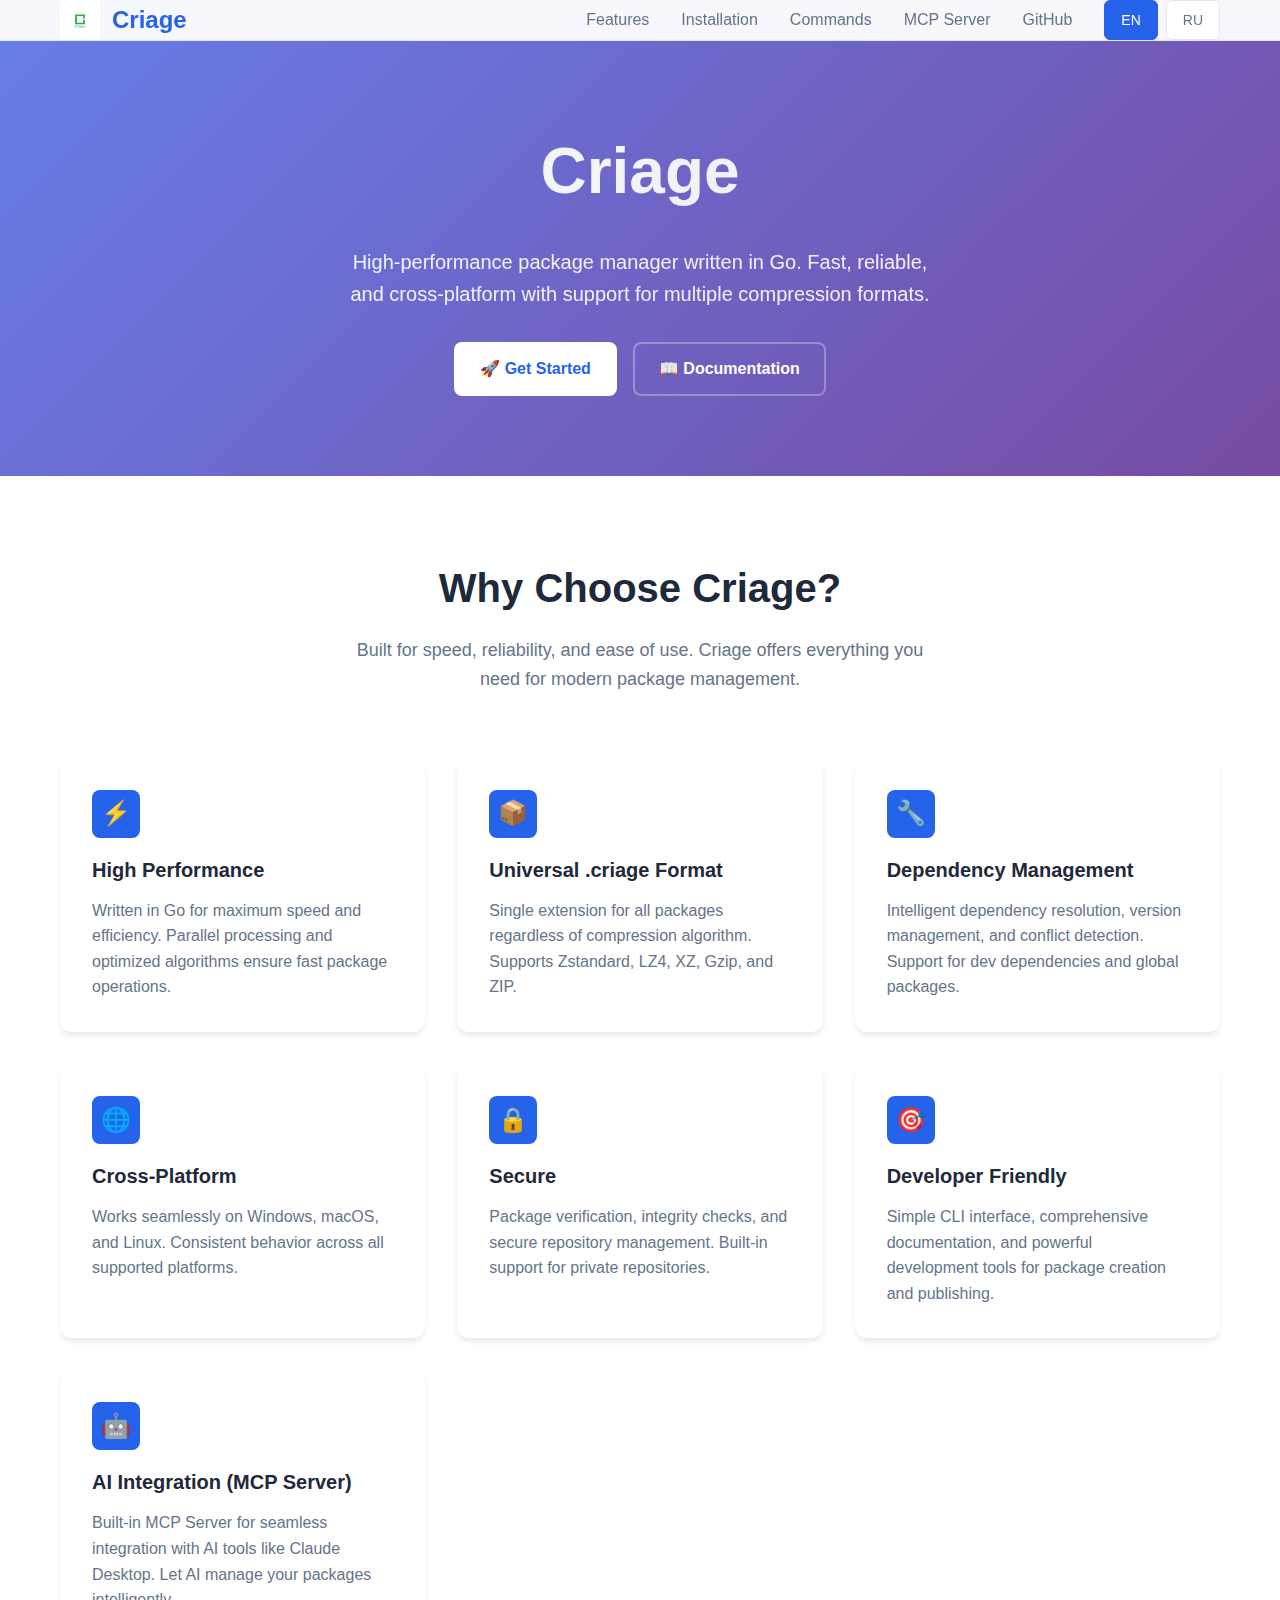
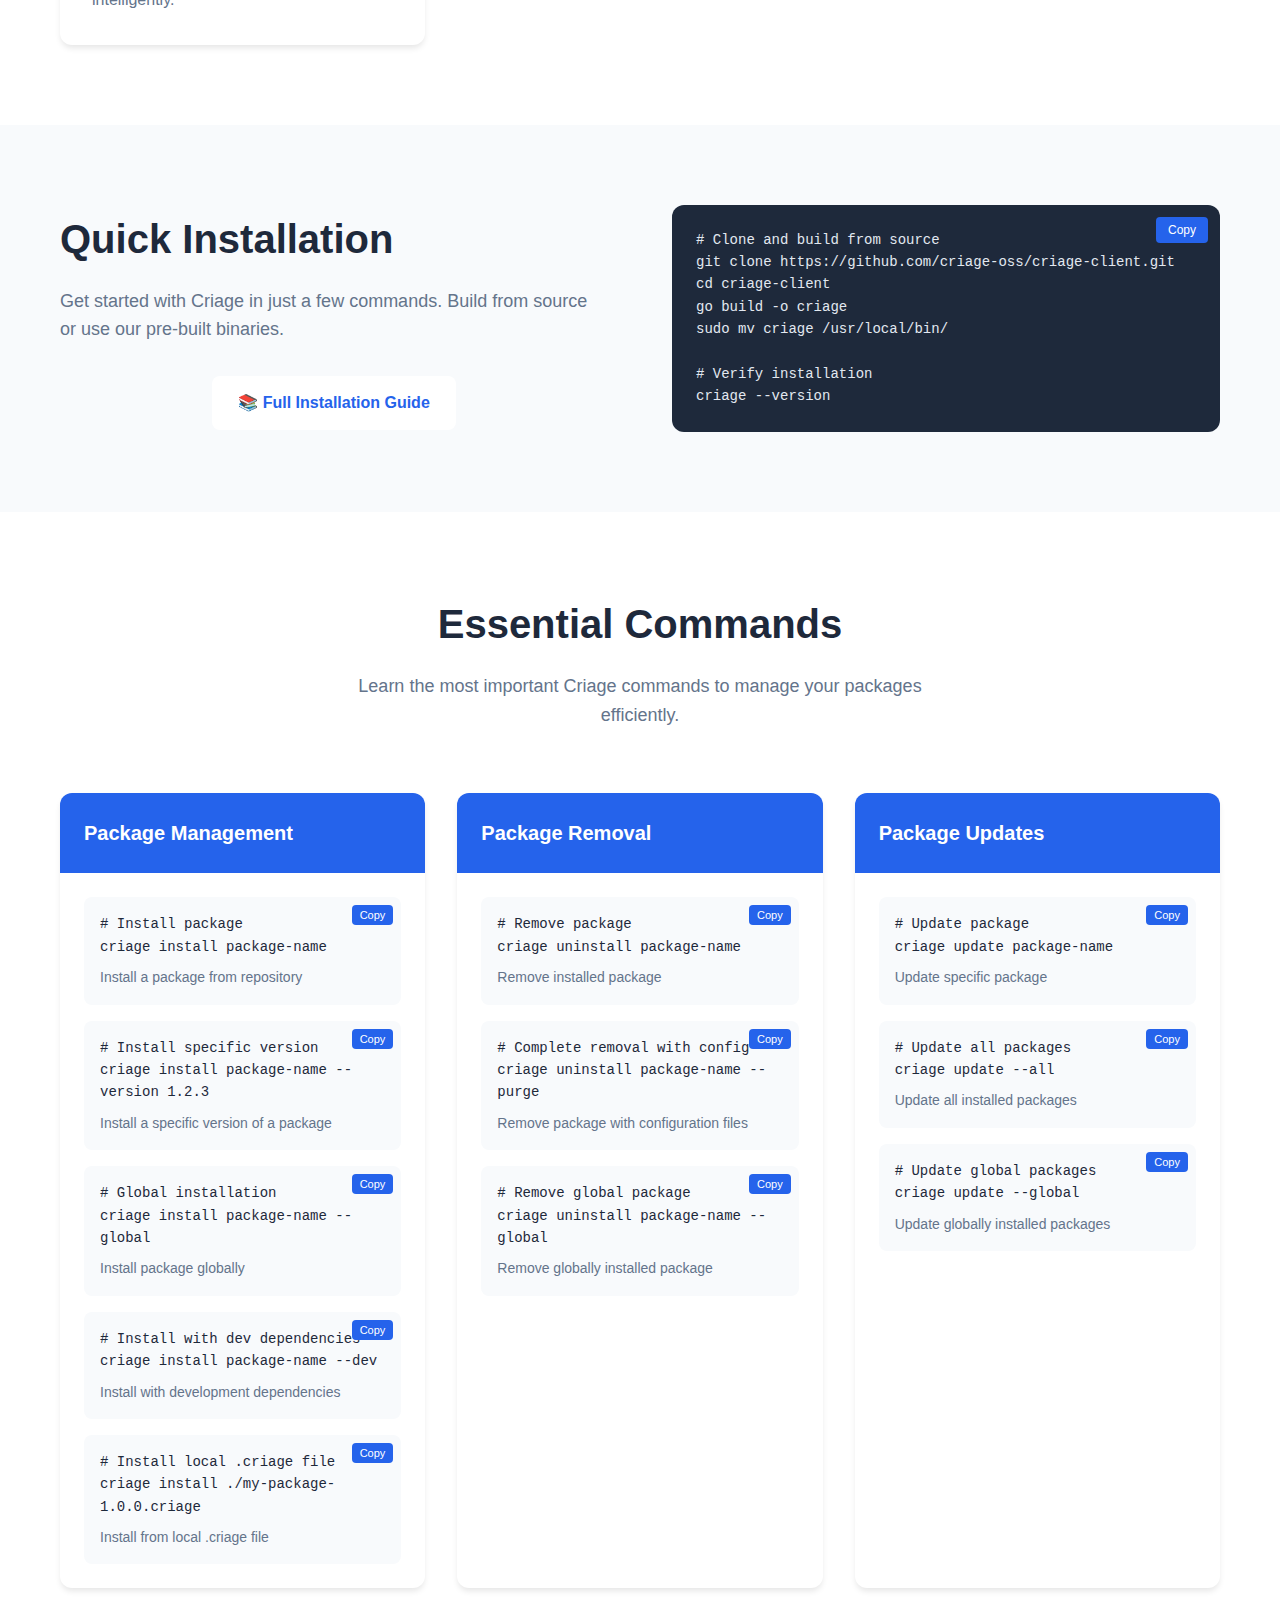
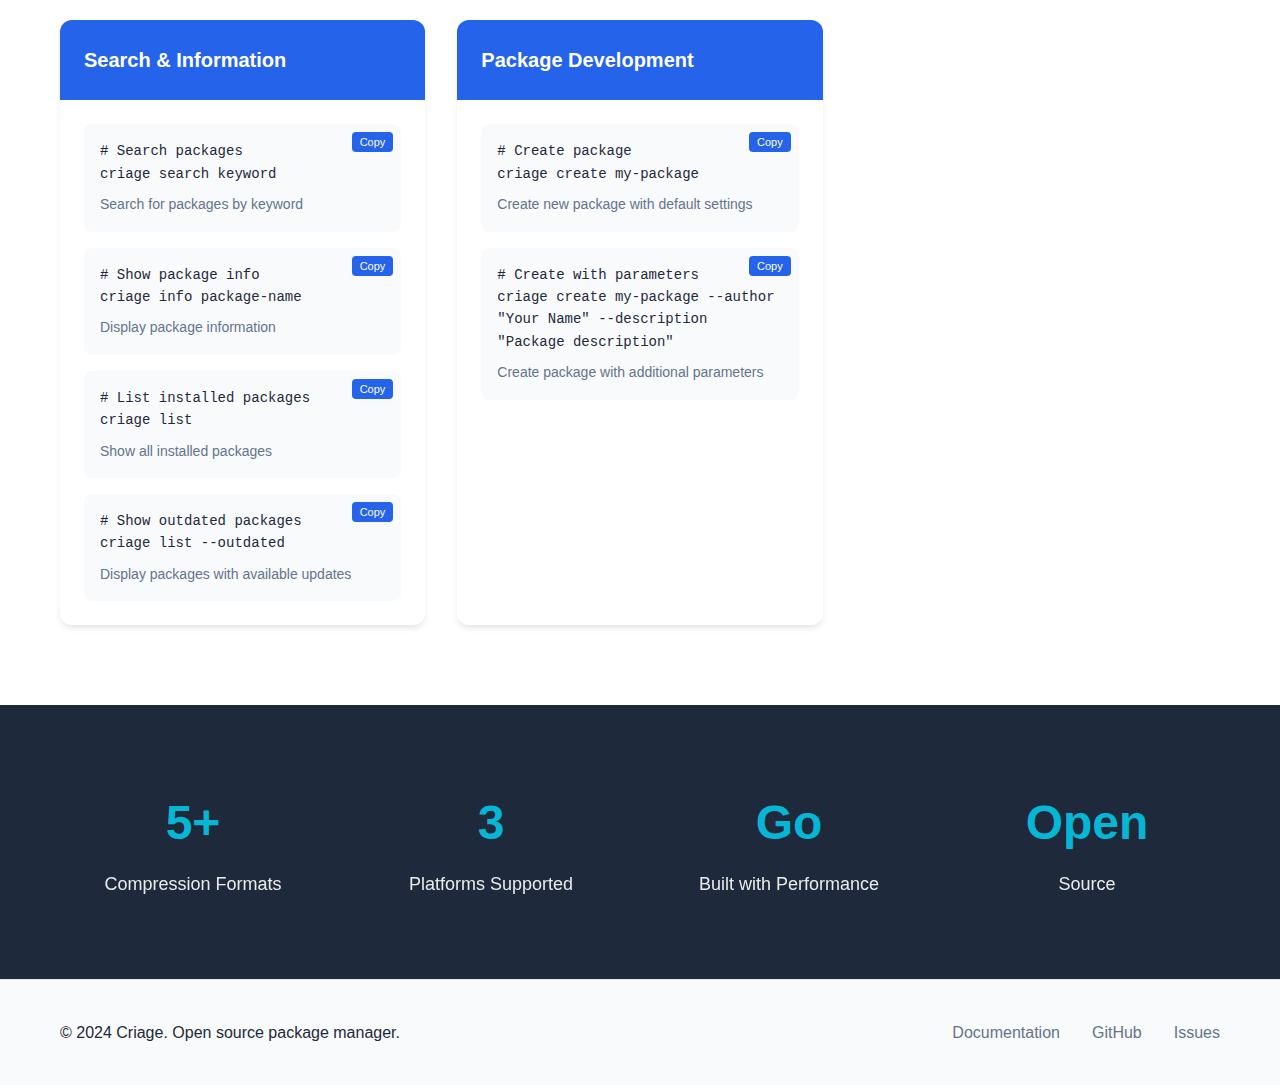
<file: docs/index.html>
<!DOCTYPE html>
<html lang="en">

<head>
    <meta charset="UTF-8">
    <meta name="viewport" content="width=device-width, initial-scale=1.0">
    <title>Criage - High-Performance Package Manager | Fast Go-Based Package Management</title>
    <meta name="description"
        content="Criage is a lightning-fast package manager written in Go with support for multiple compression formats, efficient dependency management, and seamless cross-platform compatibility. Perfect for developers who need speed and reliability.">
    <meta name="keywords"
        content="package manager, Go, Golang, dependency management, compression, cross platform, fast package manager, developer tools, software installation">
    <meta name="author" content="Criage Team">
    <meta name="robots" content="index, follow">
    <link rel="canonical" href="https://criage.ru/index.html">

    <!-- Open Graph / Facebook -->
    <meta property="og:type" content="website">
    <meta property="og:url" content="https://criage.ru/index.html">
    <meta property="og:title" content="Criage - High-Performance Package Manager">
    <meta property="og:description"
        content="Lightning-fast package manager written in Go with advanced compression support and cross-platform compatibility.">
    <meta property="og:image" content="https://criage.ru/logo.png">
    <meta property="og:site_name" content="Criage">

    <!-- Twitter -->
    <meta property="twitter:card" content="summary_large_image">
    <meta property="twitter:url" content="https://criage.ru/index.html">
    <meta property="twitter:title" content="Criage - High-Performance Package Manager">
    <meta property="twitter:description"
        content="Lightning-fast package manager written in Go with advanced compression support and cross-platform compatibility.">
    <meta property="twitter:image" content="https://criage.ru/logo.png">

    <!-- Language alternatives -->
    <link rel="alternate" hreflang="en" href="https://criage.ru/index.html">
    <link rel="alternate" hreflang="ru" href="https://criage.ru/index_ru.html">
    <link rel="alternate" hreflang="x-default" href="https://criage.ru/index.html">

    <link rel="icon" type="image/png" href="logo.png">
    <link rel="sitemap" type="application/xml" href="https://criage.ru/sitemap.xml">

    <!-- Structured Data -->
    <script type="application/ld+json">
    {
        "@context": "https://schema.org",
        "@type": "SoftwareApplication",
        "name": "Criage",
        "description": "High-performance package manager written in Go",
        "url": "https://criage.ru",
        "applicationCategory": "DeveloperApplication",
        "operatingSystem": ["Windows", "macOS", "Linux"],
        "programmingLanguage": "Go",
        "offers": {
            "@type": "Offer",
            "price": "0",
            "priceCurrency": "USD"
        }
    }
    </script>
    <style>
        :root {
            --primary-color: #2563eb;
            --primary-dark: #1d4ed8;
            --secondary-color: #64748b;
            --accent-color: #06b6d4;
            --success-color: #10b981;
            --warning-color: #f59e0b;
            --error-color: #ef4444;
            --background: #ffffff;
            --surface: #f8fafc;
            --text-primary: #1e293b;
            --text-secondary: #64748b;
            --border: #e2e8f0;
            --shadow: 0 4px 6px -1px rgba(0, 0, 0, 0.1);
            --gradient: linear-gradient(135deg, #667eea 0%, #764ba2 100%);
        }

        * {
            margin: 0;
            padding: 0;
            box-sizing: border-box;
        }

        body {
            font-family: 'Inter', -apple-system, BlinkMacSystemFont, 'Segoe UI', Roboto, sans-serif;
            line-height: 1.6;
            color: var(--text-primary);
            background: var(--background);
        }

        .container {
            max-width: 1200px;
            margin: 0 auto;
            padding: 0 20px;
        }

        /* Header */
        header {
            background: rgba(255, 255, 255, 0.95);
            backdrop-filter: blur(10px);
            border-bottom: 1px solid var(--border);
            position: fixed;
            top: 0;
            left: 0;
            right: 0;
            z-index: 1000;
        }

        nav {
            display: flex;
            align-items: center;
            justify-content: space-between;
            padding: 1rem 0;
        }

        .logo {
            display: flex;
            align-items: center;
            gap: 12px;
            font-size: 1.5rem;
            font-weight: 700;
            color: var(--primary-color);
            text-decoration: none;
        }

        .logo img {
            width: 40px;
            height: 40px;
        }

        .nav-content {
            display: flex;
            align-items: center;
            gap: 2rem;
        }

        .nav-links {
            display: flex;
            gap: 2rem;
            list-style: none;
        }

        .nav-links a {
            color: var(--text-secondary);
            text-decoration: none;
            font-weight: 500;
            transition: color 0.2s;
        }

        .nav-links a:hover {
            color: var(--primary-color);
        }

        .language-switcher {
            display: flex;
            gap: 0.5rem;
            align-items: center;
        }

        .lang-btn {
            padding: 0.5rem 1rem;
            border: 1px solid var(--border);
            background: var(--background);
            color: var(--text-secondary);
            text-decoration: none;
            border-radius: 6px;
            font-size: 0.875rem;
            font-weight: 500;
            transition: all 0.2s;
        }

        .lang-btn:hover,
        .lang-btn.active {
            background: var(--primary-color);
            color: white;
            border-color: var(--primary-color);
        }

        /* Hero Section */
        .hero {
            background: var(--gradient);
            color: white;
            padding: 120px 0 80px 0;
            text-align: center;
        }

        .hero h1 {
            font-size: 4rem;
            font-weight: 800;
            margin-bottom: 1.5rem;
            background: linear-gradient(135deg, #ffffff 0%, #e2e8f0 100%);
            -webkit-background-clip: text;
            -webkit-text-fill-color: transparent;
            background-clip: text;
        }

        .hero p {
            font-size: 1.25rem;
            margin-bottom: 2rem;
            opacity: 0.9;
            max-width: 600px;
            margin-left: auto;
            margin-right: auto;
        }

        .hero-buttons {
            display: flex;
            gap: 1rem;
            justify-content: center;
            flex-wrap: wrap;
        }

        .btn {
            display: inline-flex;
            align-items: center;
            gap: 8px;
            padding: 12px 24px;
            border-radius: 8px;
            text-decoration: none;
            font-weight: 600;
            transition: all 0.2s;
            border: 2px solid transparent;
        }

        .btn-primary {
            background: white;
            color: var(--primary-color);
        }

        .btn-primary:hover {
            background: var(--surface);
            transform: translateY(-2px);
        }

        .btn-secondary {
            background: transparent;
            color: white;
            border-color: rgba(255, 255, 255, 0.3);
        }

        .btn-secondary:hover {
            background: rgba(255, 255, 255, 0.1);
            border-color: white;
        }

        /* Features Section */
        .features {
            padding: 80px 0;
        }

        .section-title {
            text-align: center;
            margin-bottom: 4rem;
        }

        .section-title h2 {
            font-size: 2.5rem;
            font-weight: 700;
            margin-bottom: 1rem;
            color: var(--text-primary);
        }

        .section-title p {
            font-size: 1.125rem;
            color: var(--text-secondary);
            max-width: 600px;
            margin: 0 auto;
        }

        .features-grid {
            display: grid;
            grid-template-columns: repeat(auto-fit, minmax(300px, 1fr));
            gap: 2rem;
        }

        .feature-card {
            background: white;
            padding: 2rem;
            border-radius: 12px;
            box-shadow: var(--shadow);
            transition: transform 0.2s, box-shadow 0.2s;
        }

        .feature-card:hover {
            transform: translateY(-4px);
            box-shadow: 0 12px 24px -4px rgba(0, 0, 0, 0.15);
        }

        .feature-icon {
            width: 48px;
            height: 48px;
            background: var(--primary-color);
            border-radius: 8px;
            display: flex;
            align-items: center;
            justify-content: center;
            margin-bottom: 1rem;
            font-size: 1.5rem;
        }

        .feature-card h3 {
            font-size: 1.25rem;
            font-weight: 600;
            margin-bottom: 0.75rem;
            color: var(--text-primary);
        }

        .feature-card p {
            color: var(--text-secondary);
        }

        /* Installation Section */
        .installation {
            background: var(--surface);
            padding: 80px 0;
        }

        .installation-content {
            display: grid;
            grid-template-columns: 1fr 1fr;
            gap: 4rem;
            align-items: center;
        }

        .installation-text h2 {
            font-size: 2.5rem;
            font-weight: 700;
            margin-bottom: 1rem;
            color: var(--text-primary);
        }

        .installation-text p {
            font-size: 1.125rem;
            color: var(--text-secondary);
            margin-bottom: 2rem;
        }

        .code-snippet {
            background: #1e293b;
            color: #e2e8f0;
            padding: 1.5rem;
            border-radius: 12px;
            font-family: 'Monaco', 'Menlo', 'Ubuntu Mono', monospace;
            font-size: 14px;
            position: relative;
            overflow-x: auto;
        }

        .copy-code {
            position: absolute;
            top: 12px;
            right: 12px;
            background: var(--primary-color);
            color: white;
            border: none;
            padding: 6px 12px;
            border-radius: 4px;
            font-size: 12px;
            cursor: pointer;
            transition: background 0.2s;
        }

        .copy-code:hover {
            background: var(--primary-dark);
        }

        /* Commands Section */
        .commands {
            padding: 80px 0;
        }

        .commands-grid {
            display: grid;
            grid-template-columns: repeat(auto-fit, minmax(350px, 1fr));
            gap: 2rem;
        }

        .command-category {
            background: white;
            border-radius: 12px;
            overflow: hidden;
            box-shadow: var(--shadow);
        }

        .command-header {
            background: var(--primary-color);
            color: white;
            padding: 1.5rem;
        }

        .command-header h3 {
            font-size: 1.25rem;
            font-weight: 600;
        }

        .command-list {
            padding: 1.5rem;
        }

        .command-item {
            background: var(--surface);
            padding: 1rem;
            border-radius: 8px;
            margin-bottom: 1rem;
            position: relative;
        }

        .command-item:last-child {
            margin-bottom: 0;
        }

        .command-code {
            font-family: 'Monaco', 'Menlo', 'Ubuntu Mono', monospace;
            font-size: 14px;
            color: var(--text-primary);
            margin-bottom: 0.5rem;
        }

        .command-desc {
            font-size: 0.875rem;
            color: var(--text-secondary);
        }

        .copy-btn {
            position: absolute;
            top: 8px;
            right: 8px;
            background: var(--primary-color);
            color: white;
            border: none;
            padding: 4px 8px;
            border-radius: 4px;
            font-size: 11px;
            cursor: pointer;
            transition: background 0.2s;
        }

        .copy-btn:hover {
            background: var(--primary-dark);
        }

        /* Stats Section */
        .stats {
            background: var(--text-primary);
            color: white;
            padding: 80px 0;
        }

        .stats-grid {
            display: grid;
            grid-template-columns: repeat(auto-fit, minmax(200px, 1fr));
            gap: 2rem;
            text-align: center;
        }

        .stat-item h3 {
            font-size: 3rem;
            font-weight: 800;
            margin-bottom: 0.5rem;
            color: var(--accent-color);
        }

        .stat-item p {
            font-size: 1.125rem;
            opacity: 0.9;
        }

        /* Footer */
        footer {
            background: var(--surface);
            padding: 40px 0;
            text-align: center;
            border-top: 1px solid var(--border);
        }

        .footer-content {
            display: flex;
            justify-content: space-between;
            align-items: center;
            flex-wrap: wrap;
            gap: 1rem;
        }

        .footer-links {
            display: flex;
            gap: 2rem;
            list-style: none;
        }

        .footer-links a {
            color: var(--text-secondary);
            text-decoration: none;
            transition: color 0.2s;
        }

        .footer-links a:hover {
            color: var(--primary-color);
        }

        /* Responsive */
        @media (max-width: 768px) {
            .hero h1 {
                font-size: 2.5rem;
            }

            .installation-content {
                grid-template-columns: 1fr;
                gap: 2rem;
            }

            .nav-links {
                display: none;
            }

            .nav-content {
                gap: 1rem;
            }

            .hero-buttons {
                flex-direction: column;
                align-items: center;
            }

            .footer-content {
                flex-direction: column;
                text-align: center;
            }
        }

        /* Animations */
        @keyframes fadeInUp {
            from {
                opacity: 0;
                transform: translateY(30px);
            }

            to {
                opacity: 1;
                transform: translateY(0);
            }
        }

        .animate-on-scroll {
            animation: fadeInUp 0.6s ease-out;
        }
    </style>
</head>

<body>
    <!-- Header -->
    <header>
        <nav class="container">
            <a href="index.html" class="logo">
                <img src="logo.png" alt="Criage Logo">
                Criage
            </a>
            <div class="nav-content">
                <ul class="nav-links">
                    <li><a href="#features">Features</a></li>
                    <li><a href="#installation">Installation</a></li>
                    <li><a href="#commands">Commands</a></li>
                    <li><a href="mcp-server.html">MCP Server</a></li>
                    <li><a href="https://github.com/criage-oss/criage-client" target="_blank">GitHub</a></li>
                </ul>
                <div class="language-switcher">
                    <a href="index.html" class="lang-btn active">EN</a>
                    <a href="index_ru.html" class="lang-btn">RU</a>
                </div>
            </div>
        </nav>
    </header>

    <!-- Hero Section -->
    <section class="hero">
        <div class="container">
            <h1>Criage</h1>
            <p>High-performance package manager written in Go. Fast, reliable, and cross-platform with support for
                multiple compression formats.</p>
            <div class="hero-buttons">
                <a href="#installation" class="btn btn-primary">
                    🚀 Get Started
                </a>
                <a href="docs.html" class="btn btn-secondary">
                    📖 Documentation
                </a>
            </div>
        </div>
    </section>

    <!-- Features Section -->
    <section id="features" class="features">
        <div class="container">
            <div class="section-title">
                <h2>Why Choose Criage?</h2>
                <p>Built for speed, reliability, and ease of use. Criage offers everything you need for modern package
                    management.</p>
            </div>
            <div class="features-grid">
                <div class="feature-card">
                    <div class="feature-icon">⚡</div>
                    <h3>High Performance</h3>
                    <p>Written in Go for maximum speed and efficiency. Parallel processing and optimized algorithms
                        ensure fast package operations.</p>
                </div>
                <div class="feature-card">
                    <div class="feature-icon">📦</div>
                    <h3>Universal .criage Format</h3>
                    <p>Single extension for all packages regardless of compression algorithm. Supports Zstandard, LZ4,
                        XZ, Gzip, and ZIP.</p>
                </div>
                <div class="feature-card">
                    <div class="feature-icon">🔧</div>
                    <h3>Dependency Management</h3>
                    <p>Intelligent dependency resolution, version management, and conflict detection. Support for dev
                        dependencies and global packages.</p>
                </div>
                <div class="feature-card">
                    <div class="feature-icon">🌐</div>
                    <h3>Cross-Platform</h3>
                    <p>Works seamlessly on Windows, macOS, and Linux. Consistent behavior across all supported
                        platforms.</p>
                </div>
                <div class="feature-card">
                    <div class="feature-icon">🔒</div>
                    <h3>Secure</h3>
                    <p>Package verification, integrity checks, and secure repository management. Built-in support for
                        private repositories.</p>
                </div>
                <div class="feature-card">
                    <div class="feature-icon">🎯</div>
                    <h3>Developer Friendly</h3>
                    <p>Simple CLI interface, comprehensive documentation, and powerful development tools for package
                        creation and publishing.</p>
                </div>
                <div class="feature-card">
                    <div class="feature-icon">🤖</div>
                    <h3>AI Integration (MCP Server)</h3>
                    <p>Built-in MCP Server for seamless integration with AI tools like Claude Desktop. Let AI manage
                        your packages intelligently.</p>
                </div>
            </div>
        </div>
    </section>

    <!-- Installation Section -->
    <section id="installation" class="installation">
        <div class="container">
            <div class="installation-content">
                <div class="installation-text">
                    <h2>Quick Installation</h2>
                    <p>Get started with Criage in just a few commands. Build from source or use our pre-built binaries.
                    </p>
                    <div class="hero-buttons">
                        <a href="docs.html#installation" class="btn btn-primary">
                            📚 Full Installation Guide
                        </a>
                    </div>
                </div>
                <div class="code-snippet">
                    <button class="copy-code" onclick="copyToClipboard(this)">Copy</button>
                    <pre># Clone and build from source
git clone https://github.com/criage-oss/criage-client.git
cd criage-client
go build -o criage
sudo mv criage /usr/local/bin/

# Verify installation
criage --version</pre>
                </div>
            </div>
        </div>
    </section>

    <!-- Commands Section -->
    <section id="commands" class="commands">
        <div class="container">
            <div class="section-title">
                <h2>Essential Commands</h2>
                <p>Learn the most important Criage commands to manage your packages efficiently.</p>
            </div>
            <div class="commands-grid">
                <div class="command-category">
                    <div class="command-header">
                        <h3>Package Management</h3>
                    </div>
                    <div class="command-list">
                        <div class="command-item">
                            <button class="copy-btn" onclick="copyToClipboard(this)">Copy</button>
                            <div class="command-code"># Install package<br>criage install package-name</div>
                            <div class="command-desc">Install a package from repository</div>
                        </div>
                        <div class="command-item">
                            <button class="copy-btn" onclick="copyToClipboard(this)">Copy</button>
                            <div class="command-code"># Install specific version<br>criage install package-name
                                --version 1.2.3</div>
                            <div class="command-desc">Install a specific version of a package</div>
                        </div>
                        <div class="command-item">
                            <button class="copy-btn" onclick="copyToClipboard(this)">Copy</button>
                            <div class="command-code"># Global installation<br>criage install package-name --global
                            </div>
                            <div class="command-desc">Install package globally</div>
                        </div>
                        <div class="command-item">
                            <button class="copy-btn" onclick="copyToClipboard(this)">Copy</button>
                            <div class="command-code"># Install with dev dependencies<br>criage install package-name
                                --dev</div>
                            <div class="command-desc">Install with development dependencies</div>
                        </div>
                        <div class="command-item">
                            <button class="copy-btn" onclick="copyToClipboard(this)">Copy</button>
                            <div class="command-code"># Install local .criage file<br>criage install
                                ./my-package-1.0.0.criage</div>
                            <div class="command-desc">Install from local .criage file</div>
                        </div>
                    </div>
                </div>

                <div class="command-category">
                    <div class="command-header">
                        <h3>Package Removal</h3>
                    </div>
                    <div class="command-list">
                        <div class="command-item">
                            <button class="copy-btn" onclick="copyToClipboard(this)">Copy</button>
                            <div class="command-code"># Remove package<br>criage uninstall package-name</div>
                            <div class="command-desc">Remove installed package</div>
                        </div>
                        <div class="command-item">
                            <button class="copy-btn" onclick="copyToClipboard(this)">Copy</button>
                            <div class="command-code"># Complete removal with config<br>criage uninstall package-name
                                --purge</div>
                            <div class="command-desc">Remove package with configuration files</div>
                        </div>
                        <div class="command-item">
                            <button class="copy-btn" onclick="copyToClipboard(this)">Copy</button>
                            <div class="command-code"># Remove global package<br>criage uninstall package-name --global
                            </div>
                            <div class="command-desc">Remove globally installed package</div>
                        </div>
                    </div>
                </div>

                <div class="command-category">
                    <div class="command-header">
                        <h3>Package Updates</h3>
                    </div>
                    <div class="command-list">
                        <div class="command-item">
                            <button class="copy-btn" onclick="copyToClipboard(this)">Copy</button>
                            <div class="command-code"># Update package<br>criage update package-name</div>
                            <div class="command-desc">Update specific package</div>
                        </div>
                        <div class="command-item">
                            <button class="copy-btn" onclick="copyToClipboard(this)">Copy</button>
                            <div class="command-code"># Update all packages<br>criage update --all</div>
                            <div class="command-desc">Update all installed packages</div>
                        </div>
                        <div class="command-item">
                            <button class="copy-btn" onclick="copyToClipboard(this)">Copy</button>
                            <div class="command-code"># Update global packages<br>criage update --global</div>
                            <div class="command-desc">Update globally installed packages</div>
                        </div>
                    </div>
                </div>

                <div class="command-category">
                    <div class="command-header">
                        <h3>Search & Information</h3>
                    </div>
                    <div class="command-list">
                        <div class="command-item">
                            <button class="copy-btn" onclick="copyToClipboard(this)">Copy</button>
                            <div class="command-code"># Search packages<br>criage search keyword</div>
                            <div class="command-desc">Search for packages by keyword</div>
                        </div>
                        <div class="command-item">
                            <button class="copy-btn" onclick="copyToClipboard(this)">Copy</button>
                            <div class="command-code"># Show package info<br>criage info package-name</div>
                            <div class="command-desc">Display package information</div>
                        </div>
                        <div class="command-item">
                            <button class="copy-btn" onclick="copyToClipboard(this)">Copy</button>
                            <div class="command-code"># List installed packages<br>criage list</div>
                            <div class="command-desc">Show all installed packages</div>
                        </div>
                        <div class="command-item">
                            <button class="copy-btn" onclick="copyToClipboard(this)">Copy</button>
                            <div class="command-code"># Show outdated packages<br>criage list --outdated</div>
                            <div class="command-desc">Display packages with available updates</div>
                        </div>
                    </div>
                </div>

                <div class="command-category">
                    <div class="command-header">
                        <h3>Package Development</h3>
                    </div>
                    <div class="command-list">
                        <div class="command-item">
                            <button class="copy-btn" onclick="copyToClipboard(this)">Copy</button>
                            <div class="command-code"># Create package<br>criage create my-package</div>
                            <div class="command-desc">Create new package with default settings</div>
                        </div>
                        <div class="command-item">
                            <button class="copy-btn" onclick="copyToClipboard(this)">Copy</button>
                            <div class="command-code"># Create with parameters<br>criage create my-package --author
                                "Your Name" --description "Package description"</div>
                            <div class="command-desc">Create package with additional parameters</div>
                        </div>
                    </div>
                </div>
            </div>
        </div>
    </section>

    <!-- Stats Section -->
    <section class="stats">
        <div class="container">
            <div class="stats-grid">
                <div class="stat-item">
                    <h3>5+</h3>
                    <p>Compression Formats</p>
                </div>
                <div class="stat-item">
                    <h3>3</h3>
                    <p>Platforms Supported</p>
                </div>
                <div class="stat-item">
                    <h3>Go</h3>
                    <p>Built with Performance</p>
                </div>
                <div class="stat-item">
                    <h3>Open</h3>
                    <p>Source</p>
                </div>
            </div>
        </div>
    </section>

    <!-- Footer -->
    <footer>
        <div class="container">
            <div class="footer-content">
                <p>&copy; 2024 Criage. Open source package manager.</p>
                <ul class="footer-links">
                    <li><a href="docs.html">Documentation</a></li>
                    <li><a href="https://github.com/criage-oss/criage-client" target="_blank">GitHub</a></li>
                    <li><a href="https://github.com/criage-oss/criage-client/issues" target="_blank">Issues</a></li>
                </ul>
            </div>
        </div>
    </footer>

    <script>
        // Copy to clipboard functionality
        function copyToClipboard(btn) {
            const parent = btn.parentElement;
            let text = '';

            if (parent.classList.contains('code-snippet')) {
                text = parent.querySelector('pre').textContent.trim();
            } else if (parent.classList.contains('command-item')) {
                const codeDiv = parent.querySelector('.command-code');
                text = codeDiv.textContent.replace(/^#\s*/, '').replace(/\n/g, '').trim();
            }

            navigator.clipboard.writeText(text).then(() => {
                const originalText = btn.textContent;
                btn.textContent = 'Copied!';
                setTimeout(() => {
                    btn.textContent = originalText;
                }, 2000);
            });
        }

        // Smooth scrolling for anchor links
        document.querySelectorAll('a[href^="#"]').forEach(anchor => {
            anchor.addEventListener('click', function (e) {
                e.preventDefault();
                const target = document.querySelector(this.getAttribute('href'));
                if (target) {
                    target.scrollIntoView({
                        behavior: 'smooth',
                        block: 'start'
                    });
                }
            });
        });

        // Add scroll animations
        const observerOptions = {
            threshold: 0.1,
            rootMargin: '0px 0px -50px 0px'
        };

        const observer = new IntersectionObserver((entries) => {
            entries.forEach(entry => {
                if (entry.isIntersecting) {
                    entry.target.classList.add('animate-on-scroll');
                }
            });
        }, observerOptions);

        // Observe all feature cards and command categories
        document.querySelectorAll('.feature-card, .command-category').forEach(el => {
            observer.observe(el);
        });
    </script>
</body>

</html>
</file>
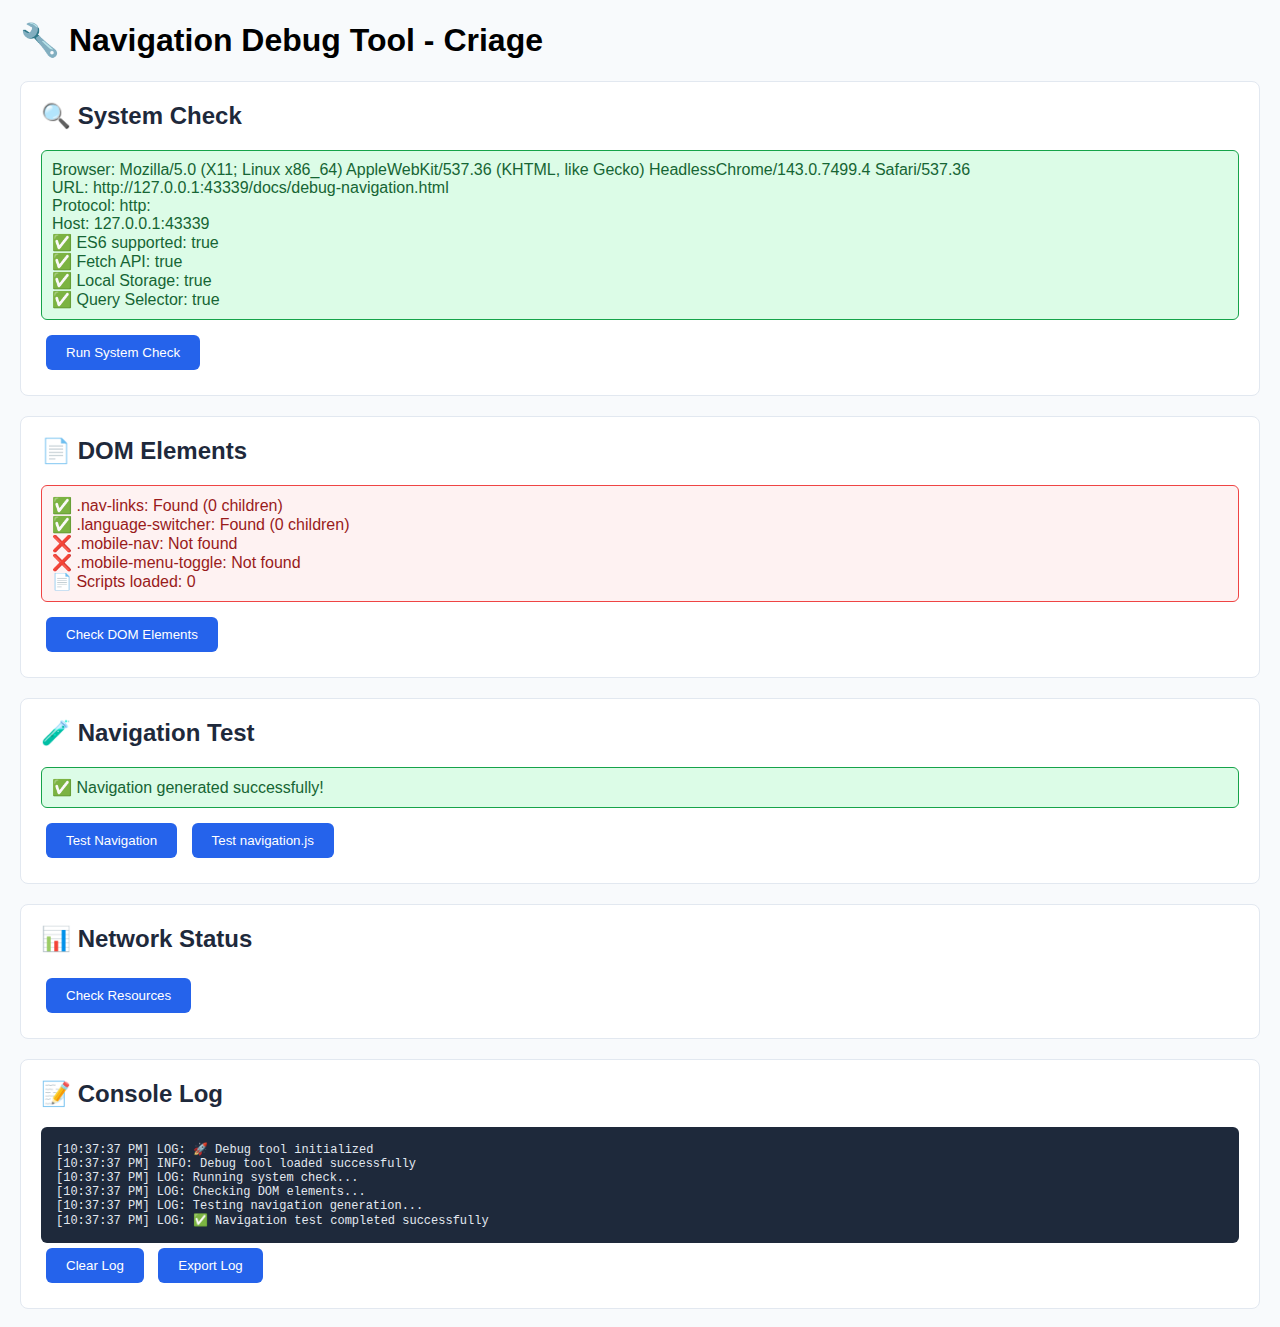
<file: docs/debug-navigation.html>
<!DOCTYPE html>
<html lang="en">
<head>
    <meta charset="UTF-8">
    <meta name="viewport" content="width=device-width, initial-scale=1.0">
    <title>Navigation Debug - Criage</title>
    <style>
        body {
            font-family: -apple-system, BlinkMacSystemFont, 'Segoe UI', Roboto, sans-serif;
            margin: 20px;
            background: #f8fafc;
        }
        
        .debug-section {
            background: white;
            padding: 20px;
            margin: 20px 0;
            border-radius: 8px;
            border: 1px solid #e2e8f0;
        }
        
        .debug-section h2 {
            color: #1e293b;
            margin-top: 0;
        }
        
        .status {
            padding: 10px;
            border-radius: 6px;
            margin: 10px 0;
        }
        
        .status.success {
            background: #dcfce7;
            color: #166534;
            border: 1px solid #16a34a;
        }
        
        .status.error {
            background: #fef2f2;
            color: #991b1b;
            border: 1px solid #ef4444;
        }
        
        .status.warning {
            background: #fefce8;
            color: #854d0e;
            border: 1px solid #eab308;
        }
        
        .log-output {
            background: #1e293b;
            color: #e2e8f0;
            padding: 15px;
            border-radius: 6px;
            font-family: 'Monaco', 'Menlo', monospace;
            font-size: 12px;
            max-height: 300px;
            overflow-y: auto;
            white-space: pre-wrap;
        }
        
        button {
            background: #2563eb;
            color: white;
            border: none;
            padding: 10px 20px;
            border-radius: 6px;
            cursor: pointer;
            margin: 5px;
        }
        
        button:hover {
            background: #1d4ed8;
        }

        /* Стили навигации для тестирования */
        .nav-link {
            display: inline-flex;
            align-items: center;
            gap: 0.5rem;
            color: #64748b;
            text-decoration: none;
            font-weight: 500;
            padding: 0.75rem 1rem;
            border-radius: 8px;
            transition: all 0.2s ease;
            position: relative;
            background: transparent;
            margin: 0 0.25rem;
        }

        .nav-link:hover {
            color: #2563eb;
            background: rgba(37, 99, 235, 0.1);
            transform: translateY(-1px);
        }

        .nav-link.active {
            color: #2563eb;
            background: rgba(37, 99, 235, 0.1);
            font-weight: 600;
        }

        .nav-link.active::after {
            content: '';
            position: absolute;
            bottom: -2px;
            left: 50%;
            transform: translateX(-50%);
            width: 20px;
            height: 2px;
            background: #2563eb;
            border-radius: 1px;
        }

        .github-link {
            background: #1e293b;
            color: white;
            font-weight: 600;
        }

        .github-link:hover {
            background: #2563eb;
            color: white;
            transform: translateY(-1px);
            box-shadow: 0 4px 12px rgba(37, 99, 235, 0.3);
        }

        .github-link svg {
            width: 16px;
            height: 16px;
        }

        .nav-links {
            display: flex;
            gap: 0.5rem;
            list-style: none;
            align-items: center;
            padding: 20px;
            background: white;
            border-radius: 8px;
            border: 1px solid #e2e8f0;
            margin: 20px 0;
        }

        .lang-btn {
            padding: 0.5rem 1rem;
            border: 1px solid #e2e8f0;
            background: #ffffff;
            color: #64748b;
            text-decoration: none;
            border-radius: 6px;
            font-size: 0.875rem;
            font-weight: 500;
            transition: all 0.2s;
            margin: 0 0.25rem;
        }

        .lang-btn:hover,
        .lang-btn.active {
            background: #2563eb;
            color: white;
            border-color: #2563eb;
        }

        .language-switcher {
            display: flex;
            gap: 0.5rem;
            align-items: center;
            padding: 20px;
        }
    </style>
</head>
<body>
    <h1>🔧 Navigation Debug Tool - Criage</h1>
    
    <div class="debug-section">
        <h2>🔍 System Check</h2>
        <div id="systemStatus"></div>
        <button onclick="runSystemCheck()">Run System Check</button>
    </div>

    <div class="debug-section">
        <h2>📄 DOM Elements</h2>
        <div id="domStatus"></div>
        <button onclick="checkDOMElements()">Check DOM Elements</button>
    </div>

    <div class="debug-section">
        <h2>🧪 Navigation Test</h2>
        <div id="navTestArea">
            <ul class="nav-links" id="testNavigation">
                <!-- Navigation will be populated here -->
            </ul>
            <div class="language-switcher" id="testLanguageSwitcher">
                <!-- Language switcher will be populated here -->
            </div>
        </div>
        <button onclick="testNavigation()">Test Navigation</button>
        <button onclick="testNavigationJS()">Test navigation.js</button>
    </div>

    <div class="debug-section">
        <h2>📊 Network Status</h2>
        <div id="networkStatus"></div>
        <button onclick="checkNetworkResources()">Check Resources</button>
    </div>

    <div class="debug-section">
        <h2>📝 Console Log</h2>
        <div class="log-output" id="consoleLog"></div>
        <button onclick="clearLog()">Clear Log</button>
        <button onclick="exportLog()">Export Log</button>
    </div>

    <script>
        let logMessages = [];

        // Перехватываем console.log для отображения
        const originalLog = console.log;
        const originalError = console.error;
        const originalWarn = console.warn;

        function addToLog(type, message) {
            const timestamp = new Date().toLocaleTimeString();
            const logMessage = `[${timestamp}] ${type.toUpperCase()}: ${message}`;
            logMessages.push(logMessage);
            updateLogDisplay();
        }

        console.log = function(...args) {
            originalLog.apply(console, args);
            addToLog('log', args.join(' '));
        };

        console.error = function(...args) {
            originalError.apply(console, args);
            addToLog('error', args.join(' '));
        };

        console.warn = function(...args) {
            originalWarn.apply(console, args);
            addToLog('warn', args.join(' '));
        };

        function updateLogDisplay() {
            const logElement = document.getElementById('consoleLog');
            logElement.textContent = logMessages.slice(-50).join('\n');
            logElement.scrollTop = logElement.scrollHeight;
        }

        function clearLog() {
            logMessages = [];
            updateLogDisplay();
        }

        function exportLog() {
            const blob = new Blob([logMessages.join('\n')], { type: 'text/plain' });
            const url = URL.createObjectURL(blob);
            const a = document.createElement('a');
            a.href = url;
            a.download = 'criage-navigation-debug.log';
            a.click();
            URL.revokeObjectURL(url);
        }

        function setStatus(elementId, message, type = 'success') {
            const element = document.getElementById(elementId);
            element.innerHTML = `<div class="status ${type}">${message}</div>`;
        }

        function runSystemCheck() {
            console.log('Running system check...');
            let results = [];

            // Check browser
            results.push(`Browser: ${navigator.userAgent}`);
            results.push(`URL: ${window.location.href}`);
            results.push(`Protocol: ${window.location.protocol}`);
            results.push(`Host: ${window.location.host}`);

            // Check JavaScript features
            try {
                results.push(`✅ ES6 supported: ${typeof Promise !== 'undefined'}`);
                results.push(`✅ Fetch API: ${typeof fetch !== 'undefined'}`);
                results.push(`✅ Local Storage: ${typeof localStorage !== 'undefined'}`);
                results.push(`✅ Query Selector: ${typeof document.querySelector !== 'undefined'}`);
            } catch (e) {
                results.push(`❌ JavaScript error: ${e.message}`);
            }

            setStatus('systemStatus', results.join('<br>'), 'success');
        }

        function checkDOMElements() {
            console.log('Checking DOM elements...');
            let results = [];

            const elements = [
                '.nav-links',
                '.language-switcher', 
                '.mobile-nav',
                '.mobile-menu-toggle'
            ];

            elements.forEach(selector => {
                const element = document.querySelector(selector);
                if (element) {
                    results.push(`✅ ${selector}: Found (${element.children.length} children)`);
                } else {
                    results.push(`❌ ${selector}: Not found`);
                }
            });

            // Check scripts
            const scripts = document.querySelectorAll('script[src]');
            results.push(`📄 Scripts loaded: ${scripts.length}`);
            scripts.forEach(script => {
                results.push(`   - ${script.src}`);
            });

            setStatus('domStatus', results.join('<br>'), results.some(r => r.includes('❌')) ? 'error' : 'success');
        }

        function testNavigation() {
            console.log('Testing navigation generation...');
            
            const navLinks = document.getElementById('testNavigation');
            const langSwitcher = document.getElementById('testLanguageSwitcher');

            // Clear existing content
            navLinks.innerHTML = '';
            langSwitcher.innerHTML = '';

            try {
                // Generate navigation manually
                const isRussian = window.location.pathname.includes('_ru') || window.location.pathname.includes('debug');
                const links = isRussian ? [
                    '<li><a href="index_ru.html" class="nav-link">Главная</a></li>',
                    '<li><a href="docs_ru.html" class="nav-link">Документация клиента</a></li>',
                    '<li><a href="repository-server_ru.html" class="nav-link">Сервер репозитория</a></li>',
                    '<li><a href="mcp-server_ru.html" class="nav-link">MCP Server</a></li>',
                    '<li><a href="cicd-examples_ru.html" class="nav-link">Примеры CI/CD</a></li>',
                    '<li><a href="https://github.com/criage-oss/criage-client" target="_blank" class="nav-link github-link"><svg width="16" height="16" viewBox="0 0 24 24" fill="currentColor"><path d="M12 0c-6.626 0-12 5.373-12 12 0 5.302 3.438 9.8 8.207 11.387.599.111.793-.261.793-.577v-2.234c-3.338.726-4.033-1.416-4.033-1.416-.546-1.387-1.333-1.756-1.333-1.756-1.089-.745.083-.729.083-.729 1.205.084 1.839 1.237 1.839 1.237 1.07 1.834 2.807 1.304 3.492.997.107-.775.418-1.305.762-1.604-2.665-.305-5.467-1.334-5.467-5.931 0-1.311.469-2.381 1.236-3.221-.124-.303-.535-1.524.117-3.176 0 0 1.008-.322 3.301 1.23.957-.266 1.983-.399 3.003-.404 1.02.005 2.047.138 3.006.404 2.291-1.552 3.297-1.23 3.297-1.23.653 1.653.242 2.874.118 3.176.77.84 1.235 1.911 1.235 3.221 0 4.609-2.807 5.624-5.479 5.921.43.372.823 1.102.823 2.222v3.293c0 .319.192.694.801.576 4.765-1.589 8.199-6.086 8.199-11.386 0-6.627-5.373-12-12-12z"/></svg>GitHub</a></li>'
                ] : [
                    '<li><a href="index.html" class="nav-link">Home</a></li>',
                    '<li><a href="docs.html" class="nav-link">Client Docs</a></li>',
                    '<li><a href="repository-server.html" class="nav-link">Repository Server</a></li>',
                    '<li><a href="mcp-server.html" class="nav-link">MCP Server</a></li>',
                    '<li><a href="cicd-examples.html" class="nav-link">CI/CD Examples</a></li>',
                    '<li><a href="https://github.com/criage-oss/criage-client" target="_blank" class="nav-link github-link"><svg width="16" height="16" viewBox="0 0 24 24" fill="currentColor"><path d="M12 0c-6.626 0-12 5.373-12 12 0 5.302 3.438 9.8 8.207 11.387.599.111.793-.261.793-.577v-2.234c-3.338.726-4.033-1.416-4.033-1.416-.546-1.387-1.333-1.756-1.333-1.756-1.089-.745.083-.729.083-.729 1.205.084 1.839 1.237 1.839 1.237 1.07 1.834 2.807 1.304 3.492.997.107-.775.418-1.305.762-1.604-2.665-.305-5.467-1.334-5.467-5.931 0-1.311.469-2.381 1.236-3.221-.124-.303-.535-1.524.117-3.176 0 0 1.008-.322 3.301 1.23.957-.266 1.983-.399 3.003-.404 1.02.005 2.047.138 3.006.404 2.291-1.552 3.297-1.23 3.297-1.23.653 1.653.242 2.874.118 3.176.77.84 1.235 1.911 1.235 3.221 0 4.609-2.807 5.624-5.479 5.921.43.372.823 1.102.823 2.222v3.293c0 .319.192.694.801.576 4.765-1.589 8.199-6.086 8.199-11.386 0-6.627-5.373-12-12-12z"/></svg>GitHub</a></li>'
                ];

                navLinks.innerHTML = links.join('');

                // Language switcher
                const currentHref = isRussian ? 'debug-navigation.html' : 'debug-navigation.html';
                const otherHref = isRussian ? 'debug-navigation.html' : 'debug-navigation.html';
                const currentLang = isRussian ? 'RU' : 'EN';
                const otherLang = isRussian ? 'EN' : 'RU';

                langSwitcher.innerHTML = `
                    <a href="${currentHref}" class="lang-btn active">${currentLang}</a>
                    <a href="${otherHref}" class="lang-btn">${otherLang}</a>
                `;

                console.log('✅ Navigation test completed successfully');
                setStatus('navTestArea', '✅ Navigation generated successfully!', 'success');

            } catch (error) {
                console.error('❌ Navigation test failed:', error);
                setStatus('navTestArea', `❌ Navigation test failed: ${error.message}`, 'error');
            }
        }

        function testNavigationJS() {
            console.log('Testing navigation.js...');
            
            try {
                // Try to load navigation.js
                const script = document.createElement('script');
                script.src = 'navigation.js';
                script.onload = function() {
                    console.log('✅ navigation.js loaded successfully');
                    
                    // Check if NavigationManager exists
                    if (typeof NavigationManager !== 'undefined') {
                        console.log('✅ NavigationManager found');
                        const nav = new NavigationManager();
                        nav.init();
                        console.log('✅ NavigationManager initialized');
                    } else {
                        console.warn('⚠️ NavigationManager not found in navigation.js');
                    }
                };
                script.onerror = function() {
                    console.error('❌ Failed to load navigation.js');
                };
                document.head.appendChild(script);
                
            } catch (error) {
                console.error('❌ Error testing navigation.js:', error);
            }
        }

        function checkNetworkResources() {
            console.log('Checking network resources...');
            let results = [];

            const resources = [
                'navigation.js',
                'navigation-styles.css',
                'mobile-menu.js',
                'os-switcher.js',
                'os-switcher.css'
            ];

            Promise.all(resources.map(resource => 
                fetch(resource)
                    .then(response => ({ resource, status: response.status, ok: response.ok }))
                    .catch(error => ({ resource, error: error.message }))
            )).then(results => {
                let html = [];
                results.forEach(result => {
                    if (result.ok) {
                        html.push(`✅ ${result.resource}: ${result.status}`);
                    } else if (result.error) {
                        html.push(`❌ ${result.resource}: ${result.error}`);
                    } else {
                        html.push(`⚠️ ${result.resource}: ${result.status}`);
                    }
                });

                const hasErrors = results.some(r => !r.ok);
                setStatus('networkStatus', html.join('<br>'), hasErrors ? 'error' : 'success');
            });
        }

        // Initialize on load
        document.addEventListener('DOMContentLoaded', function() {
            console.log('🚀 Debug tool initialized');
            addToLog('info', 'Debug tool loaded successfully');
            
            // Auto-run basic checks
            setTimeout(() => {
                runSystemCheck();
                checkDOMElements();
                testNavigation();
            }, 100);
        });
    </script>
</body>
</html>
</file>
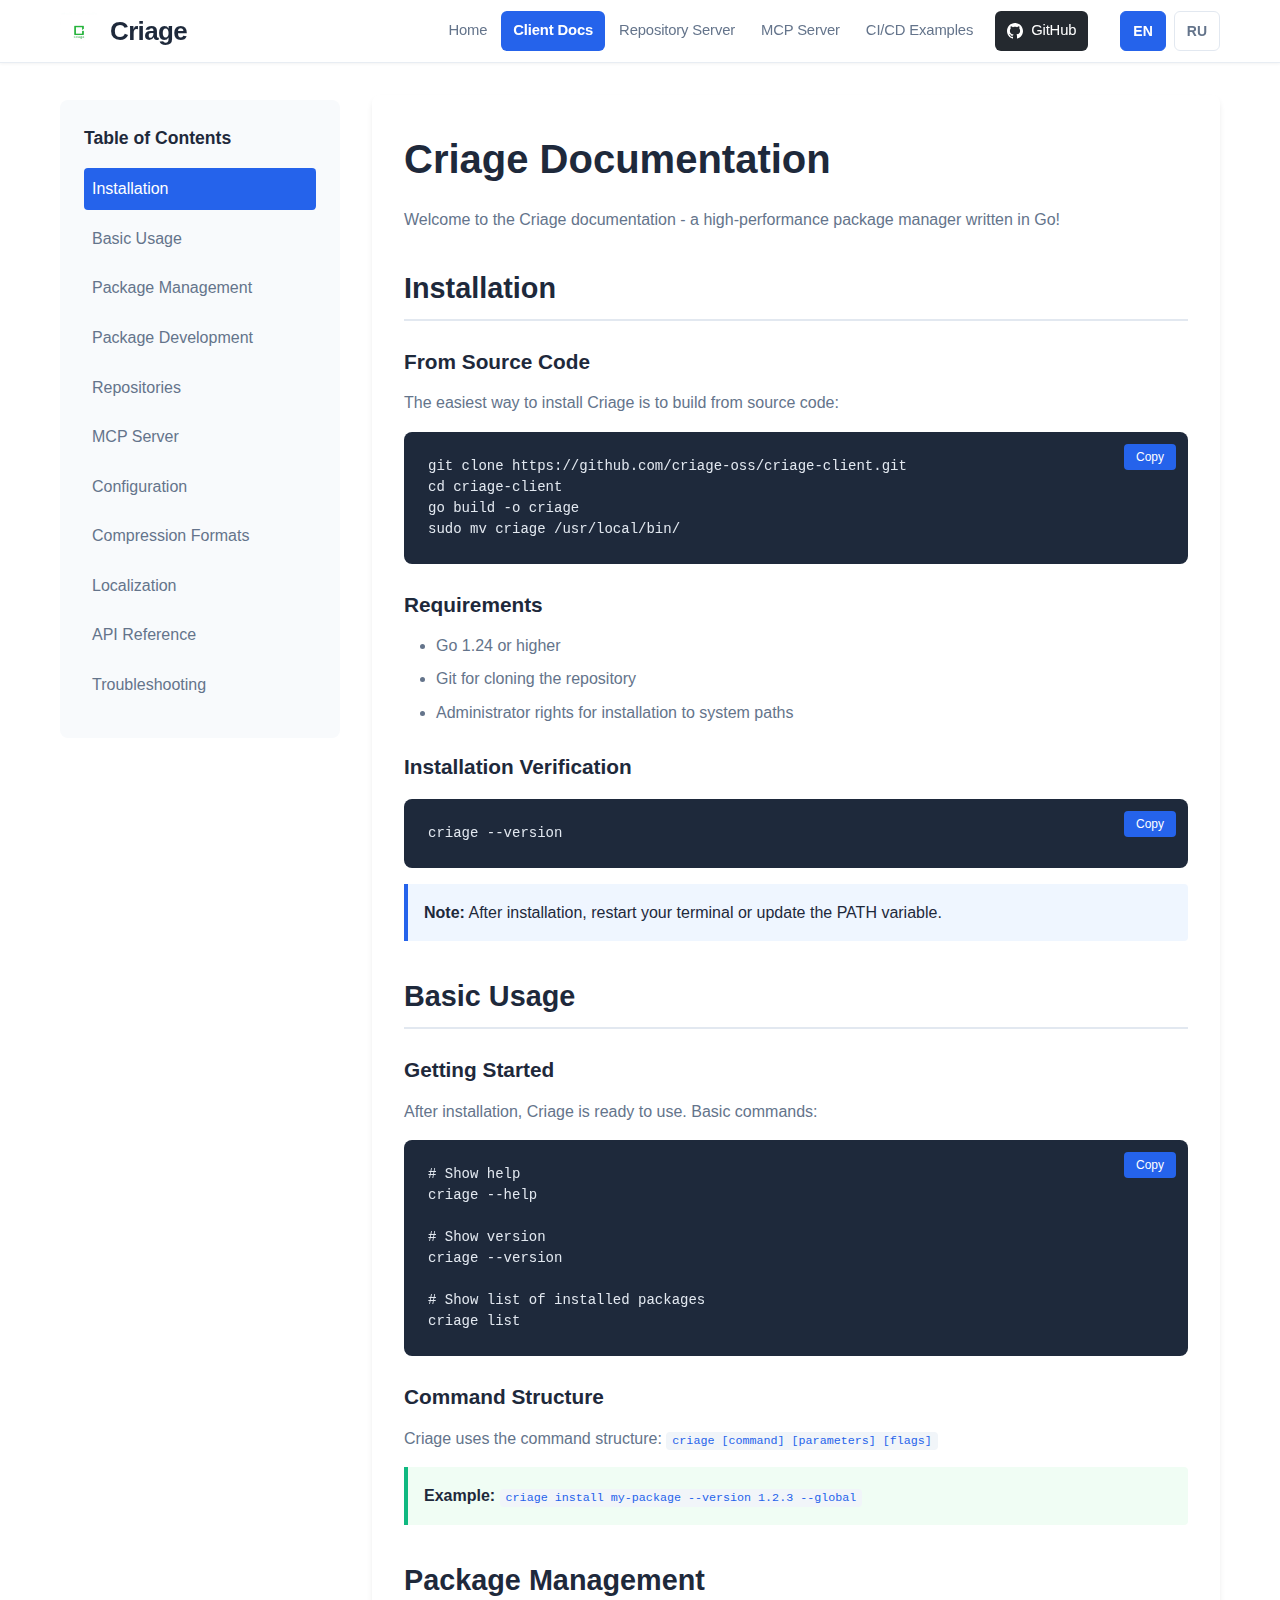
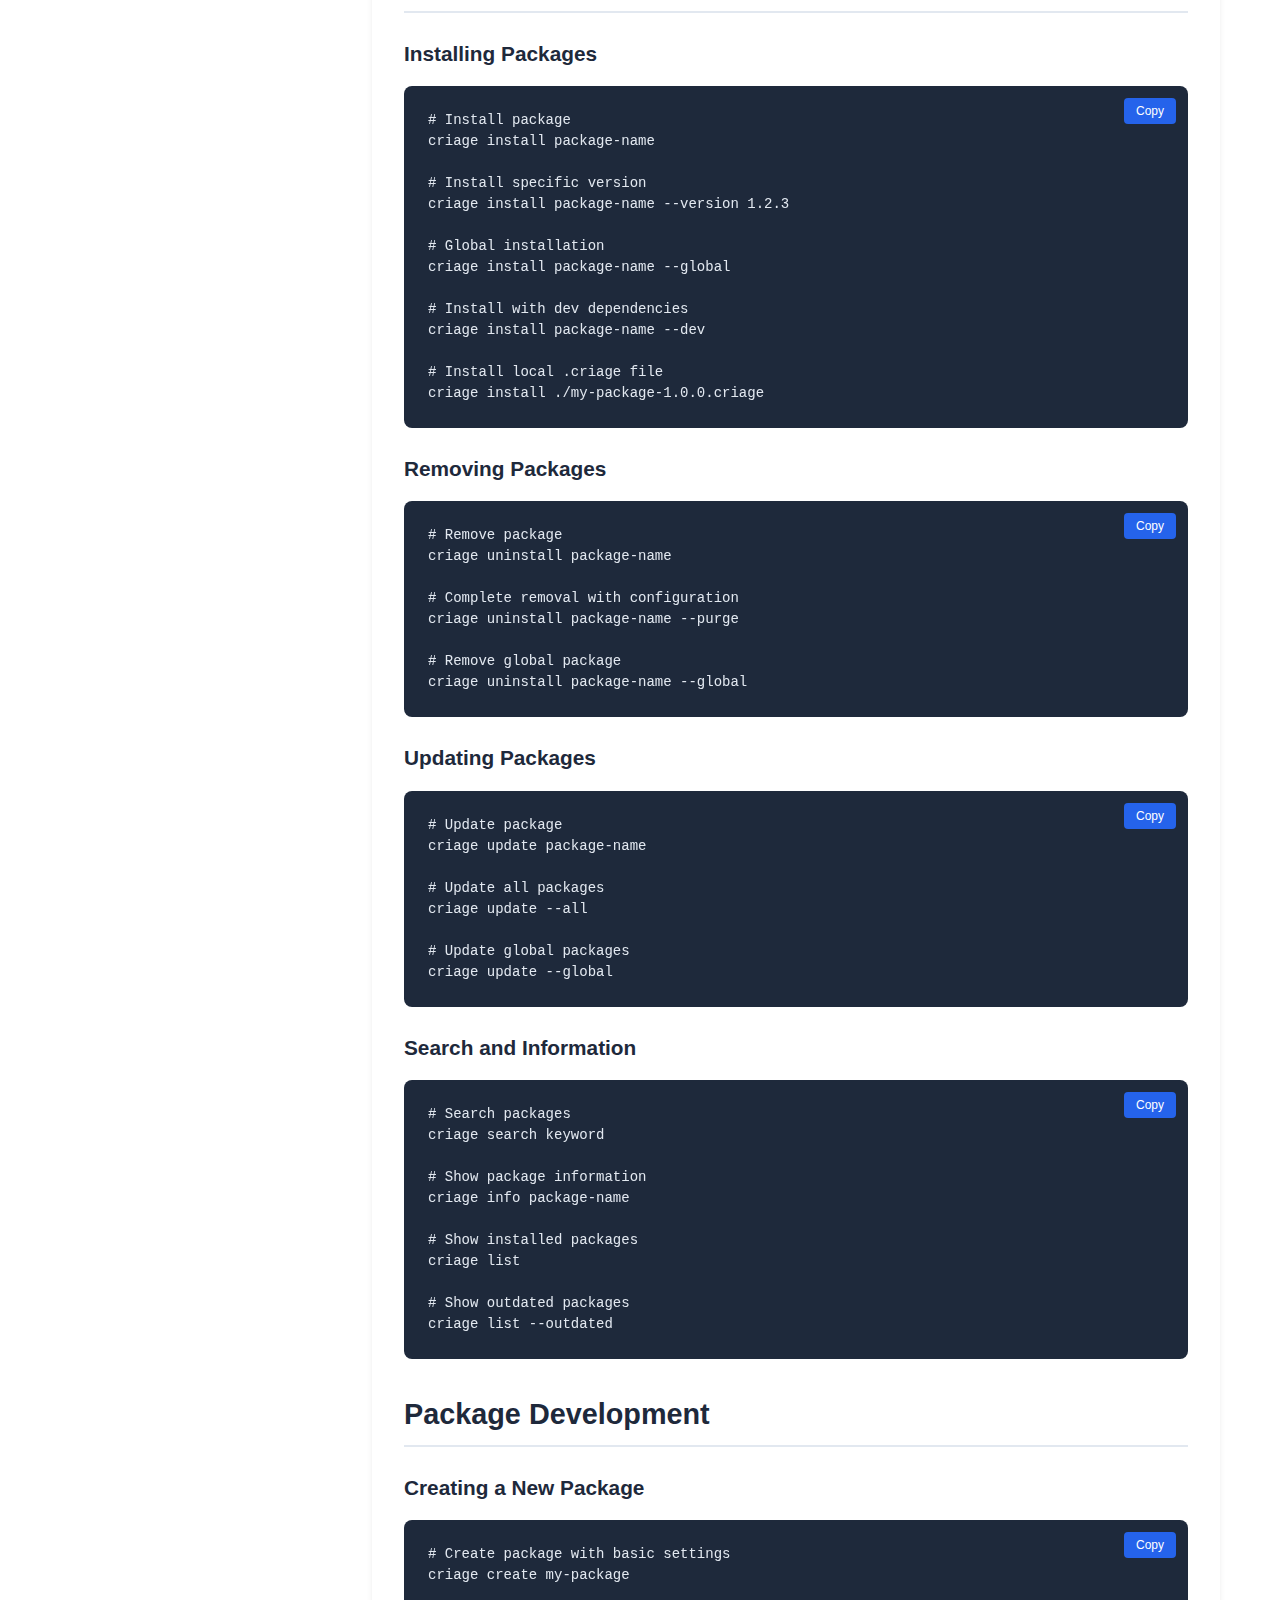
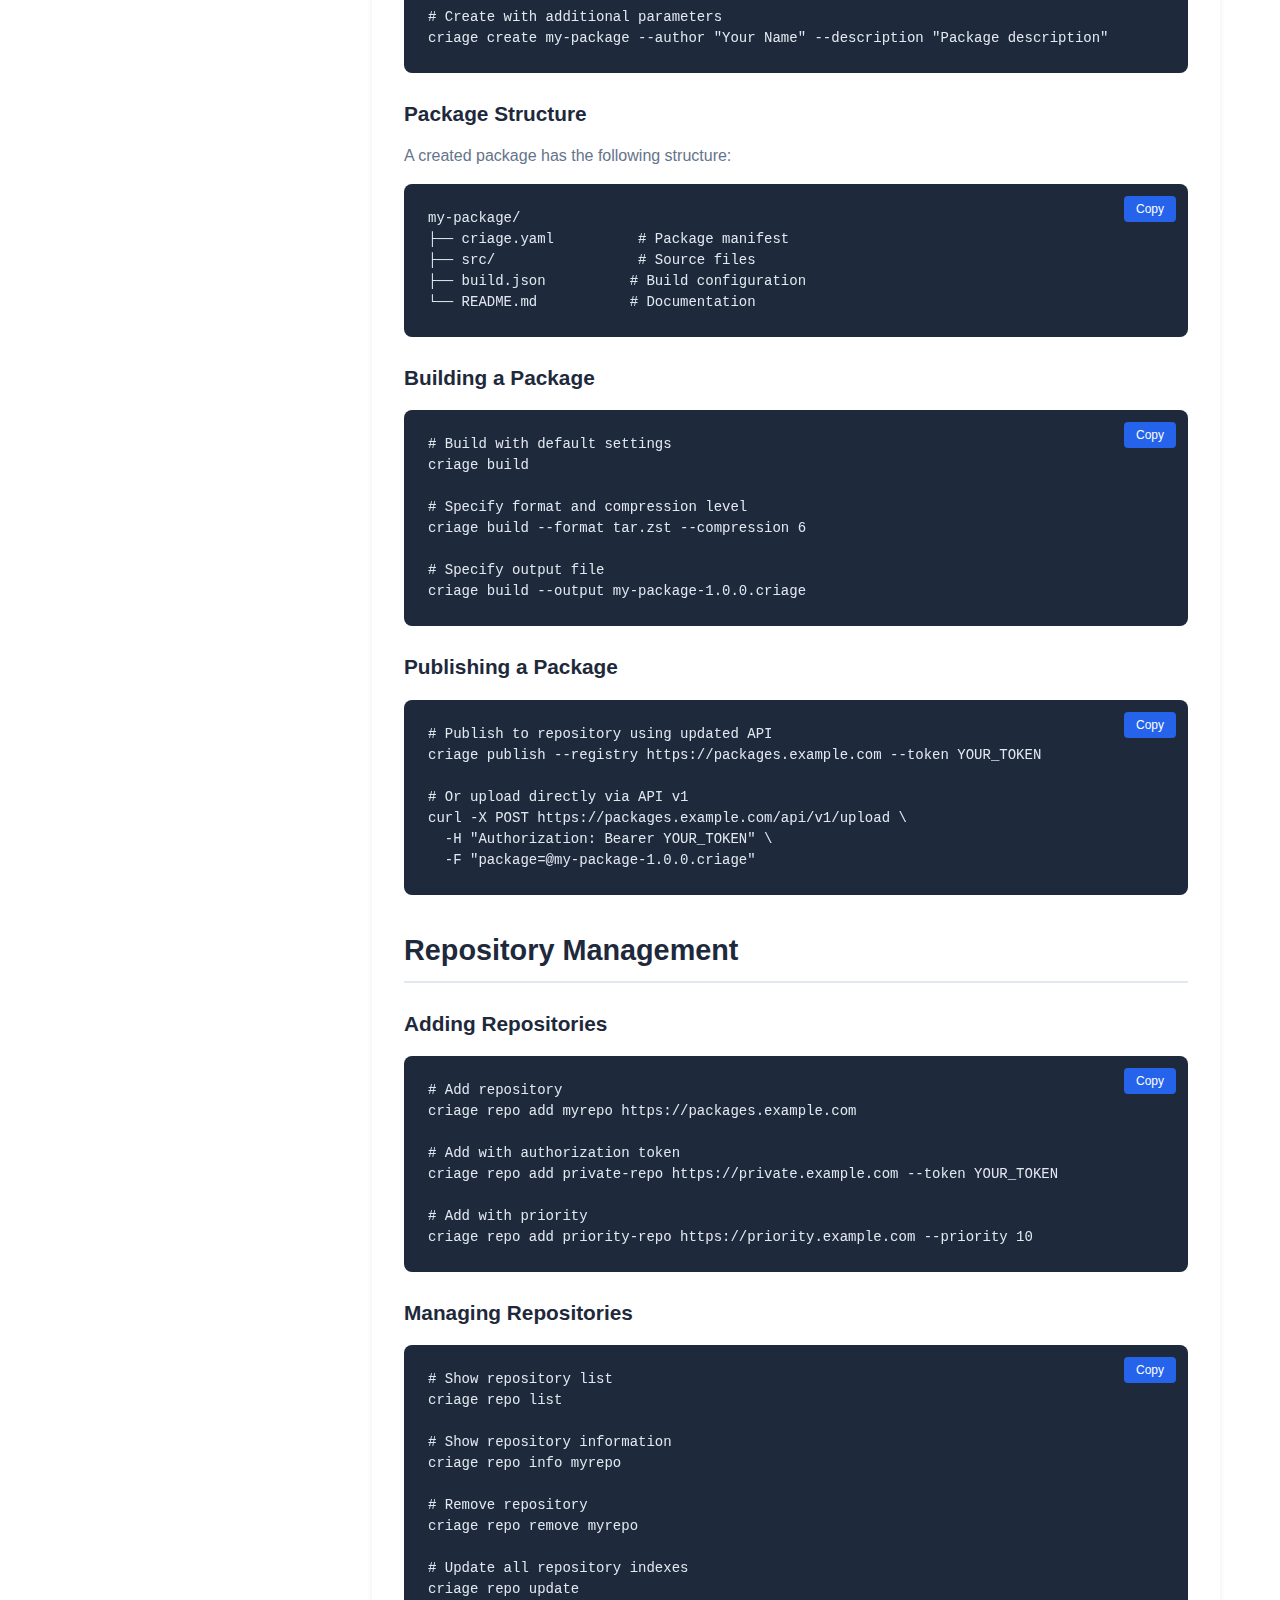
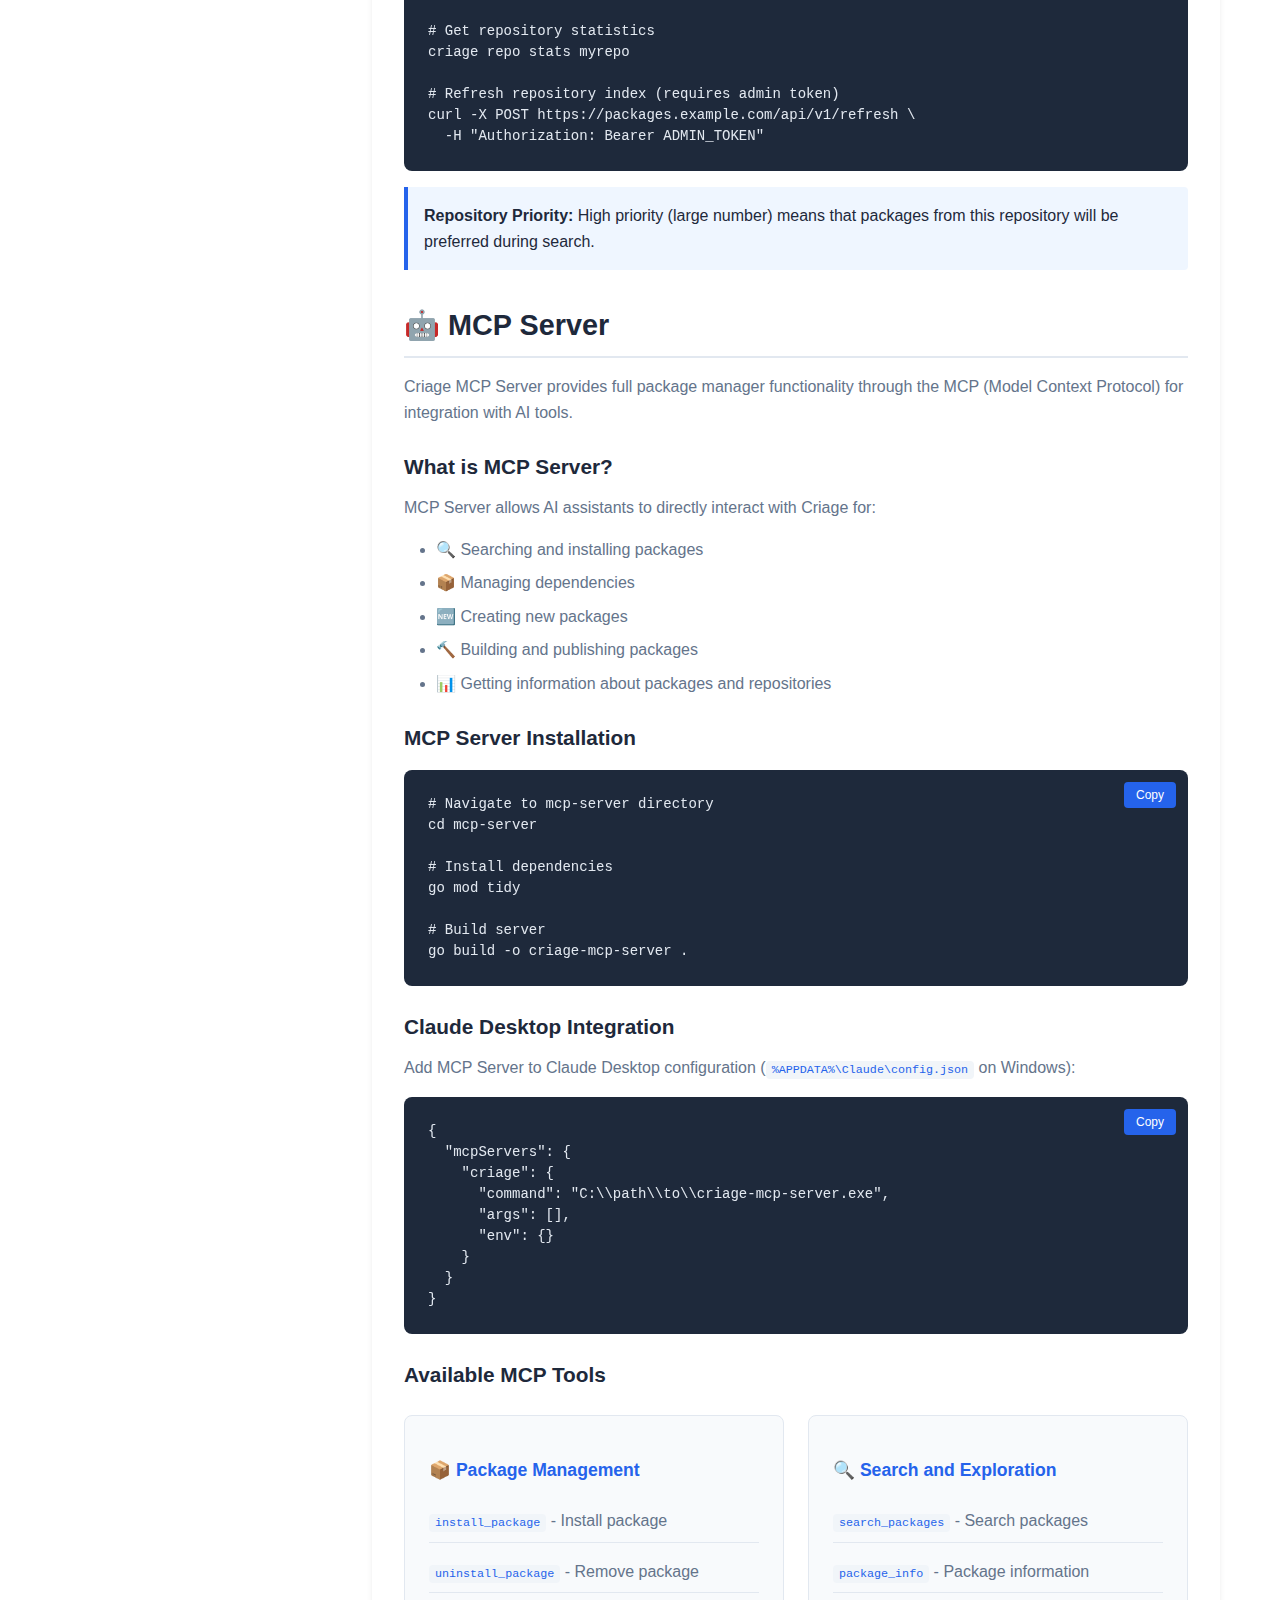
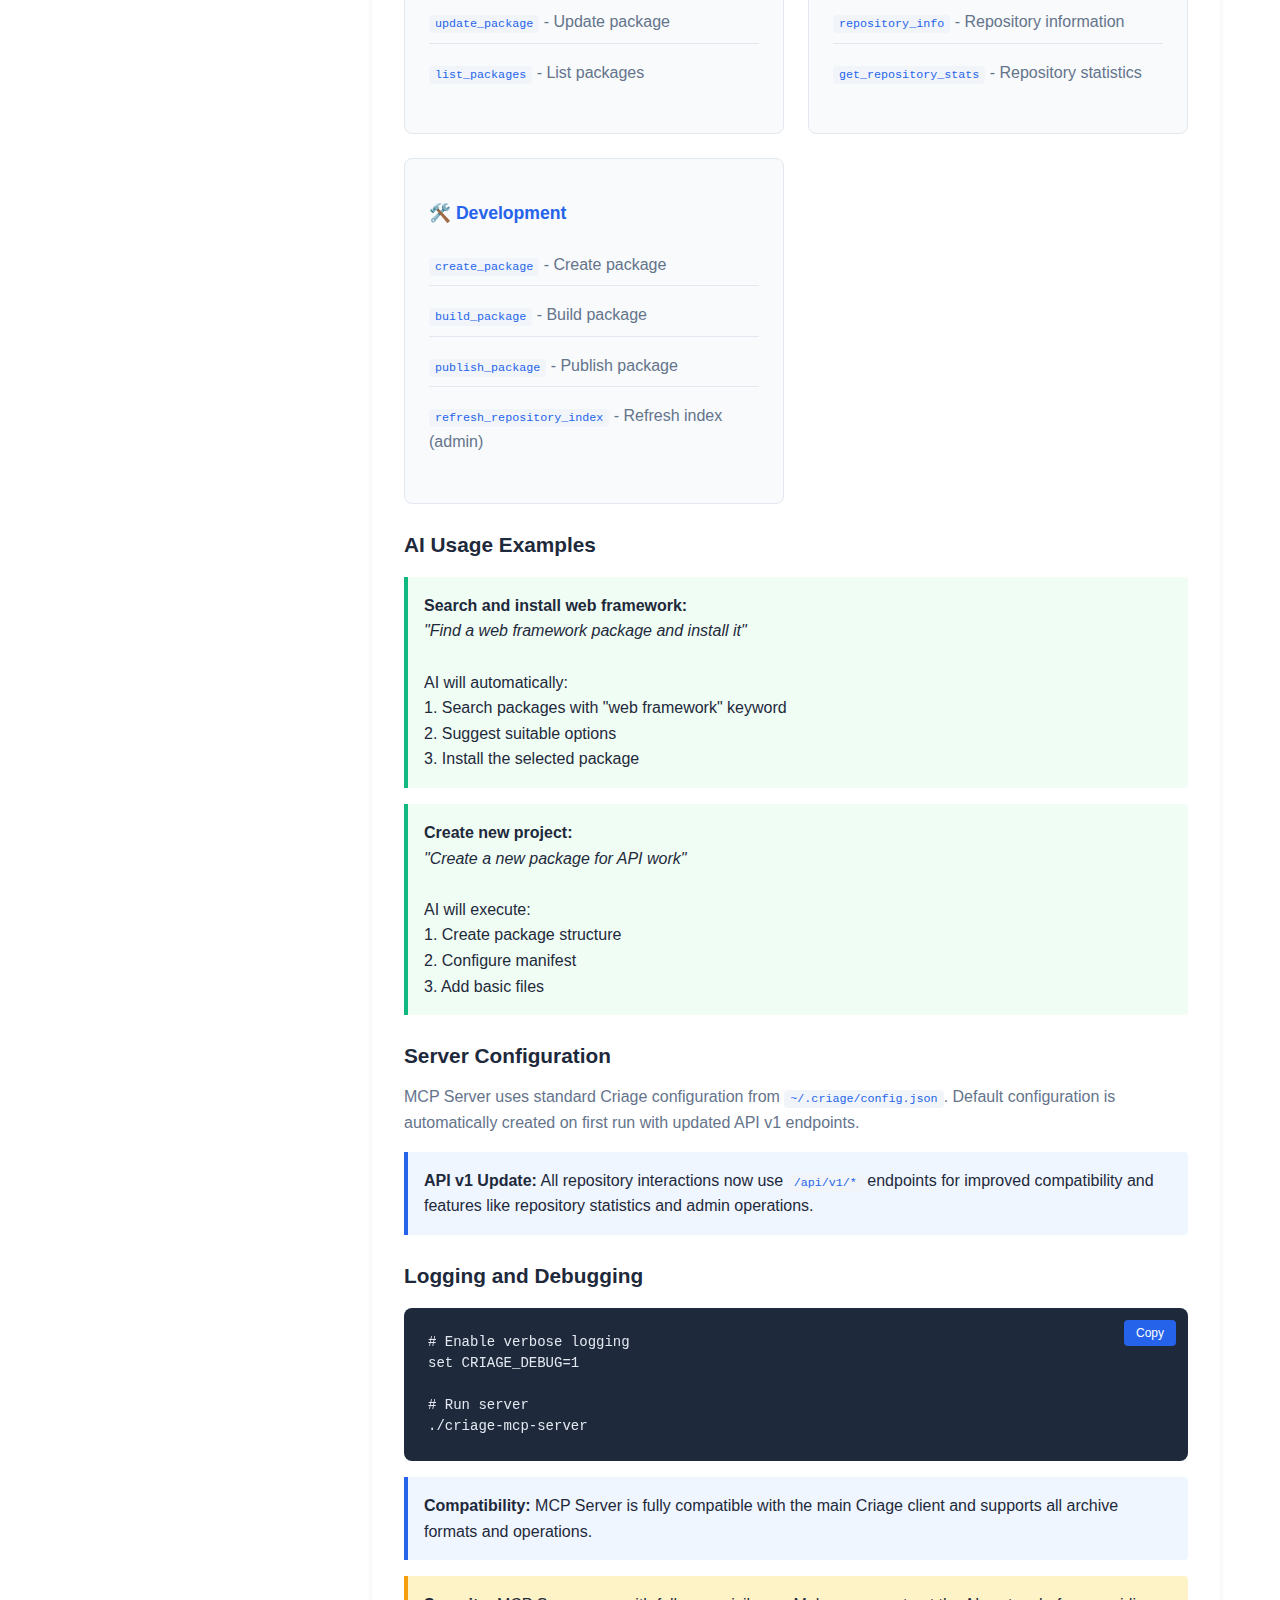
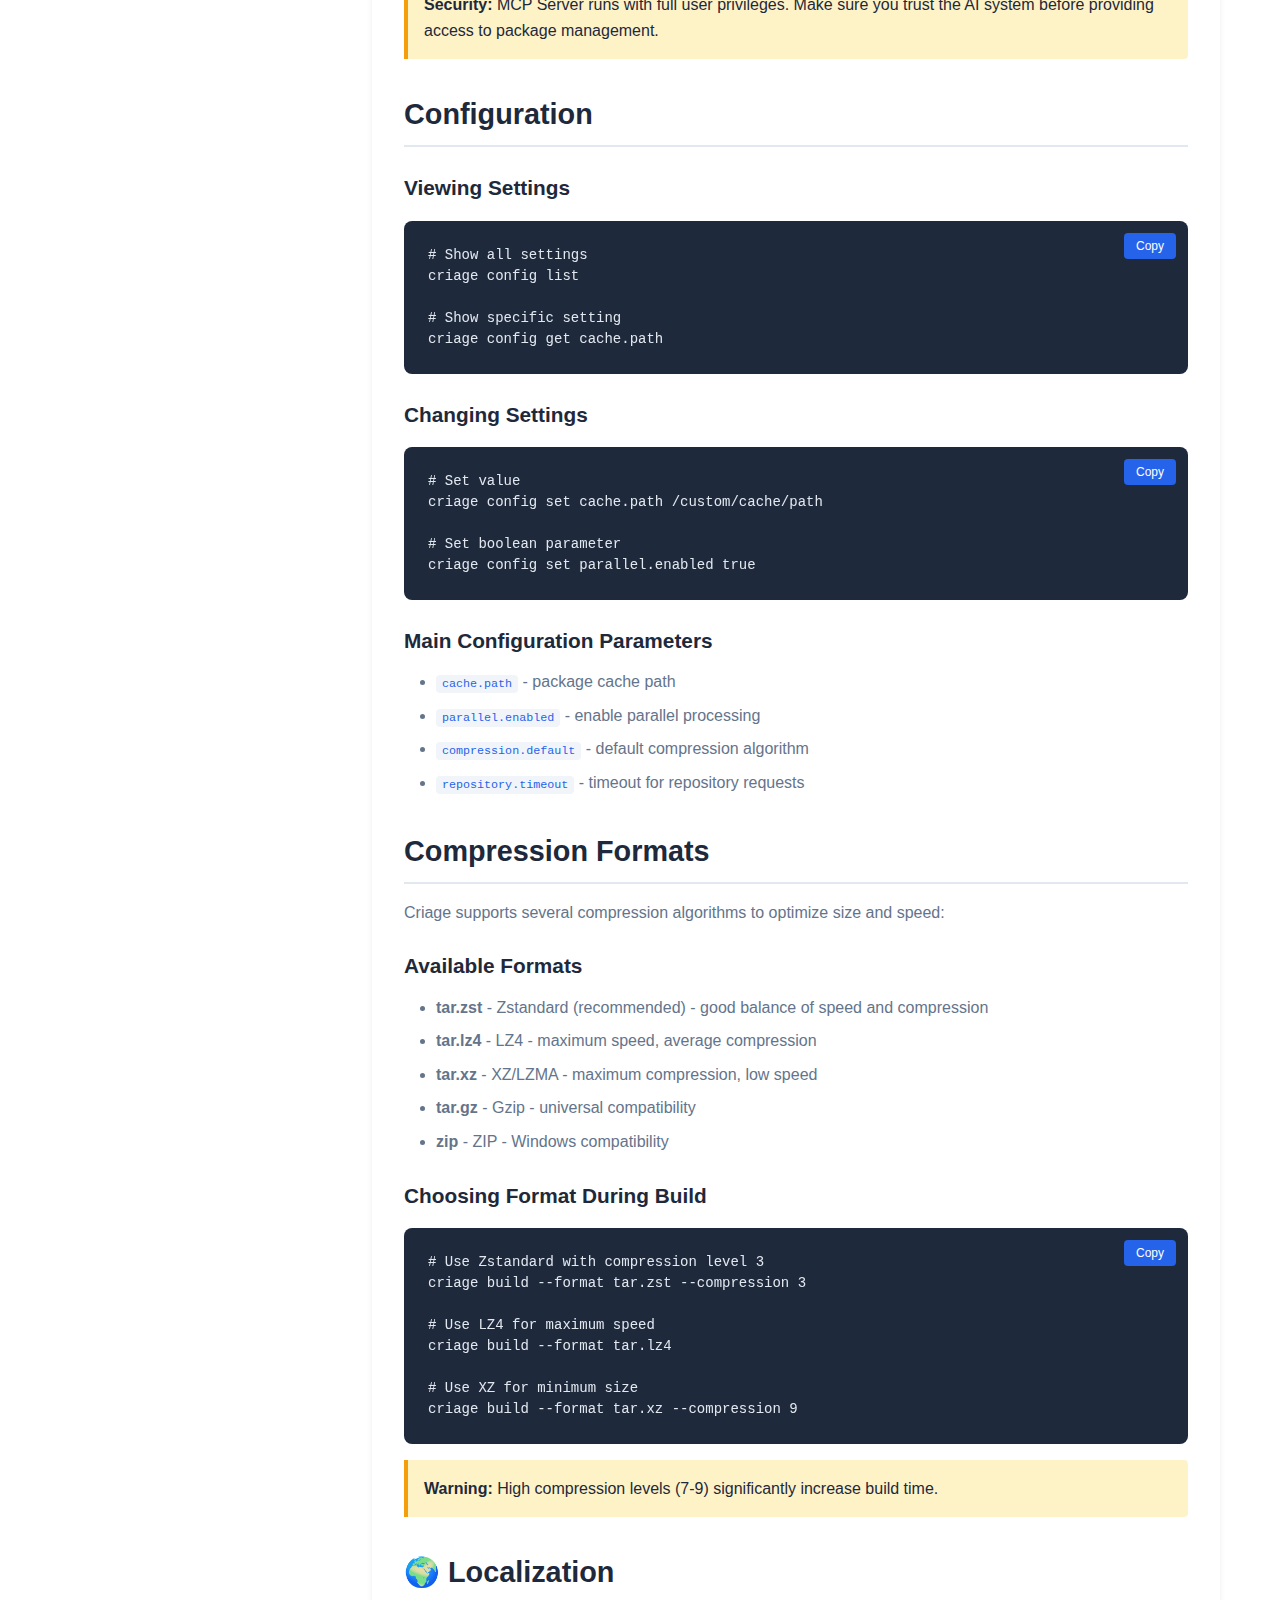
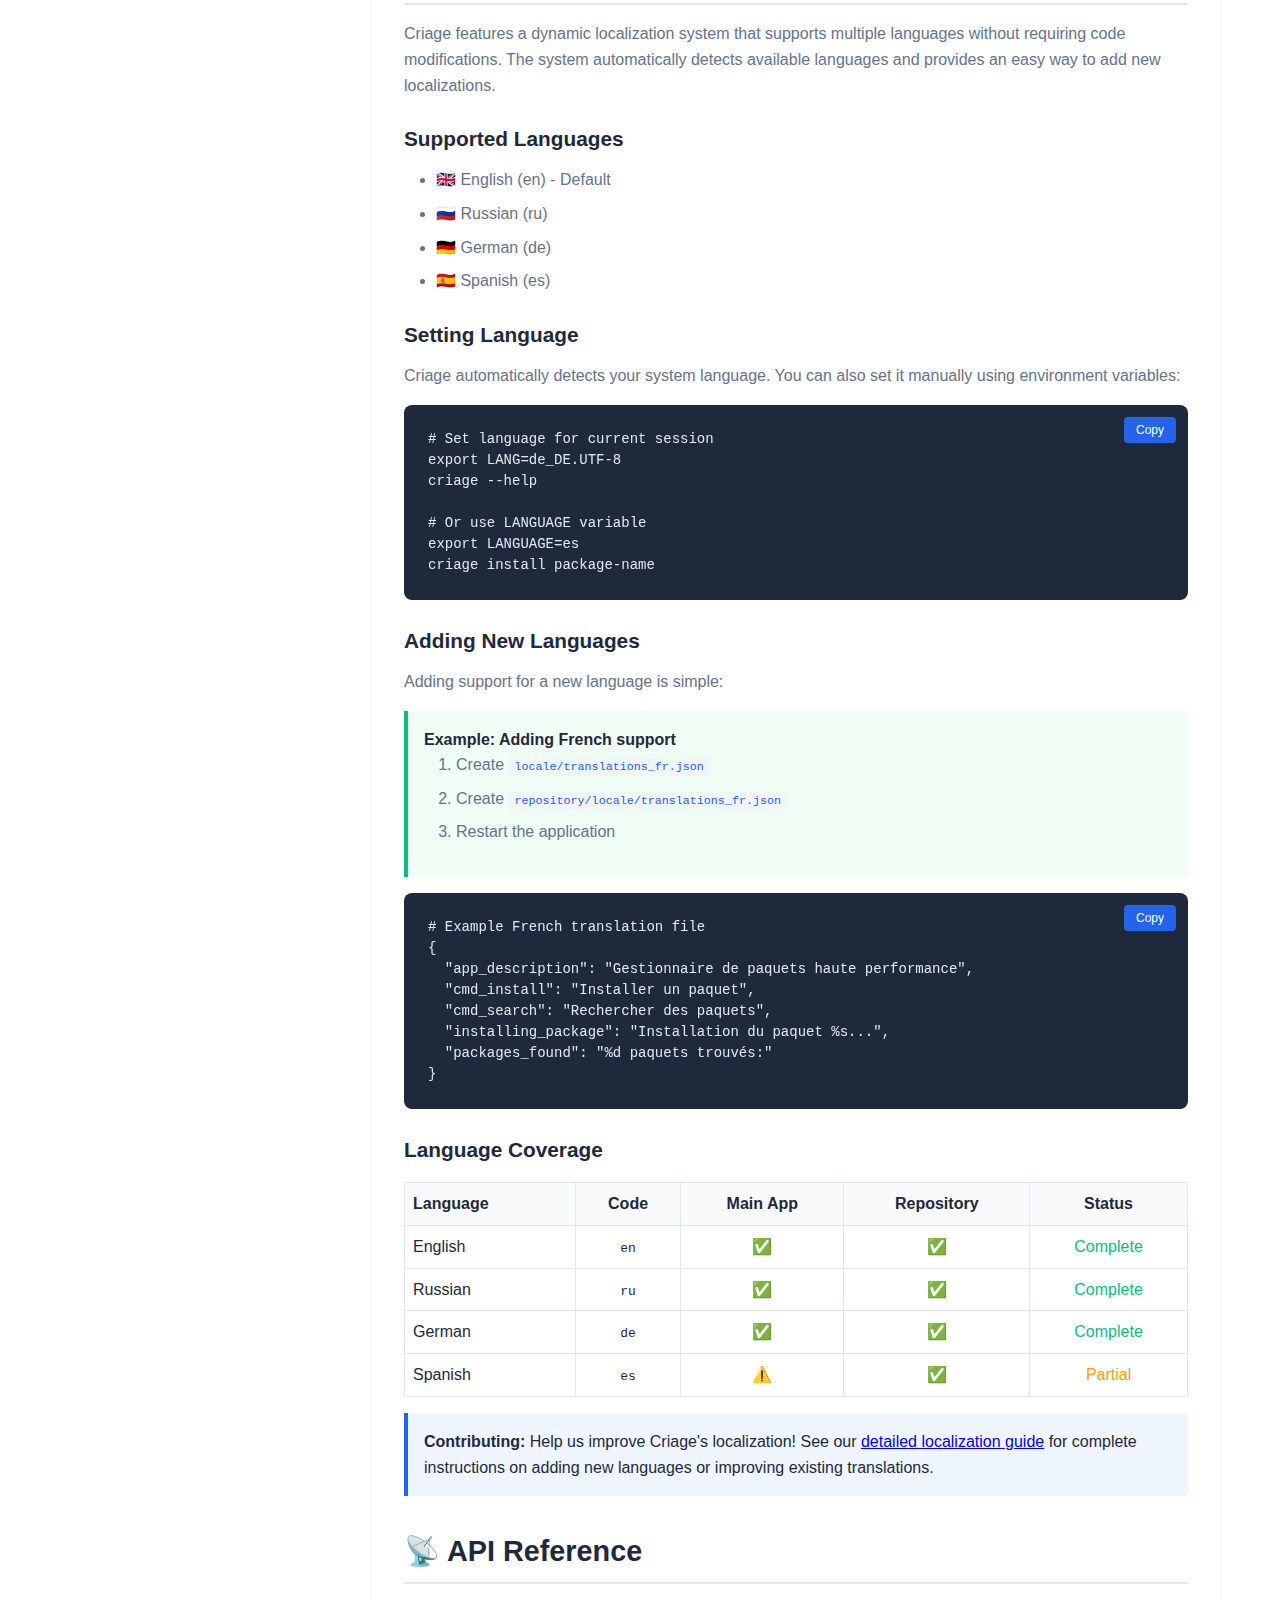
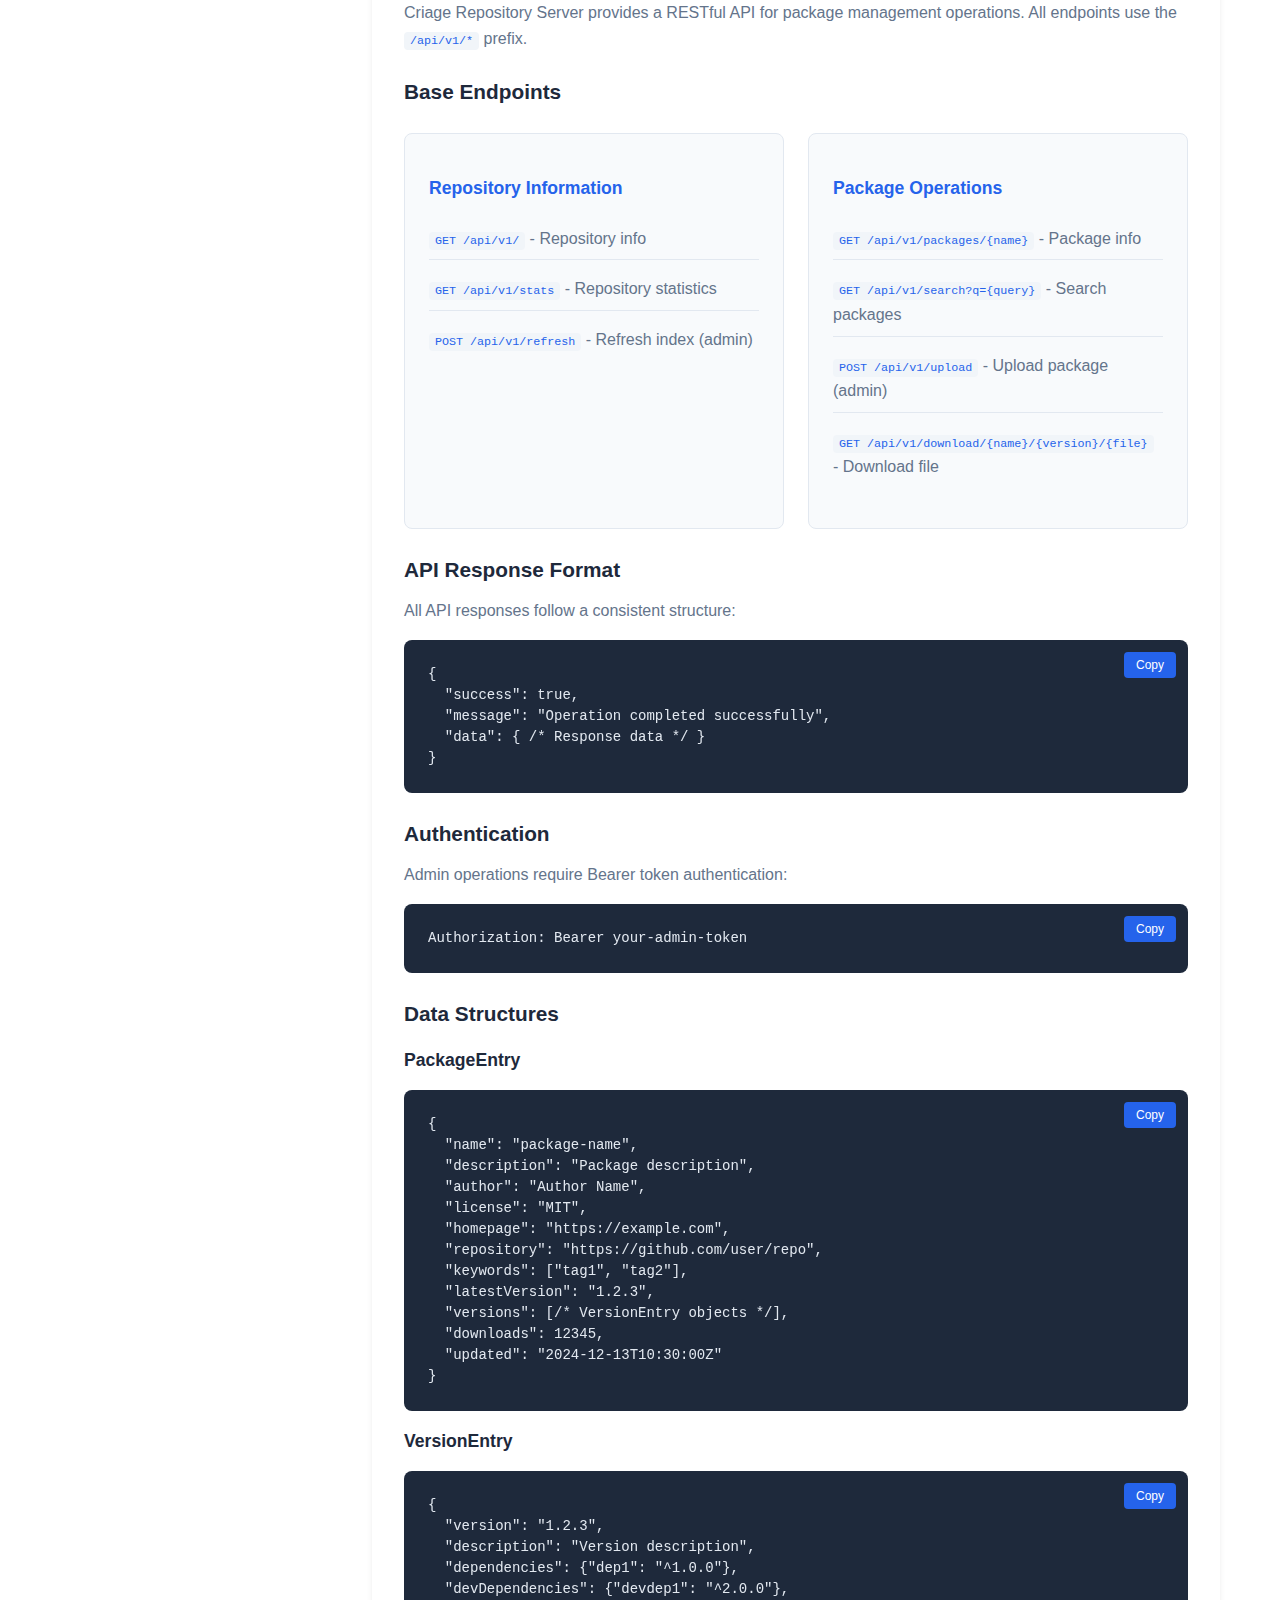
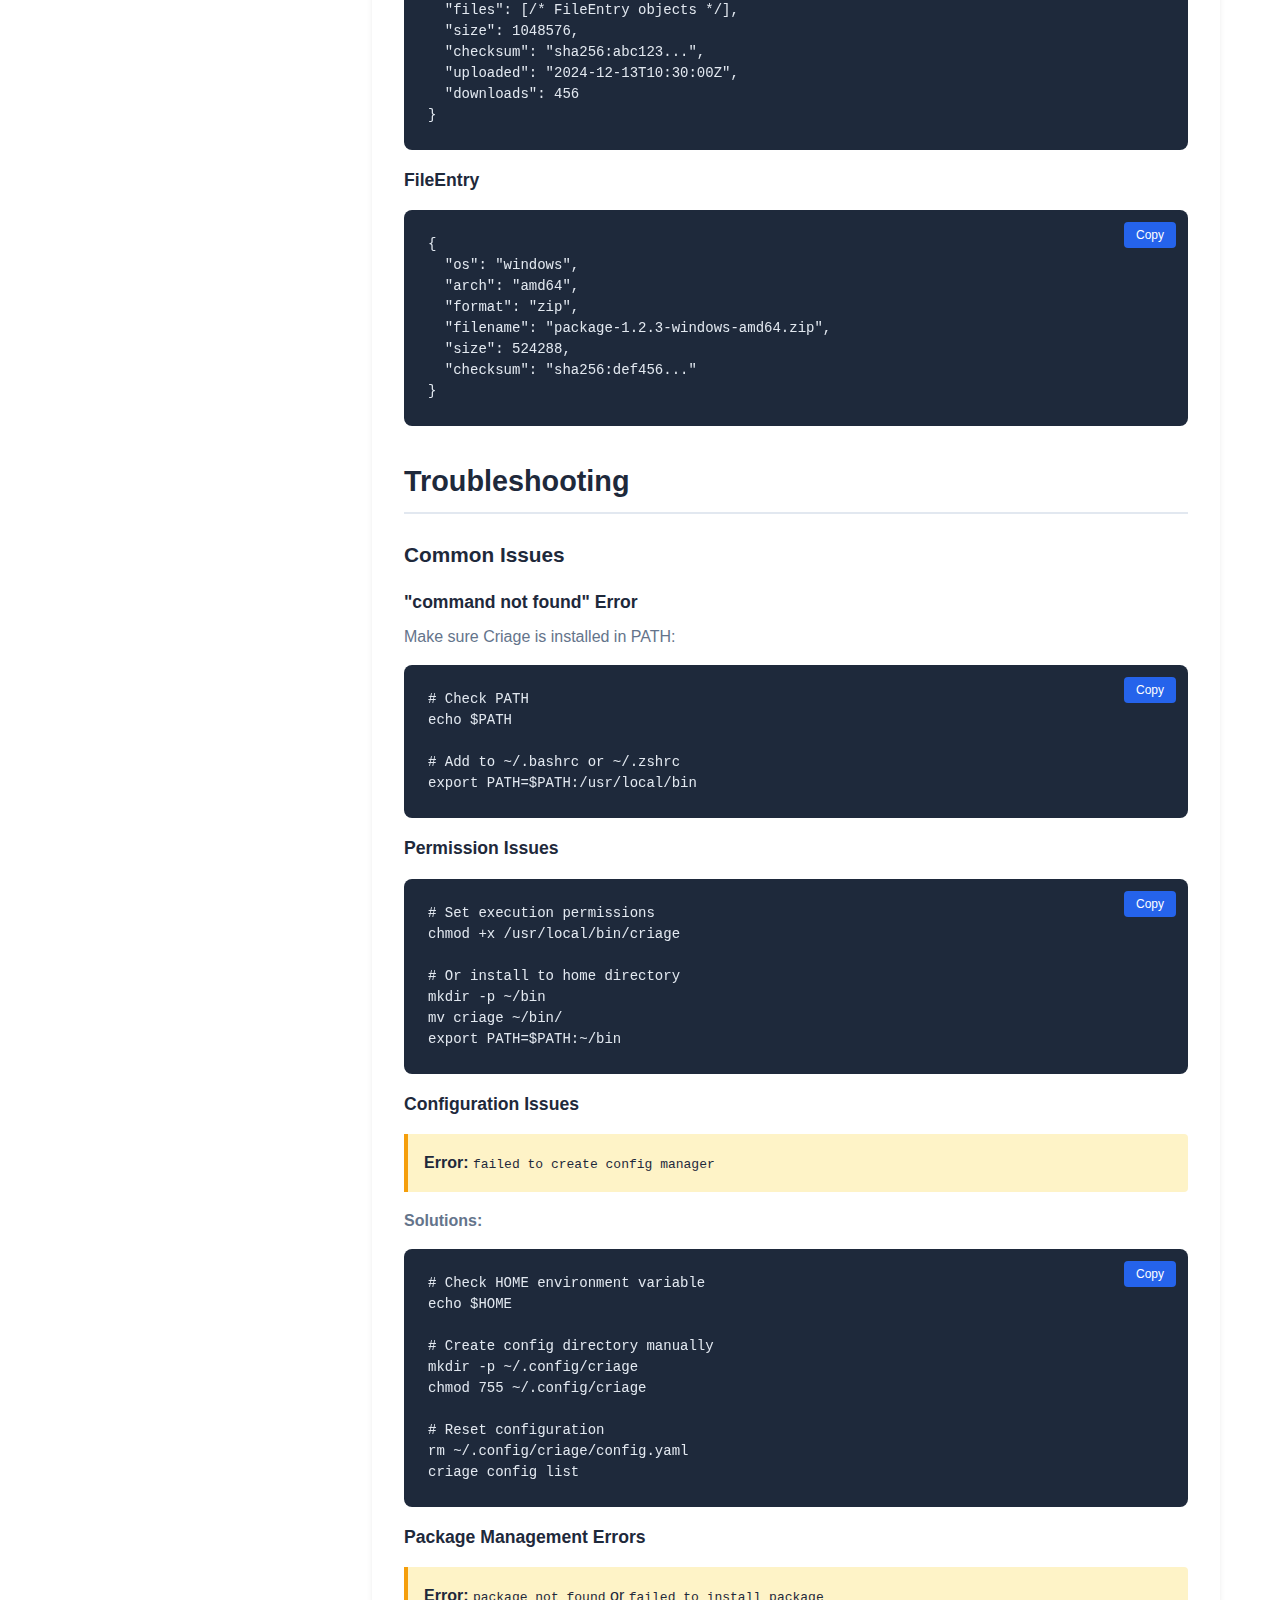
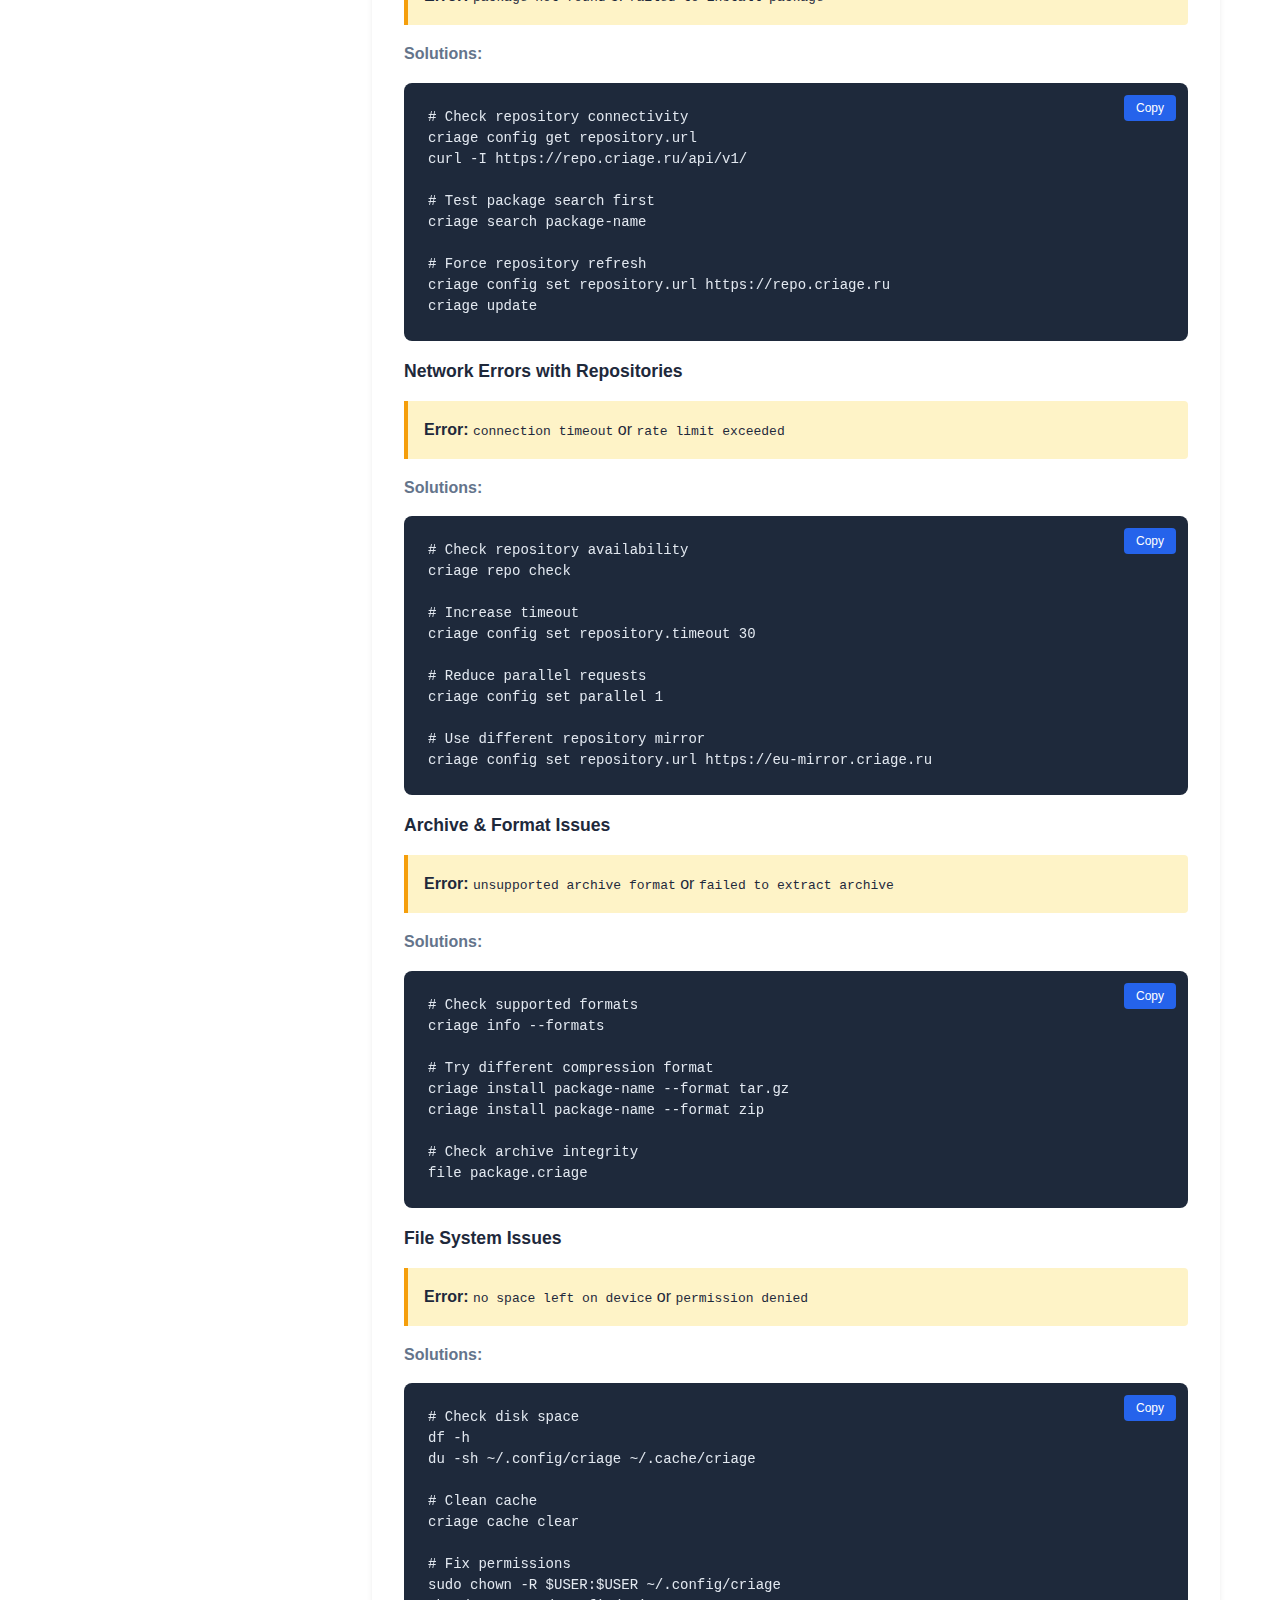
<file: docs/docs.html>
<!DOCTYPE html>
<html lang="en">

<head>
    <meta charset="UTF-8">
    <meta name="viewport" content="width=device-width, initial-scale=1.0">
    <title>Documentation - Criage Package Manager | Complete Installation and Usage Guide</title>
    <meta name="description"
        content="Complete documentation for Criage package manager including installation guide, command reference, configuration options, and advanced usage examples. Learn how to efficiently manage packages with Criage.">
    <meta name="keywords"
        content="criage documentation, package manager guide, installation guide, command reference, Go package manager, dependency management tutorial">
    <meta name="author" content="Criage Team">
    <meta name="robots" content="index, follow">
    <link rel="canonical" href="https://criage.ru/docs.html">

    <!-- Open Graph / Facebook -->
    <meta property="og:type" content="article">
    <meta property="og:url" content="https://criage.ru/docs.html">
    <meta property="og:title" content="Criage Package Manager Documentation">
    <meta property="og:description"
        content="Complete guide to using Criage package manager with installation instructions, command reference, and usage examples.">
    <meta property="og:image" content="https://criage.ru/logo.png">
    <meta property="og:site_name" content="Criage">

    <!-- Twitter -->
    <meta property="twitter:card" content="summary_large_image">
    <meta property="twitter:url" content="https://criage.ru/docs.html">
    <meta property="twitter:title" content="Criage Package Manager Documentation">
    <meta property="twitter:description"
        content="Complete guide to using Criage package manager with installation instructions, command reference, and usage examples.">
    <meta property="twitter:image" content="https://criage.ru/logo.png">

    <!-- Language alternatives -->
    <link rel="alternate" hreflang="en" href="https://criage.ru/docs.html">
    <link rel="alternate" hreflang="ru" href="https://criage.ru/docs_ru.html">
    <link rel="alternate" hreflang="x-default" href="https://criage.ru/docs.html">

    <link rel="icon" type="image/png" href="logo.png">
    <link rel="sitemap" type="application/xml" href="https://criage.ru/sitemap.xml">
    <link rel="stylesheet" href="navigation-styles.css">
    <link rel="stylesheet" href="navigation-improvements.css">

    <!-- Structured Data -->
    <script type="application/ld+json">
    {
        "@context": "https://schema.org",
        "@type": "TechArticle",
        "headline": "Criage Package Manager Documentation",
        "description": "Complete documentation for using the Criage package manager",
        "url": "https://criage.ru/docs.html",
        "datePublished": "2024-01-01",
        "dateModified": "2024-12-13",
        "author": {
            "@type": "Organization",
            "name": "Criage Team"
        },
        "publisher": {
            "@type": "Organization",
            "name": "Criage",
            "logo": {
                "@type": "ImageObject",
                "url": "https://criage.ru/logo.png"
            }
        }
    }
    </script>
    <style>
        :root {
            --primary-color: #2563eb;
            --primary-dark: #1d4ed8;
            --secondary-color: #64748b;
            --accent-color: #06b6d4;
            --success-color: #10b981;
            --background: #ffffff;
            --surface: #f8fafc;
            --text-primary: #1e293b;
            --text-secondary: #64748b;
            --border: #e2e8f0;
            --shadow: 0 4px 6px -1px rgba(0, 0, 0, 0.1);
        }

        * {
            margin: 0;
            padding: 0;
            box-sizing: border-box;
        }

        body {
            font-family: 'Inter', -apple-system, BlinkMacSystemFont, 'Segoe UI', Roboto, sans-serif;
            line-height: 1.6;
            color: var(--text-primary);
            background: var(--background);
        }

        .container {
            max-width: 1200px;
            margin: 0 auto;
            padding: 0 20px;
        }

        /* Header */
        header {
            background: var(--background);
            border-bottom: 1px solid var(--border);
            position: sticky;
            top: 0;
            z-index: 100;
            backdrop-filter: blur(10px);
        }

        nav {
            display: flex;
            align-items: center;
            justify-content: space-between;
            padding: 1rem 0;
        }

        .logo {
            display: flex;
            align-items: center;
            gap: 12px;
            font-size: 1.5rem;
            font-weight: 700;
            color: var(--primary-color);
            text-decoration: none;
        }

        .logo img {
            width: 40px;
            height: 40px;
        }

        .nav-content {
            display: flex;
            align-items: center;
            gap: 2rem;
        }

        .nav-links {
            display: flex;
            gap: 2rem;
            list-style: none;
        }

        .nav-links a {
            color: var(--text-secondary);
            text-decoration: none;
            font-weight: 500;
            transition: color 0.2s;
        }

        .nav-links a:hover {
            color: var(--primary-color);
        }

        .language-switcher {
            display: flex;
            gap: 0.5rem;
            align-items: center;
        }

        .lang-btn {
            padding: 0.5rem 1rem;
            border: 1px solid var(--border);
            background: var(--background);
            color: var(--text-secondary);
            text-decoration: none;
            border-radius: 6px;
            font-size: 0.875rem;
            font-weight: 500;
            transition: all 0.2s;
        }

        .lang-btn:hover,
        .lang-btn.active {
            background: var(--primary-color);
            color: white;
            border-color: var(--primary-color);
        }

        /* Main layout */
        .docs-layout {
            display: grid;
            grid-template-columns: 280px 1fr;
            gap: 2rem;
            padding: 2rem 0;
            min-height: calc(100vh - 80px);
        }

        /* Sidebar */
        .sidebar {
            background: var(--surface);
            padding: 1.5rem;
            border-radius: 8px;
            height: fit-content;
            position: sticky;
            top: 100px;
        }

        .sidebar h3 {
            margin-bottom: 1rem;
            color: var(--text-primary);
            font-size: 1.1rem;
        }

        .sidebar-nav {
            list-style: none;
        }

        .sidebar-nav li {
            margin-bottom: 0.5rem;
        }

        .sidebar-nav a {
            color: var(--text-secondary);
            text-decoration: none;
            padding: 0.5rem;
            display: block;
            border-radius: 4px;
            transition: all 0.2s;
        }

        .sidebar-nav a:hover,
        .sidebar-nav a.active {
            background: var(--primary-color);
            color: white;
        }

        /* Content */
        .docs-content {
            background: white;
            padding: 2rem;
            border-radius: 8px;
            box-shadow: var(--shadow);
        }

        .docs-content h1 {
            color: var(--text-primary);
            margin-bottom: 1rem;
            font-size: 2.5rem;
        }

        .docs-content h2 {
            color: var(--text-primary);
            margin: 2rem 0 1rem 0;
            padding-bottom: 0.5rem;
            border-bottom: 2px solid var(--border);
            font-size: 1.8rem;
        }

        .docs-content h3 {
            color: var(--text-primary);
            margin: 1.5rem 0 0.75rem 0;
            font-size: 1.3rem;
        }

        .docs-content h4 {
            color: var(--text-primary);
            margin: 1rem 0 0.5rem 0;
            font-size: 1.1rem;
        }

        .docs-content p {
            margin-bottom: 1rem;
            color: var(--text-secondary);
        }

        .docs-content ul,
        .docs-content ol {
            margin-bottom: 1rem;
            padding-left: 2rem;
        }

        .docs-content li {
            margin-bottom: 0.5rem;
            color: var(--text-secondary);
        }

        .code-block {
            background: #1e293b;
            color: #e2e8f0;
            border-radius: 8px;
            margin: 1rem 0;
            position: relative;
            overflow: hidden;
        }

        .code-block pre {
            padding: 1.5rem;
            margin: 0;
            font-family: 'Monaco', 'Menlo', 'Ubuntu Mono', monospace;
            font-size: 14px;
            line-height: 1.5;
            overflow-x: auto;
            white-space: pre;
        }

        .copy-btn {
            position: absolute;
            top: 12px;
            right: 12px;
            background: var(--primary-color);
            color: white;
            border: none;
            padding: 6px 12px;
            border-radius: 4px;
            font-size: 12px;
            cursor: pointer;
            transition: background 0.2s;
        }

        .copy-btn:hover {
            background: var(--primary-dark);
        }

        .inline-code {
            background: #f1f5f9;
            padding: 2px 6px;
            border-radius: 4px;
            font-family: monospace;
            font-size: 0.9em;
            color: var(--primary-color);
        }

        .note {
            background: #eff6ff;
            border-left: 4px solid var(--primary-color);
            padding: 1rem;
            margin: 1rem 0;
            border-radius: 0 4px 4px 0;
        }

        .warning {
            background: #fef3c7;
            border-left: 4px solid #f59e0b;
            padding: 1rem;
            margin: 1rem 0;
            border-radius: 0 4px 4px 0;
        }

        .example {
            background: #f0fdf4;
            border-left: 4px solid var(--success-color);
            padding: 1rem;
            margin: 1rem 0;
            border-radius: 0 4px 4px 0;
        }

        .feature-grid {
            display: grid;
            grid-template-columns: repeat(auto-fit, minmax(300px, 1fr));
            gap: 1.5rem;
            margin: 1.5rem 0;
        }

        .feature-card {
            background: var(--surface);
            padding: 1.5rem;
            border-radius: 8px;
            border: 1px solid var(--border);
        }

        .feature-card h4 {
            color: var(--primary-color);
            margin-bottom: 1rem;
            font-size: 1.1rem;
        }

        .feature-card ul {
            list-style: none;
            padding: 0;
        }

        .feature-card li {
            padding: 0.5rem 0;
            border-bottom: 1px solid var(--border);
        }

        .feature-card li:last-child {
            border-bottom: none;
        }

        /* Responsive */
        @media (max-width: 768px) {
            .docs-layout {
                grid-template-columns: 1fr;
            }

            .sidebar {
                position: static;
            }

            .nav-links {
                display: none;
            }

            .nav-content {
                gap: 1rem;
            }
        }
    </style>
</head>

<body>
    <!-- Header -->
    <header>
        <nav class="container">
            <a href="index.html" class="logo">
                <img src="logo.png" alt="Criage Logo">
                <span class="logo-text">Criage</span>
            </a>
            <div class="nav-content">
                <ul class="nav-links">
                    <!-- Navigation links will be populated by navigation.js -->
                </ul>
                <div class="language-switcher">
                    <!-- Language switcher will be populated by navigation.js -->
                </div>
                <button class="mobile-menu-toggle" onclick="toggleMobileMenu()">
                    <svg viewBox="0 0 24 24" fill="none" stroke="currentColor">
                        <line x1="3" y1="6" x2="21" y2="6"></line>
                        <line x1="3" y1="12" x2="21" y2="12"></line>
                        <line x1="3" y1="18" x2="21" y2="18"></line>
                    </svg>
                </button>
            </div>
            <div class="mobile-nav" id="mobileNav">
                <ul class="nav-links">
                    <!-- Mobile navigation will be populated by navigation.js -->
                </ul>
            </div>
        </nav>
    </header>

    <!-- Main Content -->
    <div class="container">
        <div class="docs-layout">
            <!-- Sidebar -->
            <aside class="sidebar">
                <h3>Table of Contents</h3>
                <ul class="sidebar-nav">
                    <li><a href="#installation" class="active">Installation</a></li>
                    <li><a href="#basic-usage">Basic Usage</a></li>
                    <li><a href="#package-management">Package Management</a></li>
                    <li><a href="#development">Package Development</a></li>
                    <li><a href="#repositories">Repositories</a></li>
                    <li><a href="#mcp-server">MCP Server</a></li>
                    <li><a href="#configuration">Configuration</a></li>
                    <li><a href="#formats">Compression Formats</a></li>
                    <li><a href="#localization">Localization</a></li>
                    <li><a href="#api">API Reference</a></li>
                    <li><a href="#troubleshooting">Troubleshooting</a></li>
                </ul>
            </aside>

            <!-- Content -->
            <main class="docs-content">
                <h1>Criage Documentation</h1>
                <p>Welcome to the Criage documentation - a high-performance package manager written in Go!</p>

                <section id="installation">
                    <h2>Installation</h2>

                    <h3>From Source Code</h3>
                    <p>The easiest way to install Criage is to build from source code:</p>
                    <div class="code-block">
                        <button class="copy-btn" onclick="copyToClipboard(this)">Copy</button>
                        <pre>git clone https://github.com/criage-oss/criage-client.git
cd criage-client
go build -o criage
sudo mv criage /usr/local/bin/</pre>
                    </div>

                    <h3>Requirements</h3>
                    <ul>
                        <li>Go 1.24 or higher</li>
                        <li>Git for cloning the repository</li>
                        <li>Administrator rights for installation to system paths</li>
                    </ul>

                    <h3>Installation Verification</h3>
                    <div class="code-block">
                        <button class="copy-btn" onclick="copyToClipboard(this)">Copy</button>
                        <pre>criage --version</pre>
                    </div>

                    <div class="note">
                        <strong>Note:</strong> After installation, restart your terminal or update the PATH variable.
                    </div>
                </section>

                <section id="basic-usage">
                    <h2>Basic Usage</h2>

                    <h3>Getting Started</h3>
                    <p>After installation, Criage is ready to use. Basic commands:</p>

                    <div class="code-block">
                        <button class="copy-btn" onclick="copyToClipboard(this)">Copy</button>
                        <pre># Show help
criage --help

# Show version
criage --version

# Show list of installed packages
criage list</pre>
                    </div>

                    <h3>Command Structure</h3>
                    <p>Criage uses the command structure: <code
                            class="inline-code">criage [command] [parameters] [flags]</code></p>

                    <div class="example">
                        <strong>Example:</strong> <code
                            class="inline-code">criage install my-package --version 1.2.3 --global</code>
                    </div>
                </section>

                <section id="package-management">
                    <h2>Package Management</h2>

                    <h3>Installing Packages</h3>
                    <div class="code-block">
                        <button class="copy-btn" onclick="copyToClipboard(this)">Copy</button>
                        <pre># Install package
criage install package-name

# Install specific version
criage install package-name --version 1.2.3

# Global installation
criage install package-name --global

# Install with dev dependencies
criage install package-name --dev

# Install local .criage file
criage install ./my-package-1.0.0.criage</pre>
                    </div>

                    <h3>Removing Packages</h3>
                    <div class="code-block">
                        <button class="copy-btn" onclick="copyToClipboard(this)">Copy</button>
                        <pre># Remove package
criage uninstall package-name

# Complete removal with configuration
criage uninstall package-name --purge

# Remove global package
criage uninstall package-name --global</pre>
                    </div>

                    <h3>Updating Packages</h3>
                    <div class="code-block">
                        <button class="copy-btn" onclick="copyToClipboard(this)">Copy</button>
                        <pre># Update package
criage update package-name

# Update all packages
criage update --all

# Update global packages
criage update --global</pre>
                    </div>

                    <h3>Search and Information</h3>
                    <div class="code-block">
                        <button class="copy-btn" onclick="copyToClipboard(this)">Copy</button>
                        <pre># Search packages
criage search keyword

# Show package information
criage info package-name

# Show installed packages
criage list

# Show outdated packages
criage list --outdated</pre>
                    </div>
                </section>

                <section id="development">
                    <h2>Package Development</h2>

                    <h3>Creating a New Package</h3>
                    <div class="code-block">
                        <button class="copy-btn" onclick="copyToClipboard(this)">Copy</button>
                        <pre># Create package with basic settings
criage create my-package

# Create with additional parameters
criage create my-package --author "Your Name" --description "Package description"</pre>
                    </div>

                    <h3>Package Structure</h3>
                    <p>A created package has the following structure:</p>
                    <div class="code-block">
                        <button class="copy-btn" onclick="copyToClipboard(this)">Copy</button>
                        <pre>my-package/
├── criage.yaml          # Package manifest
├── src/                 # Source files
├── build.json          # Build configuration
└── README.md           # Documentation</pre>
                    </div>

                    <h3>Building a Package</h3>
                    <div class="code-block">
                        <button class="copy-btn" onclick="copyToClipboard(this)">Copy</button>
                        <pre># Build with default settings
criage build

# Specify format and compression level
criage build --format tar.zst --compression 6

# Specify output file
criage build --output my-package-1.0.0.criage</pre>
                    </div>

                    <h3>Publishing a Package</h3>
                    <div class="code-block">
                        <button class="copy-btn" onclick="copyToClipboard(this)">Copy</button>
                        <pre># Publish to repository using updated API
criage publish --registry https://packages.example.com --token YOUR_TOKEN

# Or upload directly via API v1
curl -X POST https://packages.example.com/api/v1/upload \
  -H "Authorization: Bearer YOUR_TOKEN" \
  -F "package=@my-package-1.0.0.criage"</pre>
                    </div>
                </section>

                <section id="repositories">
                    <h2>Repository Management</h2>

                    <h3>Adding Repositories</h3>
                    <div class="code-block">
                        <button class="copy-btn" onclick="copyToClipboard(this)">Copy</button>
                        <pre># Add repository
criage repo add myrepo https://packages.example.com

# Add with authorization token
criage repo add private-repo https://private.example.com --token YOUR_TOKEN

# Add with priority
criage repo add priority-repo https://priority.example.com --priority 10</pre>
                    </div>

                    <h3>Managing Repositories</h3>
                    <div class="code-block">
                        <button class="copy-btn" onclick="copyToClipboard(this)">Copy</button>
                        <pre># Show repository list
criage repo list

# Show repository information
criage repo info myrepo

# Remove repository
criage repo remove myrepo

# Update all repository indexes
criage repo update

# Get repository statistics
criage repo stats myrepo

# Refresh repository index (requires admin token)
curl -X POST https://packages.example.com/api/v1/refresh \
  -H "Authorization: Bearer ADMIN_TOKEN"</pre>
                    </div>

                    <div class="note">
                        <strong>Repository Priority:</strong> High priority (large number) means that packages from this
                        repository will be preferred during search.
                    </div>
                </section>

                <section id="mcp-server">
                    <h2>🤖 MCP Server</h2>

                    <p>Criage MCP Server provides full package manager functionality through the MCP (Model Context
                        Protocol) for integration with AI tools.</p>

                    <h3>What is MCP Server?</h3>
                    <p>MCP Server allows AI assistants to directly interact with Criage for:</p>
                    <ul>
                        <li>🔍 Searching and installing packages</li>
                        <li>📦 Managing dependencies</li>
                        <li>🆕 Creating new packages</li>
                        <li>🔨 Building and publishing packages</li>
                        <li>📊 Getting information about packages and repositories</li>
                    </ul>

                    <h3>MCP Server Installation</h3>
                    <div class="code-block">
                        <button class="copy-btn" onclick="copyToClipboard(this)">Copy</button>
                        <pre># Navigate to mcp-server directory
cd mcp-server

# Install dependencies
go mod tidy

# Build server
go build -o criage-mcp-server .</pre>
                    </div>

                    <h3>Claude Desktop Integration</h3>
                    <p>Add MCP Server to Claude Desktop configuration (<code
                            class="inline-code">%APPDATA%\Claude\config.json</code> on Windows):</p>
                    <div class="code-block">
                        <button class="copy-btn" onclick="copyToClipboard(this)">Copy</button>
                        <pre>{
  "mcpServers": {
    "criage": {
      "command": "C:\\path\\to\\criage-mcp-server.exe",
      "args": [],
      "env": {}
    }
  }
}</pre>
                    </div>

                    <h3>Available MCP Tools</h3>
                    <div class="feature-grid">
                        <div class="feature-card">
                            <h4>📦 Package Management</h4>
                            <ul>
                                <li><code class="inline-code">install_package</code> - Install package</li>
                                <li><code class="inline-code">uninstall_package</code> - Remove package</li>
                                <li><code class="inline-code">update_package</code> - Update package</li>
                                <li><code class="inline-code">list_packages</code> - List packages</li>
                            </ul>
                        </div>
                        <div class="feature-card">
                            <h4>🔍 Search and Exploration</h4>
                            <ul>
                                <li><code class="inline-code">search_packages</code> - Search packages</li>
                                <li><code class="inline-code">package_info</code> - Package information</li>
                                <li><code class="inline-code">repository_info</code> - Repository information</li>
                                <li><code class="inline-code">get_repository_stats</code> - Repository statistics</li>
                            </ul>
                        </div>
                        <div class="feature-card">
                            <h4>🛠️ Development</h4>
                            <ul>
                                <li><code class="inline-code">create_package</code> - Create package</li>
                                <li><code class="inline-code">build_package</code> - Build package</li>
                                <li><code class="inline-code">publish_package</code> - Publish package</li>
                                <li><code class="inline-code">refresh_repository_index</code> - Refresh index (admin)</li>
                            </ul>
                        </div>
                    </div>

                    <h3>AI Usage Examples</h3>
                    <div class="example">
                        <strong>Search and install web framework:</strong><br>
                        <em>"Find a web framework package and install it"</em><br><br>
                        AI will automatically:<br>
                        1. Search packages with "web framework" keyword<br>
                        2. Suggest suitable options<br>
                        3. Install the selected package
                    </div>

                    <div class="example">
                        <strong>Create new project:</strong><br>
                        <em>"Create a new package for API work"</em><br><br>
                        AI will execute:<br>
                        1. Create package structure<br>
                        2. Configure manifest<br>
                        3. Add basic files
                    </div>

                    <h3>Server Configuration</h3>
                    <p>MCP Server uses standard Criage configuration from <code
                            class="inline-code">~/.criage/config.json</code>. Default configuration is automatically
                        created on first run with updated API v1 endpoints.</p>
                    
                    <div class="note">
                        <strong>API v1 Update:</strong> All repository interactions now use <code class="inline-code">/api/v1/*</code> 
                        endpoints for improved compatibility and features like repository statistics and admin operations.
                    </div>

                    <h3>Logging and Debugging</h3>
                    <div class="code-block">
                        <button class="copy-btn" onclick="copyToClipboard(this)">Copy</button>
                        <pre># Enable verbose logging
set CRIAGE_DEBUG=1

# Run server
./criage-mcp-server</pre>
                    </div>

                    <div class="note">
                        <strong>Compatibility:</strong> MCP Server is fully compatible with the main Criage client and
                        supports all archive formats and operations.
                    </div>

                    <div class="warning">
                        <strong>Security:</strong> MCP Server runs with full user privileges. Make sure you trust the AI
                        system before providing access to package management.
                    </div>
                </section>

                <section id="configuration">
                    <h2>Configuration</h2>

                    <h3>Viewing Settings</h3>
                    <div class="code-block">
                        <button class="copy-btn" onclick="copyToClipboard(this)">Copy</button>
                        <pre># Show all settings
criage config list

# Show specific setting
criage config get cache.path</pre>
                    </div>

                    <h3>Changing Settings</h3>
                    <div class="code-block">
                        <button class="copy-btn" onclick="copyToClipboard(this)">Copy</button>
                        <pre># Set value
criage config set cache.path /custom/cache/path

# Set boolean parameter
criage config set parallel.enabled true</pre>
                    </div>

                    <h3>Main Configuration Parameters</h3>
                    <ul>
                        <li><code class="inline-code">cache.path</code> - package cache path</li>
                        <li><code class="inline-code">parallel.enabled</code> - enable parallel processing</li>
                        <li><code class="inline-code">compression.default</code> - default compression algorithm</li>
                        <li><code class="inline-code">repository.timeout</code> - timeout for repository requests</li>
                    </ul>
                </section>

                <section id="formats">
                    <h2>Compression Formats</h2>

                    <p>Criage supports several compression algorithms to optimize size and speed:</p>

                    <h3>Available Formats</h3>
                    <ul>
                        <li><strong>tar.zst</strong> - Zstandard (recommended) - good balance of speed and compression
                        </li>
                        <li><strong>tar.lz4</strong> - LZ4 - maximum speed, average compression</li>
                        <li><strong>tar.xz</strong> - XZ/LZMA - maximum compression, low speed</li>
                        <li><strong>tar.gz</strong> - Gzip - universal compatibility</li>
                        <li><strong>zip</strong> - ZIP - Windows compatibility</li>
                    </ul>

                    <h3>Choosing Format During Build</h3>
                    <div class="code-block">
                        <button class="copy-btn" onclick="copyToClipboard(this)">Copy</button>
                        <pre># Use Zstandard with compression level 3
criage build --format tar.zst --compression 3

# Use LZ4 for maximum speed
criage build --format tar.lz4

# Use XZ for minimum size
criage build --format tar.xz --compression 9</pre>
                    </div>

                    <div class="warning">
                        <strong>Warning:</strong> High compression levels (7-9) significantly increase build time.
                    </div>
                </section>

                <section id="localization">
                    <h2>🌍 Localization</h2>

                    <p>Criage features a dynamic localization system that supports multiple languages without requiring
                        code modifications. The system automatically detects available languages and provides an easy
                        way to add new localizations.</p>

                    <h3>Supported Languages</h3>
                    <ul>
                        <li>🇬🇧 English (en) - Default</li>
                        <li>🇷🇺 Russian (ru)</li>
                        <li>🇩🇪 German (de)</li>
                        <li>🇪🇸 Spanish (es)</li>
                    </ul>

                    <h3>Setting Language</h3>
                    <p>Criage automatically detects your system language. You can also set it manually using environment
                        variables:</p>
                    <div class="code-block">
                        <button class="copy-btn" onclick="copyToClipboard(this)">Copy</button>
                        <pre># Set language for current session
export LANG=de_DE.UTF-8
criage --help

# Or use LANGUAGE variable
export LANGUAGE=es
criage install package-name</pre>
                    </div>

                    <h3>Adding New Languages</h3>
                    <p>Adding support for a new language is simple:</p>

                    <div class="example">
                        <strong>Example: Adding French support</strong>
                        <ol>
                            <li>Create <code class="inline-code">locale/translations_fr.json</code></li>
                            <li>Create <code class="inline-code">repository/locale/translations_fr.json</code></li>
                            <li>Restart the application</li>
                        </ol>
                    </div>

                    <div class="code-block">
                        <button class="copy-btn" onclick="copyToClipboard(this)">Copy</button>
                        <pre># Example French translation file
{
  "app_description": "Gestionnaire de paquets haute performance",
  "cmd_install": "Installer un paquet",
  "cmd_search": "Rechercher des paquets",
  "installing_package": "Installation du paquet %s...",
  "packages_found": "%d paquets trouvés:"
}</pre>
                    </div>

                    <h3>Language Coverage</h3>
                    <table style="width: 100%; margin: 1rem 0; border-collapse: collapse;">
                        <thead>
                            <tr style="background: var(--surface);">
                                <th style="border: 1px solid var(--border); padding: 8px; text-align: left;">Language
                                </th>
                                <th style="border: 1px solid var(--border); padding: 8px; text-align: center;">Code</th>
                                <th style="border: 1px solid var(--border); padding: 8px; text-align: center;">Main App
                                </th>
                                <th style="border: 1px solid var(--border); padding: 8px; text-align: center;">
                                    Repository</th>
                                <th style="border: 1px solid var(--border); padding: 8px; text-align: center;">Status
                                </th>
                            </tr>
                        </thead>
                        <tbody>
                            <tr>
                                <td style="border: 1px solid var(--border); padding: 8px;">English</td>
                                <td style="border: 1px solid var(--border); padding: 8px; text-align: center;">
                                    <code>en</code>
                                </td>
                                <td style="border: 1px solid var(--border); padding: 8px; text-align: center;">✅</td>
                                <td style="border: 1px solid var(--border); padding: 8px; text-align: center;">✅</td>
                                <td
                                    style="border: 1px solid var(--border); padding: 8px; text-align: center; color: var(--success-color);">
                                    Complete</td>
                            </tr>
                            <tr>
                                <td style="border: 1px solid var(--border); padding: 8px;">Russian</td>
                                <td style="border: 1px solid var(--border); padding: 8px; text-align: center;">
                                    <code>ru</code>
                                </td>
                                <td style="border: 1px solid var(--border); padding: 8px; text-align: center;">✅</td>
                                <td style="border: 1px solid var(--border); padding: 8px; text-align: center;">✅</td>
                                <td
                                    style="border: 1px solid var(--border); padding: 8px; text-align: center; color: var(--success-color);">
                                    Complete</td>
                            </tr>
                            <tr>
                                <td style="border: 1px solid var(--border); padding: 8px;">German</td>
                                <td style="border: 1px solid var(--border); padding: 8px; text-align: center;">
                                    <code>de</code>
                                </td>
                                <td style="border: 1px solid var(--border); padding: 8px; text-align: center;">✅</td>
                                <td style="border: 1px solid var(--border); padding: 8px; text-align: center;">✅</td>
                                <td
                                    style="border: 1px solid var(--border); padding: 8px; text-align: center; color: var(--success-color);">
                                    Complete</td>
                            </tr>
                            <tr>
                                <td style="border: 1px solid var(--border); padding: 8px;">Spanish</td>
                                <td style="border: 1px solid var(--border); padding: 8px; text-align: center;">
                                    <code>es</code>
                                </td>
                                <td style="border: 1px solid var(--border); padding: 8px; text-align: center;">⚠️</td>
                                <td style="border: 1px solid var(--border); padding: 8px; text-align: center;">✅</td>
                                <td
                                    style="border: 1px solid var(--border); padding: 8px; text-align: center; color: #f59e0b;">
                                    Partial</td>
                            </tr>
                        </tbody>
                    </table>

                    <div class="note">
                        <strong>Contributing:</strong> Help us improve Criage's localization! See our <a
                            href="../LOCALIZATION_EN.md" target="_blank">detailed localization guide</a> for complete
                        instructions on adding new languages or improving existing translations.
                    </div>
                </section>

                <section id="api">
                    <h2>📡 API Reference</h2>

                    <p>Criage Repository Server provides a RESTful API for package management operations. All endpoints use the <code class="inline-code">/api/v1/*</code> prefix.</p>

                    <h3>Base Endpoints</h3>
                    <div class="feature-grid">
                        <div class="feature-card">
                            <h4>Repository Information</h4>
                            <ul>
                                <li><code class="inline-code">GET /api/v1/</code> - Repository info</li>
                                <li><code class="inline-code">GET /api/v1/stats</code> - Repository statistics</li>
                                <li><code class="inline-code">POST /api/v1/refresh</code> - Refresh index (admin)</li>
                            </ul>
                        </div>
                        <div class="feature-card">
                            <h4>Package Operations</h4>
                            <ul>
                                <li><code class="inline-code">GET /api/v1/packages/{name}</code> - Package info</li>
                                <li><code class="inline-code">GET /api/v1/search?q={query}</code> - Search packages</li>
                                <li><code class="inline-code">POST /api/v1/upload</code> - Upload package (admin)</li>
                                <li><code class="inline-code">GET /api/v1/download/{name}/{version}/{file}</code> - Download file</li>
                            </ul>
                        </div>
                    </div>

                    <h3>API Response Format</h3>
                    <p>All API responses follow a consistent structure:</p>
                    <div class="code-block">
                        <button class="copy-btn" onclick="copyToClipboard(this)">Copy</button>
                        <pre>{
  "success": true,
  "message": "Operation completed successfully",
  "data": { /* Response data */ }
}</pre>
                    </div>

                    <h3>Authentication</h3>
                    <p>Admin operations require Bearer token authentication:</p>
                    <div class="code-block">
                        <button class="copy-btn" onclick="copyToClipboard(this)">Copy</button>
                        <pre>Authorization: Bearer your-admin-token</pre>
                    </div>

                    <h3>Data Structures</h3>
                    <h4>PackageEntry</h4>
                    <div class="code-block">
                        <button class="copy-btn" onclick="copyToClipboard(this)">Copy</button>
                        <pre>{
  "name": "package-name",
  "description": "Package description", 
  "author": "Author Name",
  "license": "MIT",
  "homepage": "https://example.com",
  "repository": "https://github.com/user/repo",
  "keywords": ["tag1", "tag2"],
  "latestVersion": "1.2.3",
  "versions": [/* VersionEntry objects */],
  "downloads": 12345,
  "updated": "2024-12-13T10:30:00Z"
}</pre>
                    </div>

                    <h4>VersionEntry</h4>
                    <div class="code-block">
                        <button class="copy-btn" onclick="copyToClipboard(this)">Copy</button>
                        <pre>{
  "version": "1.2.3",
  "description": "Version description",
  "dependencies": {"dep1": "^1.0.0"},
  "devDependencies": {"devdep1": "^2.0.0"},
  "files": [/* FileEntry objects */],
  "size": 1048576,
  "checksum": "sha256:abc123...",
  "uploaded": "2024-12-13T10:30:00Z",
  "downloads": 456
}</pre>
                    </div>

                    <h4>FileEntry</h4>
                    <div class="code-block">
                        <button class="copy-btn" onclick="copyToClipboard(this)">Copy</button>
                        <pre>{
  "os": "windows",
  "arch": "amd64", 
  "format": "zip",
  "filename": "package-1.2.3-windows-amd64.zip",
  "size": 524288,
  "checksum": "sha256:def456..."
}</pre>
                    </div>
                </section>

                <section id="troubleshooting">
                    <h2>Troubleshooting</h2>

                    <h3>Common Issues</h3>

                    <h4>"command not found" Error</h4>
                    <p>Make sure Criage is installed in PATH:</p>
                    <div class="code-block">
                        <button class="copy-btn" onclick="copyToClipboard(this)">Copy</button>
                        <pre># Check PATH
echo $PATH

# Add to ~/.bashrc or ~/.zshrc
export PATH=$PATH:/usr/local/bin</pre>
                    </div>

                    <h4>Permission Issues</h4>
                    <div class="code-block">
                        <button class="copy-btn" onclick="copyToClipboard(this)">Copy</button>
                        <pre># Set execution permissions
chmod +x /usr/local/bin/criage

# Or install to home directory
mkdir -p ~/bin
mv criage ~/bin/
export PATH=$PATH:~/bin</pre>
                    </div>

                    <h4>Configuration Issues</h4>
                    <div class="warning">
                        <strong>Error:</strong> <code>failed to create config manager</code>
                    </div>
                    <p><strong>Solutions:</strong></p>
                    <div class="code-block">
                        <button class="copy-btn" onclick="copyToClipboard(this)">Copy</button>
                        <pre># Check HOME environment variable
echo $HOME

# Create config directory manually
mkdir -p ~/.config/criage
chmod 755 ~/.config/criage

# Reset configuration
rm ~/.config/criage/config.yaml
criage config list</pre>
                    </div>

                    <h4>Package Management Errors</h4>
                    <div class="warning">
                        <strong>Error:</strong> <code>package not found</code> or <code>failed to install package</code>
                    </div>
                    <p><strong>Solutions:</strong></p>
                    <div class="code-block">
                        <button class="copy-btn" onclick="copyToClipboard(this)">Copy</button>
                        <pre># Check repository connectivity
criage config get repository.url
curl -I https://repo.criage.ru/api/v1/

# Test package search first
criage search package-name

# Force repository refresh
criage config set repository.url https://repo.criage.ru
criage update</pre>
                    </div>

                    <h4>Network Errors with Repositories</h4>
                    <div class="warning">
                        <strong>Error:</strong> <code>connection timeout</code> or <code>rate limit exceeded</code>
                    </div>
                    <p><strong>Solutions:</strong></p>
                    <div class="code-block">
                        <button class="copy-btn" onclick="copyToClipboard(this)">Copy</button>
                        <pre># Check repository availability
criage repo check

# Increase timeout
criage config set repository.timeout 30

# Reduce parallel requests
criage config set parallel 1

# Use different repository mirror
criage config set repository.url https://eu-mirror.criage.ru</pre>
                    </div>

                    <h4>Archive & Format Issues</h4>
                    <div class="warning">
                        <strong>Error:</strong> <code>unsupported archive format</code> or <code>failed to extract archive</code>
                    </div>
                    <p><strong>Solutions:</strong></p>
                    <div class="code-block">
                        <button class="copy-btn" onclick="copyToClipboard(this)">Copy</button>
                        <pre># Check supported formats
criage info --formats

# Try different compression format
criage install package-name --format tar.gz
criage install package-name --format zip

# Check archive integrity
file package.criage</pre>
                    </div>

                    <h4>File System Issues</h4>
                    <div class="warning">
                        <strong>Error:</strong> <code>no space left on device</code> or <code>permission denied</code>
                    </div>
                    <p><strong>Solutions:</strong></p>
                    <div class="code-block">
                        <button class="copy-btn" onclick="copyToClipboard(this)">Copy</button>
                        <pre># Check disk space
df -h
du -sh ~/.config/criage ~/.cache/criage

# Clean cache
criage cache clear

# Fix permissions
sudo chown -R $USER:$USER ~/.config/criage
chmod -R 755 ~/.config/criage

# Use different paths
criage config set cache_path ~/criage-cache
criage config set local_path ~/criage-packages</pre>
                    </div>

                    <h3>Debugging & Recovery</h3>
                    <h4>Enable Debug Mode</h4>
                    <div class="code-block">
                        <button class="copy-btn" onclick="copyToClipboard(this)">Copy</button>
                        <pre># Enable debug mode
export CRIAGE_DEBUG=1

# Verbose output
criage install package-name --verbose

# Check configuration
criage config list

# Test basic functionality
criage search test
criage list</pre>
                    </div>

                    <h4>Complete Reset</h4>
                    <div class="code-block">
                        <button class="copy-btn" onclick="copyToClipboard(this)">Copy</button>
                        <pre># Backup and reset configuration
cp ~/.config/criage/config.yaml ~/.config/criage/config.yaml.backup
rm ~/.config/criage/config.yaml

# Clear cache
rm -rf ~/.cache/criage/*

# Reinstall if needed
criage --version</pre>
                    </div>

                    <h3>Getting Help</h3>
                    <ul>
                        <li>Use <code class="inline-code">criage --help</code> for general help</li>
                        <li>Use <code class="inline-code">criage [command] --help</code> for specific command help</li>
                        <li>Create an issue on <a href="https://github.com/criage-oss/criage-client/issues"
                                target="_blank">GitHub</a></li>
                    </ul>
                </section>
            </main>
        </div>
    </div>

    <script>
        // Copy to clipboard function
        function copyToClipboard(btn) {
            const codeBlock = btn.parentElement;
            const pre = codeBlock.querySelector('pre');
            const text = pre.textContent.trim();

            navigator.clipboard.writeText(text).then(() => {
                btn.textContent = 'Copied!';
                setTimeout(() => {
                    btn.textContent = 'Copy';
                }, 2000);
            });
        }

        // Activate sidebar links on scroll
        const sections = document.querySelectorAll('section[id]');
        const navLinks = document.querySelectorAll('.sidebar-nav a');

        window.addEventListener('scroll', () => {
            let current = '';
            sections.forEach(section => {
                const sectionTop = section.offsetTop;
                const sectionHeight = section.clientHeight;
                if (scrollY >= (sectionTop - 200)) {
                    current = section.getAttribute('id');
                }
            });

            navLinks.forEach(link => {
                link.classList.remove('active');
                if (link.getAttribute('href') === `#${current}`) {
                    link.classList.add('active');
                }
            });
        });

        // Smooth scrolling for links
        document.querySelectorAll('a[href^="#"]').forEach(anchor => {
            anchor.addEventListener('click', function (e) {
                e.preventDefault();
                const target = document.querySelector(this.getAttribute('href'));
                if (target) {
                    target.scrollIntoView({
                        behavior: 'smooth',
                        block: 'start'
                    });
                }
            });
        });
    </script>
    
    <!-- Основная навигация -->
    <script src="navigation.js" async onerror="console.log('Navigation.js failed to load, using simple navigation')"></script>
    
    <!-- Упрощенная навигация как fallback -->
    <script src="simple-navigation.js"></script>
</body>

</html>
</file>
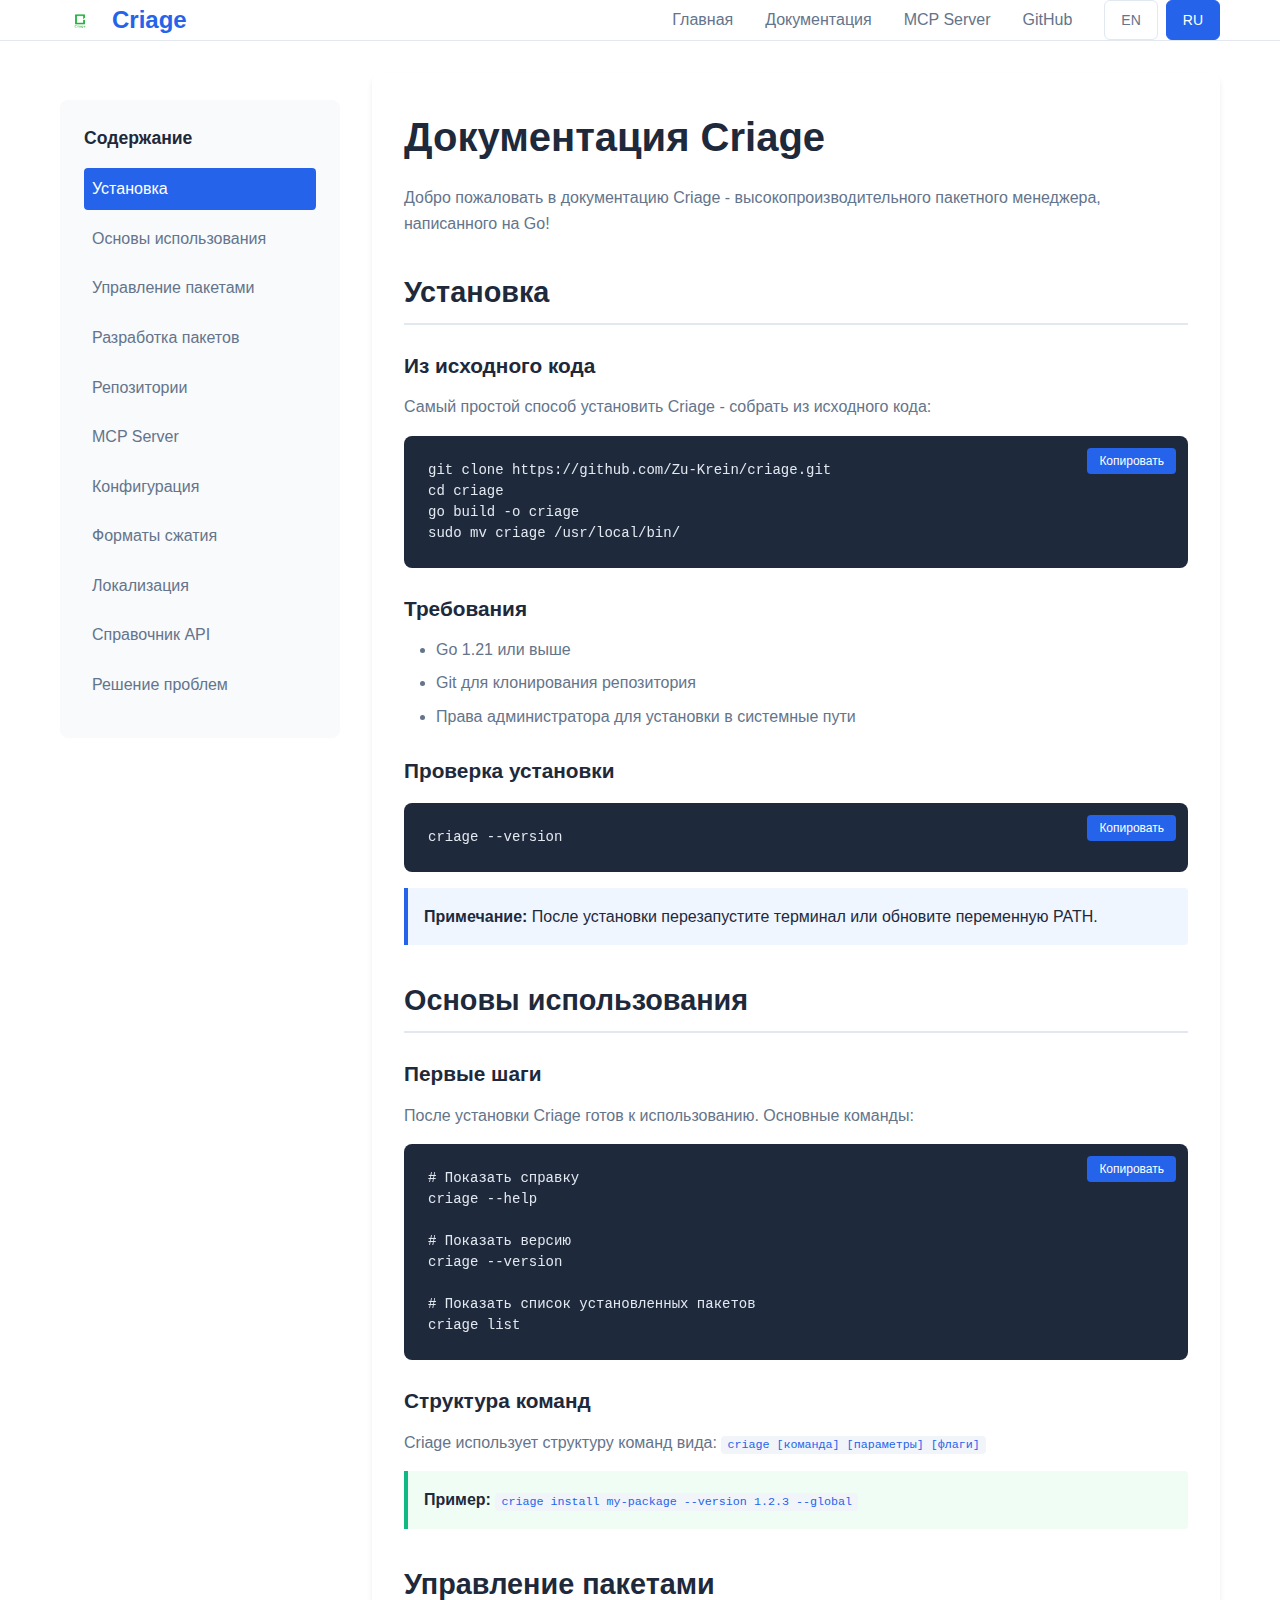
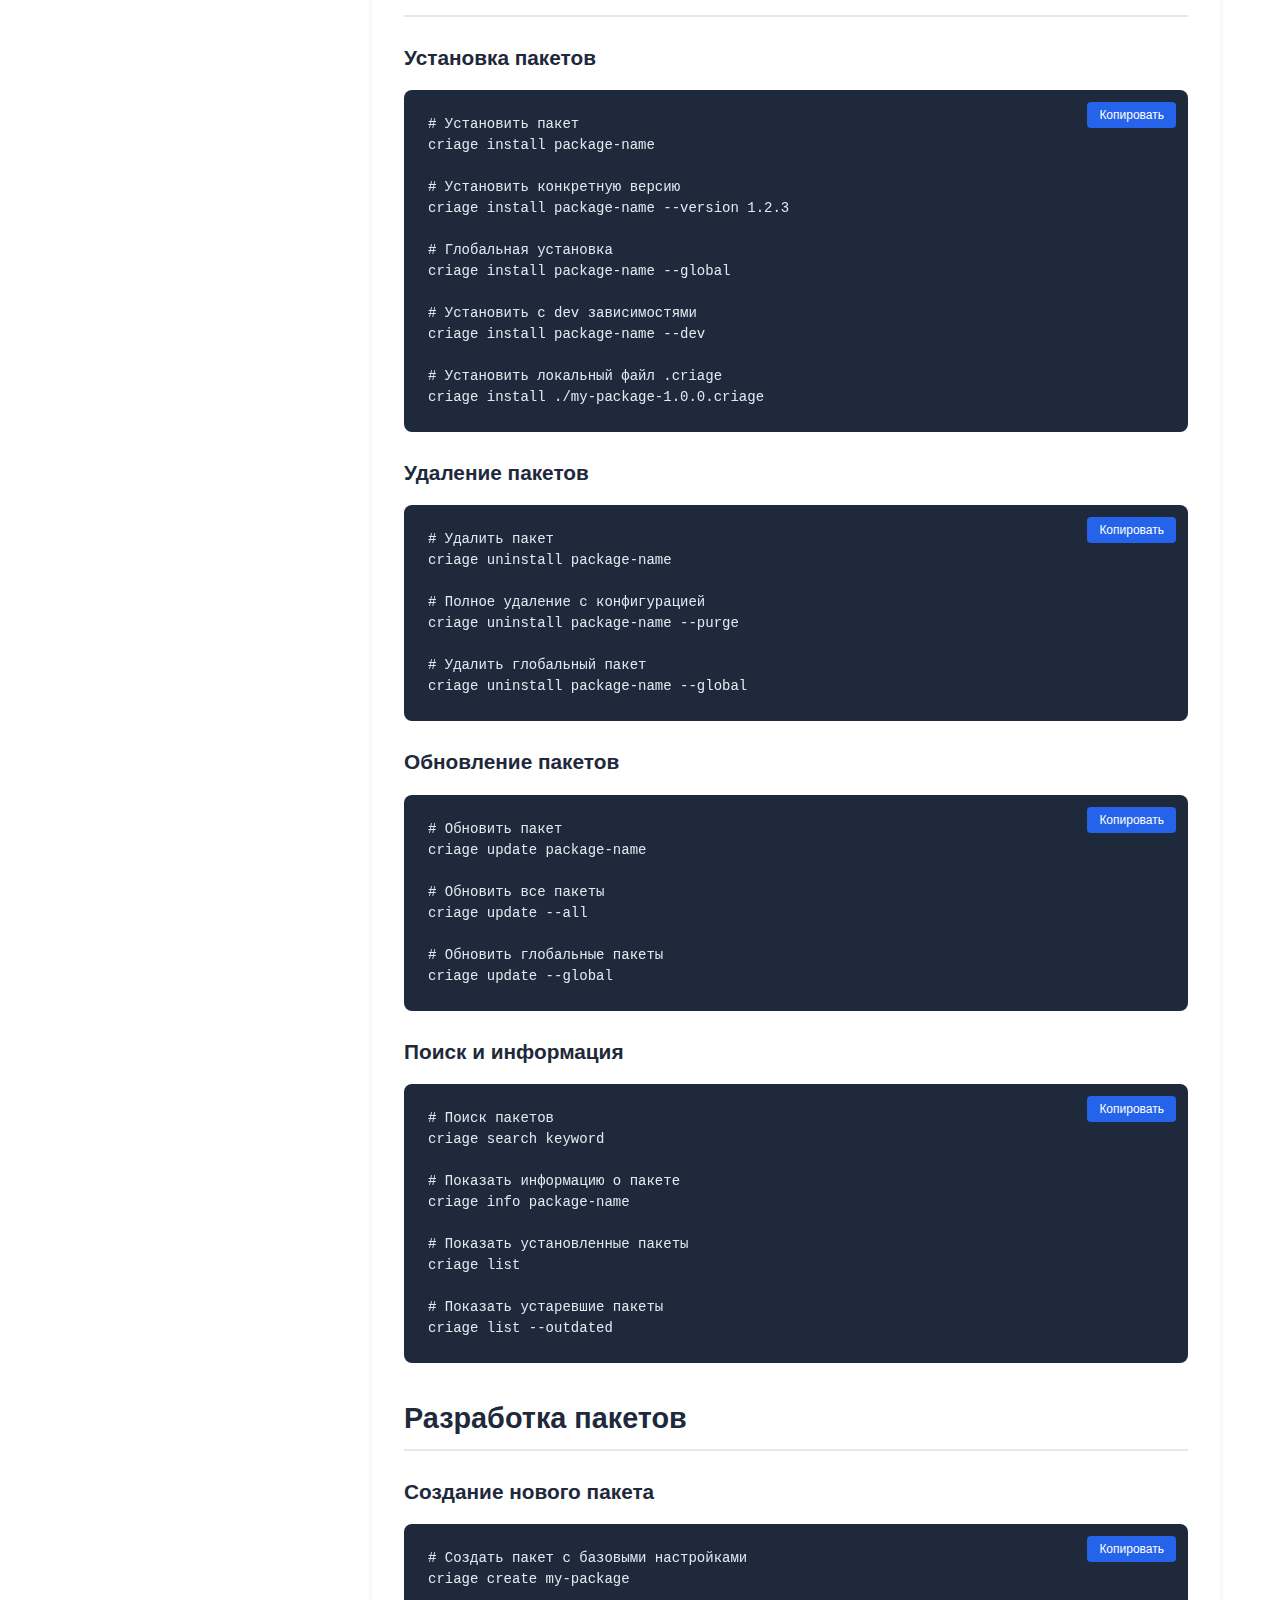
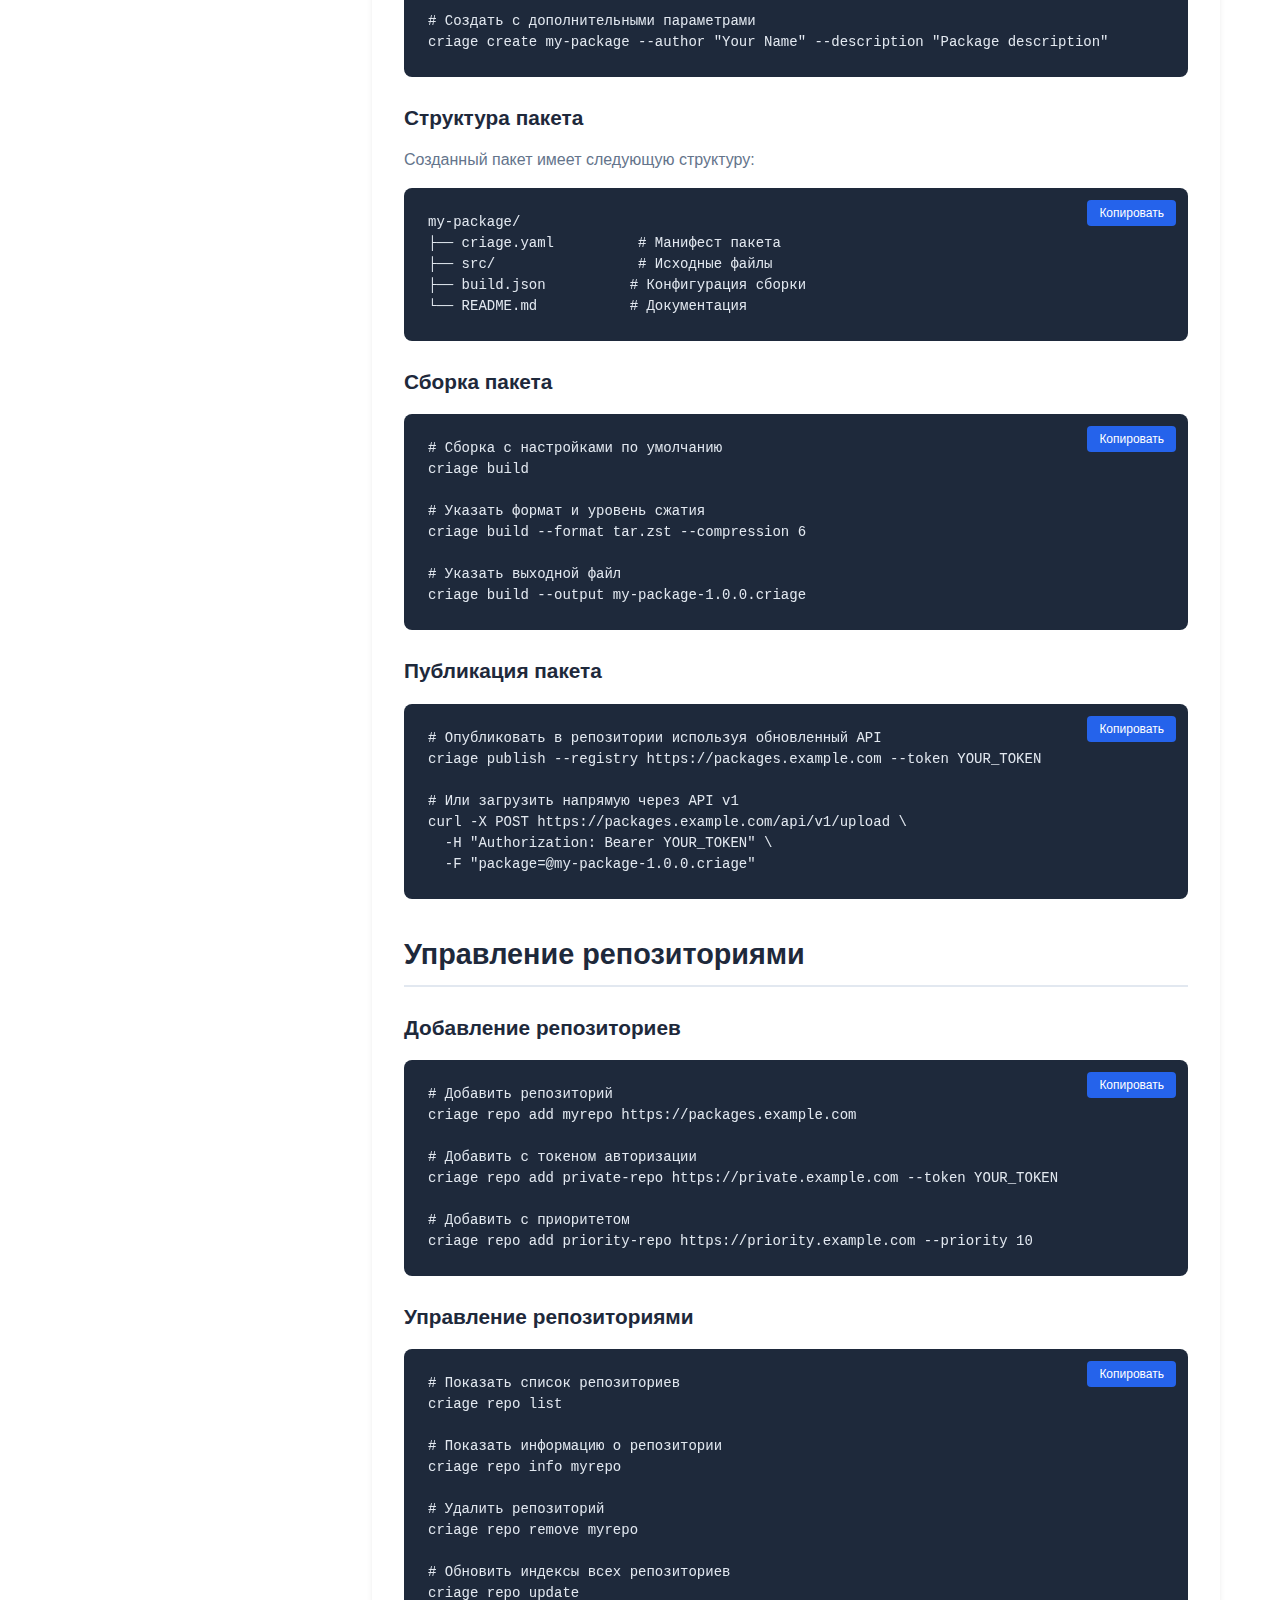
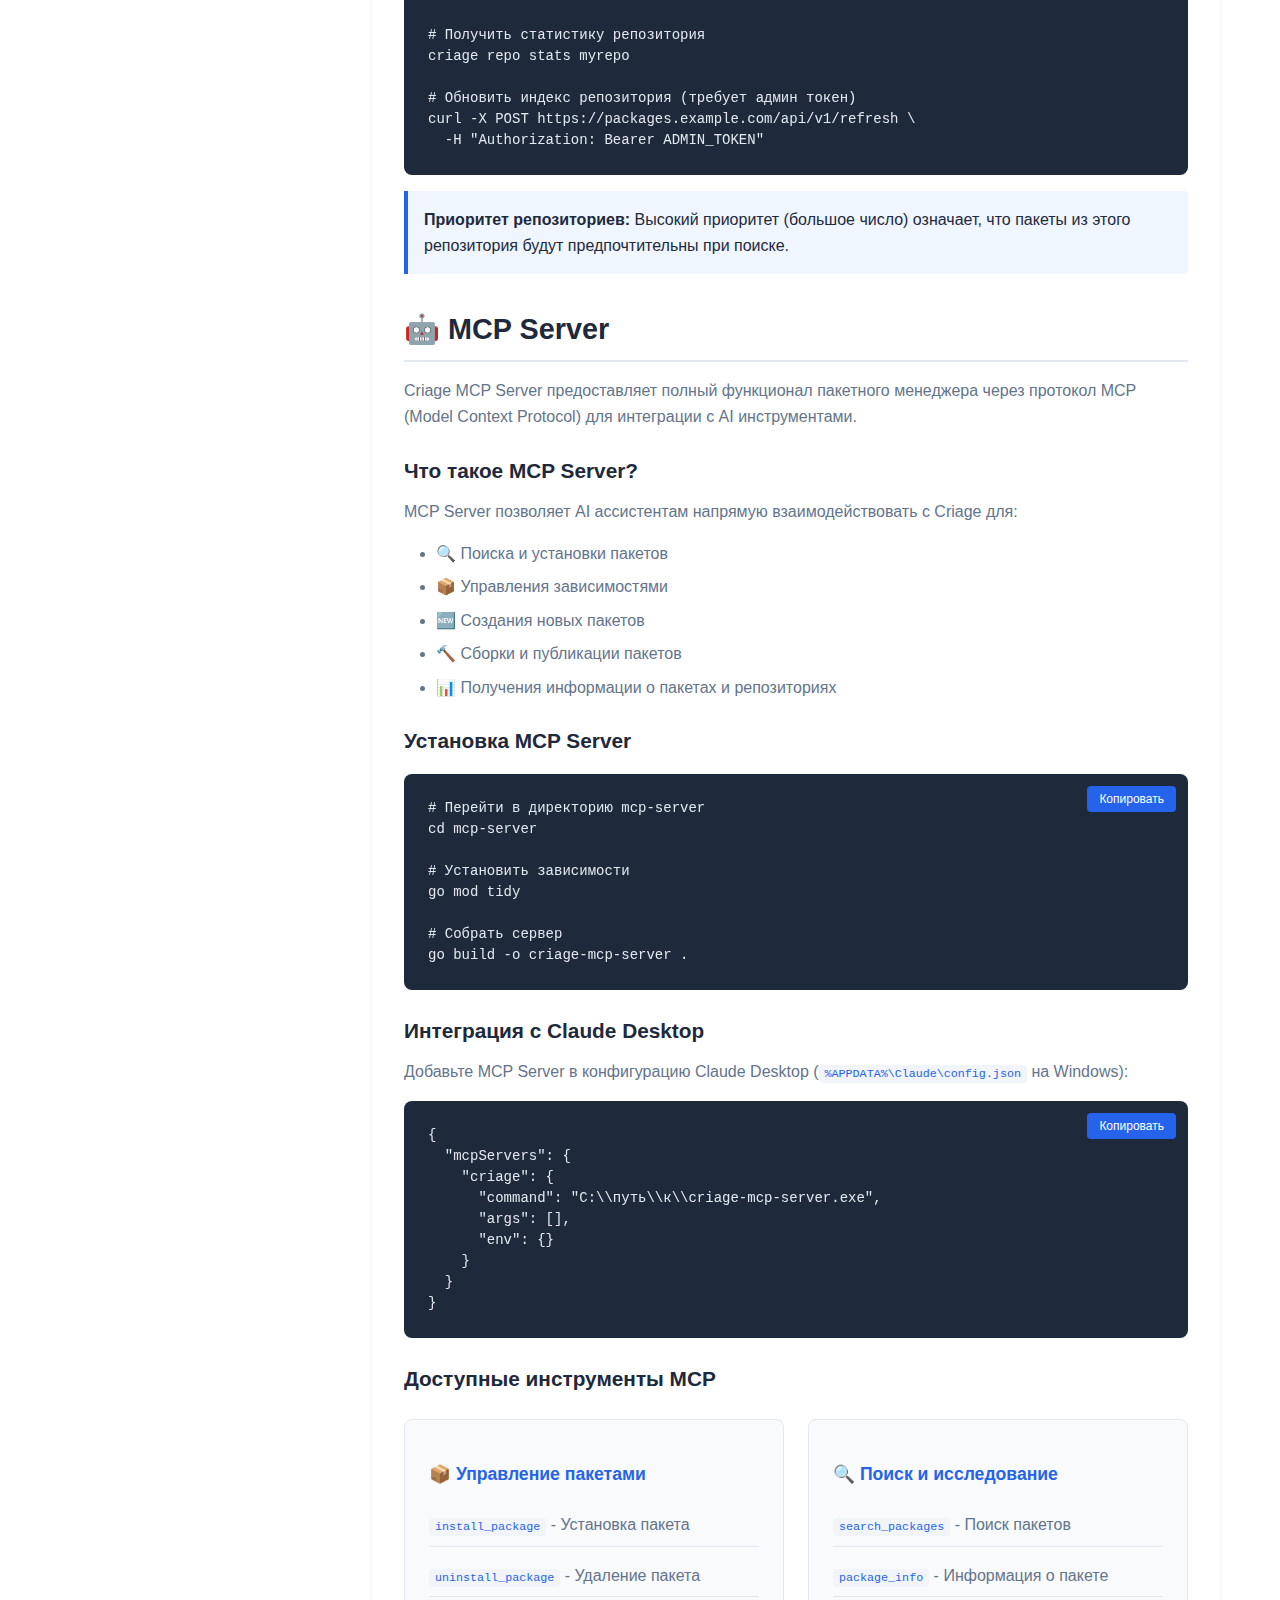
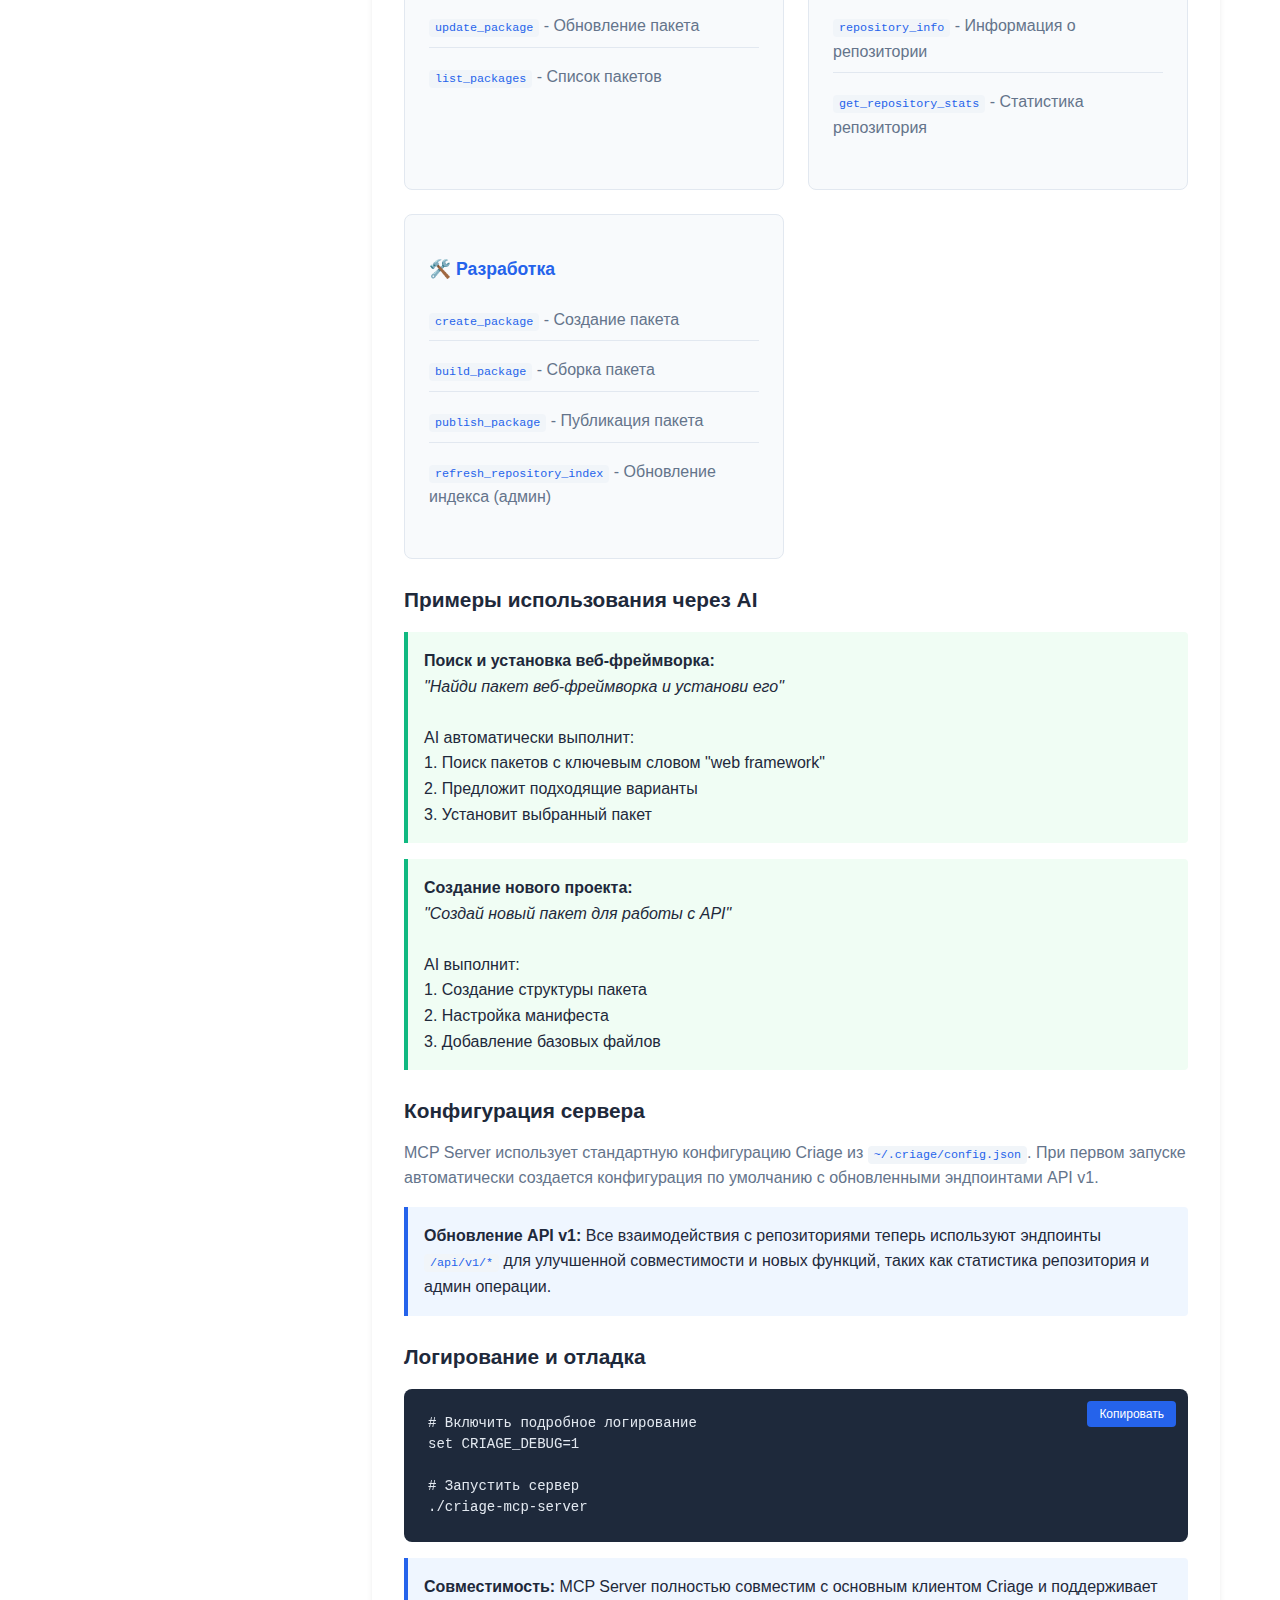
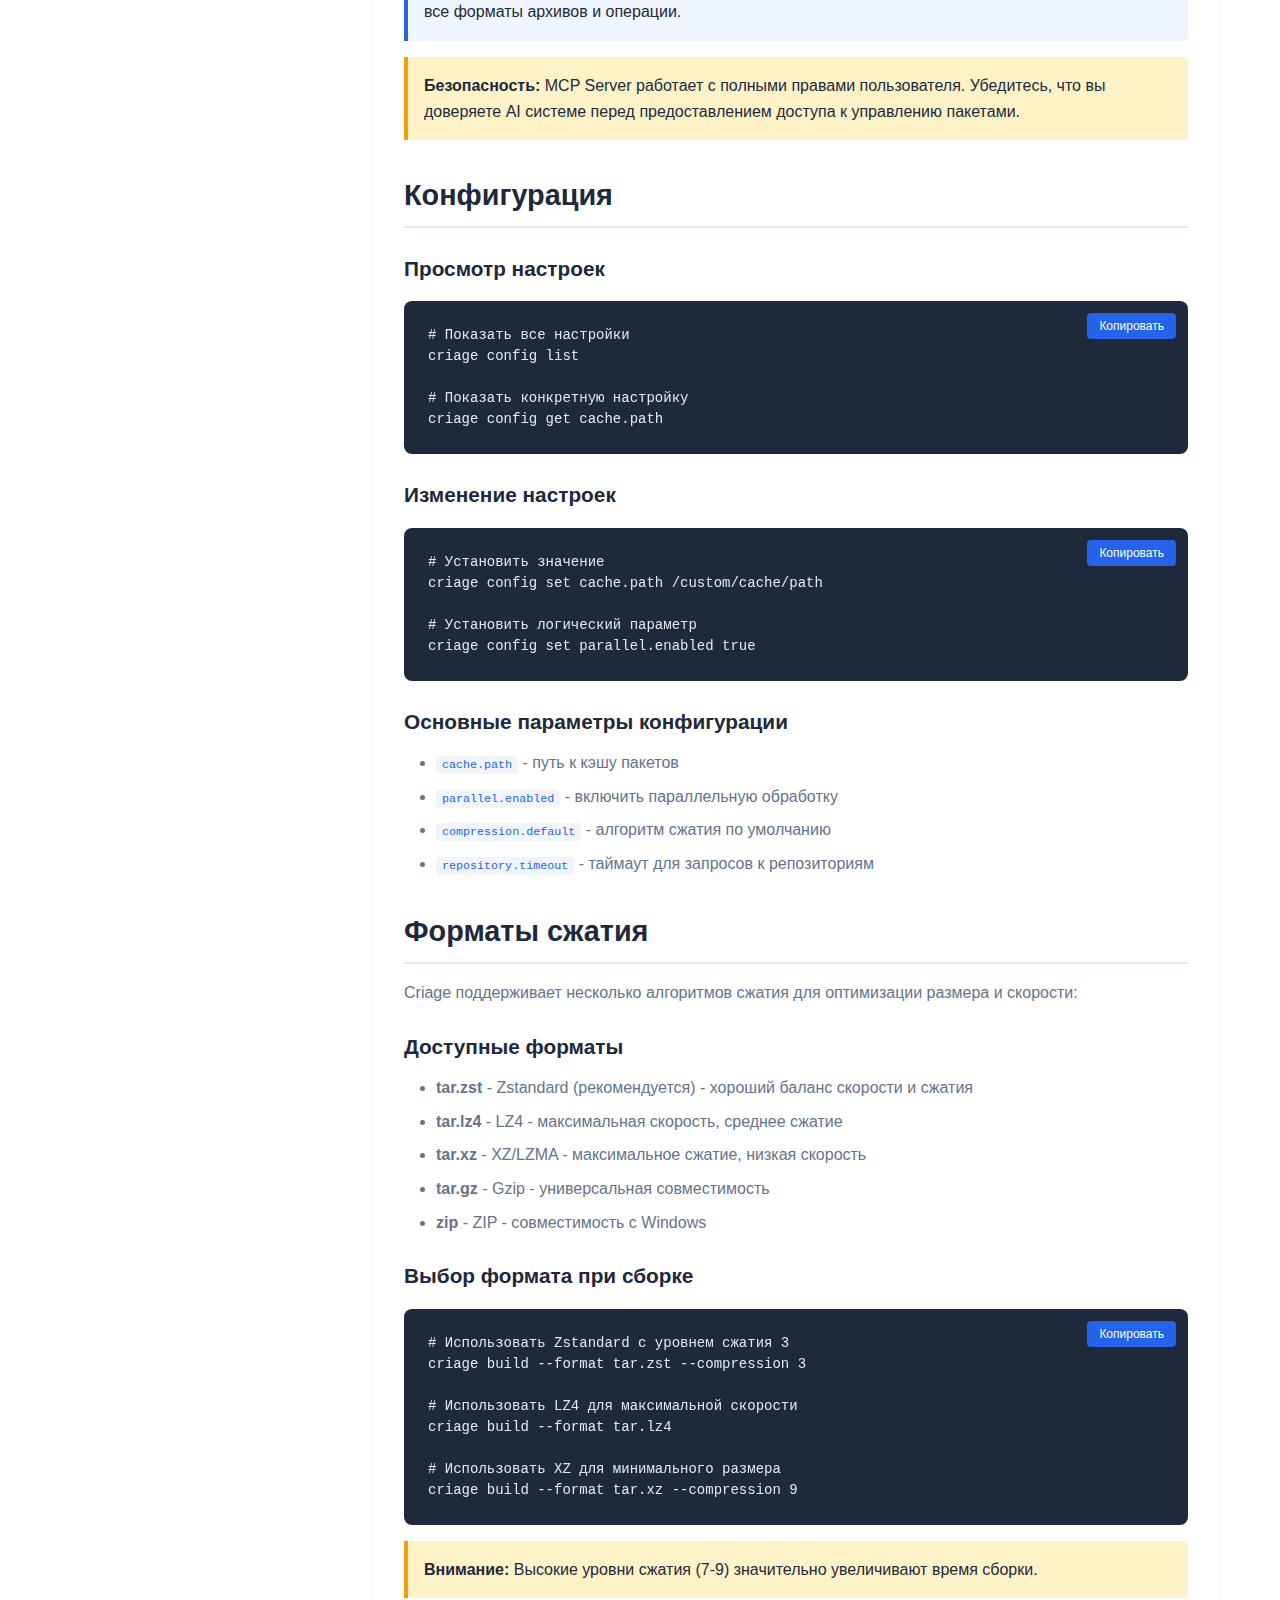
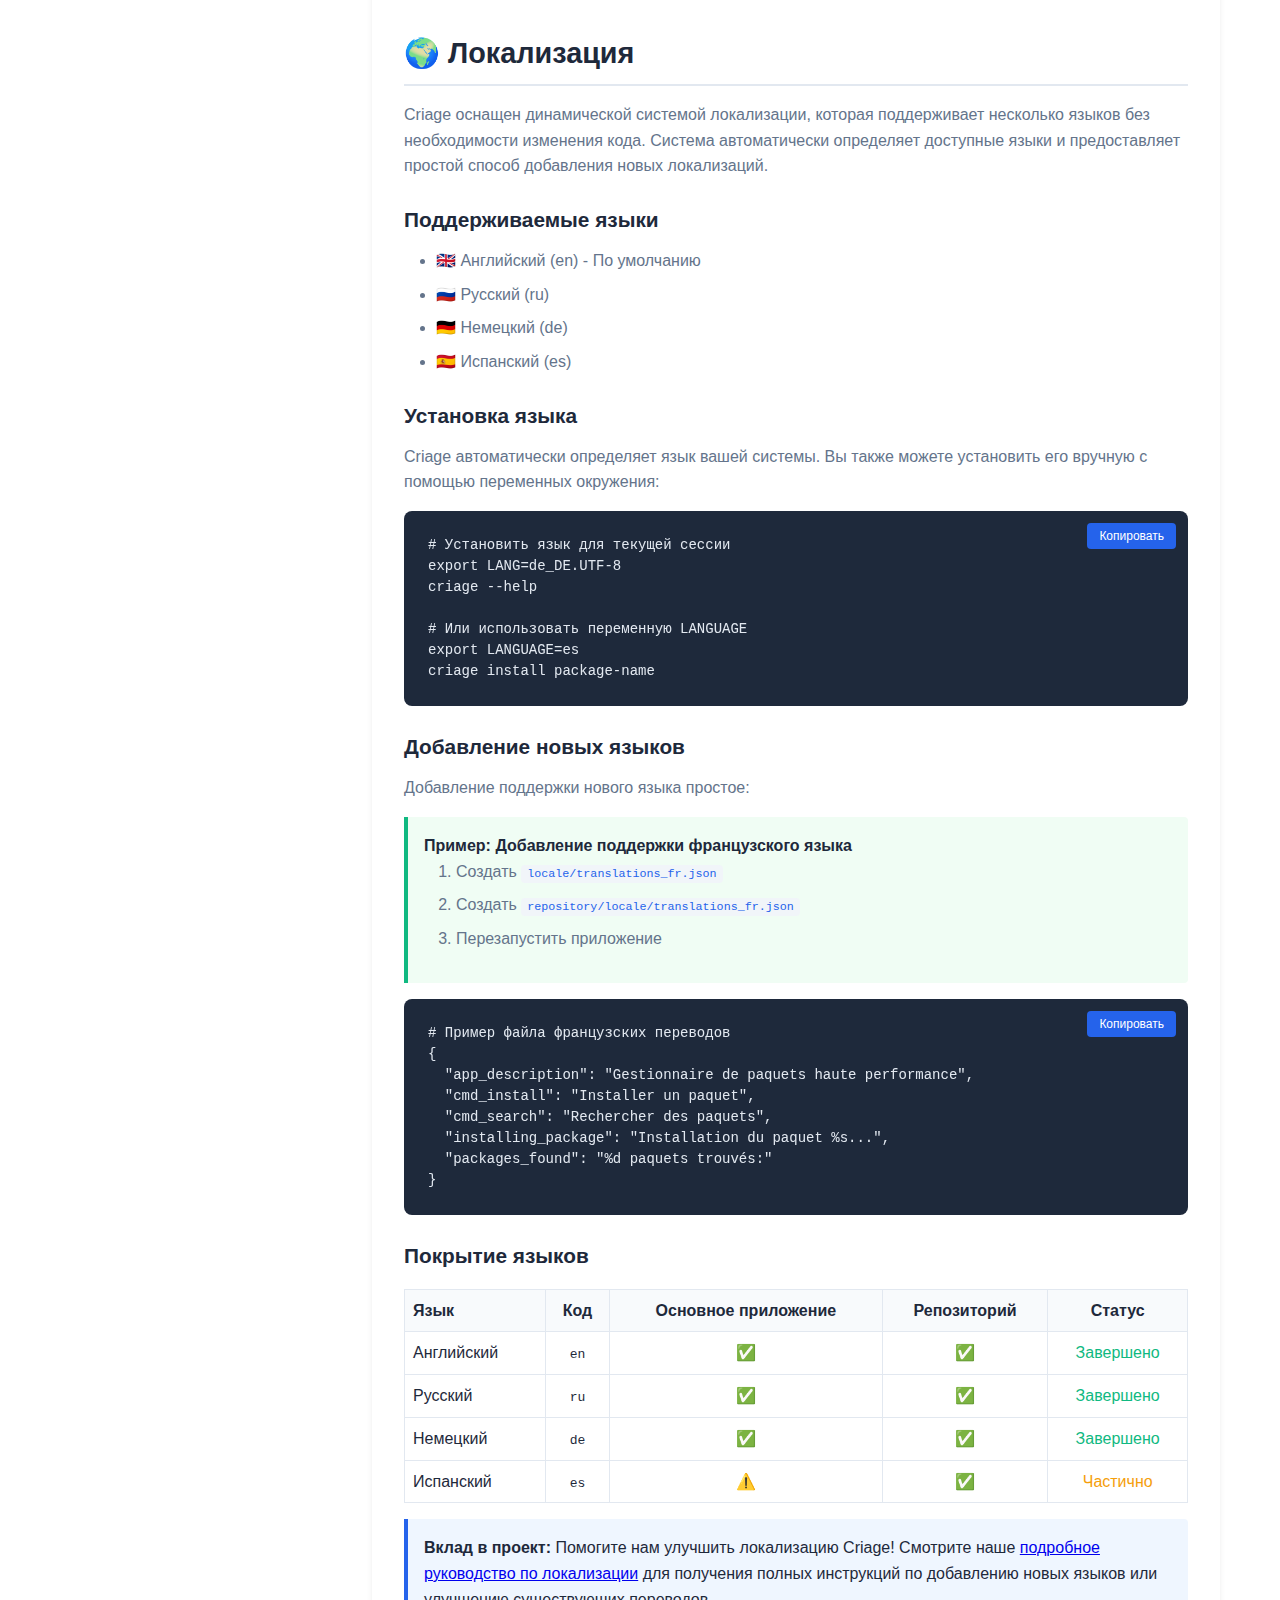
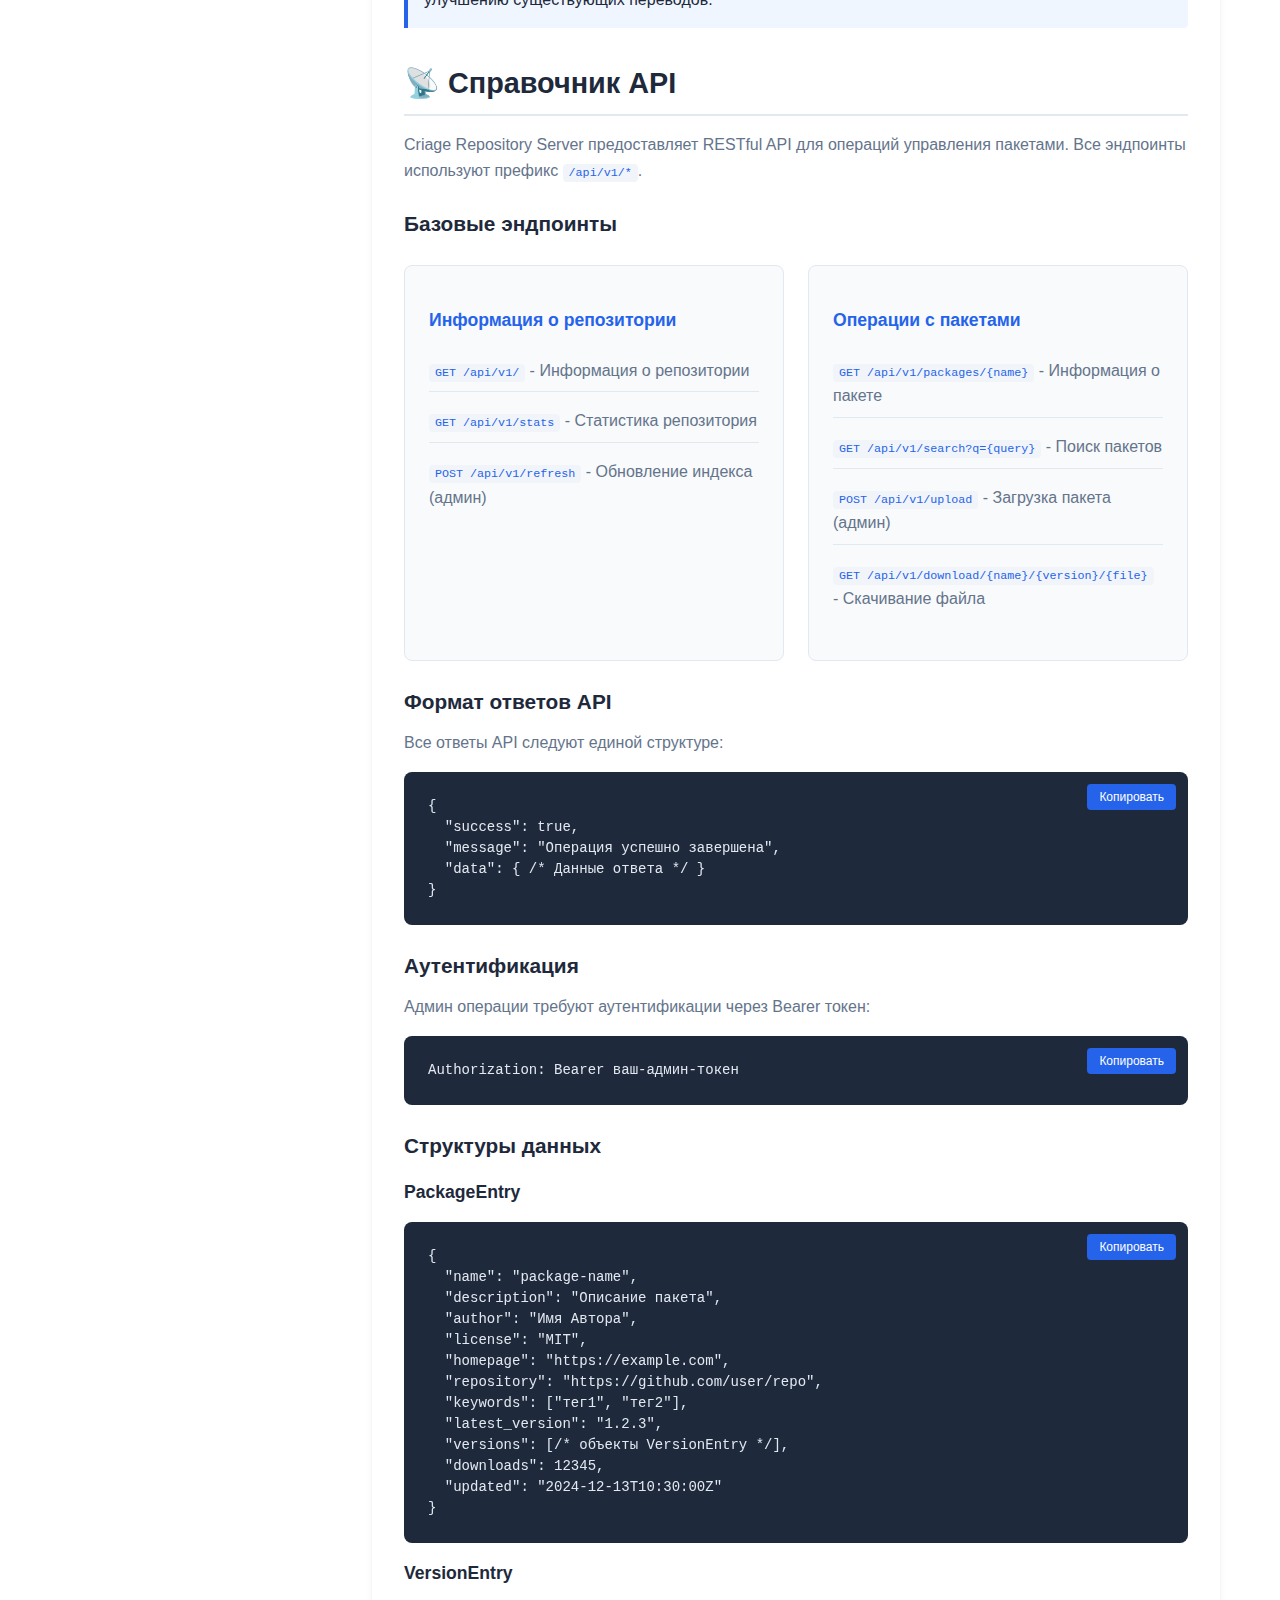
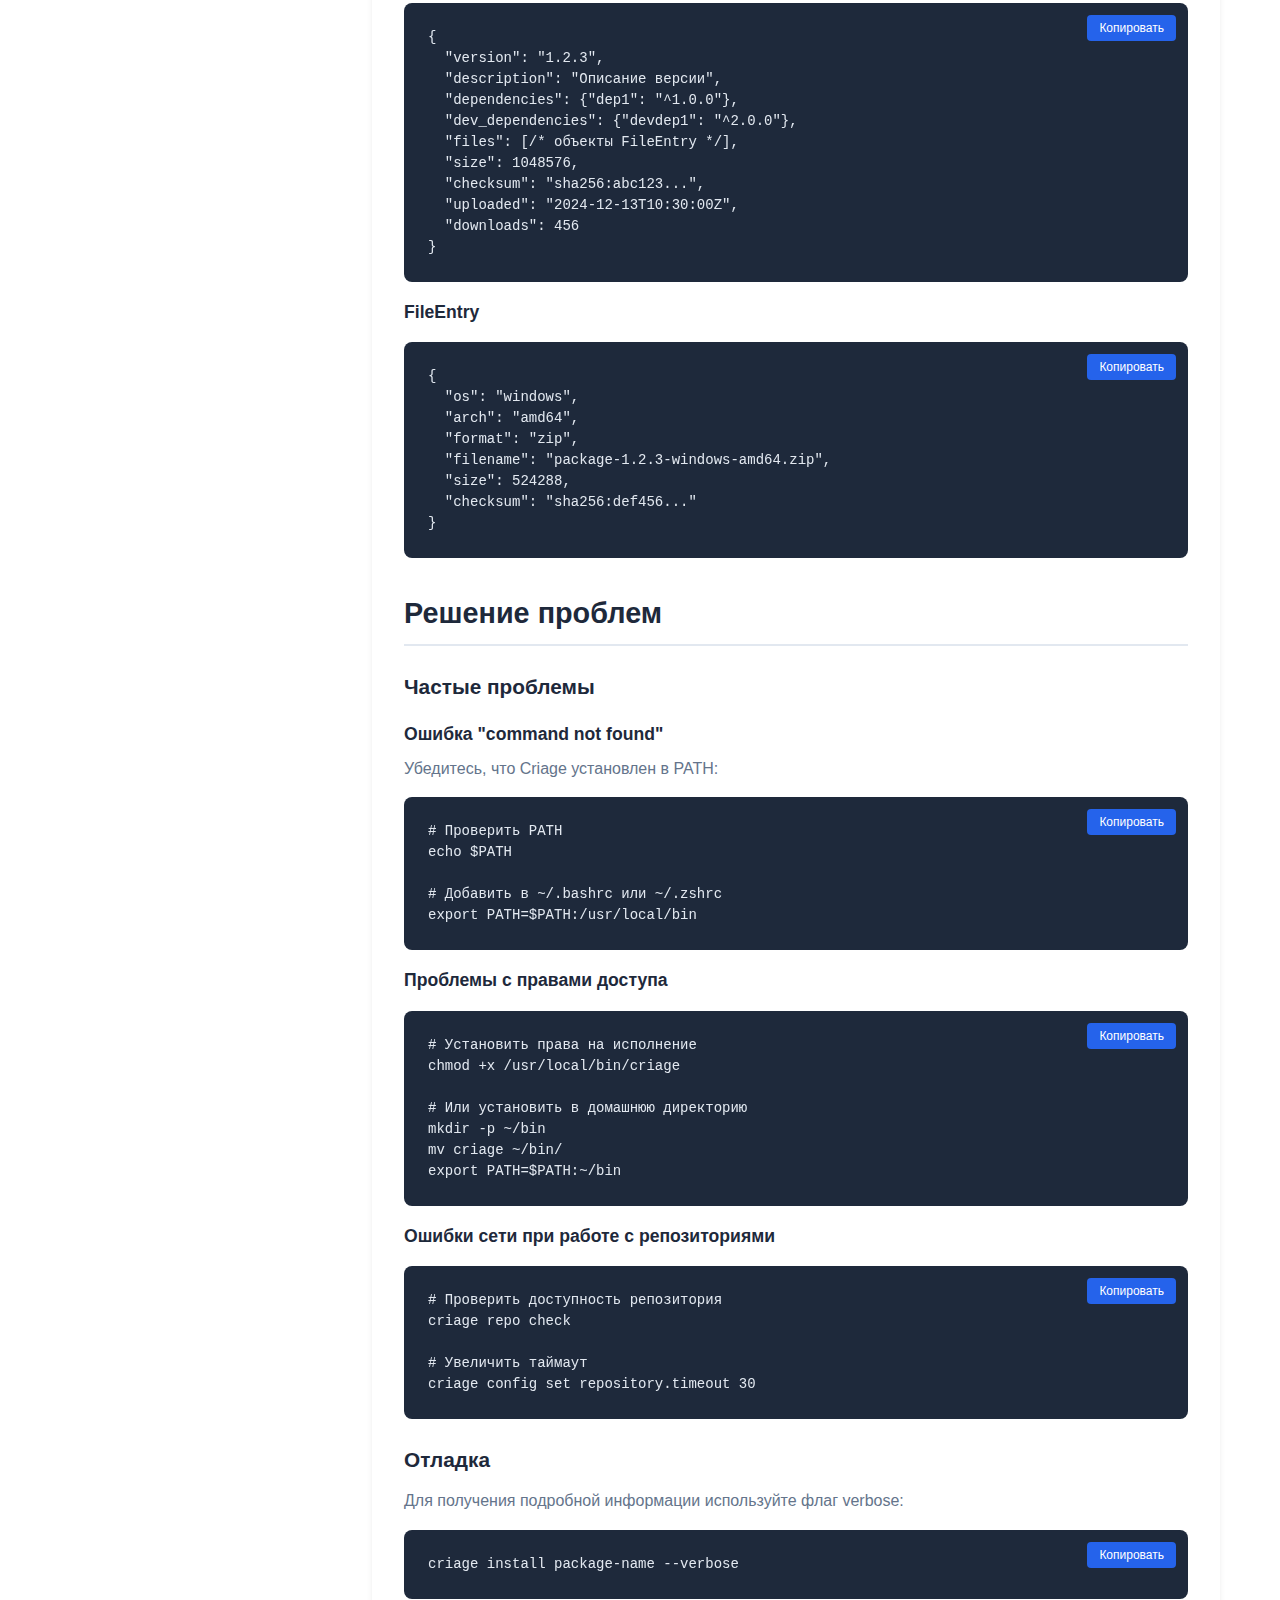
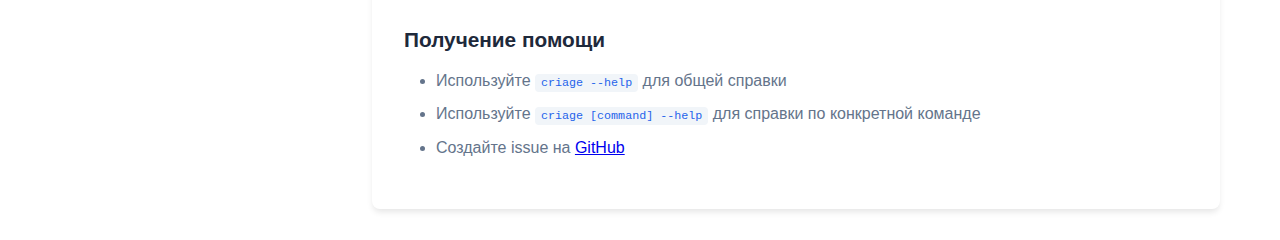
<file: docs/docs_ru.html>
<!DOCTYPE html>
<html lang="ru">

<head>
    <meta charset="UTF-8">
    <meta name="viewport" content="width=device-width, initial-scale=1.0">
    <title>Документация - Criage | Полное руководство по установке и использованию пакетного менеджера</title>
    <meta name="description"
        content="Полная документация по пакетному менеджеру Criage включая руководство по установке, справочник команд, параметры конфигурации и примеры расширенного использования. Изучите эффективное управление пакетами с Criage.">
    <meta name="keywords"
        content="документация criage, руководство пакетный менеджер, инструкция установки, справочник команд, Go пакетный менеджер, учебник управления зависимостями">
    <meta name="author" content="Команда Criage">
    <meta name="robots" content="index, follow">
    <link rel="canonical" href="https://criage.ru/docs_ru.html">

    <!-- Open Graph / Facebook -->
    <meta property="og:type" content="article">
    <meta property="og:url" content="https://criage.ru/docs_ru.html">
    <meta property="og:title" content="Документация пакетного менеджера Criage">
    <meta property="og:description"
        content="Полное руководство по использованию пакетного менеджера Criage с инструкциями по установке, справочником команд и примерами использования.">
    <meta property="og:image" content="https://criage.ru/logo.png">
    <meta property="og:site_name" content="Criage">
    <meta property="og:locale" content="ru_RU">

    <!-- Twitter -->
    <meta property="twitter:card" content="summary_large_image">
    <meta property="twitter:url" content="https://criage.ru/docs_ru.html">
    <meta property="twitter:title" content="Документация пакетного менеджера Criage">
    <meta property="twitter:description"
        content="Полное руководство по использованию пакетного менеджера Criage с инструкциями по установке, справочником команд и примерами использования.">
    <meta property="twitter:image" content="https://criage.ru/logo.png">

    <!-- Language alternatives -->
    <link rel="alternate" hreflang="en" href="https://criage.ru/docs.html">
    <link rel="alternate" hreflang="ru" href="https://criage.ru/docs_ru.html">
    <link rel="alternate" hreflang="x-default" href="https://criage.ru/docs.html">

    <link rel="icon" type="image/png" href="logo.png">
    <link rel="sitemap" type="application/xml" href="https://criage.ru/sitemap.xml">

    <!-- Structured Data -->
    <script type="application/ld+json">
    {
        "@context": "https://schema.org",
        "@type": "TechArticle",
        "headline": "Документация пакетного менеджера Criage",
        "description": "Полная документация по использованию пакетного менеджера Criage",
        "url": "https://criage.ru/docs_ru.html",
        "datePublished": "2024-01-01",
        "dateModified": "2024-12-13",
        "inLanguage": "ru",
        "author": {
            "@type": "Organization",
            "name": "Команда Criage"
        },
        "publisher": {
            "@type": "Organization",
            "name": "Criage",
            "logo": {
                "@type": "ImageObject",
                "url": "https://criage.ru/logo.png"
            }
        }
    }
    </script>
    <style>
        :root {
            --primary-color: #2563eb;
            --primary-dark: #1d4ed8;
            --secondary-color: #64748b;
            --accent-color: #06b6d4;
            --success-color: #10b981;
            --background: #ffffff;
            --surface: #f8fafc;
            --text-primary: #1e293b;
            --text-secondary: #64748b;
            --border: #e2e8f0;
            --shadow: 0 4px 6px -1px rgba(0, 0, 0, 0.1);
        }

        * {
            margin: 0;
            padding: 0;
            box-sizing: border-box;
        }

        body {
            font-family: 'Inter', -apple-system, BlinkMacSystemFont, 'Segoe UI', Roboto, sans-serif;
            line-height: 1.6;
            color: var(--text-primary);
            background: var(--background);
        }

        .container {
            max-width: 1200px;
            margin: 0 auto;
            padding: 0 20px;
        }

        /* Header */
        header {
            background: var(--background);
            border-bottom: 1px solid var(--border);
            position: sticky;
            top: 0;
            z-index: 100;
            backdrop-filter: blur(10px);
        }

        nav {
            display: flex;
            align-items: center;
            justify-content: space-between;
            padding: 1rem 0;
        }

        .logo {
            display: flex;
            align-items: center;
            gap: 12px;
            font-size: 1.5rem;
            font-weight: 700;
            color: var(--primary-color);
            text-decoration: none;
        }

        .logo img {
            width: 40px;
            height: 40px;
        }

        .nav-links {
            display: flex;
            gap: 2rem;
            list-style: none;
        }

        .nav-links a {
            color: var(--text-secondary);
            text-decoration: none;
            font-weight: 500;
            transition: color 0.2s;
        }

        .nav-links a:hover {
            color: var(--primary-color);
        }

        .nav-content {
            display: flex;
            align-items: center;
            gap: 2rem;
        }

        .language-switcher {
            display: flex;
            gap: 0.5rem;
            align-items: center;
        }

        .lang-btn {
            padding: 0.5rem 1rem;
            border: 1px solid var(--border);
            background: var(--background);
            color: var(--text-secondary);
            text-decoration: none;
            border-radius: 6px;
            font-size: 0.875rem;
            font-weight: 500;
            transition: all 0.2s;
        }

        .lang-btn:hover,
        .lang-btn.active {
            background: var(--primary-color);
            color: white;
            border-color: var(--primary-color);
        }

        /* Main layout */
        .docs-layout {
            display: grid;
            grid-template-columns: 280px 1fr;
            gap: 2rem;
            padding: 2rem 0;
            min-height: calc(100vh - 80px);
        }

        /* Sidebar */
        .sidebar {
            background: var(--surface);
            padding: 1.5rem;
            border-radius: 8px;
            height: fit-content;
            position: sticky;
            top: 100px;
        }

        .sidebar h3 {
            margin-bottom: 1rem;
            color: var(--text-primary);
            font-size: 1.1rem;
        }

        .sidebar-nav {
            list-style: none;
        }

        .sidebar-nav li {
            margin-bottom: 0.5rem;
        }

        .sidebar-nav a {
            color: var(--text-secondary);
            text-decoration: none;
            padding: 0.5rem;
            display: block;
            border-radius: 4px;
            transition: all 0.2s;
        }

        .sidebar-nav a:hover,
        .sidebar-nav a.active {
            background: var(--primary-color);
            color: white;
        }

        /* Content */
        .docs-content {
            background: white;
            padding: 2rem;
            border-radius: 8px;
            box-shadow: var(--shadow);
        }

        .docs-content h1 {
            color: var(--text-primary);
            margin-bottom: 1rem;
            font-size: 2.5rem;
        }

        .docs-content h2 {
            color: var(--text-primary);
            margin: 2rem 0 1rem 0;
            padding-bottom: 0.5rem;
            border-bottom: 2px solid var(--border);
            font-size: 1.8rem;
        }

        .docs-content h3 {
            color: var(--text-primary);
            margin: 1.5rem 0 0.75rem 0;
            font-size: 1.3rem;
        }

        .docs-content h4 {
            color: var(--text-primary);
            margin: 1rem 0 0.5rem 0;
            font-size: 1.1rem;
        }

        .docs-content p {
            margin-bottom: 1rem;
            color: var(--text-secondary);
        }

        .docs-content ul,
        .docs-content ol {
            margin-bottom: 1rem;
            padding-left: 2rem;
        }

        .docs-content li {
            margin-bottom: 0.5rem;
            color: var(--text-secondary);
        }

        .code-block {
            background: #1e293b;
            color: #e2e8f0;
            border-radius: 8px;
            margin: 1rem 0;
            position: relative;
            overflow: hidden;
        }

        .code-block pre {
            padding: 1.5rem;
            margin: 0;
            font-family: 'Monaco', 'Menlo', 'Ubuntu Mono', monospace;
            font-size: 14px;
            line-height: 1.5;
            overflow-x: auto;
            white-space: pre;
        }

        .copy-btn {
            position: absolute;
            top: 12px;
            right: 12px;
            background: var(--primary-color);
            color: white;
            border: none;
            padding: 6px 12px;
            border-radius: 4px;
            font-size: 12px;
            cursor: pointer;
            transition: background 0.2s;
        }

        .copy-btn:hover {
            background: var(--primary-dark);
        }

        .inline-code {
            background: #f1f5f9;
            padding: 2px 6px;
            border-radius: 4px;
            font-family: monospace;
            font-size: 0.9em;
            color: var(--primary-color);
        }

        .note {
            background: #eff6ff;
            border-left: 4px solid var(--primary-color);
            padding: 1rem;
            margin: 1rem 0;
            border-radius: 0 4px 4px 0;
        }

        .warning {
            background: #fef3c7;
            border-left: 4px solid #f59e0b;
            padding: 1rem;
            margin: 1rem 0;
            border-radius: 0 4px 4px 0;
        }

        .example {
            background: #f0fdf4;
            border-left: 4px solid var(--success-color);
            padding: 1rem;
            margin: 1rem 0;
            border-radius: 0 4px 4px 0;
        }

        .feature-grid {
            display: grid;
            grid-template-columns: repeat(auto-fit, minmax(300px, 1fr));
            gap: 1.5rem;
            margin: 1.5rem 0;
        }

        .feature-card {
            background: var(--surface);
            padding: 1.5rem;
            border-radius: 8px;
            border: 1px solid var(--border);
        }

        .feature-card h4 {
            color: var(--primary-color);
            margin-bottom: 1rem;
            font-size: 1.1rem;
        }

        .feature-card ul {
            list-style: none;
            padding: 0;
        }

        .feature-card li {
            padding: 0.5rem 0;
            border-bottom: 1px solid var(--border);
        }

        .feature-card li:last-child {
            border-bottom: none;
        }

        /* Responsive */
        @media (max-width: 768px) {
            .docs-layout {
                grid-template-columns: 1fr;
            }

            .sidebar {
                position: static;
            }

            .nav-links {
                display: none;
            }

            .nav-content {
                gap: 1rem;
            }
        }
    </style>
</head>

<body>
    <!-- Header -->
    <header>
        <nav class="container">
            <a href="index_ru.html" class="logo">
                <img src="logo.png" alt="Criage Logo">
                Criage
            </a>
            <div class="nav-content">
                <ul class="nav-links">
                    <li><a href="index_ru.html">Главная</a></li>
                    <li><a href="docs_ru.html">Документация</a></li>
                    <li><a href="mcp-server_ru.html">MCP Server</a></li>
                    <li><a href="https://github.com/Zu-Krein/criage" target="_blank">GitHub</a></li>
                </ul>
                <div class="language-switcher">
                    <a href="docs.html" class="lang-btn">EN</a>
                    <a href="docs_ru.html" class="lang-btn active">RU</a>
                </div>
            </div>
        </nav>
    </header>

    <!-- Main Content -->
    <div class="container">
        <div class="docs-layout">
            <!-- Sidebar -->
            <aside class="sidebar">
                <h3>Содержание</h3>
                <ul class="sidebar-nav">
                    <li><a href="#installation" class="active">Установка</a></li>
                    <li><a href="#basic-usage">Основы использования</a></li>
                    <li><a href="#package-management">Управление пакетами</a></li>
                    <li><a href="#development">Разработка пакетов</a></li>
                    <li><a href="#repositories">Репозитории</a></li>
                    <li><a href="#mcp-server">MCP Server</a></li>
                    <li><a href="#configuration">Конфигурация</a></li>
                    <li><a href="#formats">Форматы сжатия</a></li>
                    <li><a href="#localization">Локализация</a></li>
                    <li><a href="#api">Справочник API</a></li>
                    <li><a href="#troubleshooting">Решение проблем</a></li>
                </ul>
            </aside>

            <!-- Content -->
            <main class="docs-content">
                <h1>Документация Criage</h1>
                <p>Добро пожаловать в документацию Criage - высокопроизводительного пакетного менеджера, написанного на
                    Go!</p>

                <section id="installation">
                    <h2>Установка</h2>

                    <h3>Из исходного кода</h3>
                    <p>Самый простой способ установить Criage - собрать из исходного кода:</p>
                    <div class="code-block">
                        <button class="copy-btn" onclick="copyToClipboard(this)">Копировать</button>
                        <pre>git clone https://github.com/Zu-Krein/criage.git
cd criage
go build -o criage
sudo mv criage /usr/local/bin/</pre>
                    </div>

                    <h3>Требования</h3>
                    <ul>
                        <li>Go 1.21 или выше</li>
                        <li>Git для клонирования репозитория</li>
                        <li>Права администратора для установки в системные пути</li>
                    </ul>

                    <h3>Проверка установки</h3>
                    <div class="code-block">
                        <button class="copy-btn" onclick="copyToClipboard(this)">Копировать</button>
                        <pre>criage --version</pre>
                    </div>

                    <div class="note">
                        <strong>Примечание:</strong> После установки перезапустите терминал или обновите переменную
                        PATH.
                    </div>
                </section>

                <section id="basic-usage">
                    <h2>Основы использования</h2>

                    <h3>Первые шаги</h3>
                    <p>После установки Criage готов к использованию. Основные команды:</p>

                    <div class="code-block">
                        <button class="copy-btn" onclick="copyToClipboard(this)">Копировать</button>
                        <pre># Показать справку
criage --help

# Показать версию
criage --version

# Показать список установленных пакетов
criage list</pre>
                    </div>

                    <h3>Структура команд</h3>
                    <p>Criage использует структуру команд вида: <code
                            class="inline-code">criage [команда] [параметры] [флаги]</code></p>

                    <div class="example">
                        <strong>Пример:</strong> <code
                            class="inline-code">criage install my-package --version 1.2.3 --global</code>
                    </div>
                </section>

                <section id="package-management">
                    <h2>Управление пакетами</h2>

                    <h3>Установка пакетов</h3>
                    <div class="code-block">
                        <button class="copy-btn" onclick="copyToClipboard(this)">Копировать</button>
                        <pre># Установить пакет
criage install package-name

# Установить конкретную версию
criage install package-name --version 1.2.3

# Глобальная установка
criage install package-name --global

# Установить с dev зависимостями
criage install package-name --dev

# Установить локальный файл .criage
criage install ./my-package-1.0.0.criage</pre>
                    </div>

                    <h3>Удаление пакетов</h3>
                    <div class="code-block">
                        <button class="copy-btn" onclick="copyToClipboard(this)">Копировать</button>
                        <pre># Удалить пакет
criage uninstall package-name

# Полное удаление с конфигурацией
criage uninstall package-name --purge

# Удалить глобальный пакет
criage uninstall package-name --global</pre>
                    </div>

                    <h3>Обновление пакетов</h3>
                    <div class="code-block">
                        <button class="copy-btn" onclick="copyToClipboard(this)">Копировать</button>
                        <pre># Обновить пакет
criage update package-name

# Обновить все пакеты
criage update --all

# Обновить глобальные пакеты
criage update --global</pre>
                    </div>

                    <h3>Поиск и информация</h3>
                    <div class="code-block">
                        <button class="copy-btn" onclick="copyToClipboard(this)">Копировать</button>
                        <pre># Поиск пакетов
criage search keyword

# Показать информацию о пакете
criage info package-name

# Показать установленные пакеты
criage list

# Показать устаревшие пакеты
criage list --outdated</pre>
                    </div>
                </section>

                <section id="development">
                    <h2>Разработка пакетов</h2>

                    <h3>Создание нового пакета</h3>
                    <div class="code-block">
                        <button class="copy-btn" onclick="copyToClipboard(this)">Копировать</button>
                        <pre># Создать пакет с базовыми настройками
criage create my-package

# Создать с дополнительными параметрами
criage create my-package --author "Your Name" --description "Package description"</pre>
                    </div>

                    <h3>Структура пакета</h3>
                    <p>Созданный пакет имеет следующую структуру:</p>
                    <div class="code-block">
                        <button class="copy-btn" onclick="copyToClipboard(this)">Копировать</button>
                        <pre>my-package/
├── criage.yaml          # Манифест пакета
├── src/                 # Исходные файлы
├── build.json          # Конфигурация сборки
└── README.md           # Документация</pre>
                    </div>

                    <h3>Сборка пакета</h3>
                    <div class="code-block">
                        <button class="copy-btn" onclick="copyToClipboard(this)">Копировать</button>
                        <pre># Сборка с настройками по умолчанию
criage build

# Указать формат и уровень сжатия
criage build --format tar.zst --compression 6

# Указать выходной файл
criage build --output my-package-1.0.0.criage</pre>
                    </div>

                    <h3>Публикация пакета</h3>
                    <div class="code-block">
                        <button class="copy-btn" onclick="copyToClipboard(this)">Копировать</button>
                        <pre># Опубликовать в репозитории используя обновленный API
criage publish --registry https://packages.example.com --token YOUR_TOKEN

# Или загрузить напрямую через API v1
curl -X POST https://packages.example.com/api/v1/upload \
  -H "Authorization: Bearer YOUR_TOKEN" \
  -F "package=@my-package-1.0.0.criage"</pre>
                    </div>
                </section>

                <section id="repositories">
                    <h2>Управление репозиториями</h2>

                    <h3>Добавление репозиториев</h3>
                    <div class="code-block">
                        <button class="copy-btn" onclick="copyToClipboard(this)">Копировать</button>
                        <pre># Добавить репозиторий
criage repo add myrepo https://packages.example.com

# Добавить с токеном авторизации
criage repo add private-repo https://private.example.com --token YOUR_TOKEN

# Добавить с приоритетом
criage repo add priority-repo https://priority.example.com --priority 10</pre>
                    </div>

                    <h3>Управление репозиториями</h3>
                    <div class="code-block">
                        <button class="copy-btn" onclick="copyToClipboard(this)">Копировать</button>
                        <pre># Показать список репозиториев
criage repo list

# Показать информацию о репозитории
criage repo info myrepo

# Удалить репозиторий
criage repo remove myrepo

# Обновить индексы всех репозиториев
criage repo update

# Получить статистику репозитория
criage repo stats myrepo

# Обновить индекс репозитория (требует админ токен)
curl -X POST https://packages.example.com/api/v1/refresh \
  -H "Authorization: Bearer ADMIN_TOKEN"</pre>
                    </div>

                    <div class="note">
                        <strong>Приоритет репозиториев:</strong> Высокий приоритет (большое число) означает, что пакеты
                        из этого репозитория будут предпочтительны при поиске.
                    </div>
                </section>

                <section id="mcp-server">
                    <h2>🤖 MCP Server</h2>

                    <p>Criage MCP Server предоставляет полный функционал пакетного менеджера через протокол MCP (Model
                        Context Protocol) для интеграции с AI инструментами.</p>

                    <h3>Что такое MCP Server?</h3>
                    <p>MCP Server позволяет AI ассистентам напрямую взаимодействовать с Criage для:</p>
                    <ul>
                        <li>🔍 Поиска и установки пакетов</li>
                        <li>📦 Управления зависимостями</li>
                        <li>🆕 Создания новых пакетов</li>
                        <li>🔨 Сборки и публикации пакетов</li>
                        <li>📊 Получения информации о пакетах и репозиториях</li>
                    </ul>

                    <h3>Установка MCP Server</h3>
                    <div class="code-block">
                        <button class="copy-btn" onclick="copyToClipboard(this)">Копировать</button>
                        <pre># Перейти в директорию mcp-server
cd mcp-server

# Установить зависимости
go mod tidy

# Собрать сервер
go build -o criage-mcp-server .</pre>
                    </div>

                    <h3>Интеграция с Claude Desktop</h3>
                    <p>Добавьте MCP Server в конфигурацию Claude Desktop (<code
                            class="inline-code">%APPDATA%\Claude\config.json</code> на Windows):</p>
                    <div class="code-block">
                        <button class="copy-btn" onclick="copyToClipboard(this)">Копировать</button>
                        <pre>{
  "mcpServers": {
    "criage": {
      "command": "C:\\путь\\к\\criage-mcp-server.exe",
      "args": [],
      "env": {}
    }
  }
}</pre>
                    </div>

                    <h3>Доступные инструменты MCP</h3>
                    <div class="feature-grid">
                        <div class="feature-card">
                            <h4>📦 Управление пакетами</h4>
                            <ul>
                                <li><code class="inline-code">install_package</code> - Установка пакета</li>
                                <li><code class="inline-code">uninstall_package</code> - Удаление пакета</li>
                                <li><code class="inline-code">update_package</code> - Обновление пакета</li>
                                <li><code class="inline-code">list_packages</code> - Список пакетов</li>
                            </ul>
                        </div>
                        <div class="feature-card">
                            <h4>🔍 Поиск и исследование</h4>
                            <ul>
                                <li><code class="inline-code">search_packages</code> - Поиск пакетов</li>
                                <li><code class="inline-code">package_info</code> - Информация о пакете</li>
                                <li><code class="inline-code">repository_info</code> - Информация о репозитории</li>
                                <li><code class="inline-code">get_repository_stats</code> - Статистика репозитория</li>
                            </ul>
                        </div>
                        <div class="feature-card">
                            <h4>🛠️ Разработка</h4>
                            <ul>
                                <li><code class="inline-code">create_package</code> - Создание пакета</li>
                                <li><code class="inline-code">build_package</code> - Сборка пакета</li>
                                <li><code class="inline-code">publish_package</code> - Публикация пакета</li>
                                <li><code class="inline-code">refresh_repository_index</code> - Обновление индекса (админ)</li>
                            </ul>
                        </div>
                    </div>

                    <h3>Примеры использования через AI</h3>
                    <div class="example">
                        <strong>Поиск и установка веб-фреймворка:</strong><br>
                        <em>"Найди пакет веб-фреймворка и установи его"</em><br><br>
                        AI автоматически выполнит:<br>
                        1. Поиск пакетов с ключевым словом "web framework"<br>
                        2. Предложит подходящие варианты<br>
                        3. Установит выбранный пакет
                    </div>

                    <div class="example">
                        <strong>Создание нового проекта:</strong><br>
                        <em>"Создай новый пакет для работы с API"</em><br><br>
                        AI выполнит:<br>
                        1. Создание структуры пакета<br>
                        2. Настройка манифеста<br>
                        3. Добавление базовых файлов
                    </div>

                    <h3>Конфигурация сервера</h3>
                    <p>MCP Server использует стандартную конфигурацию Criage из <code
                            class="inline-code">~/.criage/config.json</code>. При первом запуске автоматически создается
                        конфигурация по умолчанию с обновленными эндпоинтами API v1.</p>
                    
                    <div class="note">
                        <strong>Обновление API v1:</strong> Все взаимодействия с репозиториями теперь используют эндпоинты <code class="inline-code">/api/v1/*</code> 
                        для улучшенной совместимости и новых функций, таких как статистика репозитория и админ операции.
                    </div>

                    <h3>Логирование и отладка</h3>
                    <div class="code-block">
                        <button class="copy-btn" onclick="copyToClipboard(this)">Копировать</button>
                        <pre># Включить подробное логирование
set CRIAGE_DEBUG=1

# Запустить сервер
./criage-mcp-server</pre>
                    </div>

                    <div class="note">
                        <strong>Совместимость:</strong> MCP Server полностью совместим с основным клиентом Criage и
                        поддерживает все форматы архивов и операции.
                    </div>

                    <div class="warning">
                        <strong>Безопасность:</strong> MCP Server работает с полными правами пользователя. Убедитесь,
                        что вы доверяете AI системе перед предоставлением доступа к управлению пакетами.
                    </div>
                </section>

                <section id="configuration">
                    <h2>Конфигурация</h2>

                    <h3>Просмотр настроек</h3>
                    <div class="code-block">
                        <button class="copy-btn" onclick="copyToClipboard(this)">Копировать</button>
                        <pre># Показать все настройки
criage config list

# Показать конкретную настройку
criage config get cache.path</pre>
                    </div>

                    <h3>Изменение настроек</h3>
                    <div class="code-block">
                        <button class="copy-btn" onclick="copyToClipboard(this)">Копировать</button>
                        <pre># Установить значение
criage config set cache.path /custom/cache/path

# Установить логический параметр
criage config set parallel.enabled true</pre>
                    </div>

                    <h3>Основные параметры конфигурации</h3>
                    <ul>
                        <li><code class="inline-code">cache.path</code> - путь к кэшу пакетов</li>
                        <li><code class="inline-code">parallel.enabled</code> - включить параллельную обработку</li>
                        <li><code class="inline-code">compression.default</code> - алгоритм сжатия по умолчанию</li>
                        <li><code class="inline-code">repository.timeout</code> - таймаут для запросов к репозиториям
                        </li>
                    </ul>
                </section>

                <section id="formats">
                    <h2>Форматы сжатия</h2>

                    <p>Criage поддерживает несколько алгоритмов сжатия для оптимизации размера и скорости:</p>

                    <h3>Доступные форматы</h3>
                    <ul>
                        <li><strong>tar.zst</strong> - Zstandard (рекомендуется) - хороший баланс скорости и сжатия</li>
                        <li><strong>tar.lz4</strong> - LZ4 - максимальная скорость, среднее сжатие</li>
                        <li><strong>tar.xz</strong> - XZ/LZMA - максимальное сжатие, низкая скорость</li>
                        <li><strong>tar.gz</strong> - Gzip - универсальная совместимость</li>
                        <li><strong>zip</strong> - ZIP - совместимость с Windows</li>
                    </ul>

                    <h3>Выбор формата при сборке</h3>
                    <div class="code-block">
                        <button class="copy-btn" onclick="copyToClipboard(this)">Копировать</button>
                        <pre># Использовать Zstandard с уровнем сжатия 3
criage build --format tar.zst --compression 3

# Использовать LZ4 для максимальной скорости
criage build --format tar.lz4

# Использовать XZ для минимального размера
criage build --format tar.xz --compression 9</pre>
                    </div>

                    <div class="warning">
                        <strong>Внимание:</strong> Высокие уровни сжатия (7-9) значительно увеличивают время сборки.
                    </div>
                </section>

                <section id="localization">
                    <h2>🌍 Локализация</h2>

                    <p>Criage оснащен динамической системой локализации, которая поддерживает несколько языков без
                        необходимости изменения кода. Система автоматически определяет доступные языки и предоставляет
                        простой способ добавления новых локализаций.</p>

                    <h3>Поддерживаемые языки</h3>
                    <ul>
                        <li>🇬🇧 Английский (en) - По умолчанию</li>
                        <li>🇷🇺 Русский (ru)</li>
                        <li>🇩🇪 Немецкий (de)</li>
                        <li>🇪🇸 Испанский (es)</li>
                    </ul>

                    <h3>Установка языка</h3>
                    <p>Criage автоматически определяет язык вашей системы. Вы также можете установить его вручную с
                        помощью переменных окружения:</p>
                    <div class="code-block">
                        <button class="copy-btn" onclick="copyToClipboard(this)">Копировать</button>
                        <pre># Установить язык для текущей сессии
export LANG=de_DE.UTF-8
criage --help

# Или использовать переменную LANGUAGE
export LANGUAGE=es
criage install package-name</pre>
                    </div>

                    <h3>Добавление новых языков</h3>
                    <p>Добавление поддержки нового языка простое:</p>

                    <div class="example">
                        <strong>Пример: Добавление поддержки французского языка</strong>
                        <ol>
                            <li>Создать <code class="inline-code">locale/translations_fr.json</code></li>
                            <li>Создать <code class="inline-code">repository/locale/translations_fr.json</code></li>
                            <li>Перезапустить приложение</li>
                        </ol>
                    </div>

                    <div class="code-block">
                        <button class="copy-btn" onclick="copyToClipboard(this)">Копировать</button>
                        <pre># Пример файла французских переводов
{
  "app_description": "Gestionnaire de paquets haute performance",
  "cmd_install": "Installer un paquet",
  "cmd_search": "Rechercher des paquets",
  "installing_package": "Installation du paquet %s...",
  "packages_found": "%d paquets trouvés:"
}</pre>
                    </div>

                    <h3>Покрытие языков</h3>
                    <table style="width: 100%; margin: 1rem 0; border-collapse: collapse;">
                        <thead>
                            <tr style="background: var(--surface);">
                                <th style="border: 1px solid var(--border); padding: 8px; text-align: left;">Язык</th>
                                <th style="border: 1px solid var(--border); padding: 8px; text-align: center;">Код</th>
                                <th style="border: 1px solid var(--border); padding: 8px; text-align: center;">Основное
                                    приложение</th>
                                <th style="border: 1px solid var(--border); padding: 8px; text-align: center;">
                                    Репозиторий</th>
                                <th style="border: 1px solid var(--border); padding: 8px; text-align: center;">Статус
                                </th>
                            </tr>
                        </thead>
                        <tbody>
                            <tr>
                                <td style="border: 1px solid var(--border); padding: 8px;">Английский</td>
                                <td style="border: 1px solid var(--border); padding: 8px; text-align: center;">
                                    <code>en</code>
                                </td>
                                <td style="border: 1px solid var(--border); padding: 8px; text-align: center;">✅</td>
                                <td style="border: 1px solid var(--border); padding: 8px; text-align: center;">✅</td>
                                <td
                                    style="border: 1px solid var(--border); padding: 8px; text-align: center; color: var(--success-color);">
                                    Завершено</td>
                            </tr>
                            <tr>
                                <td style="border: 1px solid var(--border); padding: 8px;">Русский</td>
                                <td style="border: 1px solid var(--border); padding: 8px; text-align: center;">
                                    <code>ru</code>
                                </td>
                                <td style="border: 1px solid var(--border); padding: 8px; text-align: center;">✅</td>
                                <td style="border: 1px solid var(--border); padding: 8px; text-align: center;">✅</td>
                                <td
                                    style="border: 1px solid var(--border); padding: 8px; text-align: center; color: var(--success-color);">
                                    Завершено</td>
                            </tr>
                            <tr>
                                <td style="border: 1px solid var(--border); padding: 8px;">Немецкий</td>
                                <td style="border: 1px solid var(--border); padding: 8px; text-align: center;">
                                    <code>de</code>
                                </td>
                                <td style="border: 1px solid var(--border); padding: 8px; text-align: center;">✅</td>
                                <td style="border: 1px solid var(--border); padding: 8px; text-align: center;">✅</td>
                                <td
                                    style="border: 1px solid var(--border); padding: 8px; text-align: center; color: var(--success-color);">
                                    Завершено</td>
                            </tr>
                            <tr>
                                <td style="border: 1px solid var(--border); padding: 8px;">Испанский</td>
                                <td style="border: 1px solid var(--border); padding: 8px; text-align: center;">
                                    <code>es</code>
                                </td>
                                <td style="border: 1px solid var(--border); padding: 8px; text-align: center;">⚠️</td>
                                <td style="border: 1px solid var(--border); padding: 8px; text-align: center;">✅</td>
                                <td
                                    style="border: 1px solid var(--border); padding: 8px; text-align: center; color: #f59e0b;">
                                    Частично</td>
                            </tr>
                        </tbody>
                    </table>

                    <div class="note">
                        <strong>Вклад в проект:</strong> Помогите нам улучшить локализацию Criage! Смотрите наше <a
                            href="../LOCALIZATION.md" target="_blank">подробное руководство по локализации</a> для
                        получения полных инструкций по добавлению новых языков или улучшению существующих переводов.
                    </div>
                </section>

                <section id="api">
                    <h2>📡 Справочник API</h2>

                    <p>Criage Repository Server предоставляет RESTful API для операций управления пакетами. Все эндпоинты используют префикс <code class="inline-code">/api/v1/*</code>.</p>

                    <h3>Базовые эндпоинты</h3>
                    <div class="feature-grid">
                        <div class="feature-card">
                            <h4>Информация о репозитории</h4>
                            <ul>
                                <li><code class="inline-code">GET /api/v1/</code> - Информация о репозитории</li>
                                <li><code class="inline-code">GET /api/v1/stats</code> - Статистика репозитория</li>
                                <li><code class="inline-code">POST /api/v1/refresh</code> - Обновление индекса (админ)</li>
                            </ul>
                        </div>
                        <div class="feature-card">
                            <h4>Операции с пакетами</h4>
                            <ul>
                                <li><code class="inline-code">GET /api/v1/packages/{name}</code> - Информация о пакете</li>
                                <li><code class="inline-code">GET /api/v1/search?q={query}</code> - Поиск пакетов</li>
                                <li><code class="inline-code">POST /api/v1/upload</code> - Загрузка пакета (админ)</li>
                                <li><code class="inline-code">GET /api/v1/download/{name}/{version}/{file}</code> - Скачивание файла</li>
                            </ul>
                        </div>
                    </div>

                    <h3>Формат ответов API</h3>
                    <p>Все ответы API следуют единой структуре:</p>
                    <div class="code-block">
                        <button class="copy-btn" onclick="copyToClipboard(this)">Копировать</button>
                        <pre>{
  "success": true,
  "message": "Операция успешно завершена",
  "data": { /* Данные ответа */ }
}</pre>
                    </div>

                    <h3>Аутентификация</h3>
                    <p>Админ операции требуют аутентификации через Bearer токен:</p>
                    <div class="code-block">
                        <button class="copy-btn" onclick="copyToClipboard(this)">Копировать</button>
                        <pre>Authorization: Bearer ваш-админ-токен</pre>
                    </div>

                    <h3>Структуры данных</h3>
                    <h4>PackageEntry</h4>
                    <div class="code-block">
                        <button class="copy-btn" onclick="copyToClipboard(this)">Копировать</button>
                        <pre>{
  "name": "package-name",
  "description": "Описание пакета", 
  "author": "Имя Автора",
  "license": "MIT",
  "homepage": "https://example.com",
  "repository": "https://github.com/user/repo",
  "keywords": ["тег1", "тег2"],
  "latest_version": "1.2.3",
  "versions": [/* объекты VersionEntry */],
  "downloads": 12345,
  "updated": "2024-12-13T10:30:00Z"
}</pre>
                    </div>

                    <h4>VersionEntry</h4>
                    <div class="code-block">
                        <button class="copy-btn" onclick="copyToClipboard(this)">Копировать</button>
                        <pre>{
  "version": "1.2.3",
  "description": "Описание версии",
  "dependencies": {"dep1": "^1.0.0"},
  "dev_dependencies": {"devdep1": "^2.0.0"},
  "files": [/* объекты FileEntry */],
  "size": 1048576,
  "checksum": "sha256:abc123...",
  "uploaded": "2024-12-13T10:30:00Z",
  "downloads": 456
}</pre>
                    </div>

                    <h4>FileEntry</h4>
                    <div class="code-block">
                        <button class="copy-btn" onclick="copyToClipboard(this)">Копировать</button>
                        <pre>{
  "os": "windows",
  "arch": "amd64", 
  "format": "zip",
  "filename": "package-1.2.3-windows-amd64.zip",
  "size": 524288,
  "checksum": "sha256:def456..."
}</pre>
                    </div>
                </section>

                <section id="troubleshooting">
                    <h2>Решение проблем</h2>

                    <h3>Частые проблемы</h3>

                    <h4>Ошибка "command not found"</h4>
                    <p>Убедитесь, что Criage установлен в PATH:</p>
                    <div class="code-block">
                        <button class="copy-btn" onclick="copyToClipboard(this)">Копировать</button>
                        <pre># Проверить PATH
echo $PATH

# Добавить в ~/.bashrc или ~/.zshrc
export PATH=$PATH:/usr/local/bin</pre>
                    </div>

                    <h4>Проблемы с правами доступа</h4>
                    <div class="code-block">
                        <button class="copy-btn" onclick="copyToClipboard(this)">Копировать</button>
                        <pre># Установить права на исполнение
chmod +x /usr/local/bin/criage

# Или установить в домашнюю директорию
mkdir -p ~/bin
mv criage ~/bin/
export PATH=$PATH:~/bin</pre>
                    </div>

                    <h4>Ошибки сети при работе с репозиториями</h4>
                    <div class="code-block">
                        <button class="copy-btn" onclick="copyToClipboard(this)">Копировать</button>
                        <pre># Проверить доступность репозитория
criage repo check

# Увеличить таймаут
criage config set repository.timeout 30</pre>
                    </div>

                    <h3>Отладка</h3>
                    <p>Для получения подробной информации используйте флаг verbose:</p>
                    <div class="code-block">
                        <button class="copy-btn" onclick="copyToClipboard(this)">Копировать</button>
                        <pre>criage install package-name --verbose</pre>
                    </div>

                    <h3>Получение помощи</h3>
                    <ul>
                        <li>Используйте <code class="inline-code">criage --help</code> для общей справки</li>
                        <li>Используйте <code class="inline-code">criage [command] --help</code> для справки по
                            конкретной команде</li>
                        <li>Создайте issue на <a href="https://github.com/Zu-Krein/criage/issues"
                                target="_blank">GitHub</a></li>
                    </ul>
                </section>
            </main>
        </div>
    </div>

    <script>
        // Функция копирования в буфер обмена
        function copyToClipboard(btn) {
            const codeBlock = btn.parentElement;
            const pre = codeBlock.querySelector('pre');
            const text = pre.textContent.trim();

            navigator.clipboard.writeText(text).then(() => {
                btn.textContent = 'Скопировано!';
                setTimeout(() => {
                    btn.textContent = 'Копировать';
                }, 2000);
            });
        }

        // Активация ссылок в боковом меню при прокрутке
        const sections = document.querySelectorAll('section[id]');
        const navLinks = document.querySelectorAll('.sidebar-nav a');

        window.addEventListener('scroll', () => {
            let current = '';
            sections.forEach(section => {
                const sectionTop = section.offsetTop;
                const sectionHeight = section.clientHeight;
                if (scrollY >= (sectionTop - 200)) {
                    current = section.getAttribute('id');
                }
            });

            navLinks.forEach(link => {
                link.classList.remove('active');
                if (link.getAttribute('href') === `#${current}`) {
                    link.classList.add('active');
                }
            });
        });

        // Плавная прокрутка для ссылок
        document.querySelectorAll('a[href^="#"]').forEach(anchor => {
            anchor.addEventListener('click', function (e) {
                e.preventDefault();
                const target = document.querySelector(this.getAttribute('href'));
                if (target) {
                    target.scrollIntoView({
                        behavior: 'smooth',
                        block: 'start'
                    });
                }
            });
        });
    </script>
</body>

</html>
</file>
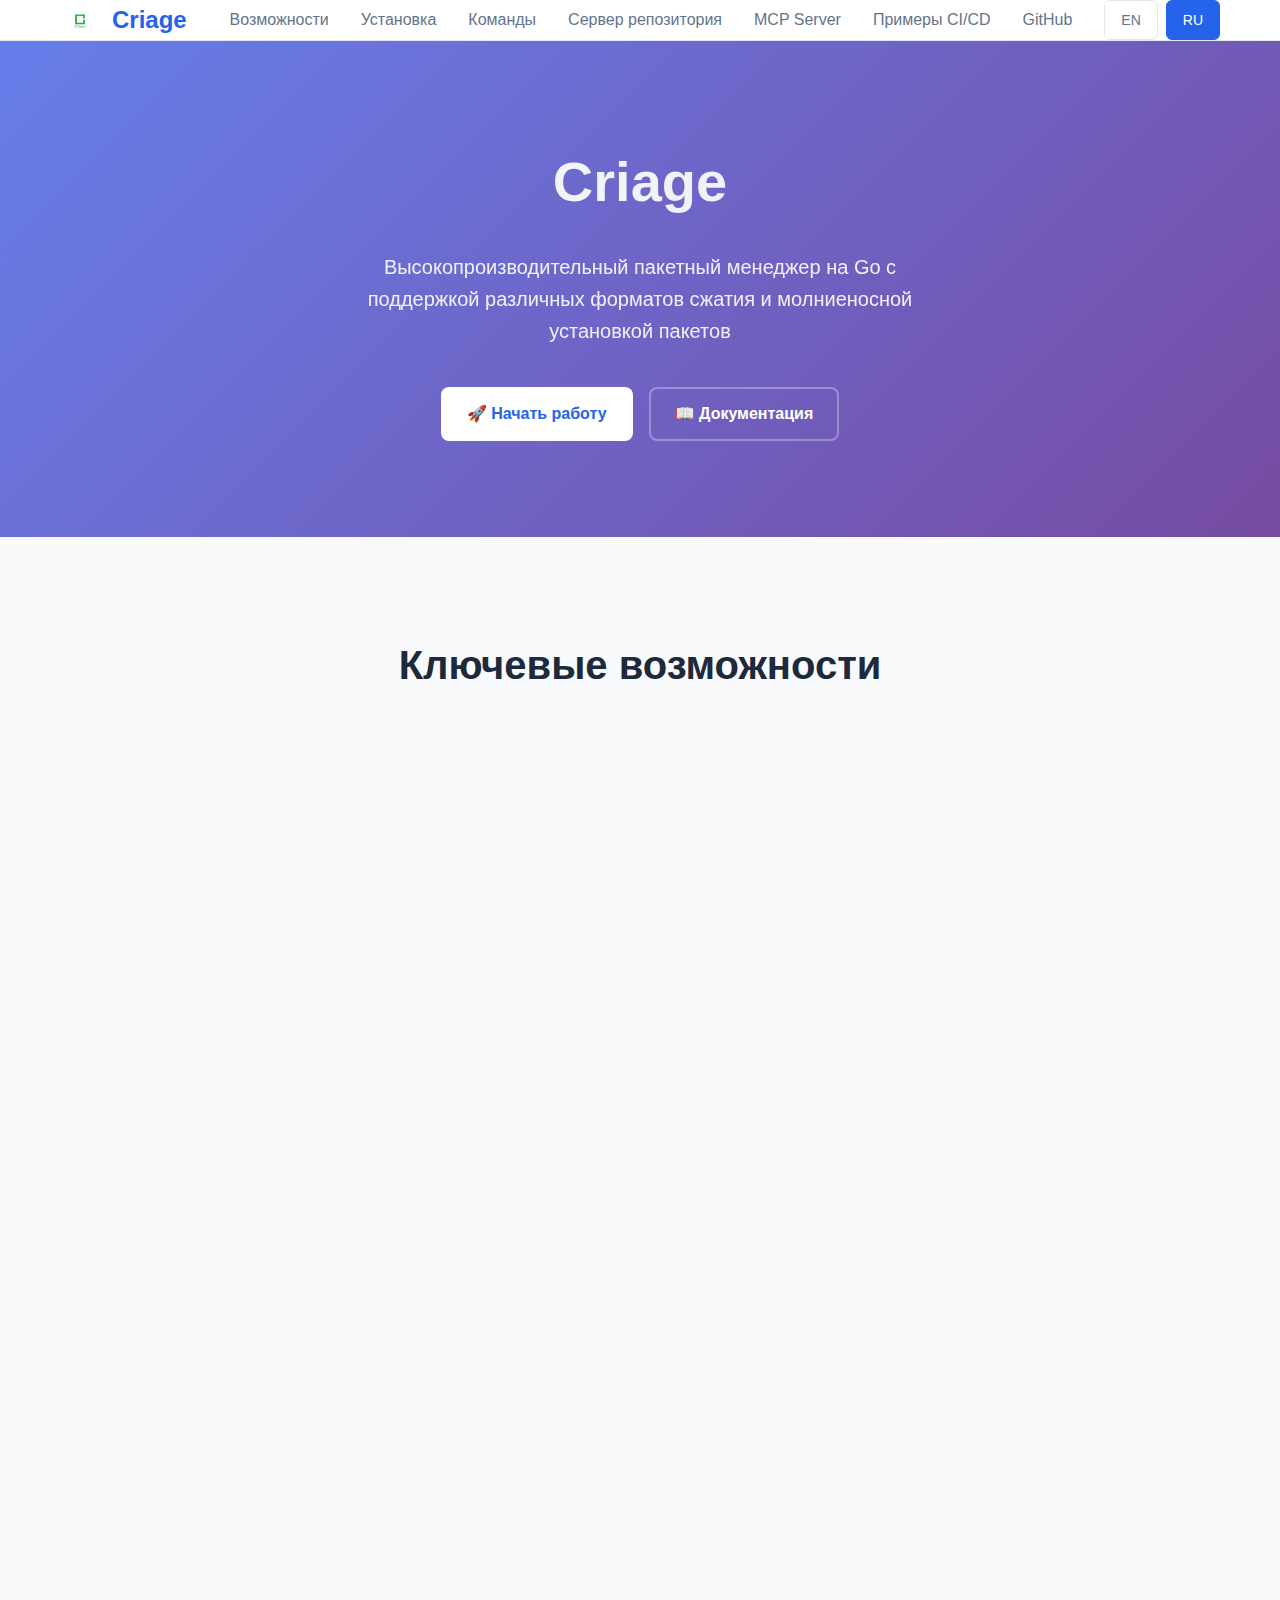
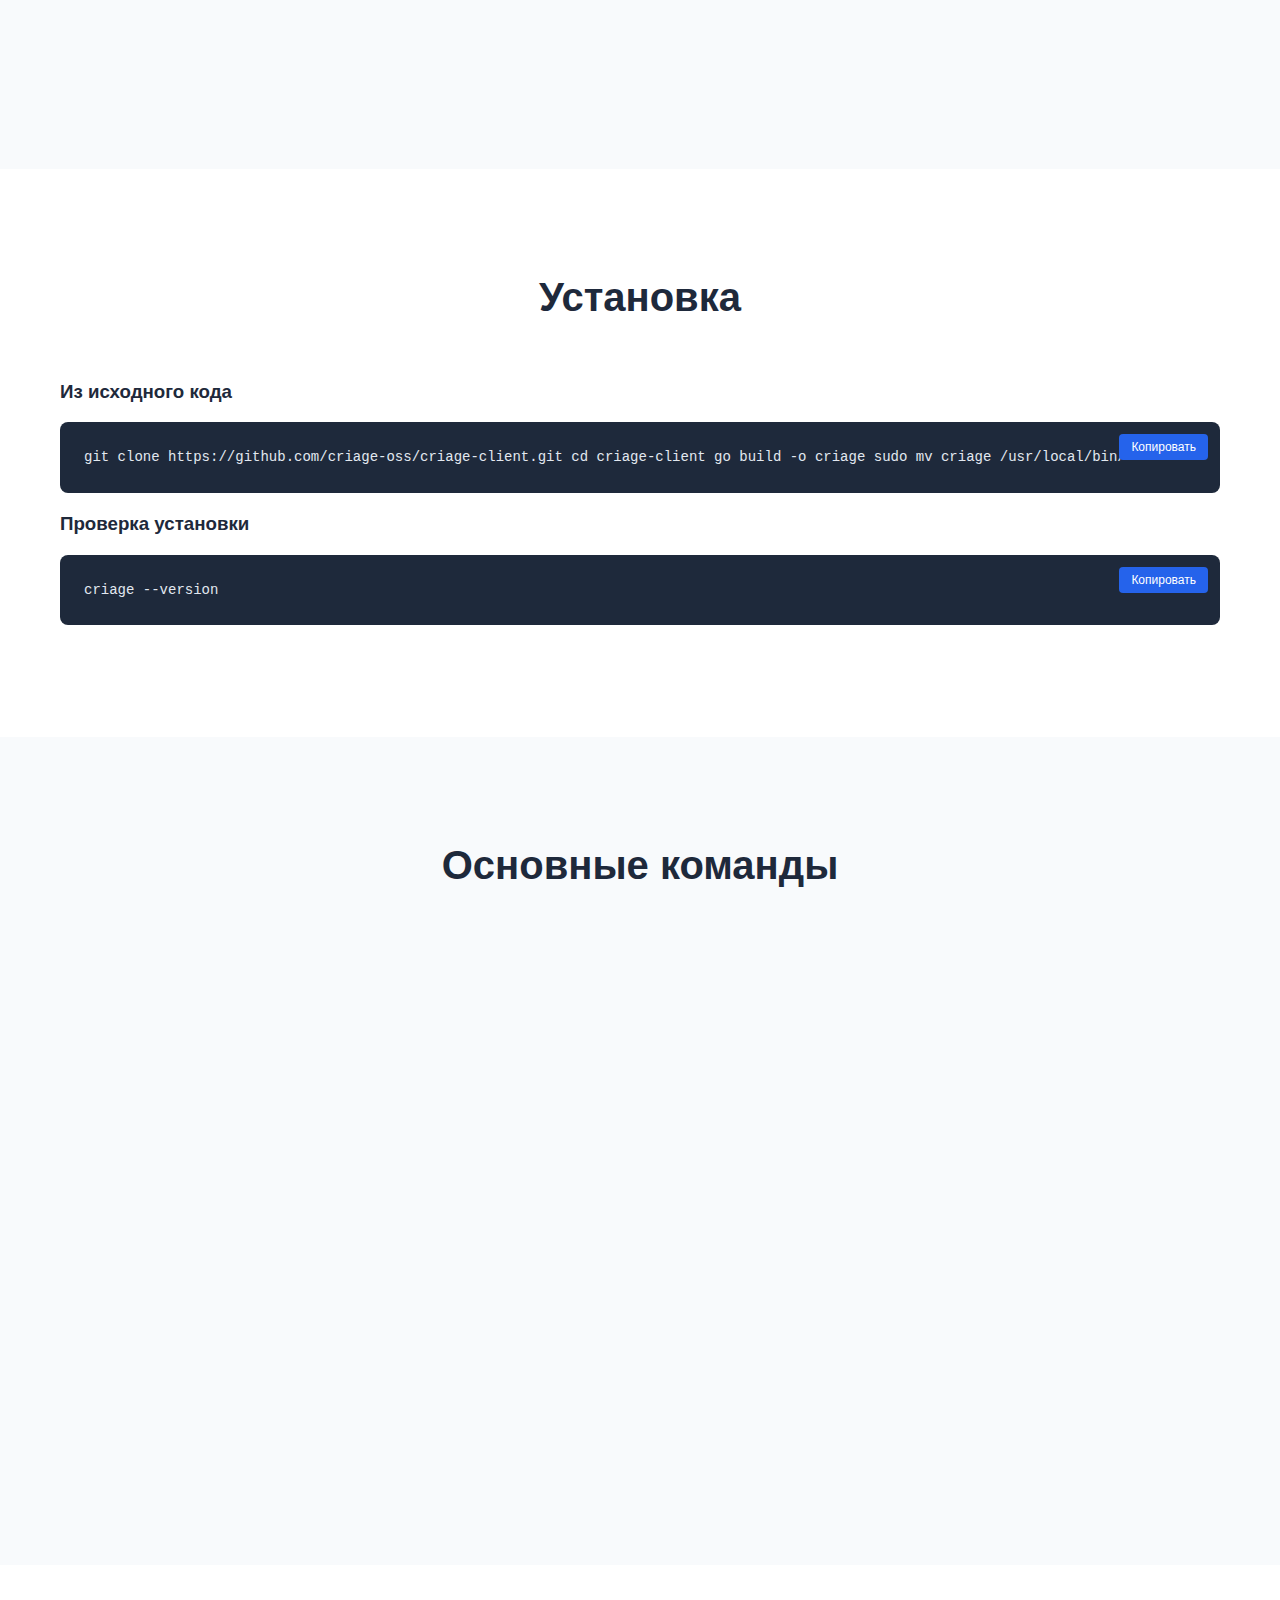
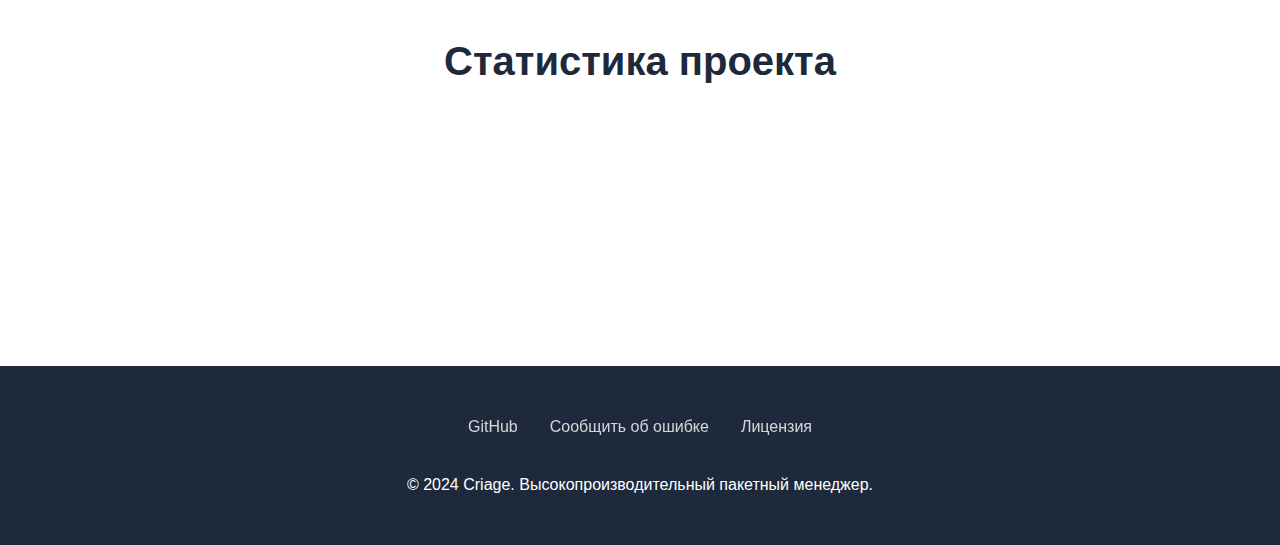
<file: docs/index_ru.html>
<!DOCTYPE html>
<html lang="ru">

<head>
    <meta charset="UTF-8">
    <meta name="viewport" content="width=device-width, initial-scale=1.0">
    <title>Criage - Высокопроизводительный пакетный менеджер | Быстрая установка пакетов на Go</title>
    <meta name="description"
        content="Criage - молниеносно быстрый пакетный менеджер, написанный на Go, с поддержкой множества форматов сжатия, эффективным управлением зависимостями и кроссплатформенной совместимостью. Идеален для разработчиков.">
    <meta name="keywords"
        content="пакетный менеджер, Go, Golang, управление зависимостями, сжатие, кроссплатформенный, быстрый менеджер пакетов, инструменты разработчика, установка ПО">
    <meta name="author" content="Команда Criage">
    <meta name="robots" content="index, follow">
    <link rel="canonical" href="https://criage.ru/index_ru.html">

    <!-- Open Graph / Facebook -->
    <meta property="og:type" content="website">
    <meta property="og:url" content="https://criage.ru/index_ru.html">
    <meta property="og:title" content="Criage - Высокопроизводительный пакетный менеджер">
    <meta property="og:description"
        content="Молниеносно быстрый пакетный менеджер на Go с продвинутой поддержкой сжатия и кроссплатформенной совместимостью.">
    <meta property="og:image" content="https://criage.ru/logo.png">
    <meta property="og:site_name" content="Criage">
    <meta property="og:locale" content="ru_RU">

    <!-- Twitter -->
    <meta property="twitter:card" content="summary_large_image">
    <meta property="twitter:url" content="https://criage.ru/index_ru.html">
    <meta property="twitter:title" content="Criage - Высокопроизводительный пакетный менеджер">
    <meta property="twitter:description"
        content="Молниеносно быстрый пакетный менеджер на Go с продвинутой поддержкой сжатия и кроссплатформенной совместимостью.">
    <meta property="twitter:image" content="https://criage.ru/logo.png">

    <!-- Language alternatives -->
    <link rel="alternate" hreflang="en" href="https://criage.ru/index.html">
    <link rel="alternate" hreflang="ru" href="https://criage.ru/index_ru.html">
    <link rel="alternate" hreflang="x-default" href="https://criage.ru/index.html">

    <link rel="icon" type="image/png" href="logo.png">
    <link rel="sitemap" type="application/xml" href="https://criage.ru/sitemap.xml">

    <!-- Structured Data -->
    <script type="application/ld+json">
    {
        "@context": "https://schema.org",
        "@type": "SoftwareApplication",
        "name": "Criage",
        "description": "Высокопроизводительный пакетный менеджер, написанный на Go",
        "url": "https://criage.ru",
        "applicationCategory": "DeveloperApplication",
        "operatingSystem": ["Windows", "macOS", "Linux"],
        "programmingLanguage": "Go",
        "inLanguage": "ru",
        "offers": {
            "@type": "Offer",
            "price": "0",
            "priceCurrency": "RUB"
        }
    }
    </script>
    <style>
        /* CSS переменные */
        :root {
            --primary-color: #2563eb;
            --primary-dark: #1d4ed8;
            --secondary-color: #64748b;
            --accent-color: #06b6d4;
            --success-color: #10b981;
            --background: #ffffff;
            --surface: #f8fafc;
            --text-primary: #1e293b;
            --text-secondary: #64748b;
            --border: #e2e8f0;
            --shadow: 0 4px 6px -1px rgba(0, 0, 0, 0.1);
            --shadow-lg: 0 20px 25px -5px rgba(0, 0, 0, 0.1);
        }

        /* Сброс стилей */
        * {
            margin: 0;
            padding: 0;
            box-sizing: border-box;
        }

        body {
            font-family: 'Inter', -apple-system, BlinkMacSystemFont, 'Segoe UI', Roboto, sans-serif;
            line-height: 1.6;
            color: var(--text-primary);
            background: var(--background);
        }

        /* Контейнер */
        .container {
            max-width: 1200px;
            margin: 0 auto;
            padding: 0 20px;
        }

        /* Хедер */
        header {
            background: var(--background);
            border-bottom: 1px solid var(--border);
            position: sticky;
            top: 0;
            z-index: 100;
            backdrop-filter: blur(10px);
        }

        nav {
            display: flex;
            align-items: center;
            justify-content: space-between;
            padding: 1rem 0;
        }

        .logo {
            display: flex;
            align-items: center;
            gap: 12px;
            font-size: 1.5rem;
            font-weight: 700;
            color: var(--primary-color);
            text-decoration: none;
        }

        .logo img {
            width: 40px;
            height: 40px;
        }

        .nav-links {
            display: flex;
            gap: 2rem;
            list-style: none;
        }

        .nav-links a {
            color: var(--text-secondary);
            text-decoration: none;
            font-weight: 500;
            transition: color 0.2s;
        }

        .nav-links a:hover {
            color: var(--primary-color);
        }

        .nav-content {
            display: flex;
            align-items: center;
            gap: 2rem;
        }

        .language-switcher {
            display: flex;
            gap: 0.5rem;
            align-items: center;
        }

        .lang-btn {
            padding: 0.5rem 1rem;
            border: 1px solid var(--border);
            background: var(--background);
            color: var(--text-secondary);
            text-decoration: none;
            border-radius: 6px;
            font-size: 0.875rem;
            font-weight: 500;
            transition: all 0.2s;
        }

        .lang-btn:hover,
        .lang-btn.active {
            background: var(--primary-color);
            color: white;
            border-color: var(--primary-color);
        }

        /* Герой секция */
        .hero {
            padding: 6rem 0;
            text-align: center;
            background: linear-gradient(135deg, #667eea 0%, #764ba2 100%);
            color: white;
        }

        .hero h1 {
            font-size: 3.5rem;
            font-weight: 800;
            margin-bottom: 1.5rem;
            background: linear-gradient(135deg, #ffffff 0%, #e2e8f0 100%);
            -webkit-background-clip: text;
            -webkit-text-fill-color: transparent;
            background-clip: text;
        }

        .hero p {
            font-size: 1.25rem;
            margin-bottom: 2.5rem;
            opacity: 0.9;
            max-width: 600px;
            margin-left: auto;
            margin-right: auto;
        }

        .cta-buttons {
            display: flex;
            gap: 1rem;
            justify-content: center;
            flex-wrap: wrap;
        }

        .btn {
            display: inline-flex;
            align-items: center;
            gap: 8px;
            padding: 12px 24px;
            border-radius: 8px;
            text-decoration: none;
            font-weight: 600;
            transition: all 0.2s;
            border: 2px solid transparent;
        }

        .btn-primary {
            background: white;
            color: var(--primary-color);
        }

        .btn-primary:hover {
            transform: translateY(-2px);
            box-shadow: var(--shadow-lg);
        }

        .btn-secondary {
            border-color: rgba(255, 255, 255, 0.3);
            color: white;
        }

        .btn-secondary:hover {
            background: rgba(255, 255, 255, 0.1);
        }

        /* Features секция */
        .features {
            padding: 6rem 0;
            background: var(--surface);
        }

        .section-title {
            text-align: center;
            font-size: 2.5rem;
            font-weight: 700;
            margin-bottom: 3rem;
            color: var(--text-primary);
        }

        .features-grid {
            display: grid;
            grid-template-columns: repeat(auto-fit, minmax(300px, 1fr));
            gap: 2rem;
        }

        .feature-card {
            background: white;
            padding: 2rem;
            border-radius: 12px;
            box-shadow: var(--shadow);
            transition: transform 0.2s;
        }

        .feature-card:hover {
            transform: translateY(-4px);
        }

        .feature-icon {
            font-size: 2.5rem;
            margin-bottom: 1rem;
        }

        .feature-card h3 {
            font-size: 1.25rem;
            font-weight: 600;
            margin-bottom: 1rem;
            color: var(--text-primary);
        }

        .feature-card p {
            color: var(--text-secondary);
        }

        /* Установка секция */
        .installation {
            padding: 6rem 0;
        }

        .code-block {
            background: #1e293b;
            color: #e2e8f0;
            padding: 1.5rem;
            border-radius: 8px;
            font-family: 'Monaco', 'Menlo', 'Ubuntu Mono', monospace;
            font-size: 14px;
            overflow-x: auto;
            margin: 1rem 0;
            position: relative;
        }

        .copy-btn {
            position: absolute;
            top: 12px;
            right: 12px;
            background: var(--primary-color);
            color: white;
            border: none;
            padding: 6px 12px;
            border-radius: 4px;
            font-size: 12px;
            cursor: pointer;
            transition: background 0.2s;
        }

        .copy-btn:hover {
            background: var(--primary-dark);
        }

        /* Команды секция */
        .commands {
            padding: 6rem 0;
            background: var(--surface);
        }

        .commands-grid {
            display: grid;
            grid-template-columns: repeat(auto-fit, minmax(350px, 1fr));
            gap: 2rem;
        }

        .command-card {
            background: white;
            padding: 1.5rem;
            border-radius: 8px;
            box-shadow: var(--shadow);
        }

        .command-card h4 {
            color: var(--primary-color);
            margin-bottom: 0.5rem;
            font-size: 1.1rem;
        }

        .command-card .code {
            background: #f1f5f9;
            padding: 8px 12px;
            border-radius: 4px;
            font-family: monospace;
            font-size: 14px;
            margin: 0.5rem 0;
            display: block;
        }

        /* Статистика */
        .stats {
            padding: 4rem 0;
            text-align: center;
        }

        .stats-grid {
            display: grid;
            grid-template-columns: repeat(auto-fit, minmax(200px, 1fr));
            gap: 2rem;
        }

        .stat-item {
            background: white;
            padding: 2rem;
            border-radius: 8px;
            box-shadow: var(--shadow);
        }

        .stat-number {
            font-size: 2.5rem;
            font-weight: 700;
            color: var(--primary-color);
            display: block;
        }

        .stat-label {
            color: var(--text-secondary);
            margin-top: 0.5rem;
        }

        /* Footer */
        footer {
            background: var(--text-primary);
            color: white;
            padding: 3rem 0;
            text-align: center;
        }

        .footer-links {
            display: flex;
            justify-content: center;
            gap: 2rem;
            margin-bottom: 2rem;
        }

        .footer-links a {
            color: white;
            text-decoration: none;
            opacity: 0.8;
            transition: opacity 0.2s;
        }

        .footer-links a:hover {
            opacity: 1;
        }

        /* Responsive */
        @media (max-width: 768px) {
            .hero h1 {
                font-size: 2.5rem;
            }

            .nav-links {
                display: none;
            }

            .nav-content {
                gap: 1rem;
            }

            .cta-buttons {
                flex-direction: column;
                align-items: center;
            }

            .features-grid,
            .commands-grid {
                grid-template-columns: 1fr;
            }
        }

        /* Анимации */
        @keyframes fadeInUp {
            from {
                opacity: 0;
                transform: translateY(30px);
            }

            to {
                opacity: 1;
                transform: translateY(0);
            }
        }

        .fade-in {
            animation: fadeInUp 0.6s ease-out;
        }
    </style>
</head>

<body>
    <!-- Header -->
    <header>
        <nav class="container">
            <a href="index_ru.html" class="logo">
                <img src="logo.png" alt="Criage Logo">
                Criage
            </a>
            <div class="nav-content">
                <ul class="nav-links">
                    <li><a href="#features">Возможности</a></li>
                    <li><a href="#installation">Установка</a></li>
                    <li><a href="#commands">Команды</a></li>
                    <li><a href="repository-server_ru.html">Сервер репозитория</a></li>
                    <li><a href="mcp-server_ru.html">MCP Server</a></li>
                    <li><a href="cicd-examples_ru.html">Примеры CI/CD</a></li>
                    <li><a href="https://github.com/criage-oss/criage-client" target="_blank">GitHub</a></li>
                </ul>
                <div class="language-switcher">
                    <a href="index.html" class="lang-btn">EN</a>
                    <a href="index_ru.html" class="lang-btn active">RU</a>
                </div>
            </div>
        </nav>
    </header>

    <!-- Hero Section -->
    <section class="hero">
        <div class="container">
            <h1>Criage</h1>
            <p>Высокопроизводительный пакетный менеджер на Go с поддержкой различных форматов сжатия и молниеносной
                установкой пакетов</p>
            <div class="cta-buttons">
                <a href="#installation" class="btn btn-primary">
                    🚀 Начать работу
                </a>
                <a href="docs_ru.html" class="btn btn-secondary">
                    📖 Документация
                </a>
            </div>
        </div>
    </section>

    <!-- Features Section -->
    <section id="features" class="features">
        <div class="container">
            <h2 class="section-title">Ключевые возможности</h2>
            <div class="features-grid">
                <div class="feature-card fade-in">
                    <div class="feature-icon">🚀</div>
                    <h3>Высокая производительность</h3>
                    <p>Использует быстрые алгоритмы сжатия (Zstandard, LZ4) и многопоточную обработку для максимальной
                        скорости</p>
                </div>
                <div class="feature-card fade-in">
                    <div class="feature-icon">📦</div>
                    <h3>Единое расширение пакетов</h3>
                    <p>Все пакеты используют расширение .criage с встроенными метаданными о типе сжатия</p>
                </div>
                <div class="feature-card fade-in">
                    <div class="feature-icon">🔧</div>
                    <h3>Управление зависимостями</h3>
                    <p>Автоматическое разрешение и установка зависимостей с поддержкой версионирования</p>
                </div>
                <div class="feature-card fade-in">
                    <div class="feature-icon">🌐</div>
                    <h3>Множественные репозитории</h3>
                    <p>Поддержка нескольких источников пакетов с настройкой приоритетов</p>
                </div>
                <div class="feature-card fade-in">
                    <div class="feature-icon">🎯</div>
                    <h3>Кроссплатформенность</h3>
                    <p>Поддержка Linux, macOS и Windows с единым интерфейсом</p>
                </div>
                <div class="feature-card fade-in">
                    <div class="feature-icon">⚡</div>
                    <h3>Параллельные операции</h3>
                    <p>Многопоточная обработка для ускорения установки и обновления пакетов</p>
                </div>
                <div class="feature-card fade-in">
                    <div class="feature-icon">🤖</div>
                    <h3>Интеграция с AI (MCP Server)</h3>
                    <p>Встроенный MCP Server для интеграции с AI инструментами вроде Claude Desktop. Позвольте AI умно
                        управлять вашими пакетами.</p>
                </div>
            </div>
        </div>
    </section>

    <!-- Installation Section -->
    <section id="installation" class="installation">
        <div class="container">
            <h2 class="section-title">Установка</h2>

            <h3>Из исходного кода</h3>
            <div class="code-block">
                <button class="copy-btn" onclick="copyToClipboard(this)">Копировать</button>
                git clone https://github.com/criage-oss/criage-client.git
                cd criage-client
                go build -o criage
                sudo mv criage /usr/local/bin/
            </div>

            <h3>Проверка установки</h3>
            <div class="code-block">
                <button class="copy-btn" onclick="copyToClipboard(this)">Копировать</button>
                criage --version
            </div>
        </div>
    </section>

    <!-- Commands Section -->
    <section id="commands" class="commands">
        <div class="container">
            <h2 class="section-title">Основные команды</h2>
            <div class="commands-grid">
                <div class="command-card">
                    <h4>Установка пакетов</h4>
                    <code class="code">criage install package-name</code>
                    <code class="code">criage install package-name --version 1.2.3</code>
                    <code class="code">criage install package-name --global</code>
                </div>
                <div class="command-card">
                    <h4>Удаление пакетов</h4>
                    <code class="code">criage uninstall package-name</code>
                    <code class="code">criage uninstall package-name --purge</code>
                </div>
                <div class="command-card">
                    <h4>Обновление пакетов</h4>
                    <code class="code">criage update package-name</code>
                    <code class="code">criage update --all</code>
                </div>
                <div class="command-card">
                    <h4>Поиск и информация</h4>
                    <code class="code">criage search keyword</code>
                    <code class="code">criage list</code>
                    <code class="code">criage info package-name</code>
                </div>
                <div class="command-card">
                    <h4>Создание пакетов</h4>
                    <code class="code">criage create my-package</code>
                    <code class="code">criage build</code>
                    <code class="code">criage publish</code>
                </div>
                <div class="command-card">
                    <h4>Управление репозиториями</h4>
                    <code class="code">criage repo add myrepo https://packages.example.com</code>
                    <code class="code">criage repo list</code>
                </div>
            </div>
        </div>
    </section>

    <!-- Stats Section -->
    <section class="stats">
        <div class="container">
            <h2 class="section-title">Статистика проекта</h2>
            <div class="stats-grid">
                <div class="stat-item">
                    <span class="stat-number">1.0.0</span>
                    <div class="stat-label">Текущая версия</div>
                </div>
                <div class="stat-item">
                    <span class="stat-number">5</span>
                    <div class="stat-label">Форматов сжатия</div>
                </div>
                <div class="stat-item">
                    <span class="stat-number">3</span>
                    <div class="stat-label">Поддерживаемые ОС</div>
                </div>
                <div class="stat-item">
                    <span class="stat-number">Go</span>
                    <div class="stat-label">Язык разработки</div>
                </div>
            </div>
        </div>
    </section>

    <!-- Footer -->
    <footer>
        <div class="container">
            <div class="footer-links">
                <a href="https://github.com/criage-oss/criage-client">GitHub</a>
                <a href="https://github.com/criage-oss/criage-client/issues">Сообщить об ошибке</a>
                <a href="https://github.com/criage-oss/criage-client/blob/main/LICENSE">Лицензия</a>
            </div>
            <p>&copy; 2024 Criage. Высокопроизводительный пакетный менеджер.</p>
        </div>
    </footer>

    <script>
        // Функция копирования в буфер обмена
        function copyToClipboard(btn) {
            const codeBlock = btn.parentElement;
            const text = codeBlock.textContent.replace('Копировать', '').trim();

            navigator.clipboard.writeText(text).then(() => {
                btn.textContent = 'Скопировано!';
                setTimeout(() => {
                    btn.textContent = 'Копировать';
                }, 2000);
            });
        }

        // Плавная прокрутка для якорных ссылок
        document.querySelectorAll('a[href^="#"]').forEach(anchor => {
            anchor.addEventListener('click', function (e) {
                e.preventDefault();
                const target = document.querySelector(this.getAttribute('href'));
                if (target) {
                    target.scrollIntoView({
                        behavior: 'smooth',
                        block: 'start'
                    });
                }
            });
        });

        // Анимация появления элементов при прокрутке
        const observerOptions = {
            threshold: 0.1,
            rootMargin: '0px 0px -50px 0px'
        };

        const observer = new IntersectionObserver((entries) => {
            entries.forEach(entry => {
                if (entry.isIntersecting) {
                    entry.target.style.animation = 'fadeInUp 0.6s ease-out forwards';
                }
            });
        }, observerOptions);

        // Наблюдаем за всеми карточками
        document.querySelectorAll('.feature-card, .command-card, .stat-item').forEach(el => {
            el.style.opacity = '0';
            observer.observe(el);
        });
    </script>
</body>

</html>
</file>
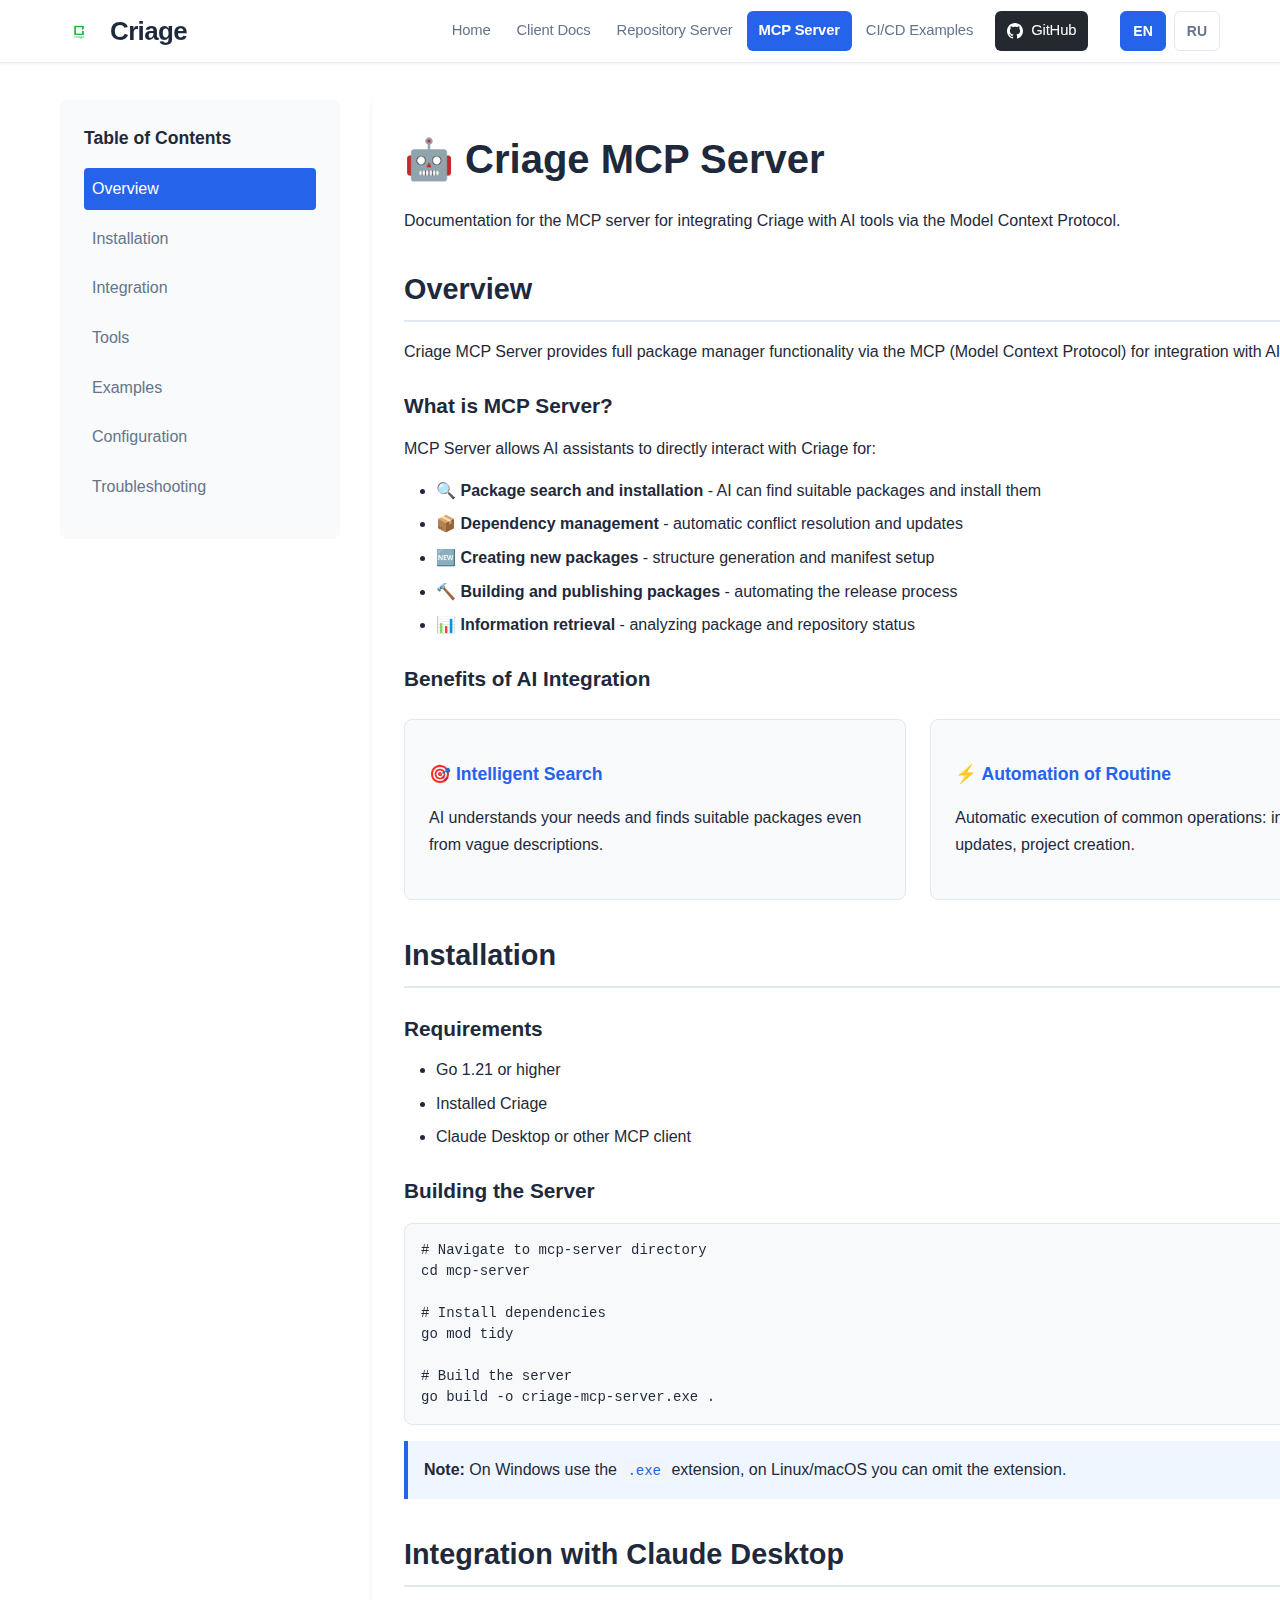
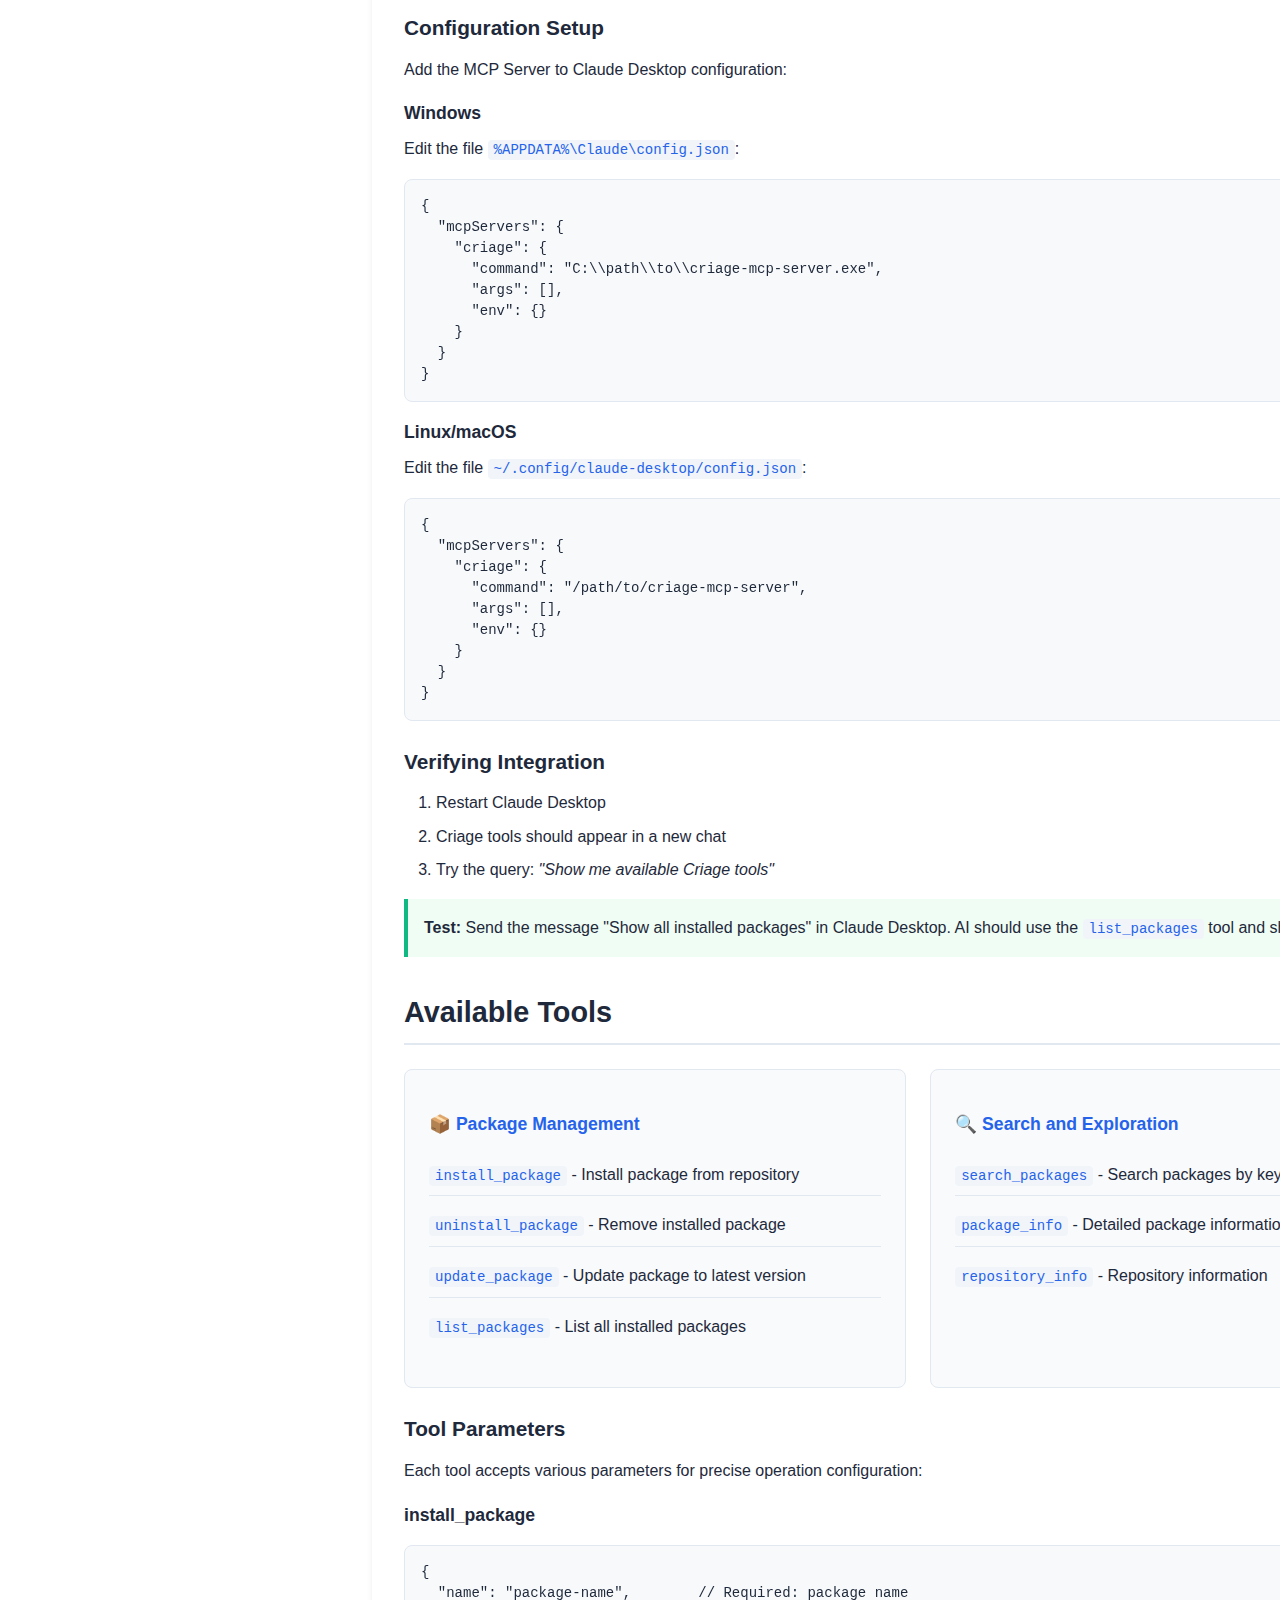
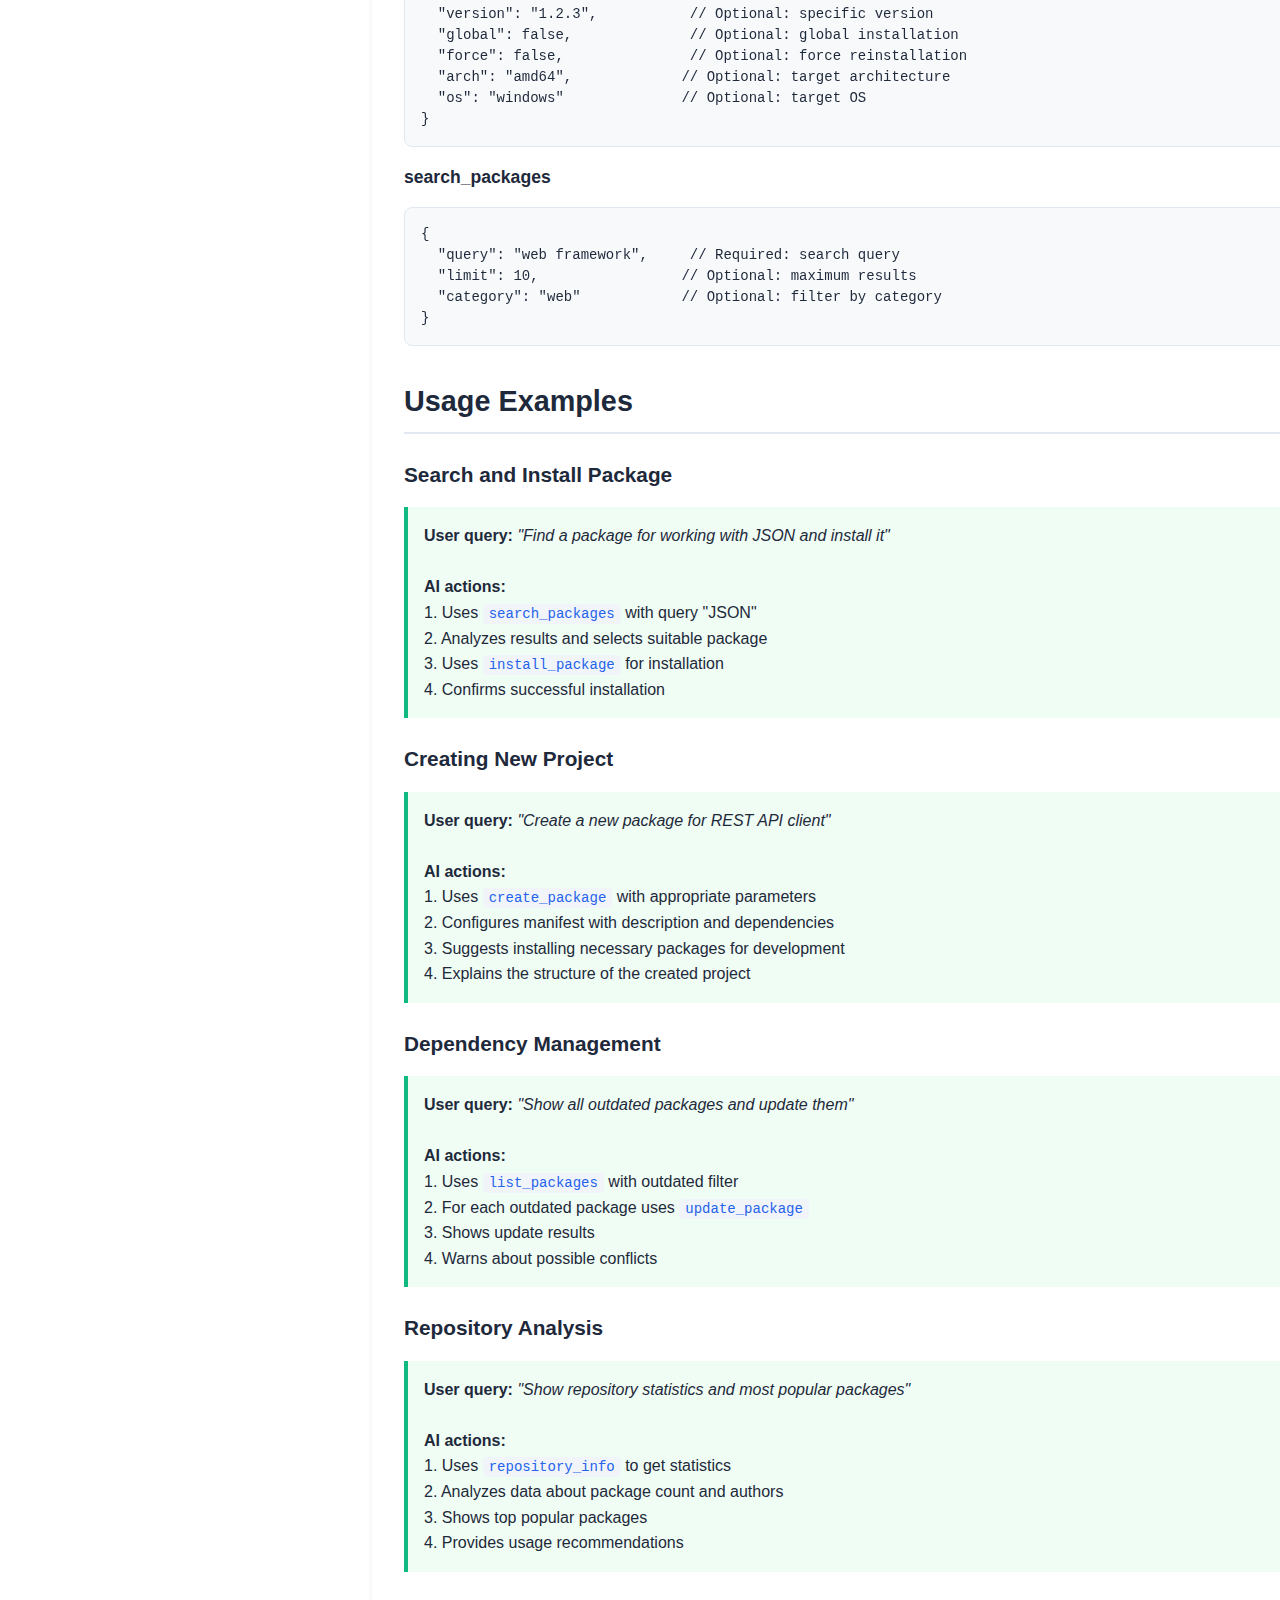
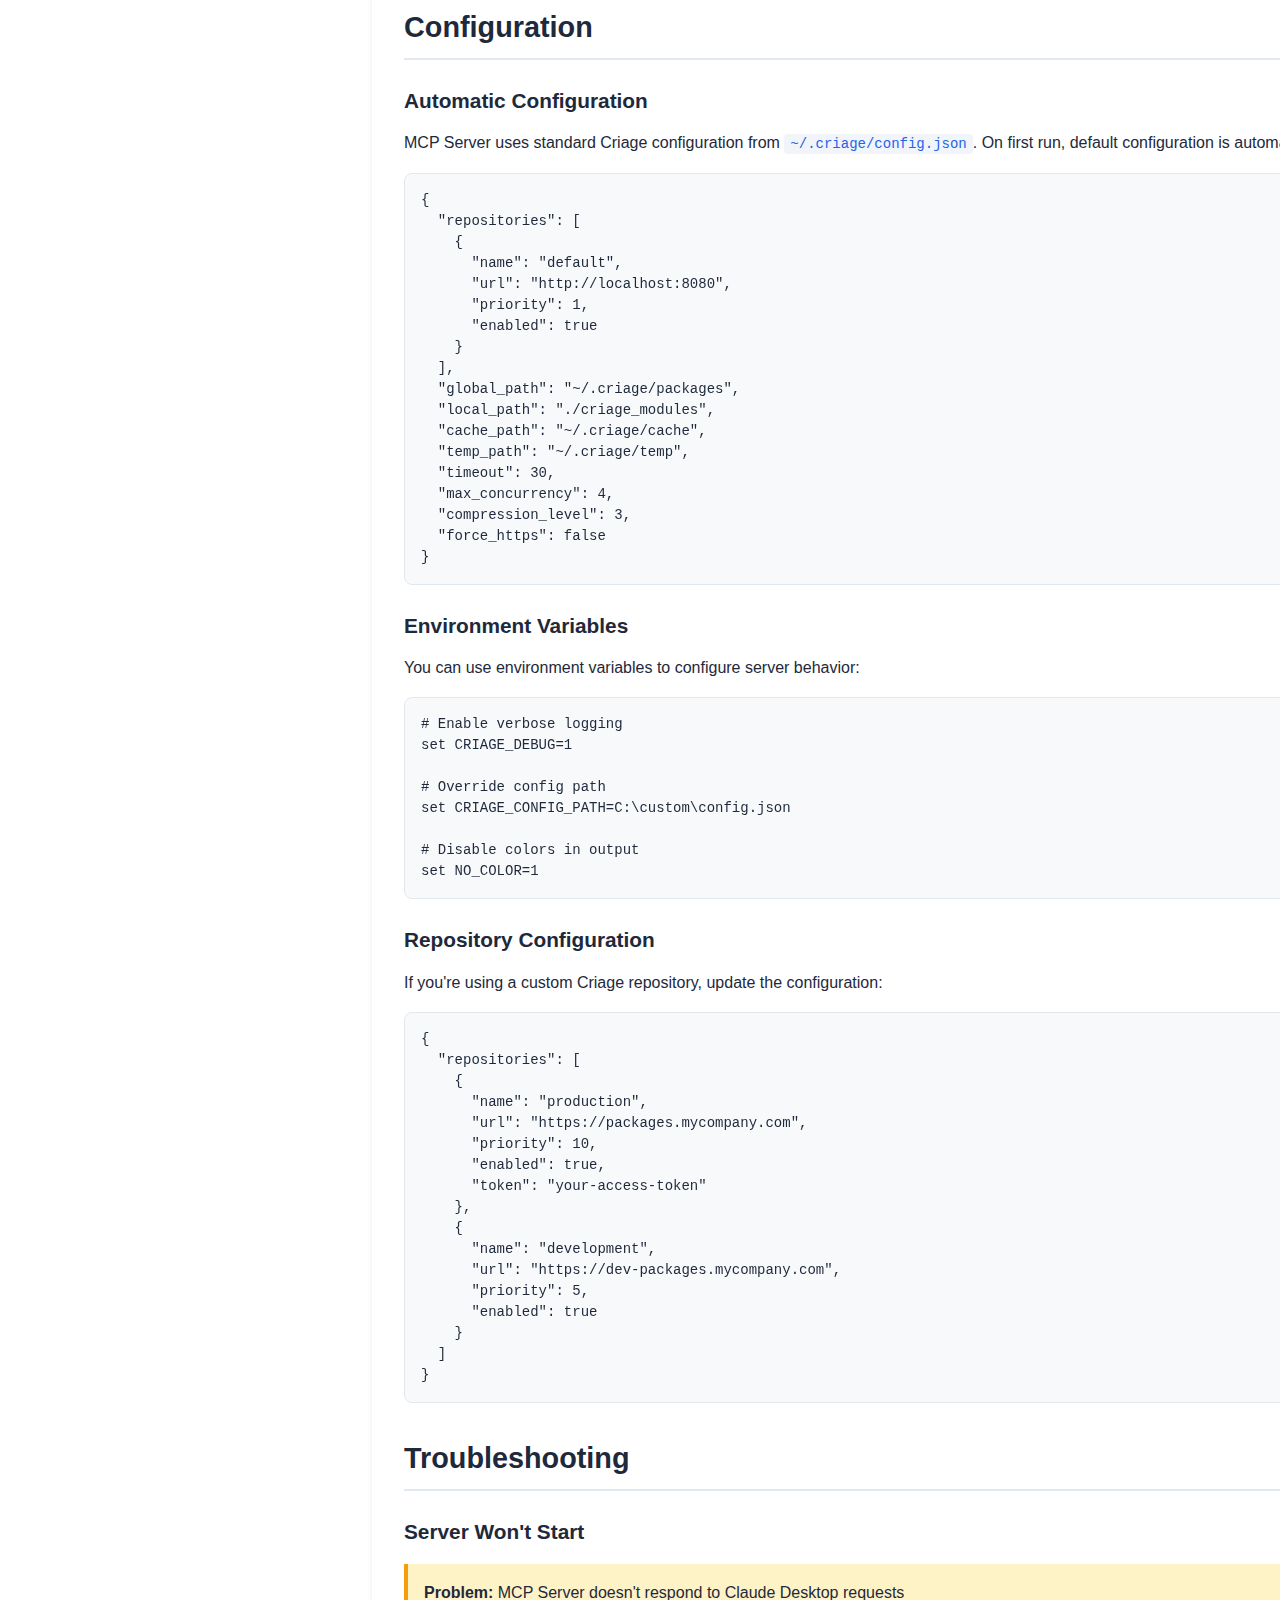
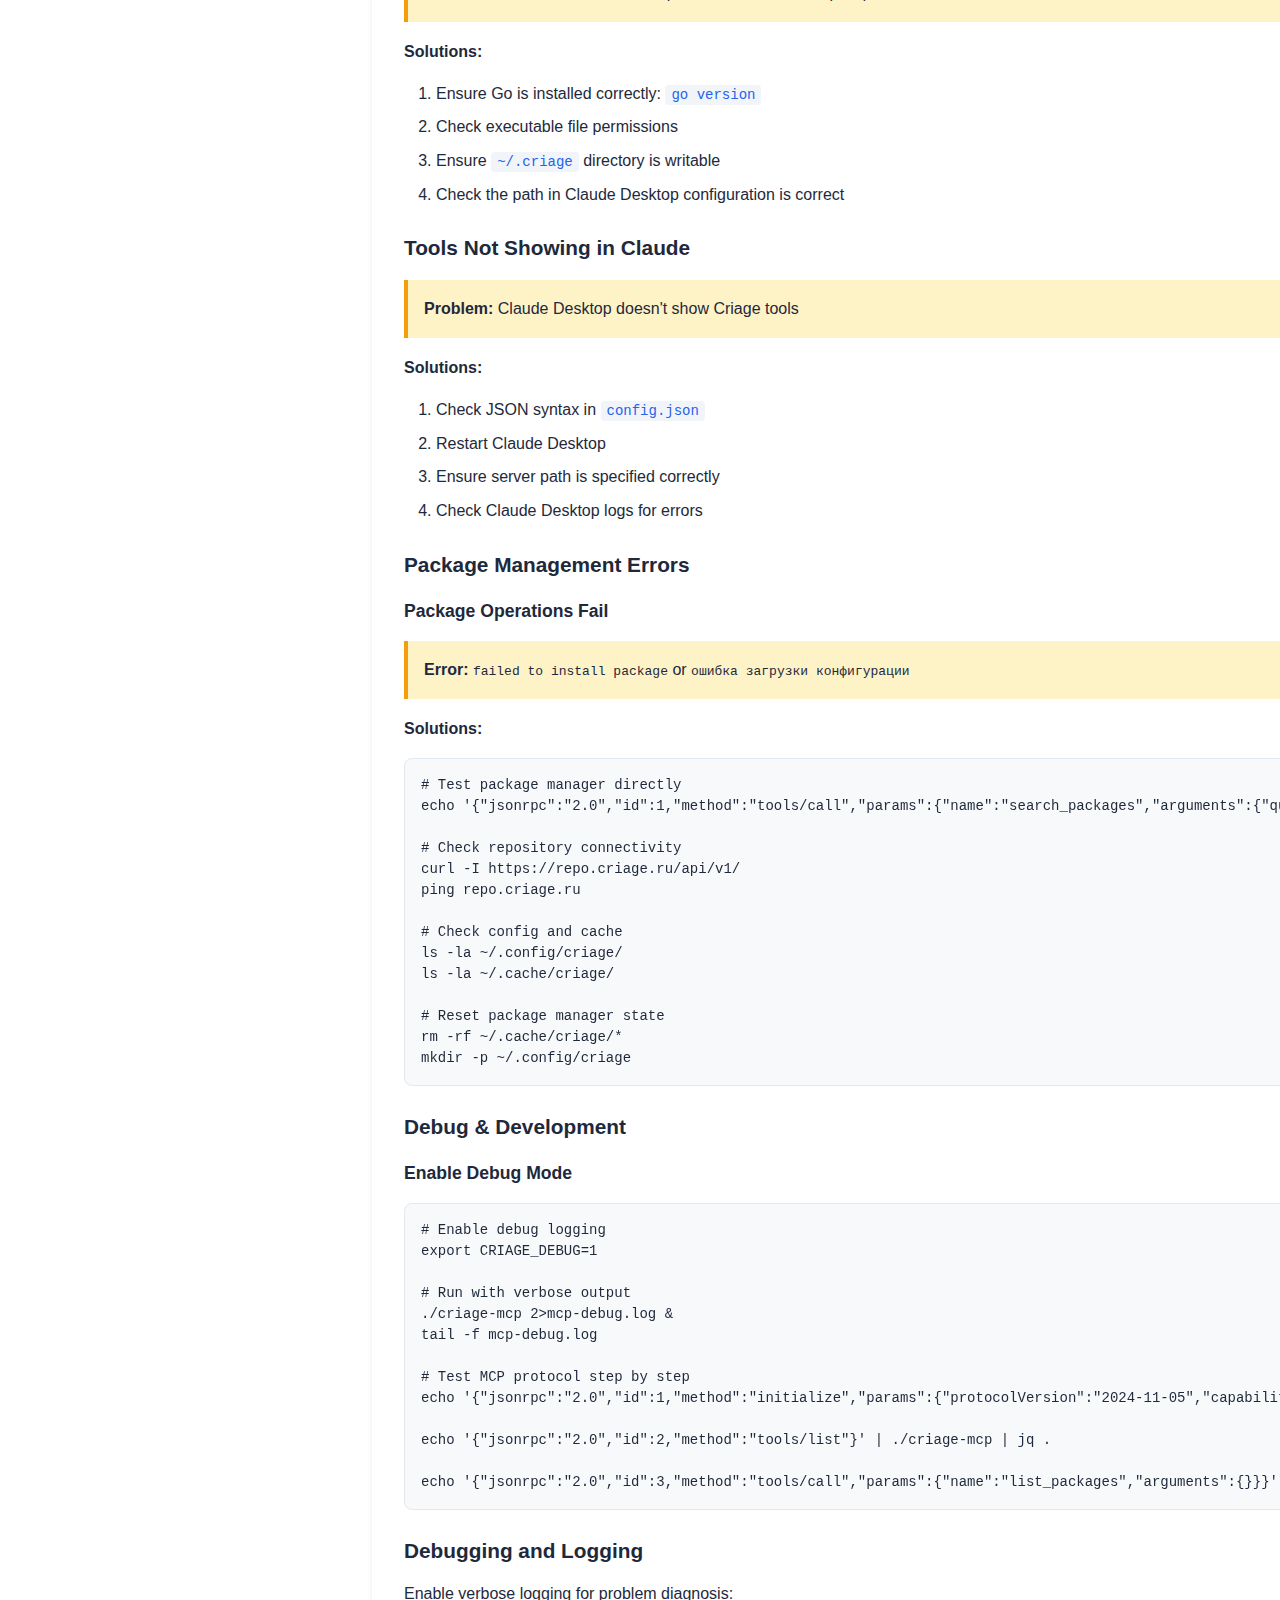
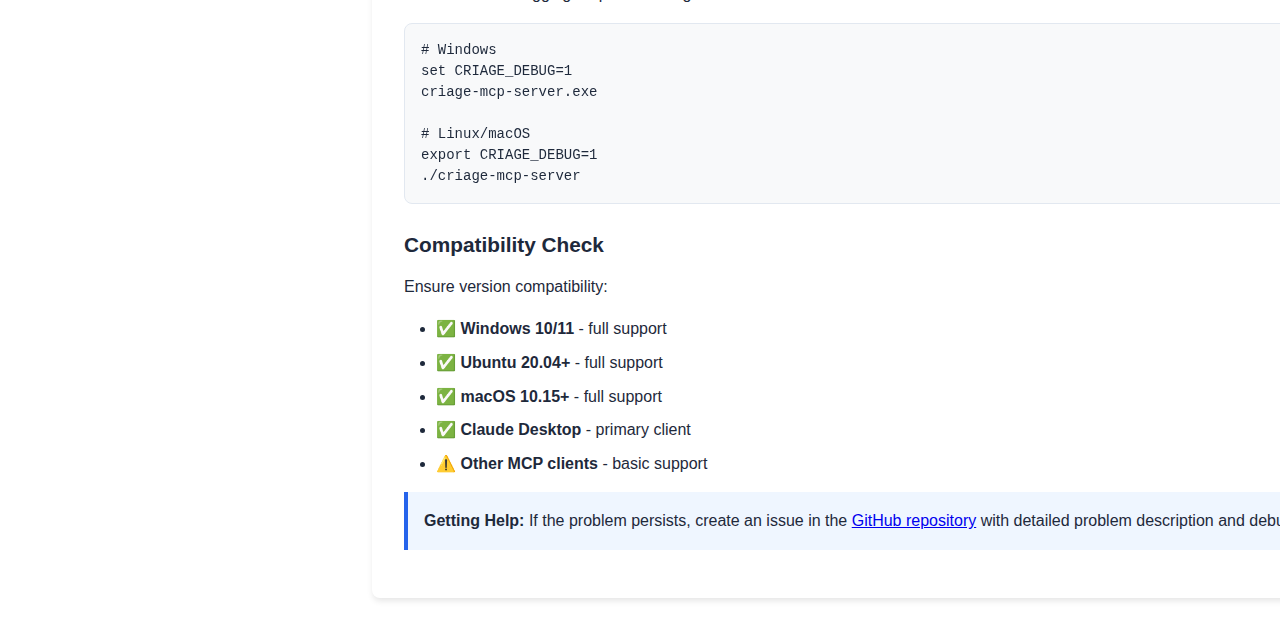
<file: docs/mcp-server.html>
<!DOCTYPE html>
<html lang="en">

<head>
    <meta charset="UTF-8">
    <meta name="viewport" content="width=device-width, initial-scale=1.0">
    <title>MCP Server - Criage | AI Tools Integration Documentation</title>
    <meta name="description"
        content="Criage MCP (Model Context Protocol) Server documentation for seamless integration with AI tools and assistants. Learn how to connect Criage package manager with AI development workflows.">
    <meta name="keywords"
        content="MCP server, model context protocol, AI integration, criage AI tools, package manager AI, AI development workflow, Claude MCP, AI assistant integration">
    <meta name="author" content="Criage Team">
    <meta name="robots" content="index, follow">
    <link rel="canonical" href="https://criage.ru/mcp-server.html">

    <!-- Open Graph / Facebook -->
    <meta property="og:type" content="article">
    <meta property="og:url" content="https://criage.ru/mcp-server.html">
    <meta property="og:title" content="Criage MCP Server - AI Tools Integration">
    <meta property="og:description"
        content="Documentation for integrating Criage package manager with AI tools through MCP (Model Context Protocol) server.">
    <meta property="og:image" content="https://criage.ru/logo.png">
    <meta property="og:site_name" content="Criage">

    <!-- Twitter -->
    <meta property="twitter:card" content="summary_large_image">
    <meta property="twitter:url" content="https://criage.ru/mcp-server.html">
    <meta property="twitter:title" content="Criage MCP Server - AI Tools Integration">
    <meta property="twitter:description"
        content="Documentation for integrating Criage package manager with AI tools through MCP (Model Context Protocol) server.">
    <meta property="twitter:image" content="https://criage.ru/logo.png">

    <!-- Language alternatives -->
    <link rel="alternate" hreflang="en" href="https://criage.ru/mcp-server.html">
    <link rel="alternate" hreflang="ru" href="https://criage.ru/mcp-server_ru.html">
    <link rel="alternate" hreflang="x-default" href="https://criage.ru/mcp-server.html">

    <link rel="icon" type="image/png" href="logo.png">
    <link rel="stylesheet" href="navigation-styles.css">
    <link rel="stylesheet" href="navigation-improvements.css">
    <link rel="sitemap" type="application/xml" href="https://criage.ru/sitemap.xml">

    <!-- Structured Data -->
    <script type="application/ld+json">
    {
        "@context": "https://schema.org",
        "@type": "TechArticle",
        "headline": "Criage MCP Server Documentation",
        "description": "Documentation for integrating Criage with AI tools through MCP server",
        "url": "https://criage.ru/mcp-server.html",
        "datePublished": "2024-01-01",
        "dateModified": "2024-12-13",
        "author": {
            "@type": "Organization",
            "name": "Criage Team"
        },
        "publisher": {
            "@type": "Organization",  
            "name": "Criage",
            "logo": {
                "@type": "ImageObject",
                "url": "https://criage.ru/logo.png"
            }
        },
        "about": {
            "@type": "Thing",
            "name": "Model Context Protocol",
            "description": "Protocol for AI tool integration"
        }
    }
    </script>
    <style>
        :root {
            --primary-color: #2563eb;
            --primary-dark: #1d4ed8;
            --secondary-color: #64748b;
            --accent-color: #06b6d4;
            --success-color: #10b981;
            --background: #ffffff;
            --surface: #f8fafc;
            --text-primary: #1e293b;
            --text-secondary: #64748b;
            --border: #e2e8f0;
            --shadow: 0 4px 6px -1px rgba(0, 0, 0, 0.1);
        }

        * {
            margin: 0;
            padding: 0;
            box-sizing: border-box;
        }

        body {
            font-family: 'Inter', -apple-system, BlinkMacSystemFont, 'Segoe UI', Roboto, sans-serif;
            line-height: 1.6;
            color: var(--text-primary);
            background: var(--background);
        }

        .container {
            max-width: 1200px;
            margin: 0 auto;
            padding: 0 20px;
        }

        /* Header */
        header {
            background: var(--background);
            border-bottom: 1px solid var(--border);
            position: sticky;
            top: 0;
            z-index: 100;
            backdrop-filter: blur(10px);
        }

        nav {
            display: flex;
            align-items: center;
            justify-content: space-between;
            padding: 1rem 0;
        }

        .logo {
            display: flex;
            align-items: center;
            gap: 12px;
            font-size: 1.5rem;
            font-weight: 700;
            color: var(--primary-color);
            text-decoration: none;
        }

        .logo img {
            width: 40px;
            height: 40px;
        }

        .nav-links {
            display: flex;
            gap: 2rem;
            list-style: none;
        }

        .nav-links a {
            color: var(--text-secondary);
            text-decoration: none;
            font-weight: 500;
            transition: color 0.2s;
        }

        .nav-links a:hover {
            color: var(--primary-color);
        }

        .nav-content {
            display: flex;
            align-items: center;
            gap: 2rem;
        }

        .language-switcher {
            display: flex;
            gap: 0.5rem;
            align-items: center;
        }

        .lang-btn {
            padding: 0.5rem 1rem;
            border: 1px solid var(--border);
            background: var(--background);
            color: var(--text-secondary);
            text-decoration: none;
            border-radius: 6px;
            font-size: 0.875rem;
            font-weight: 500;
            transition: all 0.2s;
        }

        .lang-btn:hover,
        .lang-btn.active {
            background: var(--primary-color);
            color: white;
            border-color: var(--primary-color);
        }

        /* Main layout */
        .docs-layout {
            display: grid;
            grid-template-columns: 280px 1fr;
            gap: 2rem;
            padding: 2rem 0;
            min-height: calc(100vh - 80px);
        }

        /* Sidebar */
        .sidebar {
            background: var(--surface);
            padding: 1.5rem;
            border-radius: 8px;
            height: fit-content;
            position: sticky;
            top: 100px;
        }

        .sidebar h3 {
            margin-bottom: 1rem;
            color: var(--text-primary);
            font-size: 1.1rem;
        }

        .sidebar-nav {
            list-style: none;
        }

        .sidebar-nav li {
            margin-bottom: 0.5rem;
        }

        .sidebar-nav a {
            color: var(--text-secondary);
            text-decoration: none;
            padding: 0.5rem;
            display: block;
            border-radius: 4px;
            transition: all 0.2s;
        }

        .sidebar-nav a:hover,
        .sidebar-nav a.active {
            background: var(--primary-color);
            color: white;
        }

        /* Content */
        .docs-content {
            background: white;
            padding: 2rem;
            border-radius: 8px;
            box-shadow: var(--shadow);
        }

        .docs-content h1 {
            color: var(--text-primary);
            margin-bottom: 1rem;
            font-size: 2.5rem;
        }

        .docs-content h2 {
            color: var(--text-primary);
            margin: 2rem 0 1rem 0;
            padding-bottom: 0.5rem;
            border-bottom: 2px solid var(--border);
            font-size: 1.8rem;
        }

        .docs-content h3 {
            color: var(--text-primary);
            margin: 1.5rem 0 0.75rem 0;
            font-size: 1.3rem;
        }

        .docs-content h4 {
            color: var(--text-primary);
            margin: 1rem 0 0.5rem 0;
            font-size: 1.1rem;
        }

        .docs-content p {
            margin-bottom: 1rem;
            line-height: 1.7;
        }

        .docs-content ul,
        .docs-content ol {
            margin-bottom: 1rem;
            padding-left: 2rem;
        }

        .docs-content li {
            margin-bottom: 0.5rem;
        }

        /* Code blocks */
        .code-block {
            background: #f8f9fa;
            border: 1px solid var(--border);
            border-radius: 8px;
            margin: 1rem 0;
            position: relative;
            overflow: hidden;
        }

        .code-block pre {
            background: none;
            padding: 1rem;
            margin: 0;
            overflow-x: auto;
            font-family: 'Monaco', 'Menlo', 'Ubuntu Mono', monospace;
            font-size: 0.875rem;
            line-height: 1.5;
        }

        .copy-btn {
            position: absolute;
            top: 0.5rem;
            right: 0.5rem;
            background: var(--primary-color);
            color: white;
            border: none;
            padding: 0.25rem 0.75rem;
            border-radius: 4px;
            font-size: 0.75rem;
            cursor: pointer;
            transition: background 0.2s;
        }

        .copy-btn:hover {
            background: var(--primary-dark);
        }

        .inline-code {
            background: #f1f5f9;
            padding: 0.125rem 0.375rem;
            border-radius: 4px;
            font-family: 'Monaco', 'Menlo', 'Ubuntu Mono', monospace;
            font-size: 0.875rem;
            color: var(--primary-color);
        }

        /* Alert boxes */
        .note {
            background: #eff6ff;
            border-left: 4px solid var(--primary-color);
            padding: 1rem;
            margin: 1rem 0;
            border-radius: 0 4px 4px 0;
        }

        .warning {
            background: #fef3c7;
            border-left: 4px solid #f59e0b;
            padding: 1rem;
            margin: 1rem 0;
            border-radius: 0 4px 4px 0;
        }

        .example {
            background: #f0fdf4;
            border-left: 4px solid var(--success-color);
            padding: 1rem;
            margin: 1rem 0;
            border-radius: 0 4px 4px 0;
        }

        .feature-grid {
            display: grid;
            grid-template-columns: repeat(auto-fit, minmax(300px, 1fr));
            gap: 1.5rem;
            margin: 1.5rem 0;
        }

        .feature-card {
            background: var(--surface);
            padding: 1.5rem;
            border-radius: 8px;
            border: 1px solid var(--border);
        }

        .feature-card h4 {
            color: var(--primary-color);
            margin-bottom: 1rem;
            font-size: 1.1rem;
        }

        .feature-card ul {
            list-style: none;
            padding: 0;
        }

        .feature-card li {
            padding: 0.5rem 0;
            border-bottom: 1px solid var(--border);
        }

        .feature-card li:last-child {
            border-bottom: none;
        }

        /* Responsive */
        @media (max-width: 768px) {
            .docs-layout {
                grid-template-columns: 1fr;
            }

            .sidebar {
                position: static;
            }

            .nav-links {
                display: none;
            }

            .nav-content {
                gap: 1rem;
            }
        }
    </style>
</head>

<body>
    <!-- Header -->
    <header>
        <nav class="container">
            <a href="index.html" class="logo">
                <img src="logo.png" alt="Criage Logo">
                <span class="logo-text">Criage</span>
            </a>
            <div class="nav-content">
                <ul class="nav-links">
                    <!-- Navigation links will be populated by navigation.js -->
                </ul>
                <div class="language-switcher">
                    <!-- Language switcher will be populated by navigation.js -->
                </div>
                <button class="mobile-menu-toggle" onclick="toggleMobileMenu()">
                    <svg viewBox="0 0 24 24" fill="none" stroke="currentColor">
                        <line x1="3" y1="6" x2="21" y2="6"></line>
                        <line x1="3" y1="12" x2="21" y2="12"></line>
                        <line x1="3" y1="18" x2="21" y2="18"></line>
                    </svg>
                </button>
            </div>
            <div class="mobile-nav" id="mobileNav">
                <ul class="nav-links">
                    <!-- Mobile navigation will be populated by navigation.js -->
                </ul>
            </div>
        </nav>
    </header>

    <!-- Main Content -->
    <div class="container">
        <div class="docs-layout">
            <!-- Sidebar -->
            <aside class="sidebar">
                <h3>Table of Contents</h3>
                <ul class="sidebar-nav">
                    <li><a href="#overview" class="active">Overview</a></li>
                    <li><a href="#installation">Installation</a></li>
                    <li><a href="#integration">Integration</a></li>
                    <li><a href="#tools">Tools</a></li>
                    <li><a href="#examples">Examples</a></li>
                    <li><a href="#configuration">Configuration</a></li>
                    <li><a href="#troubleshooting">Troubleshooting</a></li>
                </ul>
            </aside>

            <!-- Content -->
            <main class="docs-content">
                <h1>🤖 Criage MCP Server</h1>
                <p>Documentation for the MCP server for integrating Criage with AI tools via the Model Context
                    Protocol.</p>

                <section id="overview">
                    <h2>Overview</h2>

                    <p>Criage MCP Server provides full package manager functionality via the MCP (Model
                        Context Protocol) for integration with AI tools.</p>

                    <h3>What is MCP Server?</h3>
                    <p>MCP Server allows AI assistants to directly interact with Criage for:</p>
                    <ul>
                        <li>🔍 <strong>Package search and installation</strong> - AI can find suitable packages and
                            install them</li>
                        <li>📦 <strong>Dependency management</strong> - automatic conflict resolution and updates</li>
                        <li>🆕 <strong>Creating new packages</strong> - structure generation and manifest setup</li>
                        <li>🔨 <strong>Building and publishing packages</strong> - automating the release process</li>
                        <li>📊 <strong>Information retrieval</strong> - analyzing package and repository status</li>
                    </ul>

                    <h3>Benefits of AI Integration</h3>
                    <div class="feature-grid">
                        <div class="feature-card">
                            <h4>🎯 Intelligent Search</h4>
                            <p>AI understands your needs and finds suitable packages even from vague descriptions.</p>
                        </div>
                        <div class="feature-card">
                            <h4>⚡ Automation of Routine</h4>
                            <p>Automatic execution of common operations: installation, updates, project creation.</p>
                        </div>
                        <div class="feature-card">
                            <h4>🔧 Smart Configuration</h4>
                            <p>AI helps with configuration and solving compatibility issues.</p>
                        </div>
                    </div>
                </section>

                <section id="installation">
                    <h2>Installation</h2>

                    <h3>Requirements</h3>
                    <ul>
                        <li>Go 1.21 or higher</li>
                        <li>Installed Criage</li>
                        <li>Claude Desktop or other MCP client</li>
                    </ul>

                    <h3>Building the Server</h3>
                    <div class="code-block">
                        <button class="copy-btn" onclick="copyToClipboard(this)">Copy</button>
                        <pre># Navigate to mcp-server directory
cd mcp-server

# Install dependencies
go mod tidy

# Build the server
go build -o criage-mcp-server.exe .</pre>
                    </div>

                    <div class="note">
                        <strong>Note:</strong> On Windows use the <code class="inline-code">.exe</code> extension, on
                        Linux/macOS you can omit the extension.
                    </div>
                </section>

                <section id="integration">
                    <h2>Integration with Claude Desktop</h2>

                    <h3>Configuration Setup</h3>
                    <p>Add the MCP Server to Claude Desktop configuration:</p>

                    <h4>Windows</h4>
                    <p>Edit the file <code class="inline-code">%APPDATA%\Claude\config.json</code>:</p>
                    <div class="code-block">
                        <button class="copy-btn" onclick="copyToClipboard(this)">Copy</button>
                        <pre>{
  "mcpServers": {
    "criage": {
      "command": "C:\\path\\to\\criage-mcp-server.exe",
      "args": [],
      "env": {}
    }
  }
}</pre>
                    </div>

                    <h4>Linux/macOS</h4>
                    <p>Edit the file <code class="inline-code">~/.config/claude-desktop/config.json</code>:</p>
                    <div class="code-block">
                        <button class="copy-btn" onclick="copyToClipboard(this)">Copy</button>
                        <pre>{
  "mcpServers": {
    "criage": {
      "command": "/path/to/criage-mcp-server",
      "args": [],
      "env": {}
    }
  }
}</pre>
                    </div>

                    <h3>Verifying Integration</h3>
                    <ol>
                        <li>Restart Claude Desktop</li>
                        <li>Criage tools should appear in a new chat</li>
                        <li>Try the query: <em>"Show me available Criage tools"</em></li>
                    </ol>

                    <div class="example">
                        <strong>Test:</strong> Send the message "Show all installed packages" in Claude Desktop.
                        AI should use the <code class="inline-code">list_packages</code> tool and show the
                        result.
                    </div>
                </section>

                <section id="tools">
                    <h2>Available Tools</h2>

                    <div class="feature-grid">
                        <div class="feature-card">
                            <h4>📦 Package Management</h4>
                            <ul>
                                <li><code class="inline-code">install_package</code> - Install package from repository
                                </li>
                                <li><code class="inline-code">uninstall_package</code> - Remove installed package
                                </li>
                                <li><code class="inline-code">update_package</code> - Update package to latest version
                                </li>
                                <li><code class="inline-code">list_packages</code> - List all installed packages
                                </li>
                            </ul>
                        </div>
                        <div class="feature-card">
                            <h4>🔍 Search and Exploration</h4>
                            <ul>
                                <li><code class="inline-code">search_packages</code> - Search packages by keywords
                                </li>
                                <li><code class="inline-code">package_info</code> - Detailed package information</li>
                                <li><code class="inline-code">repository_info</code> - Repository information</li>
                            </ul>
                        </div>
                        <div class="feature-card">
                            <h4>🛠️ Development</h4>
                            <ul>
                                <li><code class="inline-code">create_package</code> - Create new package</li>
                                <li><code class="inline-code">build_package</code> - Build package</li>
                                <li><code class="inline-code">publish_package</code> - Publish package to repository
                                </li>
                            </ul>
                        </div>
                    </div>

                    <h3>Tool Parameters</h3>
                    <p>Each tool accepts various parameters for precise operation configuration:</p>

                    <h4>install_package</h4>
                    <div class="code-block">
                        <button class="copy-btn" onclick="copyToClipboard(this)">Copy</button>
                        <pre>{
  "name": "package-name",        // Required: package name
  "version": "1.2.3",           // Optional: specific version
  "global": false,              // Optional: global installation
  "force": false,               // Optional: force reinstallation
  "arch": "amd64",             // Optional: target architecture
  "os": "windows"              // Optional: target OS
}</pre>
                    </div>

                    <h4>search_packages</h4>
                    <div class="code-block">
                        <button class="copy-btn" onclick="copyToClipboard(this)">Copy</button>
                        <pre>{
  "query": "web framework",     // Required: search query
  "limit": 10,                 // Optional: maximum results
  "category": "web"            // Optional: filter by category
}</pre>
                    </div>
                </section>

                <section id="examples">
                    <h2>Usage Examples</h2>

                    <h3>Search and Install Package</h3>
                    <div class="example">
                        <strong>User query:</strong> <em>"Find a package for working with JSON and install
                            it"</em><br><br>
                        <strong>AI actions:</strong><br>
                        1. Uses <code class="inline-code">search_packages</code> with query "JSON"<br>
                        2. Analyzes results and selects suitable package<br>
                        3. Uses <code class="inline-code">install_package</code> for installation<br>
                        4. Confirms successful installation
                    </div>

                    <h3>Creating New Project</h3>
                    <div class="example">
                        <strong>User query:</strong> <em>"Create a new package for REST API client"</em><br><br>
                        <strong>AI actions:</strong><br>
                        1. Uses <code class="inline-code">create_package</code> with appropriate parameters<br>
                        2. Configures manifest with description and dependencies<br>
                        3. Suggests installing necessary packages for development<br>
                        4. Explains the structure of the created project
                    </div>

                    <h3>Dependency Management</h3>
                    <div class="example">
                        <strong>User query:</strong> <em>"Show all outdated packages and update
                            them"</em><br><br>
                        <strong>AI actions:</strong><br>
                        1. Uses <code class="inline-code">list_packages</code> with outdated filter<br>
                        2. For each outdated package uses <code class="inline-code">update_package</code><br>
                        3. Shows update results<br>
                        4. Warns about possible conflicts
                    </div>

                    <h3>Repository Analysis</h3>
                    <div class="example">
                        <strong>User query:</strong> <em>"Show repository statistics and most popular
                            packages"</em><br><br>
                        <strong>AI actions:</strong><br>
                        1. Uses <code class="inline-code">repository_info</code> to get statistics<br>
                        2. Analyzes data about package count and authors<br>
                        3. Shows top popular packages<br>
                        4. Provides usage recommendations
                    </div>
                </section>

                <section id="configuration">
                    <h2>Configuration</h2>

                    <h3>Automatic Configuration</h3>
                    <p>MCP Server uses standard Criage configuration from <code
                            class="inline-code">~/.criage/config.json</code>. On first run, default configuration is
                        automatically created:</p>

                    <div class="code-block">
                        <button class="copy-btn" onclick="copyToClipboard(this)">Copy</button>
                        <pre>{
  "repositories": [
    {
      "name": "default",
      "url": "http://localhost:8080", 
      "priority": 1,
      "enabled": true
    }
  ],
  "global_path": "~/.criage/packages",
  "local_path": "./criage_modules",
  "cache_path": "~/.criage/cache",
  "temp_path": "~/.criage/temp",
  "timeout": 30,
  "max_concurrency": 4,
  "compression_level": 3,
  "force_https": false
}</pre>
                    </div>

                    <h3>Environment Variables</h3>
                    <p>You can use environment variables to configure server behavior:</p>

                    <div class="code-block">
                        <button class="copy-btn" onclick="copyToClipboard(this)">Copy</button>
                        <pre># Enable verbose logging
set CRIAGE_DEBUG=1

# Override config path
set CRIAGE_CONFIG_PATH=C:\custom\config.json

# Disable colors in output
set NO_COLOR=1</pre>
                    </div>

                    <h3>Repository Configuration</h3>
                    <p>If you're using a custom Criage repository, update the configuration:</p>
                    <div class="code-block">
                        <button class="copy-btn" onclick="copyToClipboard(this)">Copy</button>
                        <pre>{
  "repositories": [
    {
      "name": "production",
      "url": "https://packages.mycompany.com",
      "priority": 10,
      "enabled": true,
      "token": "your-access-token"
    },
    {
      "name": "development", 
      "url": "https://dev-packages.mycompany.com",
      "priority": 5,
      "enabled": true
    }
  ]
}</pre>
                    </div>
                </section>

                <section id="troubleshooting">
                    <h2>Troubleshooting</h2>

                    <h3>Server Won't Start</h3>
                    <div class="warning">
                        <strong>Problem:</strong> MCP Server doesn't respond to Claude Desktop requests
                    </div>
                    <p><strong>Solutions:</strong></p>
                    <ol>
                        <li>Ensure Go is installed correctly: <code class="inline-code">go version</code></li>
                        <li>Check executable file permissions</li>
                        <li>Ensure <code class="inline-code">~/.criage</code> directory is writable
                        </li>
                        <li>Check the path in Claude Desktop configuration is correct</li>
                    </ol>

                    <h3>Tools Not Showing in Claude</h3>
                    <div class="warning">
                        <strong>Problem:</strong> Claude Desktop doesn't show Criage tools
                    </div>
                    <p><strong>Solutions:</strong></p>
                    <ol>
                        <li>Check JSON syntax in <code class="inline-code">config.json</code></li>
                        <li>Restart Claude Desktop</li>
                        <li>Ensure server path is specified correctly</li>
                        <li>Check Claude Desktop logs for errors</li>
                    </ol>

                    <h3>Package Management Errors</h3>

                    <h4>Package Operations Fail</h4>
                    <div class="warning">
                        <strong>Error:</strong> <code>failed to install package</code> or <code>ошибка загрузки конфигурации</code>
                    </div>
                    <p><strong>Solutions:</strong></p>
                    <div class="code-block">
                        <button class="copy-btn" onclick="copyToClipboard(this)">Copy</button>
                        <pre># Test package manager directly
echo '{"jsonrpc":"2.0","id":1,"method":"tools/call","params":{"name":"search_packages","arguments":{"query":"test"}}}' | ./criage-mcp

# Check repository connectivity
curl -I https://repo.criage.ru/api/v1/
ping repo.criage.ru

# Check config and cache
ls -la ~/.config/criage/
ls -la ~/.cache/criage/

# Reset package manager state
rm -rf ~/.cache/criage/*
mkdir -p ~/.config/criage</pre>
                    </div>

                    <h3>Debug & Development</h3>

                    <h4>Enable Debug Mode</h4>
                    <div class="code-block">
                        <button class="copy-btn" onclick="copyToClipboard(this)">Copy</button>
                        <pre># Enable debug logging
export CRIAGE_DEBUG=1

# Run with verbose output
./criage-mcp 2>mcp-debug.log &
tail -f mcp-debug.log

# Test MCP protocol step by step
echo '{"jsonrpc":"2.0","id":1,"method":"initialize","params":{"protocolVersion":"2024-11-05","capabilities":{},"clientInfo":{"name":"debug","version":"1.0"}}}' | ./criage-mcp | jq .

echo '{"jsonrpc":"2.0","id":2,"method":"tools/list"}' | ./criage-mcp | jq .

echo '{"jsonrpc":"2.0","id":3,"method":"tools/call","params":{"name":"list_packages","arguments":{}}}' | ./criage-mcp | jq .</pre>
                    </div>

                    <h3>Debugging and Logging</h3>
                    <p>Enable verbose logging for problem diagnosis:</p>
                    <div class="code-block">
                        <button class="copy-btn" onclick="copyToClipboard(this)">Copy</button>
                        <pre># Windows
set CRIAGE_DEBUG=1
criage-mcp-server.exe

# Linux/macOS  
export CRIAGE_DEBUG=1
./criage-mcp-server</pre>
                    </div>

                    <h3>Compatibility Check</h3>
                    <p>Ensure version compatibility:</p>
                    <ul>
                        <li>✅ <strong>Windows 10/11</strong> - full support</li>
                        <li>✅ <strong>Ubuntu 20.04+</strong> - full support</li>
                        <li>✅ <strong>macOS 10.15+</strong> - full support</li>
                        <li>✅ <strong>Claude Desktop</strong> - primary client</li>
                        <li>⚠️ <strong>Other MCP clients</strong> - basic support</li>
                    </ul>

                    <div class="note">
                        <strong>Getting Help:</strong> If the problem persists, create an issue in the <a
                            href="https://github.com/criage-oss/criage-mcp/issues" target="_blank">GitHub repository</a> with
                        detailed problem description and debug logs.
                    </div>
                </section>
            </main>
        </div>
    </div>

    <script>
        // Copy to clipboard function
        function copyToClipboard(btn) {
            const codeBlock = btn.parentElement;
            const pre = codeBlock.querySelector('pre');
            const text = pre.textContent.trim();

            navigator.clipboard.writeText(text).then(() => {
                btn.textContent = 'Copied!';
                setTimeout(() => {
                    btn.textContent = 'Copy';
                }, 2000);
            });
        }

        // Activate sidebar links on scroll
        const sections = document.querySelectorAll('section[id]');
        const navLinks = document.querySelectorAll('.sidebar-nav a');

        window.addEventListener('scroll', () => {
            let current = '';
            sections.forEach(section => {
                const sectionTop = section.offsetTop;
                const sectionHeight = section.clientHeight;
                if (scrollY >= (sectionTop - 200)) {
                    current = section.getAttribute('id');
                }
            });

            navLinks.forEach(link => {
                link.classList.remove('active');
                if (link.getAttribute('href') === `#${current}`) {
                    link.classList.add('active');
                }
            });
        });

        // Smooth scrolling for links
        document.querySelectorAll('a[href^="#"]').forEach(anchor => {
            anchor.addEventListener('click', function (e) {
                e.preventDefault();
                const target = document.querySelector(this.getAttribute('href'));
                if (target) {
                    target.scrollIntoView({
                        behavior: 'smooth',
                        block: 'start'
                    });
                }
            });
        });
    </script>
    
    <!-- Централизованная навигация -->
    <!-- Основная навигация -->
    <script src="navigation.js" async onerror="console.log('Navigation.js failed to load, using simple navigation')"></script>
    
    <!-- Упрощенная навигация как fallback -->
    <script src="simple-navigation.js"></script>
</body>

</html>
</file>
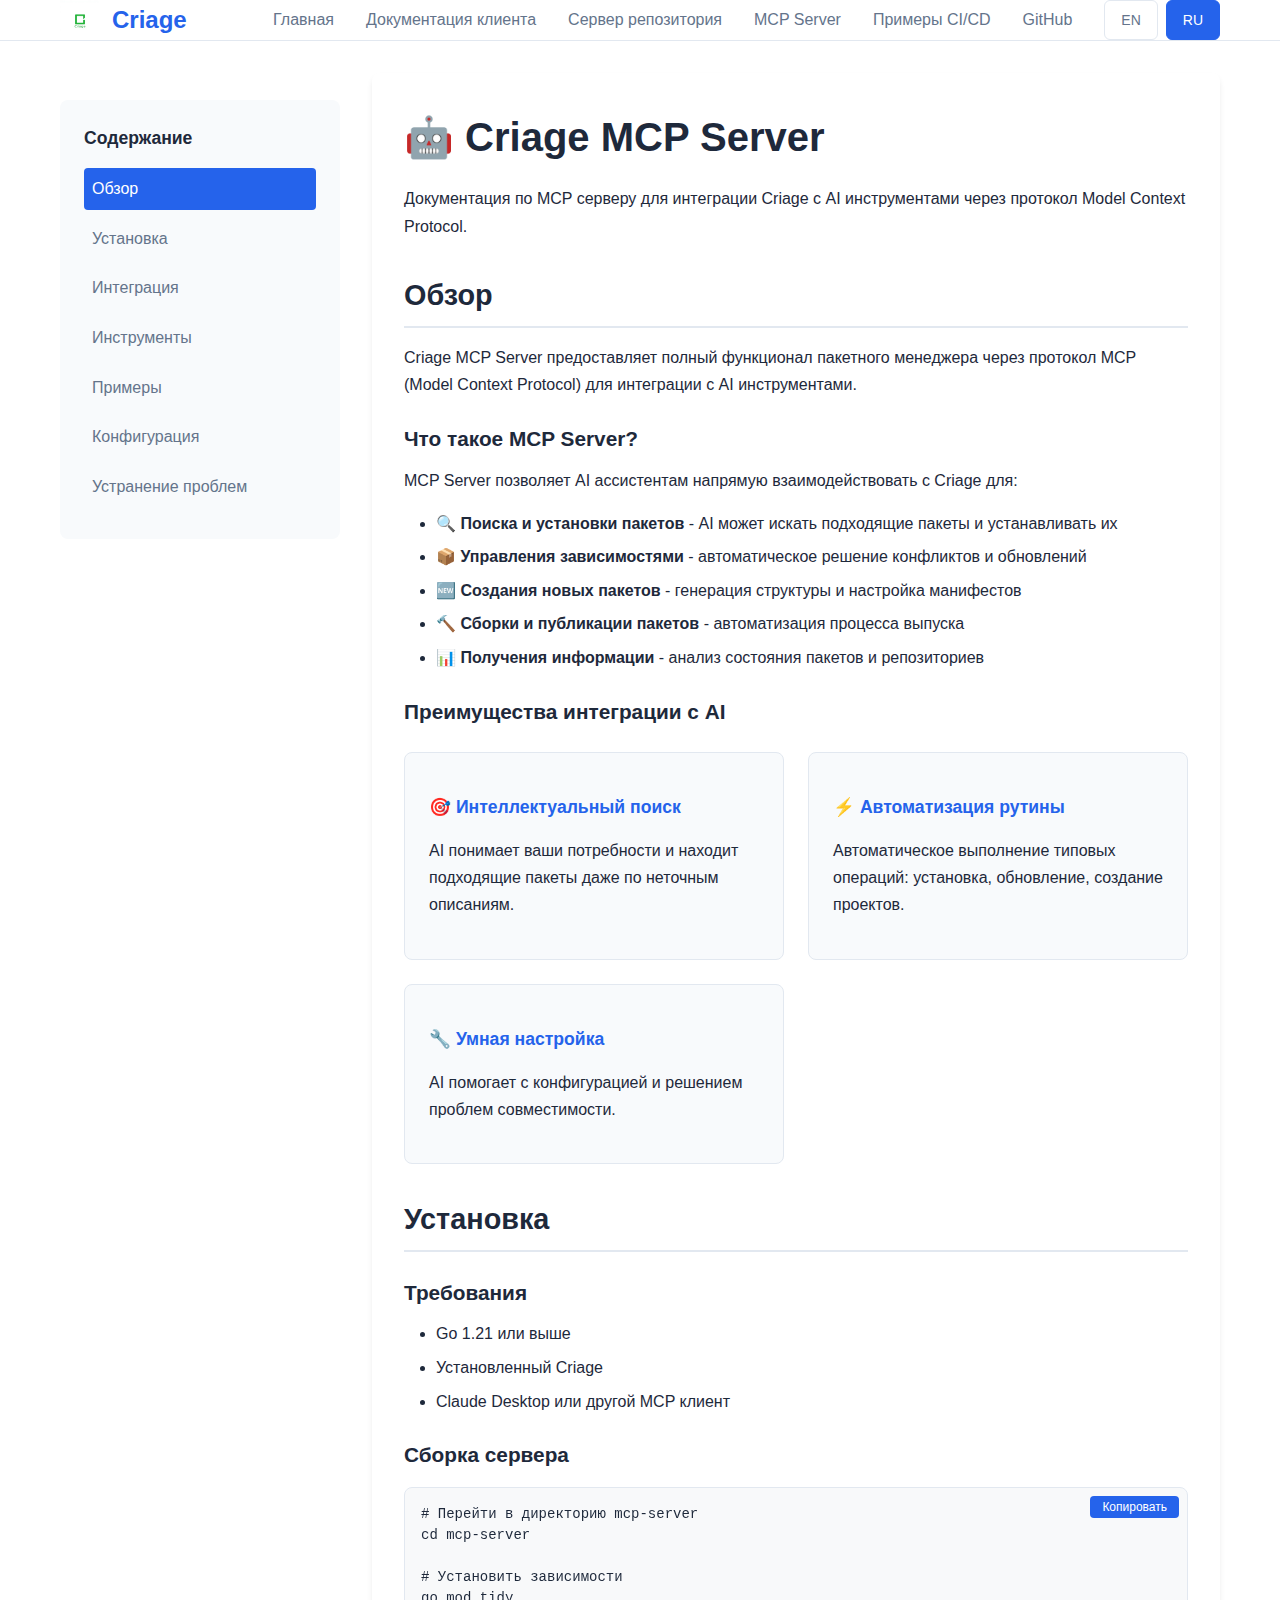
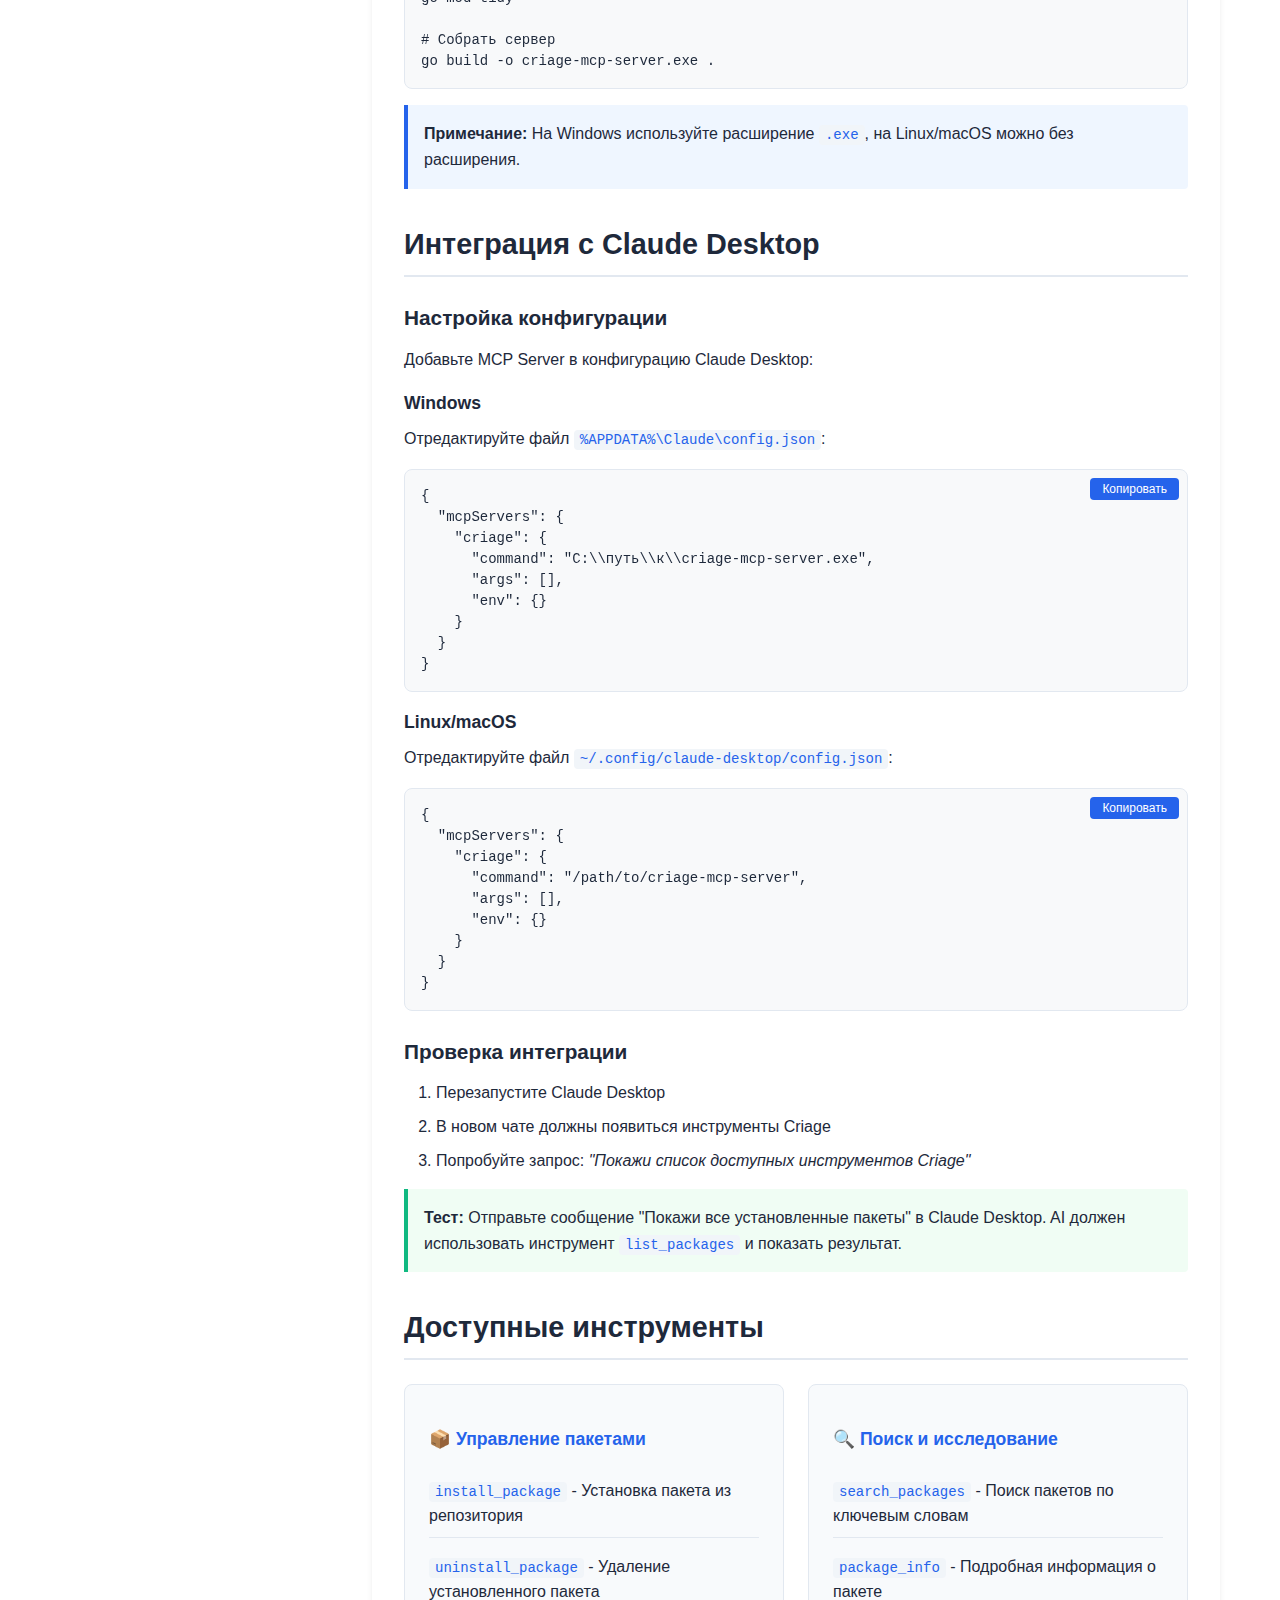
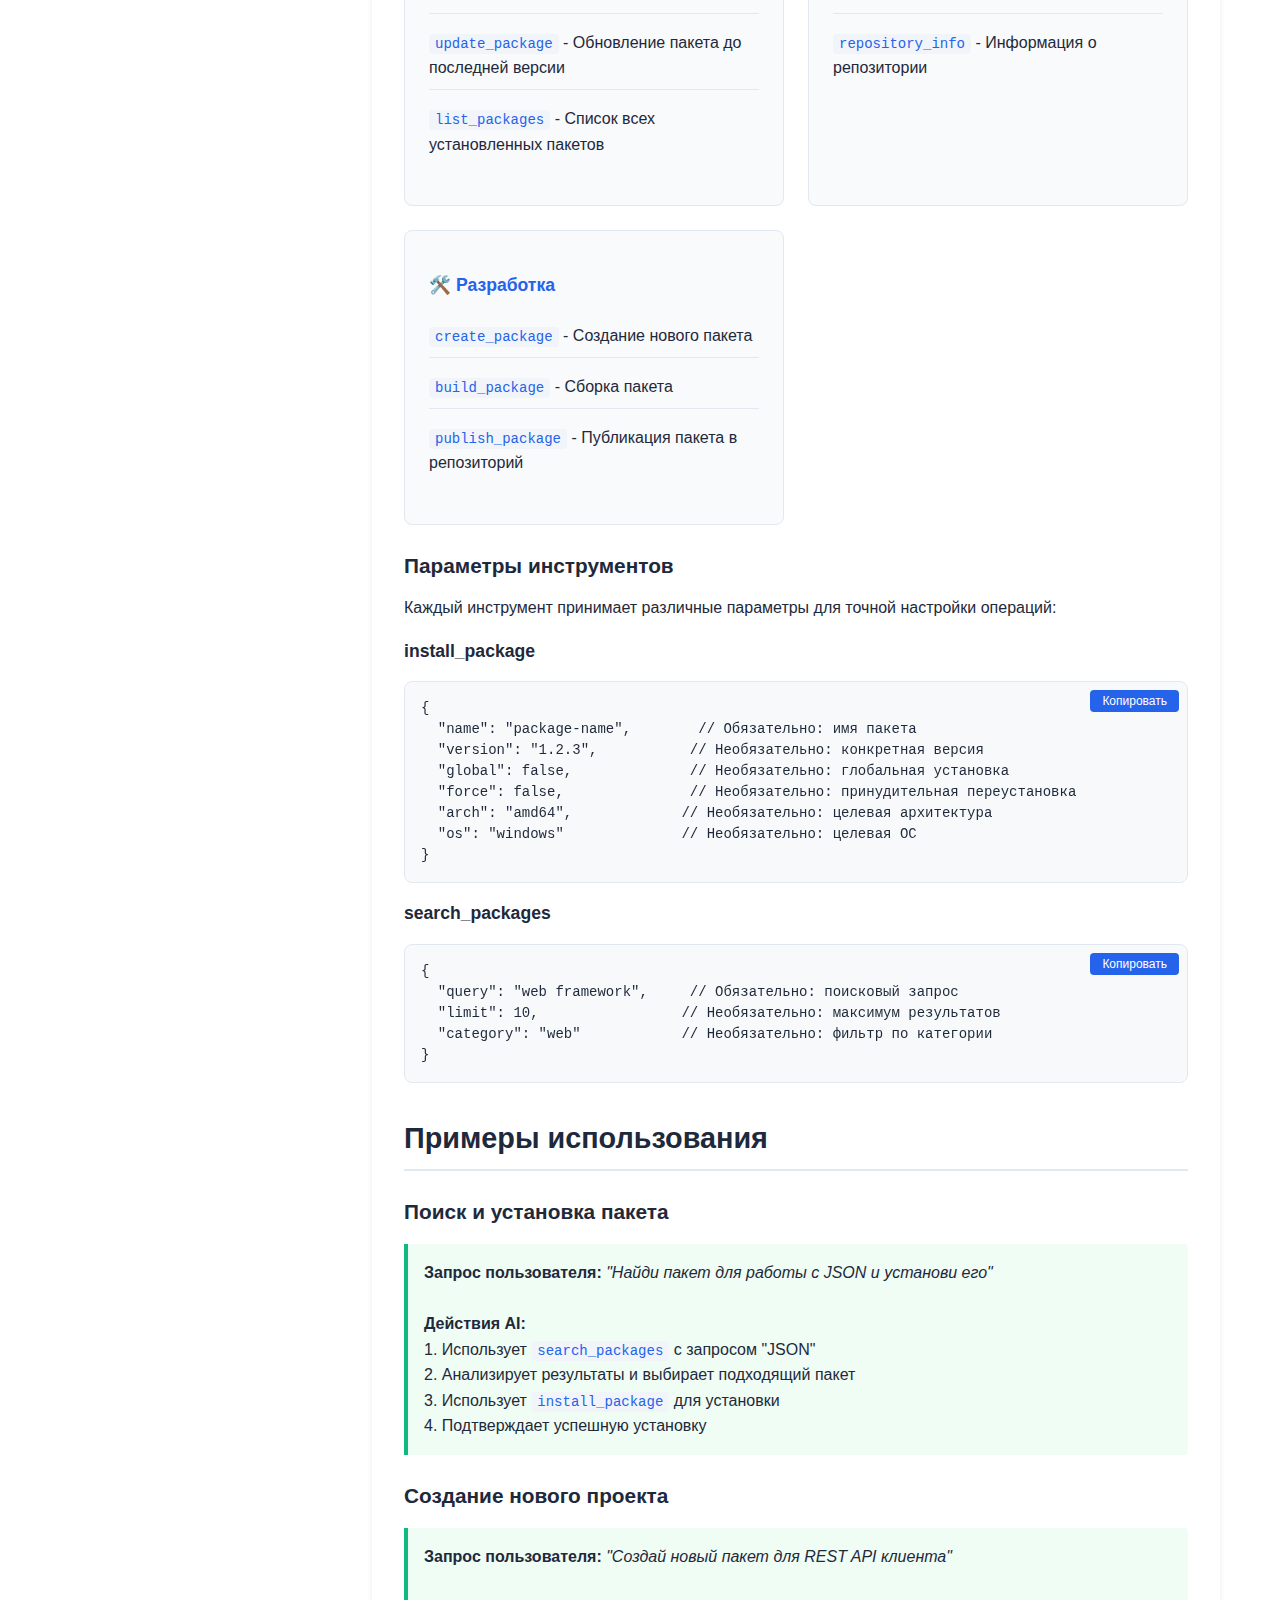
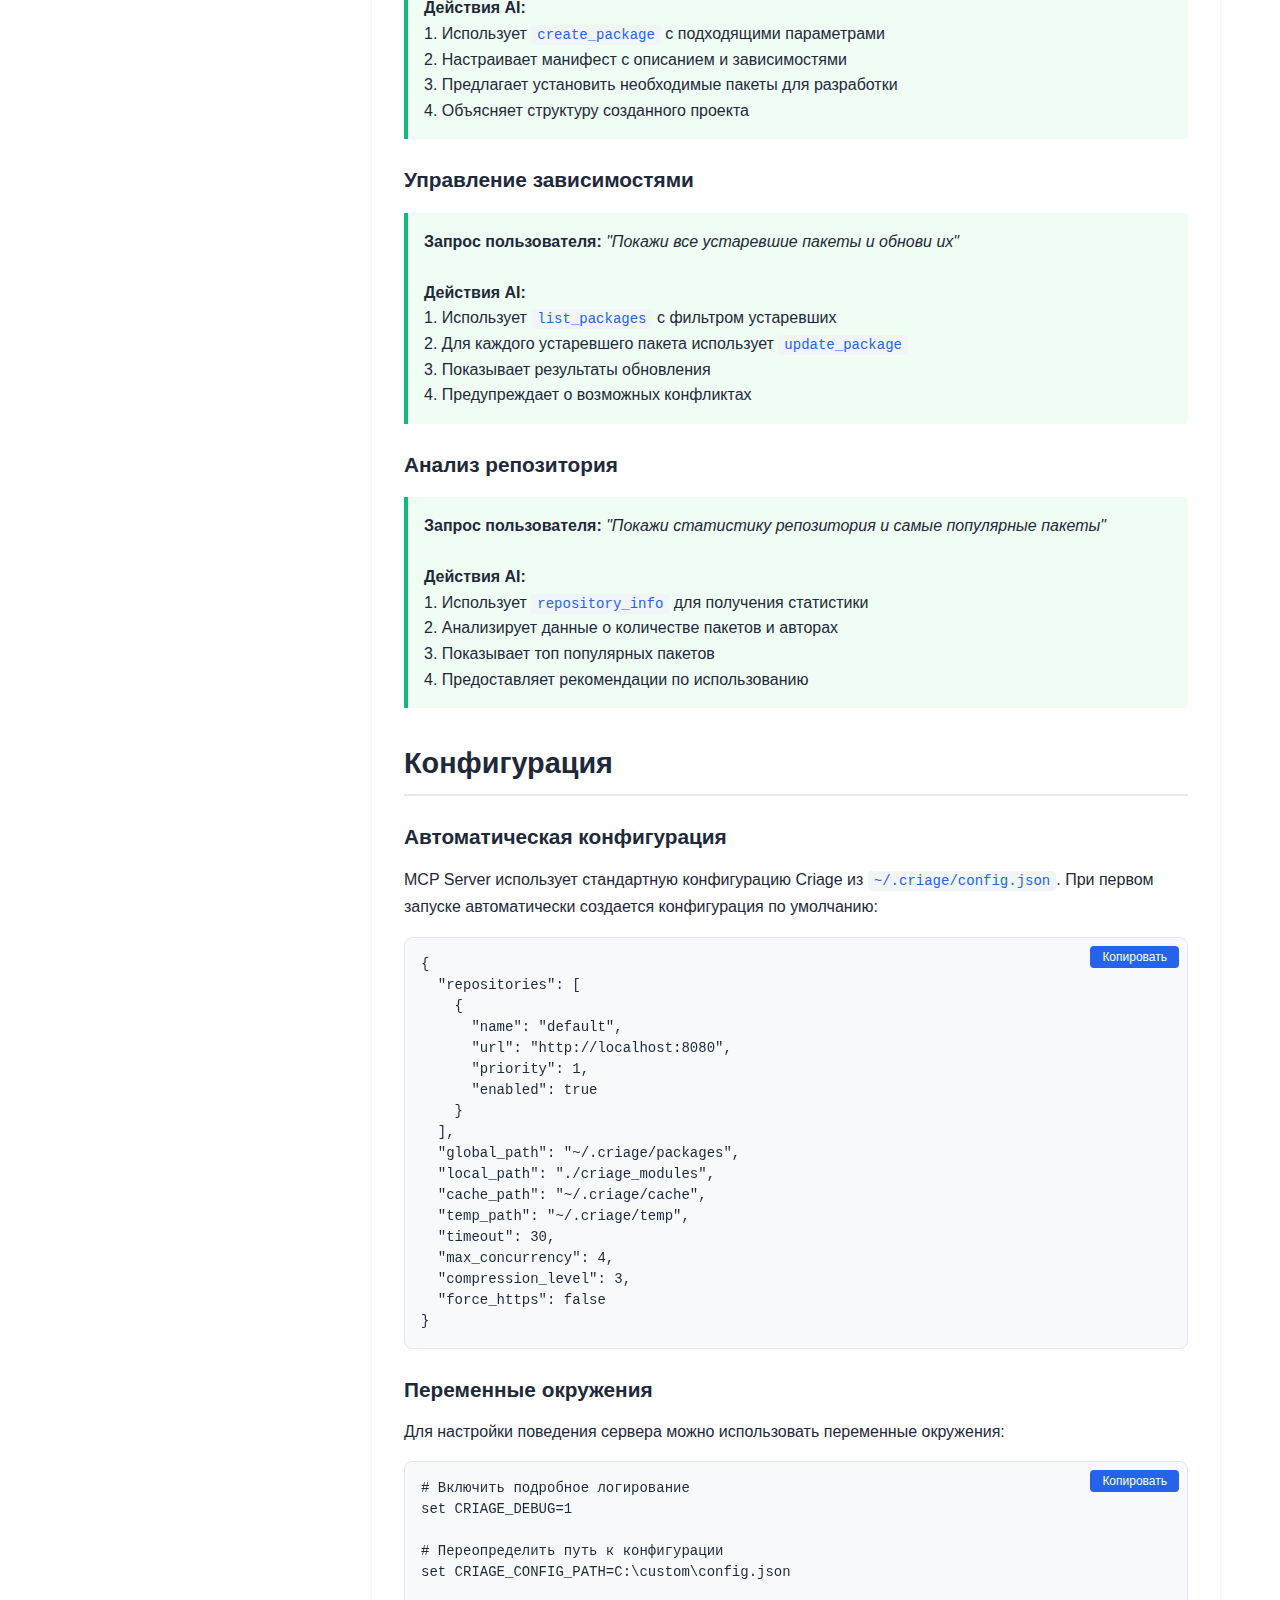
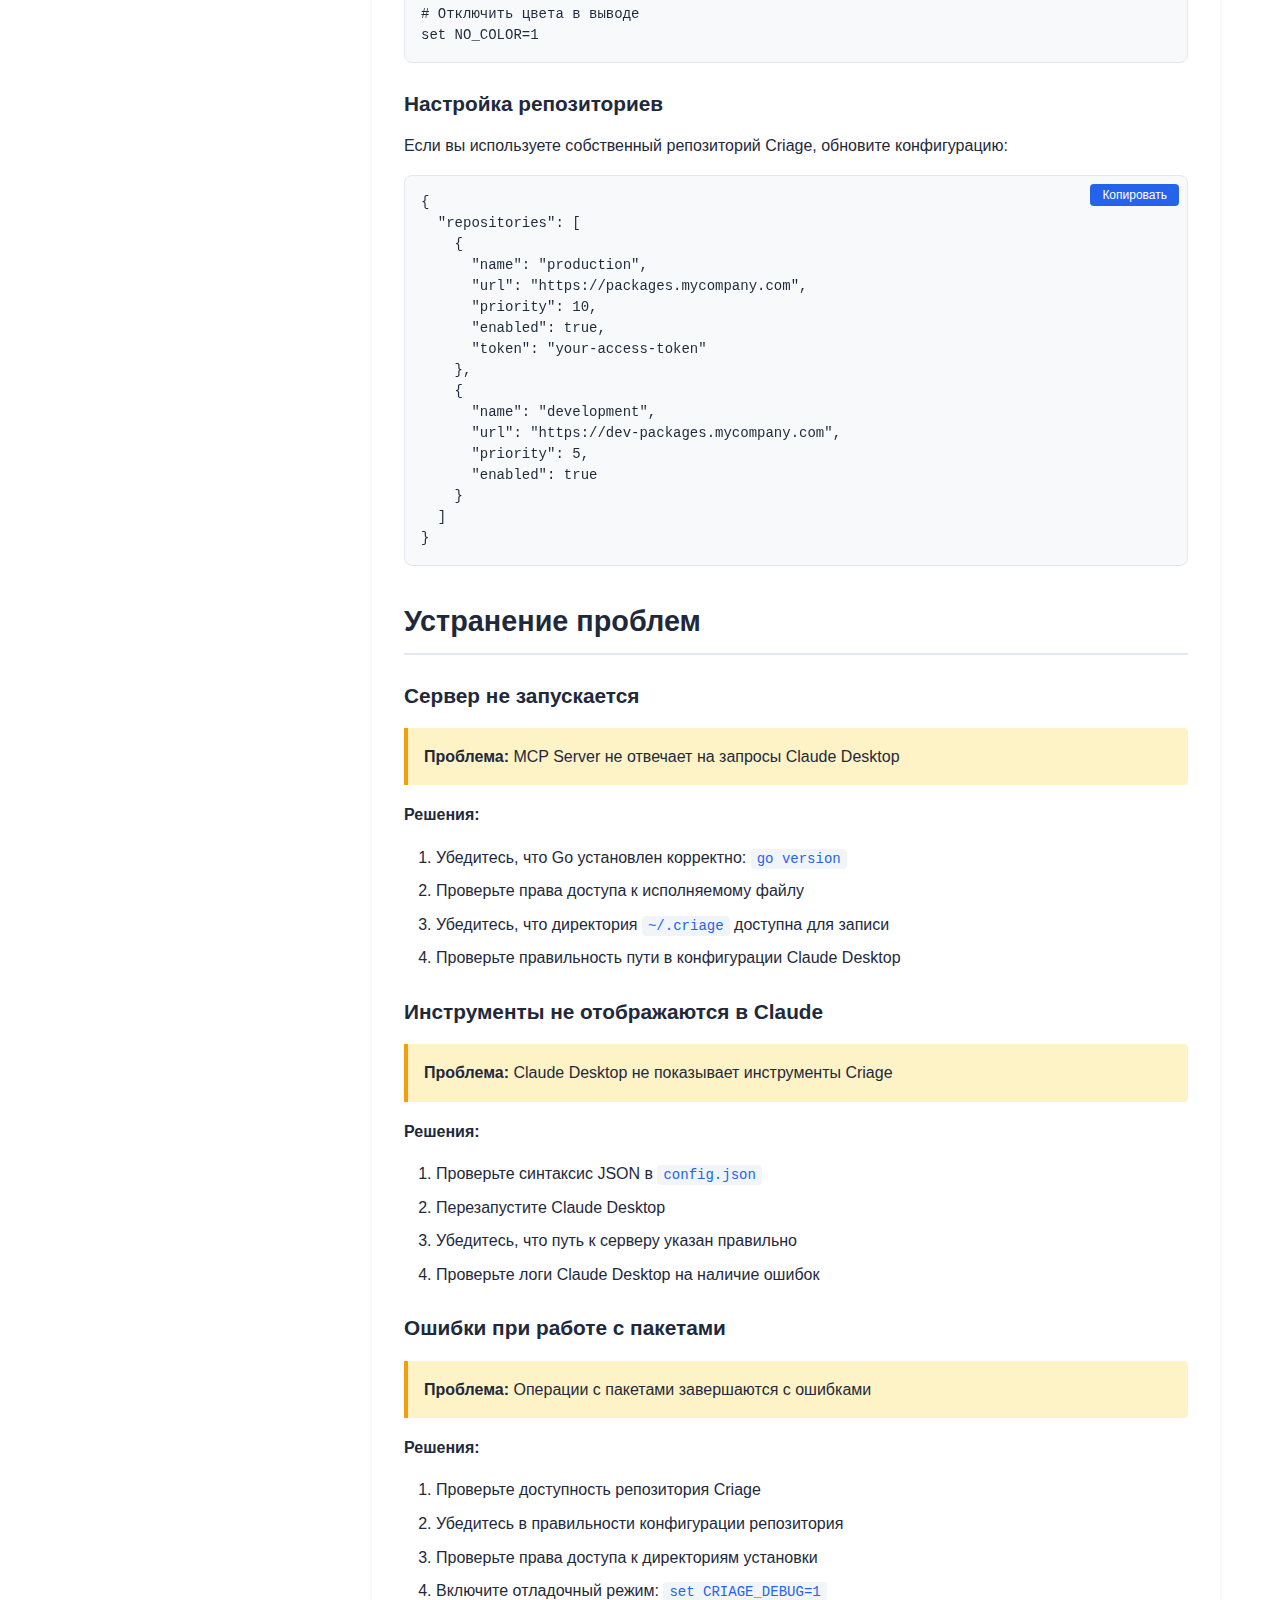
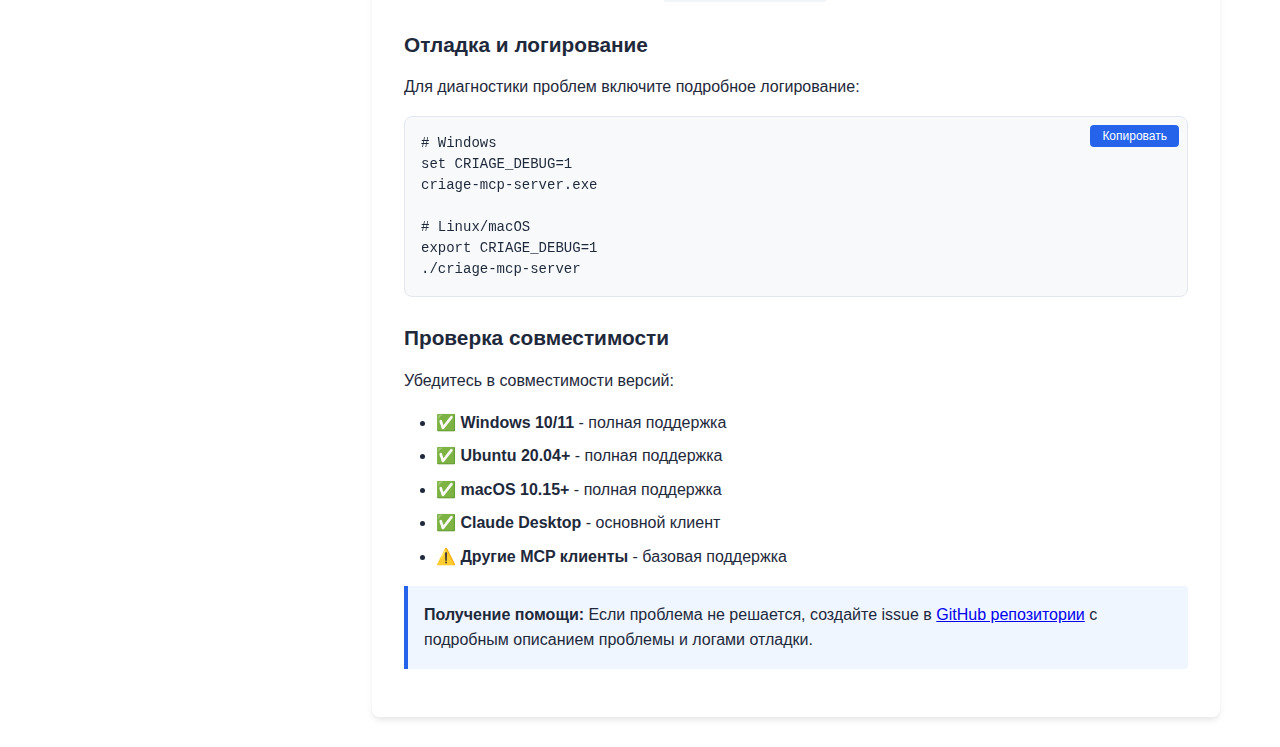
<file: docs/mcp-server_ru.html>
<!DOCTYPE html>
<html lang="ru">

<head>
    <meta charset="UTF-8">
    <meta name="viewport" content="width=device-width, initial-scale=1.0">
    <title>MCP Server - Criage | Документация интеграции с AI инструментами</title>
    <meta name="description"
        content="Документация по Criage MCP (Model Context Protocol) Server для seamless интеграции с AI инструментами и ассистентами. Узнайте, как подключить пакетный менеджер Criage к рабочим процессам разработки с ИИ.">
    <meta name="keywords"
        content="MCP сервер, model context protocol, интеграция ИИ, criage AI инструменты, пакетный менеджер ИИ, рабочий процесс разработки ИИ, Claude MCP, интеграция AI ассистента">
    <meta name="author" content="Команда Criage">
    <meta name="robots" content="index, follow">
    <link rel="canonical" href="https://criage.ru/mcp-server_ru.html">

    <!-- Open Graph / Facebook -->
    <meta property="og:type" content="article">
    <meta property="og:url" content="https://criage.ru/mcp-server_ru.html">
    <meta property="og:title" content="Criage MCP Server - Интеграция с AI инструментами">
    <meta property="og:description"
        content="Документация по интеграции пакетного менеджера Criage с AI инструментами через MCP (Model Context Protocol) сервер.">
    <meta property="og:image" content="https://criage.ru/logo.png">
    <meta property="og:site_name" content="Criage">
    <meta property="og:locale" content="ru_RU">

    <!-- Twitter -->
    <meta property="twitter:card" content="summary_large_image">
    <meta property="twitter:url" content="https://criage.ru/mcp-server_ru.html">
    <meta property="twitter:title" content="Criage MCP Server - Интеграция с AI инструментами">
    <meta property="twitter:description"
        content="Документация по интеграции пакетного менеджера Criage с AI инструментами через MCP (Model Context Protocol) сервер.">
    <meta property="twitter:image" content="https://criage.ru/logo.png">

    <!-- Language alternatives -->
    <link rel="alternate" hreflang="en" href="https://criage.ru/mcp-server.html">
    <link rel="alternate" hreflang="ru" href="https://criage.ru/mcp-server_ru.html">
    <link rel="alternate" hreflang="x-default" href="https://criage.ru/mcp-server.html">

    <link rel="icon" type="image/png" href="logo.png">
    <link rel="sitemap" type="application/xml" href="https://criage.ru/sitemap.xml">

    <!-- Structured Data -->
    <script type="application/ld+json">
    {
        "@context": "https://schema.org",
        "@type": "TechArticle",
        "headline": "Документация Criage MCP Server",
        "description": "Документация по интеграции Criage с AI инструментами через MCP сервер",
        "url": "https://criage.ru/mcp-server_ru.html",
        "datePublished": "2024-01-01",
        "dateModified": "2024-12-13",
        "inLanguage": "ru",
        "author": {
            "@type": "Organization",
            "name": "Команда Criage"
        },
        "publisher": {
            "@type": "Organization",
            "name": "Criage",
            "logo": {
                "@type": "ImageObject",
                "url": "https://criage.ru/logo.png"
            }
        },
        "about": {
            "@type": "Thing",
            "name": "Model Context Protocol",
            "description": "Протокол для интеграции AI инструментов"
        }
    }
    </script>
    <style>
        :root {
            --primary-color: #2563eb;
            --primary-dark: #1d4ed8;
            --secondary-color: #64748b;
            --accent-color: #06b6d4;
            --success-color: #10b981;
            --background: #ffffff;
            --surface: #f8fafc;
            --text-primary: #1e293b;
            --text-secondary: #64748b;
            --border: #e2e8f0;
            --shadow: 0 4px 6px -1px rgba(0, 0, 0, 0.1);
        }

        * {
            margin: 0;
            padding: 0;
            box-sizing: border-box;
        }

        body {
            font-family: 'Inter', -apple-system, BlinkMacSystemFont, 'Segoe UI', Roboto, sans-serif;
            line-height: 1.6;
            color: var(--text-primary);
            background: var(--background);
        }

        .container {
            max-width: 1200px;
            margin: 0 auto;
            padding: 0 20px;
        }

        /* Header */
        header {
            background: var(--background);
            border-bottom: 1px solid var(--border);
            position: sticky;
            top: 0;
            z-index: 100;
            backdrop-filter: blur(10px);
        }

        nav {
            display: flex;
            align-items: center;
            justify-content: space-between;
            padding: 1rem 0;
        }

        .logo {
            display: flex;
            align-items: center;
            gap: 12px;
            font-size: 1.5rem;
            font-weight: 700;
            color: var(--primary-color);
            text-decoration: none;
        }

        .logo img {
            width: 40px;
            height: 40px;
        }

        .nav-links {
            display: flex;
            gap: 2rem;
            list-style: none;
        }

        .nav-links a {
            color: var(--text-secondary);
            text-decoration: none;
            font-weight: 500;
            transition: color 0.2s;
        }

        .nav-links a:hover {
            color: var(--primary-color);
        }

        .nav-content {
            display: flex;
            align-items: center;
            gap: 2rem;
        }

        .language-switcher {
            display: flex;
            gap: 0.5rem;
            align-items: center;
        }

        .lang-btn {
            padding: 0.5rem 1rem;
            border: 1px solid var(--border);
            background: var(--background);
            color: var(--text-secondary);
            text-decoration: none;
            border-radius: 6px;
            font-size: 0.875rem;
            font-weight: 500;
            transition: all 0.2s;
        }

        .lang-btn:hover,
        .lang-btn.active {
            background: var(--primary-color);
            color: white;
            border-color: var(--primary-color);
        }

        /* Main layout */
        .docs-layout {
            display: grid;
            grid-template-columns: 280px 1fr;
            gap: 2rem;
            padding: 2rem 0;
            min-height: calc(100vh - 80px);
        }

        /* Sidebar */
        .sidebar {
            background: var(--surface);
            padding: 1.5rem;
            border-radius: 8px;
            height: fit-content;
            position: sticky;
            top: 100px;
        }

        .sidebar h3 {
            margin-bottom: 1rem;
            color: var(--text-primary);
            font-size: 1.1rem;
        }

        .sidebar-nav {
            list-style: none;
        }

        .sidebar-nav li {
            margin-bottom: 0.5rem;
        }

        .sidebar-nav a {
            color: var(--text-secondary);
            text-decoration: none;
            padding: 0.5rem;
            display: block;
            border-radius: 4px;
            transition: all 0.2s;
        }

        .sidebar-nav a:hover,
        .sidebar-nav a.active {
            background: var(--primary-color);
            color: white;
        }

        /* Content */
        .docs-content {
            background: white;
            padding: 2rem;
            border-radius: 8px;
            box-shadow: var(--shadow);
        }

        .docs-content h1 {
            color: var(--text-primary);
            margin-bottom: 1rem;
            font-size: 2.5rem;
        }

        .docs-content h2 {
            color: var(--text-primary);
            margin: 2rem 0 1rem 0;
            padding-bottom: 0.5rem;
            border-bottom: 2px solid var(--border);
            font-size: 1.8rem;
        }

        .docs-content h3 {
            color: var(--text-primary);
            margin: 1.5rem 0 0.75rem 0;
            font-size: 1.3rem;
        }

        .docs-content h4 {
            color: var(--text-primary);
            margin: 1rem 0 0.5rem 0;
            font-size: 1.1rem;
        }

        .docs-content p {
            margin-bottom: 1rem;
            line-height: 1.7;
        }

        .docs-content ul,
        .docs-content ol {
            margin-bottom: 1rem;
            padding-left: 2rem;
        }

        .docs-content li {
            margin-bottom: 0.5rem;
        }

        /* Code blocks */
        .code-block {
            background: #f8f9fa;
            border: 1px solid var(--border);
            border-radius: 8px;
            margin: 1rem 0;
            position: relative;
            overflow: hidden;
        }

        .code-block pre {
            background: none;
            padding: 1rem;
            margin: 0;
            overflow-x: auto;
            font-family: 'Monaco', 'Menlo', 'Ubuntu Mono', monospace;
            font-size: 0.875rem;
            line-height: 1.5;
        }

        .copy-btn {
            position: absolute;
            top: 0.5rem;
            right: 0.5rem;
            background: var(--primary-color);
            color: white;
            border: none;
            padding: 0.25rem 0.75rem;
            border-radius: 4px;
            font-size: 0.75rem;
            cursor: pointer;
            transition: background 0.2s;
        }

        .copy-btn:hover {
            background: var(--primary-dark);
        }

        .inline-code {
            background: #f1f5f9;
            padding: 0.125rem 0.375rem;
            border-radius: 4px;
            font-family: 'Monaco', 'Menlo', 'Ubuntu Mono', monospace;
            font-size: 0.875rem;
            color: var(--primary-color);
        }

        /* Alert boxes */
        .note {
            background: #eff6ff;
            border-left: 4px solid var(--primary-color);
            padding: 1rem;
            margin: 1rem 0;
            border-radius: 0 4px 4px 0;
        }

        .warning {
            background: #fef3c7;
            border-left: 4px solid #f59e0b;
            padding: 1rem;
            margin: 1rem 0;
            border-radius: 0 4px 4px 0;
        }

        .example {
            background: #f0fdf4;
            border-left: 4px solid var(--success-color);
            padding: 1rem;
            margin: 1rem 0;
            border-radius: 0 4px 4px 0;
        }

        .feature-grid {
            display: grid;
            grid-template-columns: repeat(auto-fit, minmax(300px, 1fr));
            gap: 1.5rem;
            margin: 1.5rem 0;
        }

        .feature-card {
            background: var(--surface);
            padding: 1.5rem;
            border-radius: 8px;
            border: 1px solid var(--border);
        }

        .feature-card h4 {
            color: var(--primary-color);
            margin-bottom: 1rem;
            font-size: 1.1rem;
        }

        .feature-card ul {
            list-style: none;
            padding: 0;
        }

        .feature-card li {
            padding: 0.5rem 0;
            border-bottom: 1px solid var(--border);
        }

        .feature-card li:last-child {
            border-bottom: none;
        }

        /* Responsive */
        @media (max-width: 768px) {
            .docs-layout {
                grid-template-columns: 1fr;
            }

            .sidebar {
                position: static;
            }

            .nav-links {
                display: none;
            }

            .nav-content {
                gap: 1rem;
            }
        }
    </style>
</head>

<body>
    <!-- Header -->
    <header>
        <nav class="container">
            <a href="index_ru.html" class="logo">
                <img src="logo.png" alt="Criage Logo">
                Criage
            </a>
            <div class="nav-content">
                <ul class="nav-links">
                    <li><a href="index_ru.html">Главная</a></li>
                    <li><a href="docs_ru.html">Документация клиента</a></li>
                    <li><a href="repository-server_ru.html">Сервер репозитория</a></li>
                    <li><a href="mcp-server_ru.html">MCP Server</a></li>
                    <li><a href="cicd-examples_ru.html">Примеры CI/CD</a></li>
                    <li><a href="https://github.com/criage-oss/criage-mcp" target="_blank">GitHub</a></li>
                </ul>
                <div class="language-switcher">
                    <a href="mcp-server.html" class="lang-btn">EN</a>
                    <a href="mcp-server_ru.html" class="lang-btn active">RU</a>
                </div>
            </div>
        </nav>
    </header>

    <!-- Main Content -->
    <div class="container">
        <div class="docs-layout">
            <!-- Sidebar -->
            <aside class="sidebar">
                <h3>Содержание</h3>
                <ul class="sidebar-nav">
                    <li><a href="#overview" class="active">Обзор</a></li>
                    <li><a href="#installation">Установка</a></li>
                    <li><a href="#integration">Интеграция</a></li>
                    <li><a href="#tools">Инструменты</a></li>
                    <li><a href="#examples">Примеры</a></li>
                    <li><a href="#configuration">Конфигурация</a></li>
                    <li><a href="#troubleshooting">Устранение проблем</a></li>
                </ul>
            </aside>

            <!-- Content -->
            <main class="docs-content">
                <h1>🤖 Criage MCP Server</h1>
                <p>Документация по MCP серверу для интеграции Criage с AI инструментами через протокол Model Context
                    Protocol.</p>

                <section id="overview">
                    <h2>Обзор</h2>

                    <p>Criage MCP Server предоставляет полный функционал пакетного менеджера через протокол MCP (Model
                        Context Protocol) для интеграции с AI инструментами.</p>

                    <h3>Что такое MCP Server?</h3>
                    <p>MCP Server позволяет AI ассистентам напрямую взаимодействовать с Criage для:</p>
                    <ul>
                        <li>🔍 <strong>Поиска и установки пакетов</strong> - AI может искать подходящие пакеты и
                            устанавливать их</li>
                        <li>📦 <strong>Управления зависимостями</strong> - автоматическое решение конфликтов и
                            обновлений</li>
                        <li>🆕 <strong>Создания новых пакетов</strong> - генерация структуры и настройка манифестов</li>
                        <li>🔨 <strong>Сборки и публикации пакетов</strong> - автоматизация процесса выпуска</li>
                        <li>📊 <strong>Получения информации</strong> - анализ состояния пакетов и репозиториев</li>
                    </ul>

                    <h3>Преимущества интеграции с AI</h3>
                    <div class="feature-grid">
                        <div class="feature-card">
                            <h4>🎯 Интеллектуальный поиск</h4>
                            <p>AI понимает ваши потребности и находит подходящие пакеты даже по неточным описаниям.</p>
                        </div>
                        <div class="feature-card">
                            <h4>⚡ Автоматизация рутины</h4>
                            <p>Автоматическое выполнение типовых операций: установка, обновление, создание проектов.</p>
                        </div>
                        <div class="feature-card">
                            <h4>🔧 Умная настройка</h4>
                            <p>AI помогает с конфигурацией и решением проблем совместимости.</p>
                        </div>
                    </div>
                </section>

                <section id="installation">
                    <h2>Установка</h2>

                    <h3>Требования</h3>
                    <ul>
                        <li>Go 1.21 или выше</li>
                        <li>Установленный Criage</li>
                        <li>Claude Desktop или другой MCP клиент</li>
                    </ul>

                    <h3>Сборка сервера</h3>
                    <div class="code-block">
                        <button class="copy-btn" onclick="copyToClipboard(this)">Копировать</button>
                        <pre># Перейти в директорию mcp-server
cd mcp-server

# Установить зависимости
go mod tidy

# Собрать сервер
go build -o criage-mcp-server.exe .</pre>
                    </div>

                    <div class="note">
                        <strong>Примечание:</strong> На Windows используйте расширение <code
                            class="inline-code">.exe</code>, на Linux/macOS можно без расширения.
                    </div>
                </section>

                <section id="integration">
                    <h2>Интеграция с Claude Desktop</h2>

                    <h3>Настройка конфигурации</h3>
                    <p>Добавьте MCP Server в конфигурацию Claude Desktop:</p>

                    <h4>Windows</h4>
                    <p>Отредактируйте файл <code class="inline-code">%APPDATA%\Claude\config.json</code>:</p>
                    <div class="code-block">
                        <button class="copy-btn" onclick="copyToClipboard(this)">Копировать</button>
                        <pre>{
  "mcpServers": {
    "criage": {
      "command": "C:\\путь\\к\\criage-mcp-server.exe",
      "args": [],
      "env": {}
    }
  }
}</pre>
                    </div>

                    <h4>Linux/macOS</h4>
                    <p>Отредактируйте файл <code class="inline-code">~/.config/claude-desktop/config.json</code>:</p>
                    <div class="code-block">
                        <button class="copy-btn" onclick="copyToClipboard(this)">Копировать</button>
                        <pre>{
  "mcpServers": {
    "criage": {
      "command": "/path/to/criage-mcp-server",
      "args": [],
      "env": {}
    }
  }
}</pre>
                    </div>

                    <h3>Проверка интеграции</h3>
                    <ol>
                        <li>Перезапустите Claude Desktop</li>
                        <li>В новом чате должны появиться инструменты Criage</li>
                        <li>Попробуйте запрос: <em>"Покажи список доступных инструментов Criage"</em></li>
                    </ol>

                    <div class="example">
                        <strong>Тест:</strong> Отправьте сообщение "Покажи все установленные пакеты" в Claude Desktop.
                        AI должен использовать инструмент <code class="inline-code">list_packages</code> и показать
                        результат.
                    </div>
                </section>

                <section id="tools">
                    <h2>Доступные инструменты</h2>

                    <div class="feature-grid">
                        <div class="feature-card">
                            <h4>📦 Управление пакетами</h4>
                            <ul>
                                <li><code class="inline-code">install_package</code> - Установка пакета из репозитория
                                </li>
                                <li><code class="inline-code">uninstall_package</code> - Удаление установленного пакета
                                </li>
                                <li><code class="inline-code">update_package</code> - Обновление пакета до последней
                                    версии</li>
                                <li><code class="inline-code">list_packages</code> - Список всех установленных пакетов
                                </li>
                            </ul>
                        </div>
                        <div class="feature-card">
                            <h4>🔍 Поиск и исследование</h4>
                            <ul>
                                <li><code class="inline-code">search_packages</code> - Поиск пакетов по ключевым словам
                                </li>
                                <li><code class="inline-code">package_info</code> - Подробная информация о пакете</li>
                                <li><code class="inline-code">repository_info</code> - Информация о репозитории</li>
                            </ul>
                        </div>
                        <div class="feature-card">
                            <h4>🛠️ Разработка</h4>
                            <ul>
                                <li><code class="inline-code">create_package</code> - Создание нового пакета</li>
                                <li><code class="inline-code">build_package</code> - Сборка пакета</li>
                                <li><code class="inline-code">publish_package</code> - Публикация пакета в репозиторий
                                </li>
                            </ul>
                        </div>
                    </div>

                    <h3>Параметры инструментов</h3>
                    <p>Каждый инструмент принимает различные параметры для точной настройки операций:</p>

                    <h4>install_package</h4>
                    <div class="code-block">
                        <button class="copy-btn" onclick="copyToClipboard(this)">Копировать</button>
                        <pre>{
  "name": "package-name",        // Обязательно: имя пакета
  "version": "1.2.3",           // Необязательно: конкретная версия
  "global": false,              // Необязательно: глобальная установка
  "force": false,               // Необязательно: принудительная переустановка
  "arch": "amd64",             // Необязательно: целевая архитектура
  "os": "windows"              // Необязательно: целевая ОС
}</pre>
                    </div>

                    <h4>search_packages</h4>
                    <div class="code-block">
                        <button class="copy-btn" onclick="copyToClipboard(this)">Копировать</button>
                        <pre>{
  "query": "web framework",     // Обязательно: поисковый запрос
  "limit": 10,                 // Необязательно: максимум результатов
  "category": "web"            // Необязательно: фильтр по категории
}</pre>
                    </div>
                </section>

                <section id="examples">
                    <h2>Примеры использования</h2>

                    <h3>Поиск и установка пакета</h3>
                    <div class="example">
                        <strong>Запрос пользователя:</strong> <em>"Найди пакет для работы с JSON и установи
                            его"</em><br><br>
                        <strong>Действия AI:</strong><br>
                        1. Использует <code class="inline-code">search_packages</code> с запросом "JSON"<br>
                        2. Анализирует результаты и выбирает подходящий пакет<br>
                        3. Использует <code class="inline-code">install_package</code> для установки<br>
                        4. Подтверждает успешную установку
                    </div>

                    <h3>Создание нового проекта</h3>
                    <div class="example">
                        <strong>Запрос пользователя:</strong> <em>"Создай новый пакет для REST API клиента"</em><br><br>
                        <strong>Действия AI:</strong><br>
                        1. Использует <code class="inline-code">create_package</code> с подходящими параметрами<br>
                        2. Настраивает манифест с описанием и зависимостями<br>
                        3. Предлагает установить необходимые пакеты для разработки<br>
                        4. Объясняет структуру созданного проекта
                    </div>

                    <h3>Управление зависимостями</h3>
                    <div class="example">
                        <strong>Запрос пользователя:</strong> <em>"Покажи все устаревшие пакеты и обнови
                            их"</em><br><br>
                        <strong>Действия AI:</strong><br>
                        1. Использует <code class="inline-code">list_packages</code> с фильтром устаревших<br>
                        2. Для каждого устаревшего пакета использует <code class="inline-code">update_package</code><br>
                        3. Показывает результаты обновления<br>
                        4. Предупреждает о возможных конфликтах
                    </div>

                    <h3>Анализ репозитория</h3>
                    <div class="example">
                        <strong>Запрос пользователя:</strong> <em>"Покажи статистику репозитория и самые популярные
                            пакеты"</em><br><br>
                        <strong>Действия AI:</strong><br>
                        1. Использует <code class="inline-code">repository_info</code> для получения статистики<br>
                        2. Анализирует данные о количестве пакетов и авторах<br>
                        3. Показывает топ популярных пакетов<br>
                        4. Предоставляет рекомендации по использованию
                    </div>
                </section>

                <section id="configuration">
                    <h2>Конфигурация</h2>

                    <h3>Автоматическая конфигурация</h3>
                    <p>MCP Server использует стандартную конфигурацию Criage из <code
                            class="inline-code">~/.criage/config.json</code>. При первом запуске автоматически создается
                        конфигурация по умолчанию:</p>

                    <div class="code-block">
                        <button class="copy-btn" onclick="copyToClipboard(this)">Копировать</button>
                        <pre>{
  "repositories": [
    {
      "name": "default",
      "url": "http://localhost:8080", 
      "priority": 1,
      "enabled": true
    }
  ],
  "global_path": "~/.criage/packages",
  "local_path": "./criage_modules",
  "cache_path": "~/.criage/cache",
  "temp_path": "~/.criage/temp",
  "timeout": 30,
  "max_concurrency": 4,
  "compression_level": 3,
  "force_https": false
}</pre>
                    </div>

                    <h3>Переменные окружения</h3>
                    <p>Для настройки поведения сервера можно использовать переменные окружения:</p>

                    <div class="code-block">
                        <button class="copy-btn" onclick="copyToClipboard(this)">Копировать</button>
                        <pre># Включить подробное логирование
set CRIAGE_DEBUG=1

# Переопределить путь к конфигурации
set CRIAGE_CONFIG_PATH=C:\custom\config.json

# Отключить цвета в выводе
set NO_COLOR=1</pre>
                    </div>

                    <h3>Настройка репозиториев</h3>
                    <p>Если вы используете собственный репозиторий Criage, обновите конфигурацию:</p>
                    <div class="code-block">
                        <button class="copy-btn" onclick="copyToClipboard(this)">Копировать</button>
                        <pre>{
  "repositories": [
    {
      "name": "production",
      "url": "https://packages.mycompany.com",
      "priority": 10,
      "enabled": true,
      "token": "your-access-token"
    },
    {
      "name": "development", 
      "url": "https://dev-packages.mycompany.com",
      "priority": 5,
      "enabled": true
    }
  ]
}</pre>
                    </div>
                </section>

                <section id="troubleshooting">
                    <h2>Устранение проблем</h2>

                    <h3>Сервер не запускается</h3>
                    <div class="warning">
                        <strong>Проблема:</strong> MCP Server не отвечает на запросы Claude Desktop
                    </div>
                    <p><strong>Решения:</strong></p>
                    <ol>
                        <li>Убедитесь, что Go установлен корректно: <code class="inline-code">go version</code></li>
                        <li>Проверьте права доступа к исполняемому файлу</li>
                        <li>Убедитесь, что директория <code class="inline-code">~/.criage</code> доступна для записи
                        </li>
                        <li>Проверьте правильность пути в конфигурации Claude Desktop</li>
                    </ol>

                    <h3>Инструменты не отображаются в Claude</h3>
                    <div class="warning">
                        <strong>Проблема:</strong> Claude Desktop не показывает инструменты Criage
                    </div>
                    <p><strong>Решения:</strong></p>
                    <ol>
                        <li>Проверьте синтаксис JSON в <code class="inline-code">config.json</code></li>
                        <li>Перезапустите Claude Desktop</li>
                        <li>Убедитесь, что путь к серверу указан правильно</li>
                        <li>Проверьте логи Claude Desktop на наличие ошибок</li>
                    </ol>

                    <h3>Ошибки при работе с пакетами</h3>
                    <div class="warning">
                        <strong>Проблема:</strong> Операции с пакетами завершаются с ошибками
                    </div>
                    <p><strong>Решения:</strong></p>
                    <ol>
                        <li>Проверьте доступность репозитория Criage</li>
                        <li>Убедитесь в правильности конфигурации репозитория</li>
                        <li>Проверьте права доступа к директориям установки</li>
                        <li>Включите отладочный режим: <code class="inline-code">set CRIAGE_DEBUG=1</code></li>
                    </ol>

                    <h3>Отладка и логирование</h3>
                    <p>Для диагностики проблем включите подробное логирование:</p>
                    <div class="code-block">
                        <button class="copy-btn" onclick="copyToClipboard(this)">Копировать</button>
                        <pre># Windows
set CRIAGE_DEBUG=1
criage-mcp-server.exe

# Linux/macOS  
export CRIAGE_DEBUG=1
./criage-mcp-server</pre>
                    </div>

                    <h3>Проверка совместимости</h3>
                    <p>Убедитесь в совместимости версий:</p>
                    <ul>
                        <li>✅ <strong>Windows 10/11</strong> - полная поддержка</li>
                        <li>✅ <strong>Ubuntu 20.04+</strong> - полная поддержка</li>
                        <li>✅ <strong>macOS 10.15+</strong> - полная поддержка</li>
                        <li>✅ <strong>Claude Desktop</strong> - основной клиент</li>
                        <li>⚠️ <strong>Другие MCP клиенты</strong> - базовая поддержка</li>
                    </ul>

                    <div class="note">
                        <strong>Получение помощи:</strong> Если проблема не решается, создайте issue в <a
                            href="https://github.com/criage-oss/criage-mcp/issues" target="_blank">GitHub репозитории</a> с
                        подробным описанием проблемы и логами отладки.
                    </div>
                </section>
            </main>
        </div>
    </div>

    <script>
        // Copy to clipboard function
        function copyToClipboard(btn) {
            const codeBlock = btn.parentElement;
            const pre = codeBlock.querySelector('pre');
            const text = pre.textContent.trim();

            navigator.clipboard.writeText(text).then(() => {
                btn.textContent = 'Скопировано!';
                setTimeout(() => {
                    btn.textContent = 'Копировать';
                }, 2000);
            });
        }

        // Activate sidebar links on scroll
        const sections = document.querySelectorAll('section[id]');
        const navLinks = document.querySelectorAll('.sidebar-nav a');

        window.addEventListener('scroll', () => {
            let current = '';
            sections.forEach(section => {
                const sectionTop = section.offsetTop;
                const sectionHeight = section.clientHeight;
                if (scrollY >= (sectionTop - 200)) {
                    current = section.getAttribute('id');
                }
            });

            navLinks.forEach(link => {
                link.classList.remove('active');
                if (link.getAttribute('href') === `#${current}`) {
                    link.classList.add('active');
                }
            });
        });

        // Smooth scrolling for links
        document.querySelectorAll('a[href^="#"]').forEach(anchor => {
            anchor.addEventListener('click', function (e) {
                e.preventDefault();
                const target = document.querySelector(this.getAttribute('href'));
                if (target) {
                    target.scrollIntoView({
                        behavior: 'smooth',
                        block: 'start'
                    });
                }
            });
        });
    </script>
</body>

</html>
</file>
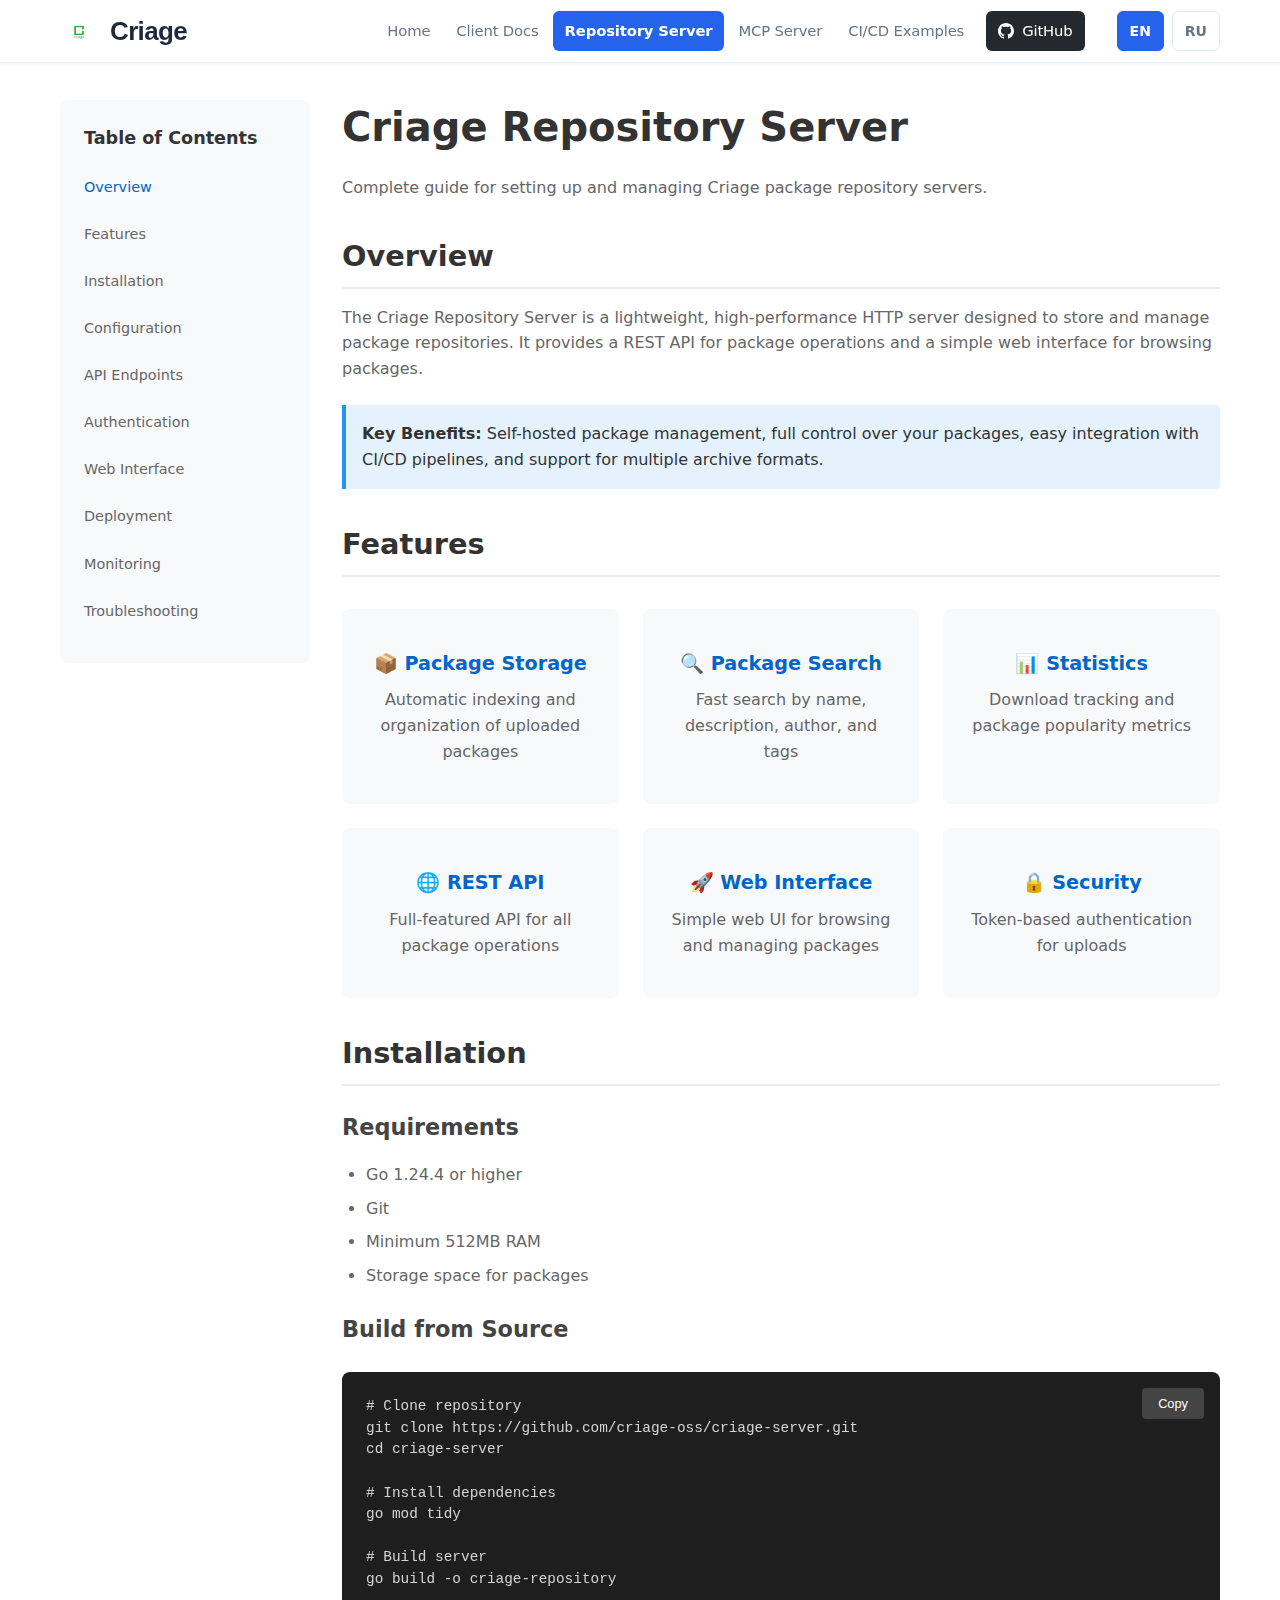
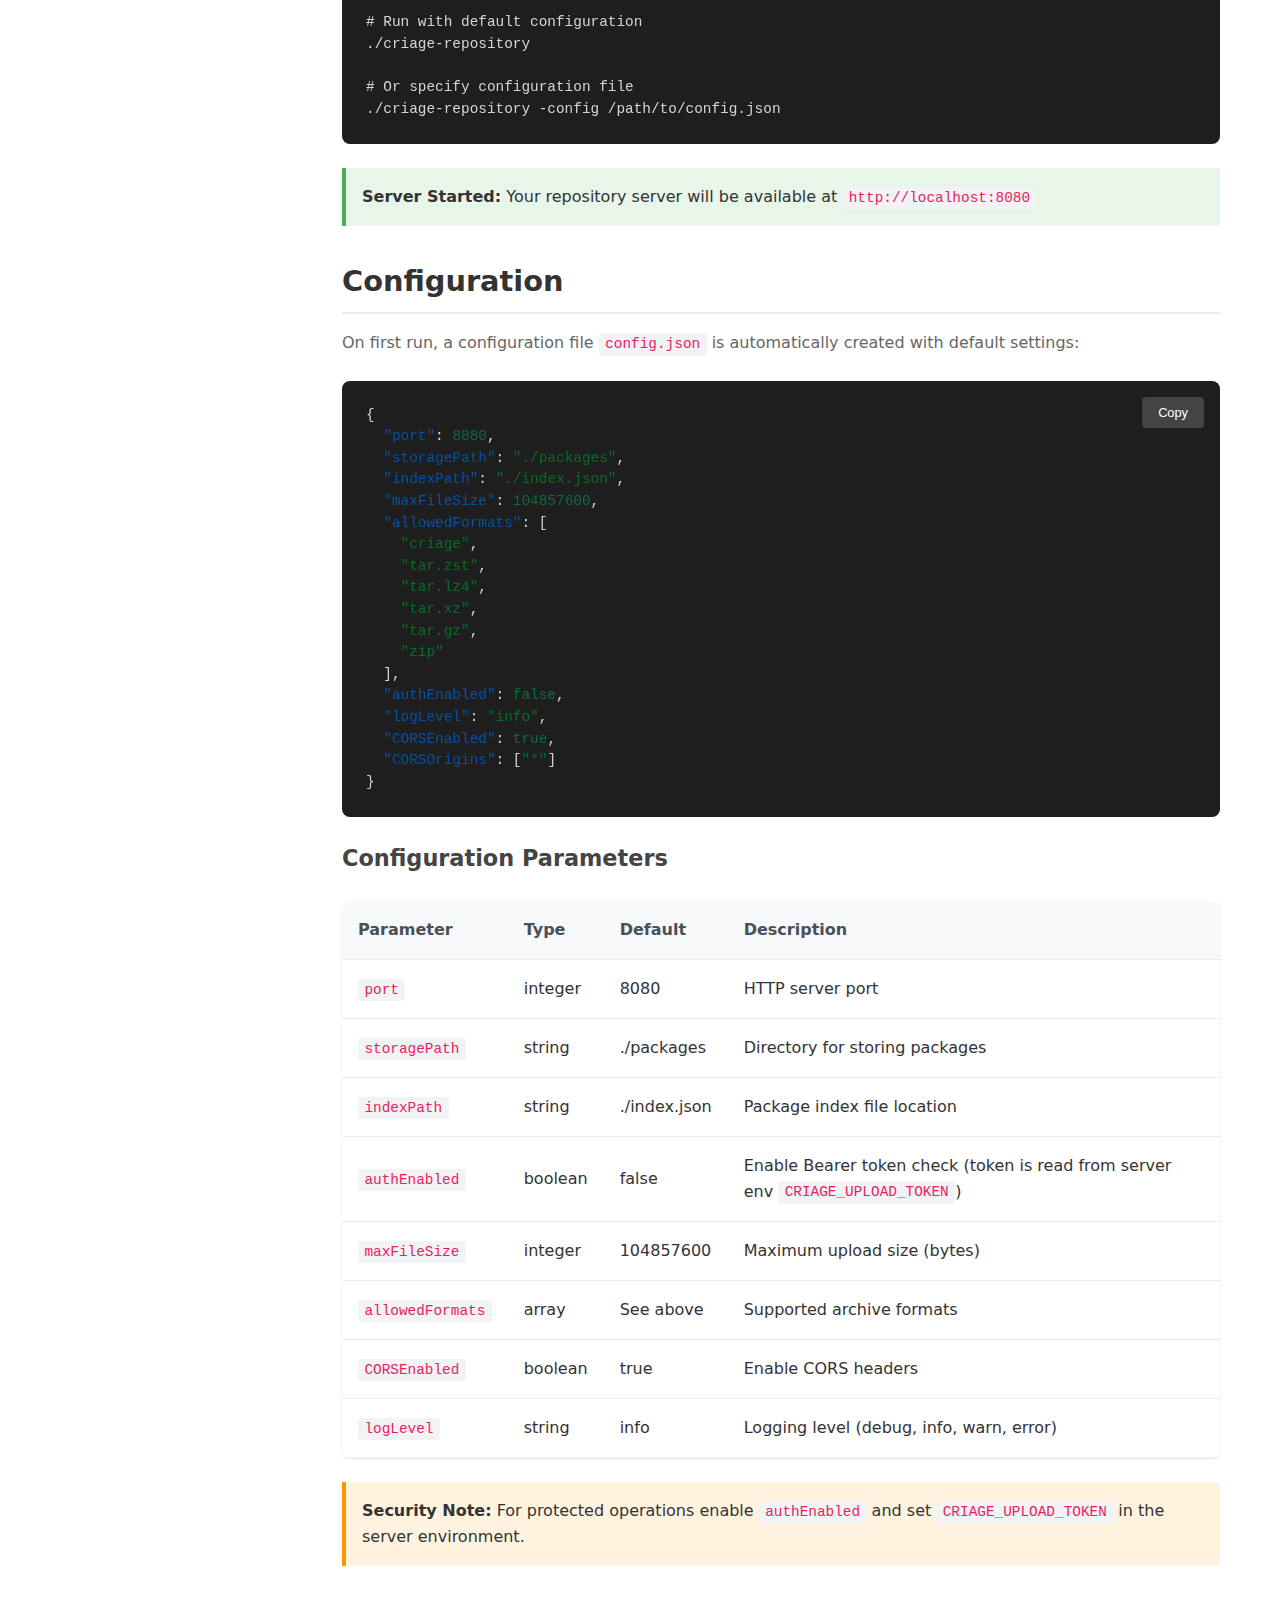
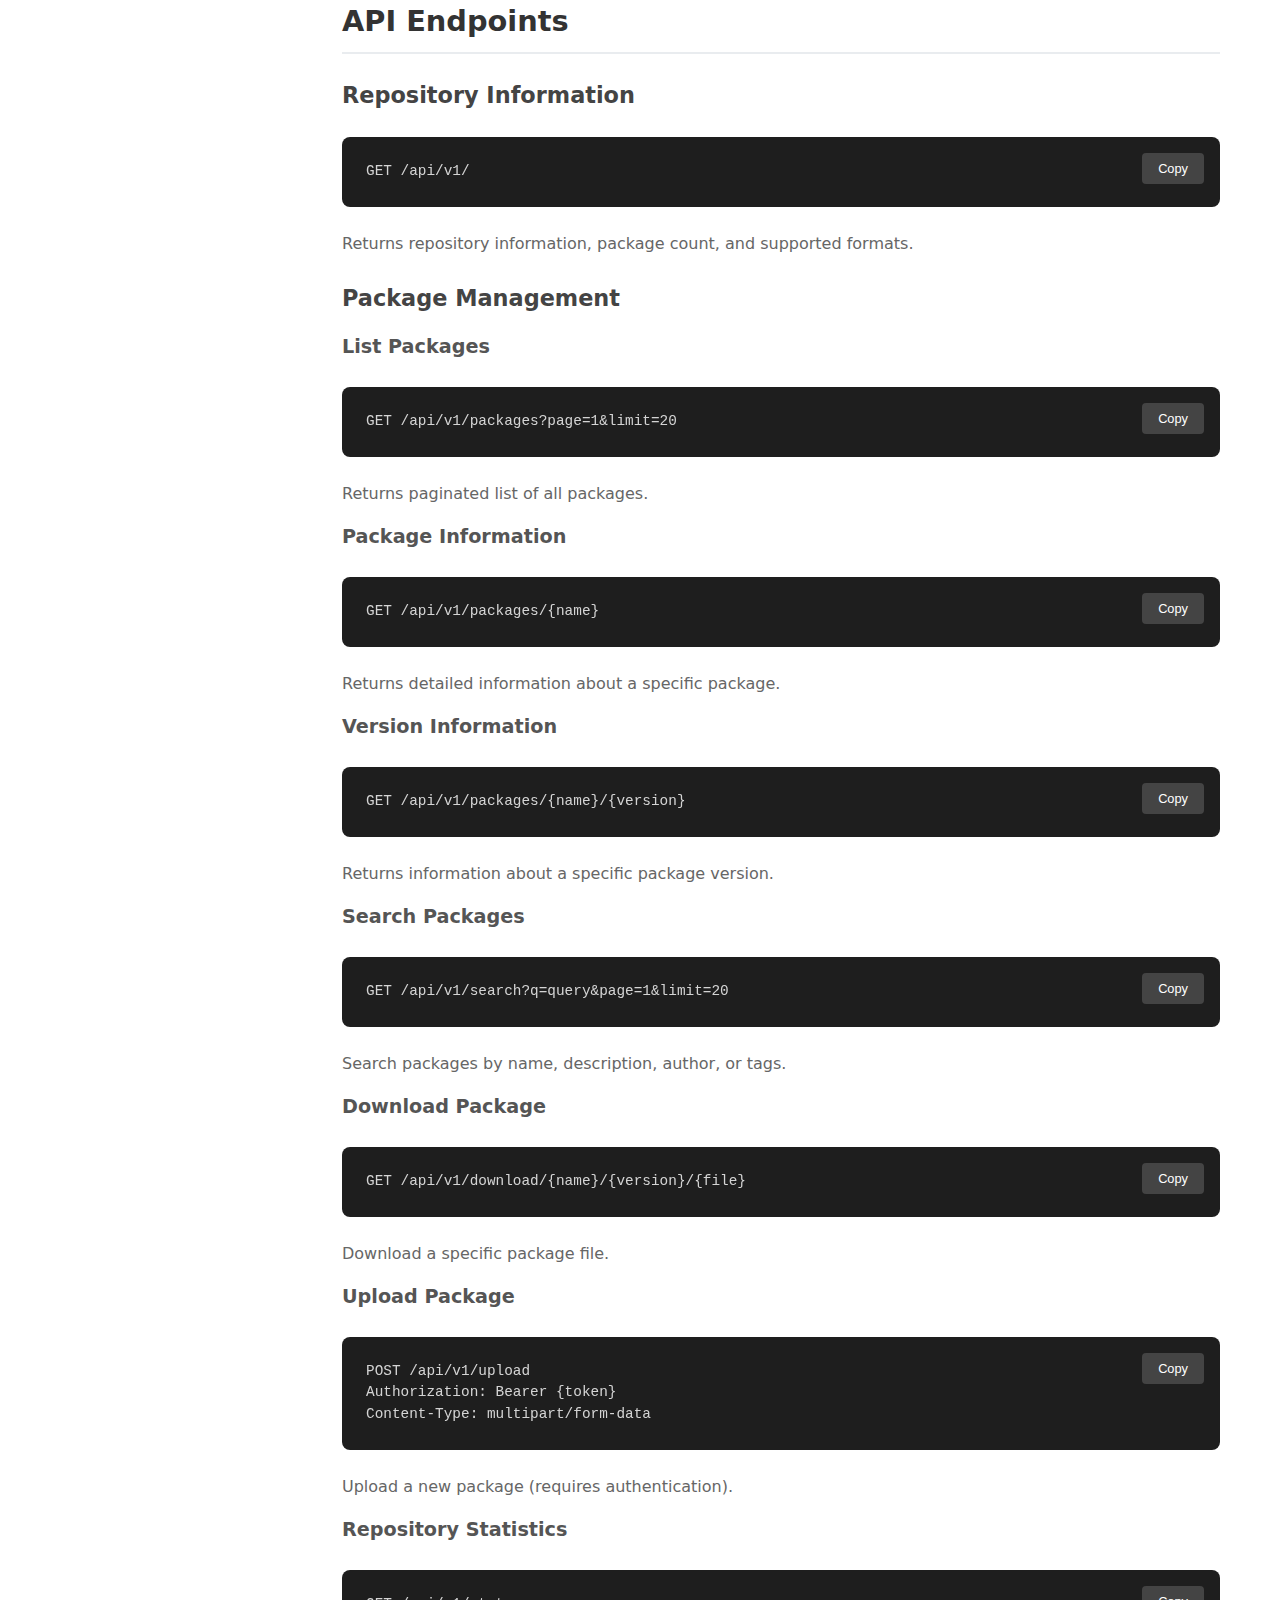
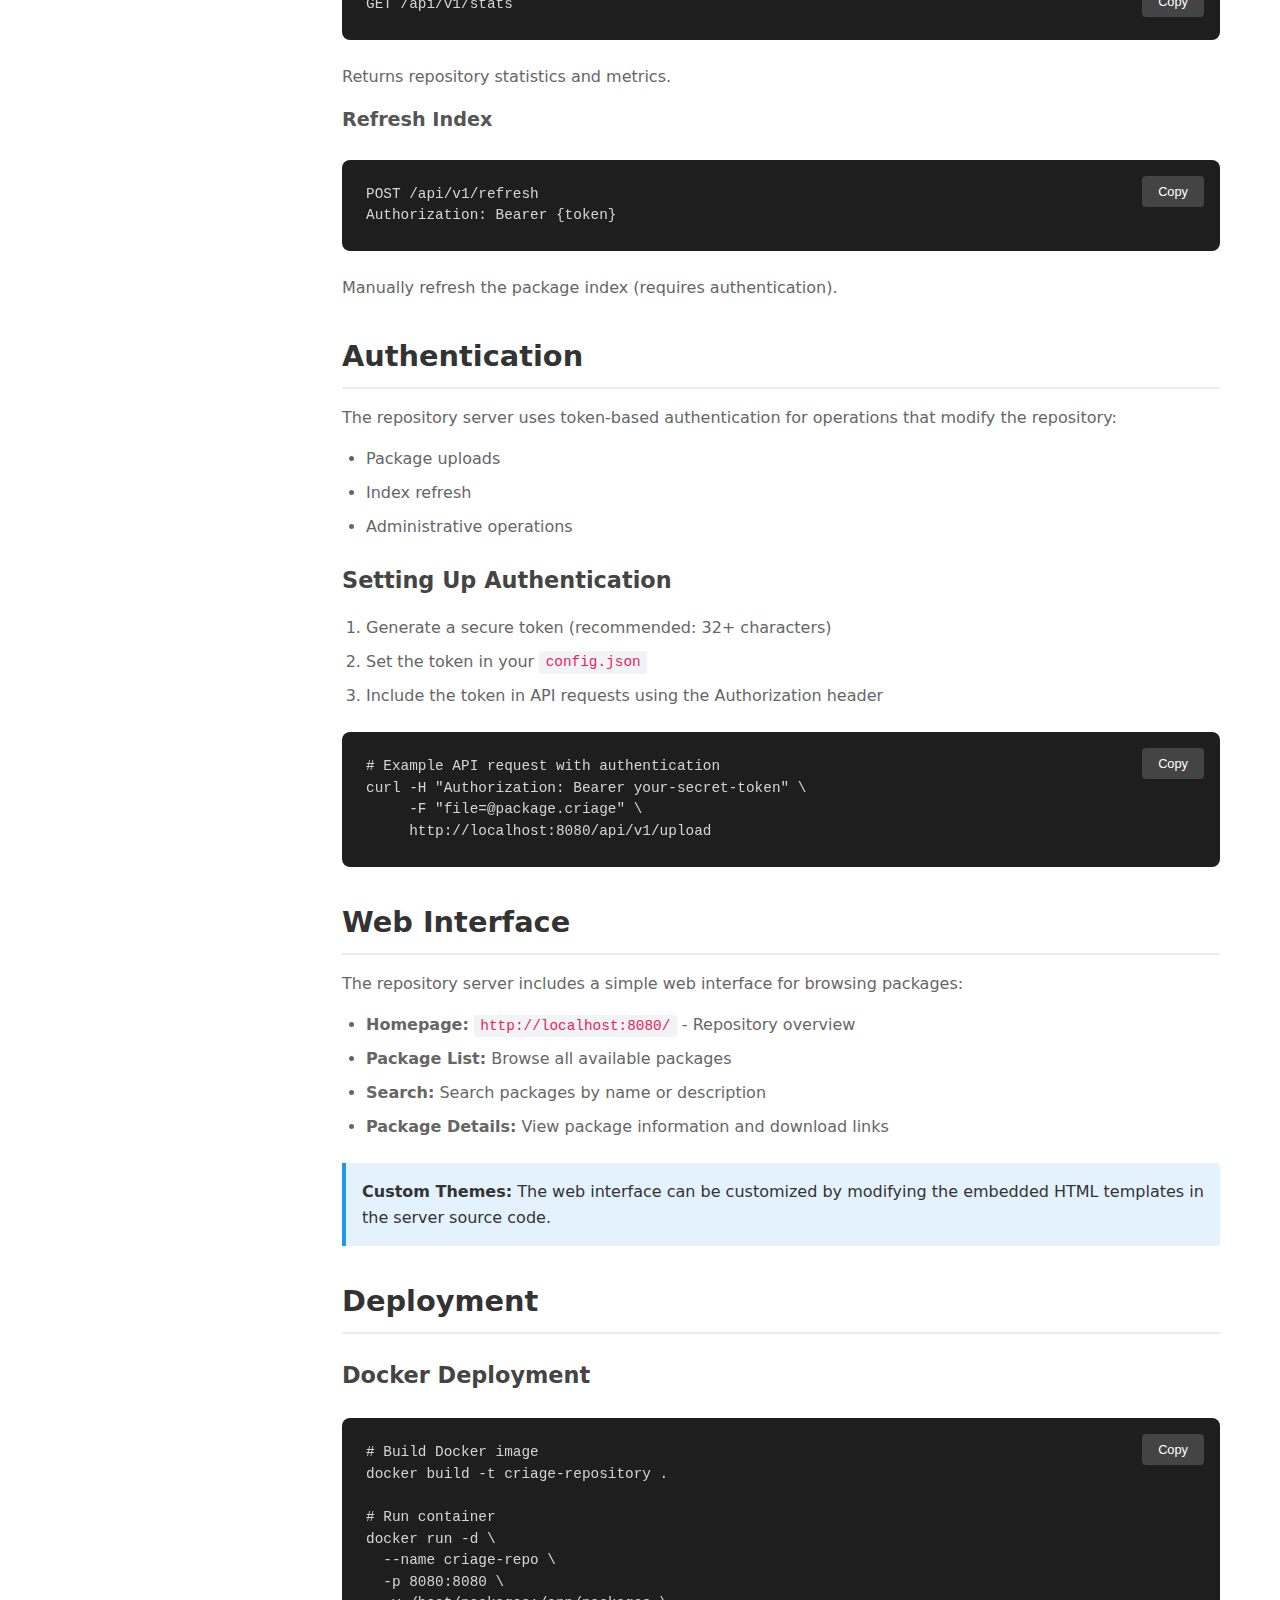
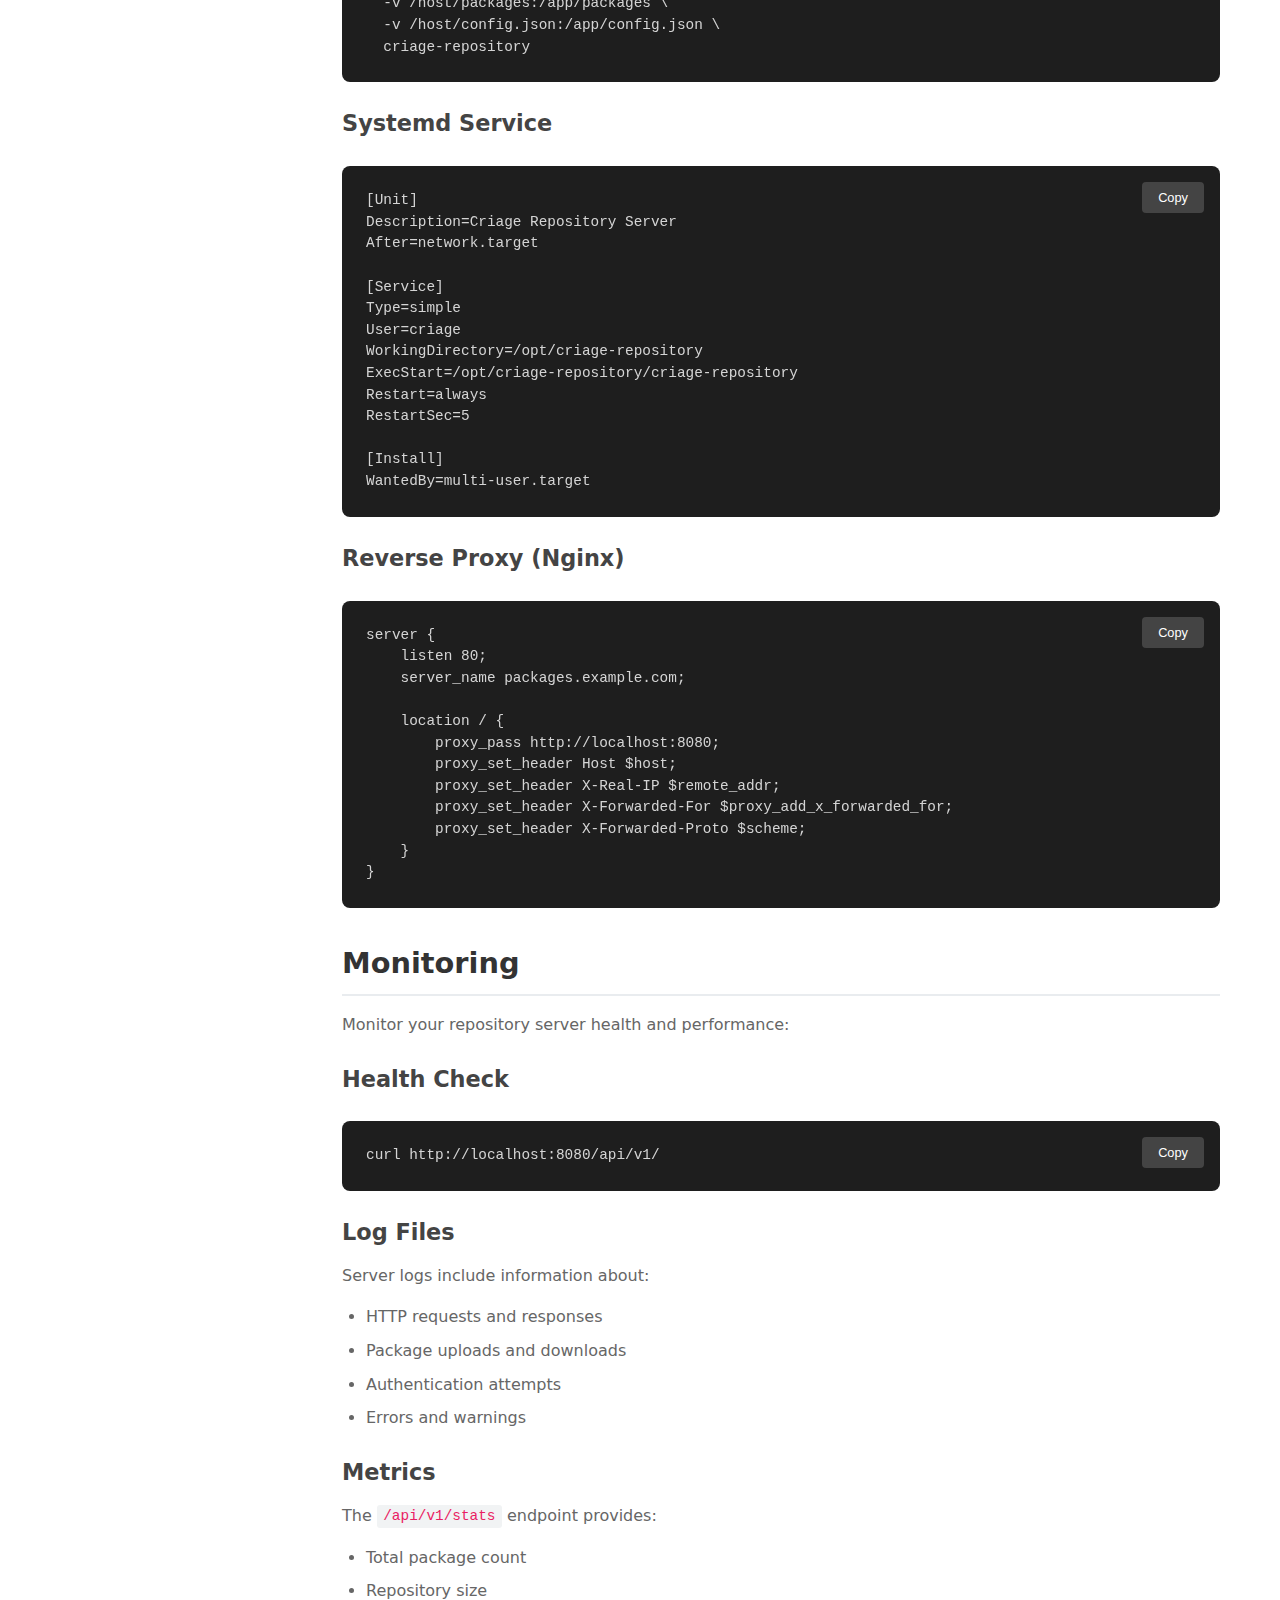
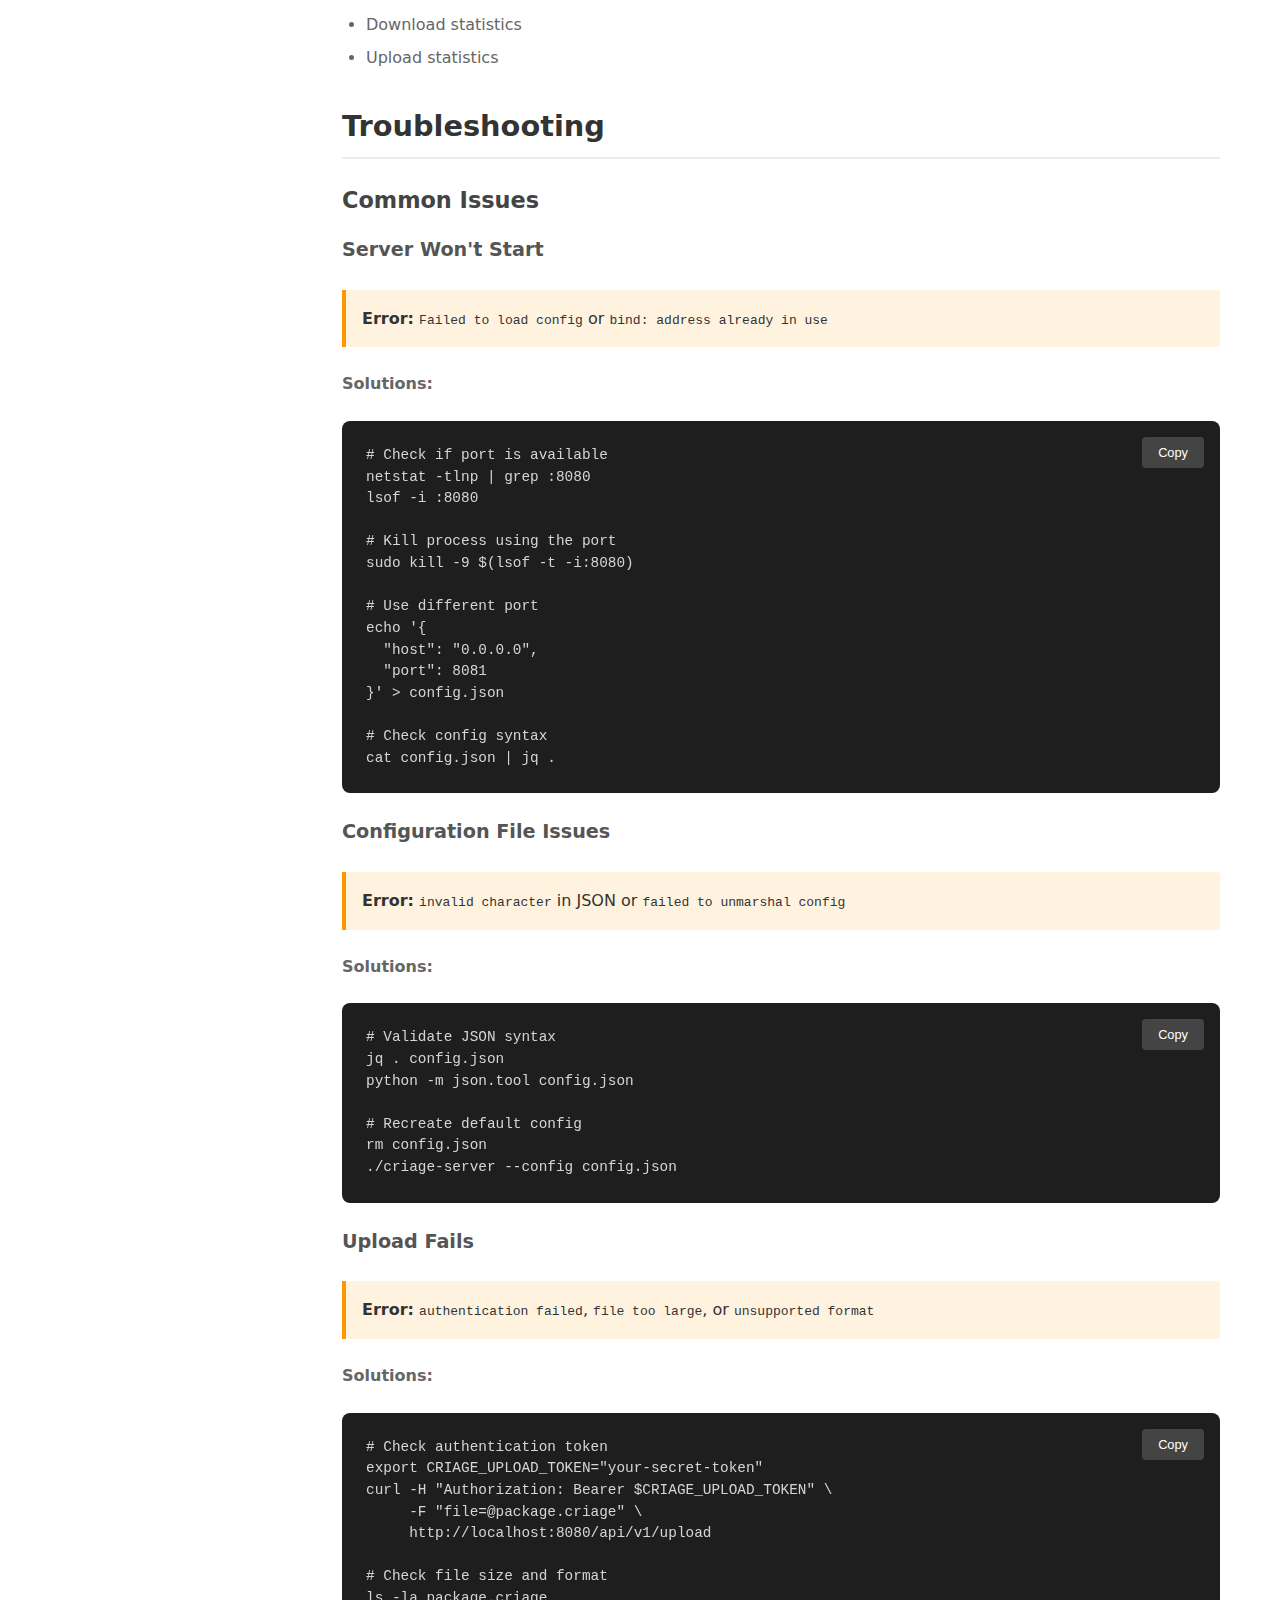
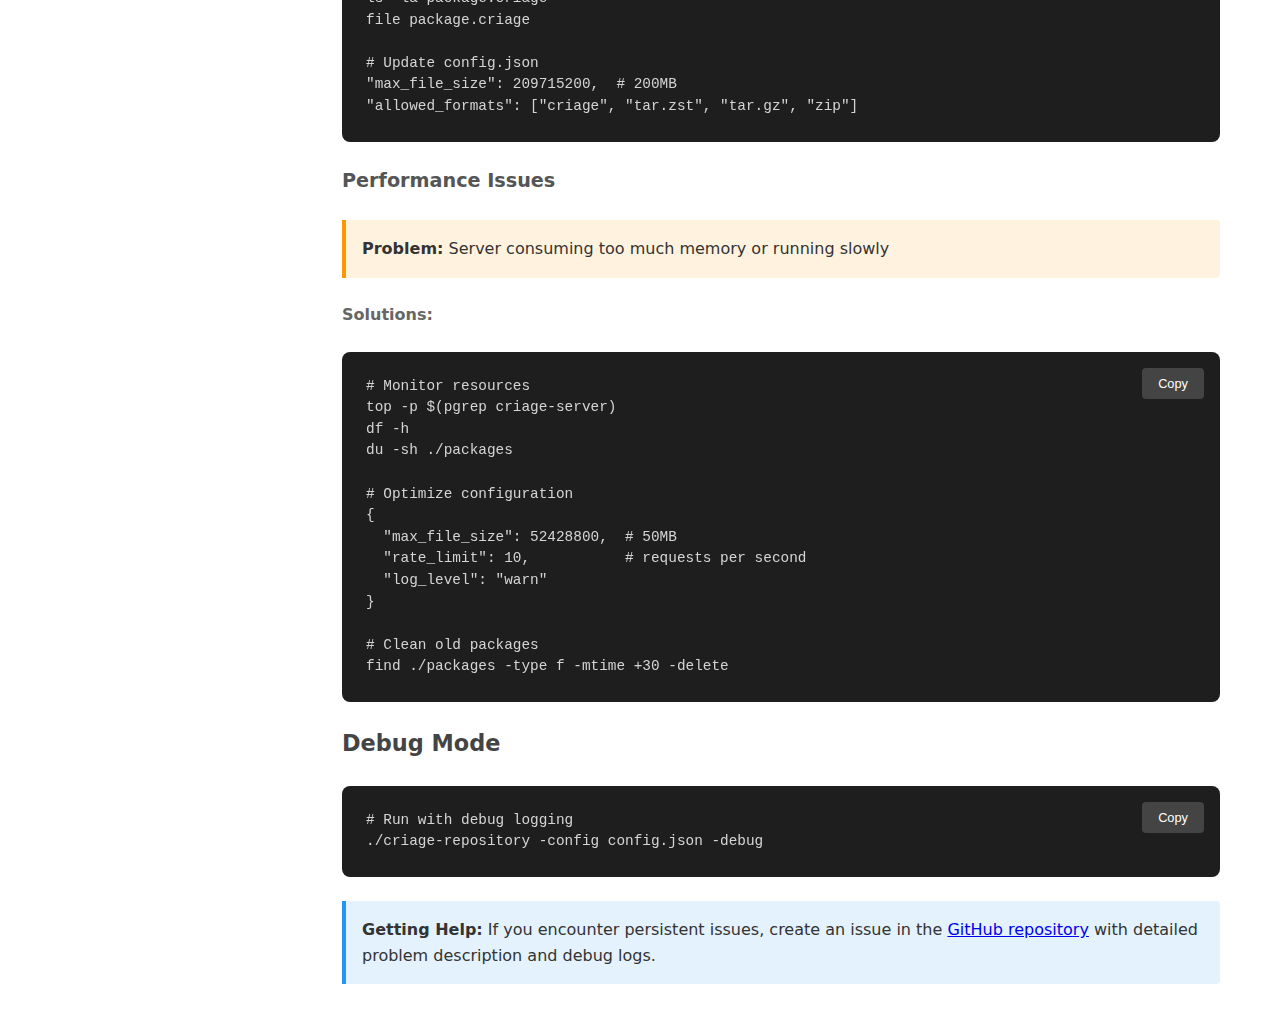
<file: docs/repository-server.html>
<!DOCTYPE html>
<html lang="en">

<head>
    <meta charset="UTF-8">
    <meta name="viewport" content="width=device-width, initial-scale=1.0">
    <title>Repository Server - Criage</title>
    <meta name="description" content="Criage Repository Server - setup, configuration, and API documentation for managing package repositories">
    
    <!-- SEO Meta Tags -->
    <meta name="keywords" content="criage, repository server, package management, REST API, Go, package storage">
    <meta name="author" content="Criage Team">
    <meta name="robots" content="index, follow">
    
    <!-- Open Graph Meta Tags -->
    <meta property="og:title" content="Repository Server - Criage">
    <meta property="og:description" content="Setup and manage Criage package repositories with REST API">
    <meta property="og:type" content="website">
    <meta property="og:url" content="https://criage.ru/docs/repository-server.html">
    <meta property="og:image" content="https://criage.ru/docs/logo.png">
    
    <!-- Twitter Card Meta Tags -->
    <meta name="twitter:card" content="summary_large_image">
    <meta name="twitter:title" content="Repository Server - Criage">
    <meta name="twitter:description" content="Setup and manage Criage package repositories with REST API">
    <meta name="twitter:image" content="https://criage.ru/docs/logo.png">
    
    <!-- Favicon -->
    <link rel="icon" type="image/png" href="logo.png">
    <link rel="stylesheet" href="navigation-styles.css">
    <link rel="stylesheet" href="navigation-improvements.css">
    
    <style>
        * {
            margin: 0;
            padding: 0;
            box-sizing: border-box;
        }

        body {
            font-family: 'Inter', 'Segoe UI', system-ui, -apple-system, sans-serif;
            line-height: 1.6;
            color: #333;
            background: #fff;
        }

        .container {
            max-width: 1200px;
            margin: 0 auto;
            padding: 0 20px;
        }

        /* Header */
        header {
            background: #fff;
            box-shadow: 0 2px 10px rgba(0, 0, 0, 0.1);
            position: sticky;
            top: 0;
            z-index: 1000;
        }

        nav {
            display: flex;
            justify-content: space-between;
            align-items: center;
            padding: 1rem 0;
        }

        .logo {
            display: flex;
            align-items: center;
            gap: 0.5rem;
            text-decoration: none;
            color: #333;
            font-weight: 600;
            font-size: 1.2rem;
        }

        .logo img {
            width: 32px;
            height: 32px;
        }

        .nav-content {
            display: flex;
            align-items: center;
            gap: 2rem;
        }

        .nav-links {
            display: flex;
            list-style: none;
            gap: 2rem;
        }

        .nav-links a {
            text-decoration: none;
            color: #666;
            font-weight: 500;
            transition: color 0.3s;
        }

        .nav-links a:hover {
            color: #0066cc;
        }

        .language-switcher {
            display: flex;
            gap: 0.5rem;
        }

        .lang-btn {
            padding: 0.25rem 0.5rem;
            text-decoration: none;
            color: #666;
            border: 1px solid #ddd;
            border-radius: 4px;
            font-size: 0.875rem;
            transition: all 0.3s;
        }

        .lang-btn.active {
            background: #0066cc;
            color: white;
            border-color: #0066cc;
        }

        /* Main Layout */
        .docs-layout {
            display: grid;
            grid-template-columns: 250px 1fr;
            gap: 2rem;
            margin: 2rem 0;
        }

        /* Sidebar */
        .sidebar {
            background: #f8f9fa;
            padding: 1.5rem;
            border-radius: 8px;
            height: fit-content;
            position: sticky;
            top: 100px;
        }

        .sidebar h3 {
            margin-bottom: 1rem;
            color: #333;
            font-size: 1.1rem;
        }

        .sidebar-nav {
            list-style: none;
        }

        .sidebar-nav li {
            margin-bottom: 0.5rem;
        }

        .sidebar-nav a {
            text-decoration: none;
            color: #666;
            padding: 0.5rem 0;
            display: block;
            transition: color 0.3s;
            font-size: 0.9rem;
        }

        .sidebar-nav a:hover,
        .sidebar-nav a.active {
            color: #0066cc;
            font-weight: 500;
        }

        /* Content */
        .docs-content {
            max-width: none;
        }

        .docs-content h1 {
            font-size: 2.5rem;
            margin-bottom: 1rem;
            color: #333;
        }

        .docs-content h2 {
            font-size: 1.8rem;
            margin: 2rem 0 1rem 0;
            color: #333;
            border-bottom: 2px solid #e9ecef;
            padding-bottom: 0.5rem;
        }

        .docs-content h3 {
            font-size: 1.4rem;
            margin: 1.5rem 0 0.75rem 0;
            color: #444;
        }

        .docs-content h4 {
            font-size: 1.2rem;
            margin: 1rem 0 0.5rem 0;
            color: #555;
        }

        .docs-content p {
            margin-bottom: 1rem;
            color: #666;
        }

        .docs-content ul, .docs-content ol {
            margin: 1rem 0;
            padding-left: 1.5rem;
        }

        .docs-content li {
            margin-bottom: 0.5rem;
            color: #666;
        }

        /* Code Blocks */
        .code-block {
            position: relative;
            margin: 1.5rem 0;
        }

        .code-block pre {
            background: #1e1e1e;
            color: #d4d4d4;
            padding: 1.5rem;
            border-radius: 8px;
            overflow-x: auto;
            font-family: 'JetBrains Mono', 'Fira Code', monospace;
            font-size: 0.9rem;
            line-height: 1.5;
        }

        .copy-btn {
            position: absolute;
            top: 1rem;
            right: 1rem;
            background: #444;
            color: white;
            border: none;
            padding: 0.5rem 1rem;
            border-radius: 4px;
            cursor: pointer;
            font-size: 0.8rem;
            transition: background 0.3s;
        }

        .copy-btn:hover {
            background: #555;
        }

        .inline-code {
            background: #f1f3f4;
            padding: 0.2rem 0.4rem;
            border-radius: 3px;
            font-family: 'JetBrains Mono', monospace;
            font-size: 0.9em;
            color: #e91e63;
        }

        /* Tables */
        table {
            width: 100%;
            border-collapse: collapse;
            margin: 1.5rem 0;
            background: white;
            box-shadow: 0 1px 3px rgba(0, 0, 0, 0.1);
            border-radius: 8px;
            overflow: hidden;
        }

        th, td {
            padding: 1rem;
            text-align: left;
            border-bottom: 1px solid #e9ecef;
        }

        th {
            background: #f8f9fa;
            font-weight: 600;
            color: #495057;
        }

        tr:hover {
            background: #f8f9fa;
        }

        /* Notes and Alerts */
        .note {
            background: #e3f2fd;
            border-left: 4px solid #2196f3;
            padding: 1rem;
            margin: 1.5rem 0;
            border-radius: 0 4px 4px 0;
        }

        .warning {
            background: #fff3e0;
            border-left: 4px solid #ff9800;
            padding: 1rem;
            margin: 1.5rem 0;
            border-radius: 0 4px 4px 0;
        }

        .success {
            background: #e8f5e9;
            border-left: 4px solid #4caf50;
            padding: 1rem;
            margin: 1.5rem 0;
            border-radius: 0 4px 4px 0;
        }

        /* Feature Grid */
        .feature-grid {
            display: grid;
            grid-template-columns: repeat(auto-fit, minmax(250px, 1fr));
            gap: 1.5rem;
            margin: 2rem 0;
        }

        .feature-card {
            background: #f8f9fa;
            padding: 1.5rem;
            border-radius: 8px;
            text-align: center;
        }

        .feature-card h4 {
            color: #0066cc;
            margin-bottom: 0.5rem;
        }

        /* Responsive */
        @media (max-width: 768px) {
            .docs-layout {
                grid-template-columns: 1fr;
            }

            .sidebar {
                position: static;
                order: 2;
            }

            .nav-content {
                flex-direction: column;
                gap: 1rem;
            }

            .nav-links {
                flex-wrap: wrap;
                gap: 1rem;
            }
        }

        /* Syntax highlighting for JSON */
        .json-key { color: #0451a5; }
        .json-string { color: #0a6b29; }
        .json-number { color: #0f6b3d; }
        .json-boolean { color: #0f6b3d; }
    </style>
</head>

<body>
    <!-- Header -->
    <header>
        <nav class="container">
            <a href="index.html" class="logo">
                <img src="logo.png" alt="Criage Logo">
                <span class="logo-text">Criage</span>
            </a>
            <div class="nav-content">
                <ul class="nav-links">
                    <!-- Navigation links will be populated by navigation.js -->
                </ul>
                <div class="language-switcher">
                    <!-- Language switcher will be populated by navigation.js -->
                </div>
                <button class="mobile-menu-toggle" onclick="toggleMobileMenu()">
                    <svg viewBox="0 0 24 24" fill="none" stroke="currentColor">
                        <line x1="3" y1="6" x2="21" y2="6"></line>
                        <line x1="3" y1="12" x2="21" y2="12"></line>
                        <line x1="3" y1="18" x2="21" y2="18"></line>
                    </svg>
                </button>
            </div>
            <div class="mobile-nav" id="mobileNav">
                <ul class="nav-links">
                    <!-- Mobile navigation will be populated by navigation.js -->
                </ul>
            </div>
        </nav>
    </header>

    <!-- Main Content -->
    <div class="container">
        <div class="docs-layout">
            <!-- Sidebar -->
            <aside class="sidebar">
                <h3>Table of Contents</h3>
                <ul class="sidebar-nav">
                    <li><a href="#overview" class="active">Overview</a></li>
                    <li><a href="#features">Features</a></li>
                    <li><a href="#installation">Installation</a></li>
                    <li><a href="#configuration">Configuration</a></li>
                    <li><a href="#api-endpoints">API Endpoints</a></li>
                    <li><a href="#authentication">Authentication</a></li>
                    <li><a href="#web-interface">Web Interface</a></li>
                    <li><a href="#deployment">Deployment</a></li>
                    <li><a href="#monitoring">Monitoring</a></li>
                    <li><a href="#troubleshooting">Troubleshooting</a></li>
                </ul>
            </aside>

            <!-- Content -->
            <main class="docs-content">
                <h1>Criage Repository Server</h1>
                <p>Complete guide for setting up and managing Criage package repository servers.</p>

                <section id="overview">
                    <h2>Overview</h2>
                    <p>The Criage Repository Server is a lightweight, high-performance HTTP server designed to store and manage package repositories. It provides a REST API for package operations and a simple web interface for browsing packages.</p>
                    
                    <div class="note">
                        <strong>Key Benefits:</strong> Self-hosted package management, full control over your packages, easy integration with CI/CD pipelines, and support for multiple archive formats.
                    </div>
                </section>

                <section id="features">
                    <h2>Features</h2>
                    <div class="feature-grid">
                        <div class="feature-card">
                            <h4>📦 Package Storage</h4>
                            <p>Automatic indexing and organization of uploaded packages</p>
                        </div>
                        <div class="feature-card">
                            <h4>🔍 Package Search</h4>
                            <p>Fast search by name, description, author, and tags</p>
                        </div>
                        <div class="feature-card">
                            <h4>📊 Statistics</h4>
                            <p>Download tracking and package popularity metrics</p>
                        </div>
                        <div class="feature-card">
                            <h4>🌐 REST API</h4>
                            <p>Full-featured API for all package operations</p>
                        </div>
                        <div class="feature-card">
                            <h4>🚀 Web Interface</h4>
                            <p>Simple web UI for browsing and managing packages</p>
                        </div>
                        <div class="feature-card">
                            <h4>🔒 Security</h4>
                            <p>Token-based authentication for uploads</p>
                        </div>
                    </div>
                </section>

                <section id="installation">
                    <h2>Installation</h2>

                    <h3>Requirements</h3>
                    <ul>
                        <li>Go 1.24.4 or higher</li>
                        <li>Git</li>
                        <li>Minimum 512MB RAM</li>
                        <li>Storage space for packages</li>
                    </ul>

                    <h3>Build from Source</h3>
                    <div class="code-block">
                        <button class="copy-btn" onclick="copyToClipboard(this)">Copy</button>
                        <pre># Clone repository
git clone https://github.com/criage-oss/criage-server.git
cd criage-server

# Install dependencies
go mod tidy

# Build server
go build -o criage-repository

# Run with default configuration
./criage-repository

# Or specify configuration file
./criage-repository -config /path/to/config.json</pre>
                    </div>

                    <div class="success">
                        <strong>Server Started:</strong> Your repository server will be available at <code class="inline-code">http://localhost:8080</code>
                    </div>
                </section>

                <section id="configuration">
                    <h2>Configuration</h2>
                    <p>On first run, a configuration file <code class="inline-code">config.json</code> is automatically created with default settings:</p>

                    <div class="code-block">
                        <button class="copy-btn" onclick="copyToClipboard(this)">Copy</button>
                        <pre>{
  <span class="json-key">"port"</span>: <span class="json-number">8080</span>,
  <span class="json-key">"storagePath"</span>: <span class="json-string">"./packages"</span>,
  <span class="json-key">"indexPath"</span>: <span class="json-string">"./index.json"</span>,
  <span class="json-key">"maxFileSize"</span>: <span class="json-number">104857600</span>,
  <span class="json-key">"allowedFormats"</span>: [
    <span class="json-string">"criage"</span>,
    <span class="json-string">"tar.zst"</span>,
    <span class="json-string">"tar.lz4"</span>,
    <span class="json-string">"tar.xz"</span>,
    <span class="json-string">"tar.gz"</span>,
    <span class="json-string">"zip"</span>
  ],
  <span class="json-key">"authEnabled"</span>: <span class="json-boolean">false</span>,
  <span class="json-key">"logLevel"</span>: <span class="json-string">"info"</span>,
  <span class="json-key">"CORSEnabled"</span>: <span class="json-boolean">true</span>,
  <span class="json-key">"CORSOrigins"</span>: [<span class="json-string">"*"</span>]
}</pre>
                    </div>

                    <h3>Configuration Parameters</h3>
                    <table>
                        <tr>
                            <th>Parameter</th>
                            <th>Type</th>
                            <th>Default</th>
                            <th>Description</th>
                        </tr>
                        <tr>
                            <td><code class="inline-code">port</code></td>
                            <td>integer</td>
                            <td>8080</td>
                            <td>HTTP server port</td>
                        </tr>
                        <tr>
                            <td><code class="inline-code">storagePath</code></td>
                            <td>string</td>
                            <td>./packages</td>
                            <td>Directory for storing packages</td>
                        </tr>
                        <tr>
                            <td><code class="inline-code">indexPath</code></td>
                            <td>string</td>
                            <td>./index.json</td>
                            <td>Package index file location</td>
                        </tr>
                        <tr>
                            <td><code class="inline-code">authEnabled</code></td>
                            <td>boolean</td>
                            <td>false</td>
                            <td>Enable Bearer token check (token is read from server env <code class="inline-code">CRIAGE_UPLOAD_TOKEN</code>)</td>
                        </tr>
                        <tr>
                            <td><code class="inline-code">maxFileSize</code></td>
                            <td>integer</td>
                            <td>104857600</td>
                            <td>Maximum upload size (bytes)</td>
                        </tr>
                        <tr>
                            <td><code class="inline-code">allowedFormats</code></td>
                            <td>array</td>
                            <td>See above</td>
                            <td>Supported archive formats</td>
                        </tr>
                        <tr>
                            <td><code class="inline-code">CORSEnabled</code></td>
                            <td>boolean</td>
                            <td>true</td>
                            <td>Enable CORS headers</td>
                        </tr>
                        <tr>
                            <td><code class="inline-code">logLevel</code></td>
                            <td>string</td>
                            <td>info</td>
                            <td>Logging level (debug, info, warn, error)</td>
                        </tr>
                    </table>

                    <div class="warning">
                        <strong>Security Note:</strong> For protected operations enable <code class="inline-code">authEnabled</code> and set <code class="inline-code">CRIAGE_UPLOAD_TOKEN</code> in the server environment.
                    </div>
                </section>

                <section id="api-endpoints">
                    <h2>API Endpoints</h2>

                    <h3>Repository Information</h3>
                    <div class="code-block">
                        <button class="copy-btn" onclick="copyToClipboard(this)">Copy</button>
                        <pre>GET /api/v1/</pre>
                    </div>
                    <p>Returns repository information, package count, and supported formats.</p>

                    <h3>Package Management</h3>
                    
                    <h4>List Packages</h4>
                    <div class="code-block">
                        <button class="copy-btn" onclick="copyToClipboard(this)">Copy</button>
                        <pre>GET /api/v1/packages?page=1&limit=20</pre>
                    </div>
                    <p>Returns paginated list of all packages.</p>

                    <h4>Package Information</h4>
                    <div class="code-block">
                        <button class="copy-btn" onclick="copyToClipboard(this)">Copy</button>
                        <pre>GET /api/v1/packages/{name}</pre>
                    </div>
                    <p>Returns detailed information about a specific package.</p>

                    <h4>Version Information</h4>
                    <div class="code-block">
                        <button class="copy-btn" onclick="copyToClipboard(this)">Copy</button>
                        <pre>GET /api/v1/packages/{name}/{version}</pre>
                    </div>
                    <p>Returns information about a specific package version.</p>

                    <h4>Search Packages</h4>
                    <div class="code-block">
                        <button class="copy-btn" onclick="copyToClipboard(this)">Copy</button>
                        <pre>GET /api/v1/search?q=query&page=1&limit=20</pre>
                    </div>
                    <p>Search packages by name, description, author, or tags.</p>

                    <h4>Download Package</h4>
                    <div class="code-block">
                        <button class="copy-btn" onclick="copyToClipboard(this)">Copy</button>
                        <pre>GET /api/v1/download/{name}/{version}/{file}</pre>
                    </div>
                    <p>Download a specific package file.</p>

                    <h4>Upload Package</h4>
                    <div class="code-block">
                        <button class="copy-btn" onclick="copyToClipboard(this)">Copy</button>
                        <pre>POST /api/v1/upload
Authorization: Bearer {token}
Content-Type: multipart/form-data</pre>
                    </div>
                    <p>Upload a new package (requires authentication).</p>

                    <h4>Repository Statistics</h4>
                    <div class="code-block">
                        <button class="copy-btn" onclick="copyToClipboard(this)">Copy</button>
                        <pre>GET /api/v1/stats</pre>
                    </div>
                    <p>Returns repository statistics and metrics.</p>

                    <h4>Refresh Index</h4>
                    <div class="code-block">
                        <button class="copy-btn" onclick="copyToClipboard(this)">Copy</button>
                        <pre>POST /api/v1/refresh
Authorization: Bearer {token}</pre>
                    </div>
                    <p>Manually refresh the package index (requires authentication).</p>
                </section>

                <section id="authentication">
                    <h2>Authentication</h2>
                    <p>The repository server uses token-based authentication for operations that modify the repository:</p>

                    <ul>
                        <li>Package uploads</li>
                        <li>Index refresh</li>
                        <li>Administrative operations</li>
                    </ul>

                    <h3>Setting Up Authentication</h3>
                    <ol>
                        <li>Generate a secure token (recommended: 32+ characters)</li>
                        <li>Set the token in your <code class="inline-code">config.json</code></li>
                        <li>Include the token in API requests using the Authorization header</li>
                    </ol>

                    <div class="code-block">
                        <button class="copy-btn" onclick="copyToClipboard(this)">Copy</button>
                        <pre># Example API request with authentication
curl -H "Authorization: Bearer your-secret-token" \
     -F "file=@package.criage" \
     http://localhost:8080/api/v1/upload</pre>
                    </div>
                </section>

                <section id="web-interface">
                    <h2>Web Interface</h2>
                    <p>The repository server includes a simple web interface for browsing packages:</p>

                    <ul>
                        <li><strong>Homepage:</strong> <code class="inline-code">http://localhost:8080/</code> - Repository overview</li>
                        <li><strong>Package List:</strong> Browse all available packages</li>
                        <li><strong>Search:</strong> Search packages by name or description</li>
                        <li><strong>Package Details:</strong> View package information and download links</li>
                    </ul>

                    <div class="note">
                        <strong>Custom Themes:</strong> The web interface can be customized by modifying the embedded HTML templates in the server source code.
                    </div>
                </section>

                <section id="deployment">
                    <h2>Deployment</h2>

                    <h3>Docker Deployment</h3>
                    <div class="code-block">
                        <button class="copy-btn" onclick="copyToClipboard(this)">Copy</button>
                        <pre># Build Docker image
docker build -t criage-repository .

# Run container
docker run -d \
  --name criage-repo \
  -p 8080:8080 \
  -v /host/packages:/app/packages \
  -v /host/config.json:/app/config.json \
  criage-repository</pre>
                    </div>

                    <h3>Systemd Service</h3>
                    <div class="code-block">
                        <button class="copy-btn" onclick="copyToClipboard(this)">Copy</button>
                        <pre>[Unit]
Description=Criage Repository Server
After=network.target

[Service]
Type=simple
User=criage
WorkingDirectory=/opt/criage-repository
ExecStart=/opt/criage-repository/criage-repository
Restart=always
RestartSec=5

[Install]
WantedBy=multi-user.target</pre>
                    </div>

                    <h3>Reverse Proxy (Nginx)</h3>
                    <div class="code-block">
                        <button class="copy-btn" onclick="copyToClipboard(this)">Copy</button>
                        <pre>server {
    listen 80;
    server_name packages.example.com;
    
    location / {
        proxy_pass http://localhost:8080;
        proxy_set_header Host $host;
        proxy_set_header X-Real-IP $remote_addr;
        proxy_set_header X-Forwarded-For $proxy_add_x_forwarded_for;
        proxy_set_header X-Forwarded-Proto $scheme;
    }
}</pre>
                    </div>
                </section>

                <section id="monitoring">
                    <h2>Monitoring</h2>
                    <p>Monitor your repository server health and performance:</p>

                    <h3>Health Check</h3>
                    <div class="code-block">
                        <button class="copy-btn" onclick="copyToClipboard(this)">Copy</button>
                        <pre>curl http://localhost:8080/api/v1/</pre>
                    </div>

                    <h3>Log Files</h3>
                    <p>Server logs include information about:</p>
                    <ul>
                        <li>HTTP requests and responses</li>
                        <li>Package uploads and downloads</li>
                        <li>Authentication attempts</li>
                        <li>Errors and warnings</li>
                    </ul>

                    <h3>Metrics</h3>
                    <p>The <code class="inline-code">/api/v1/stats</code> endpoint provides:</p>
                    <ul>
                        <li>Total package count</li>
                        <li>Repository size</li>
                        <li>Download statistics</li>
                        <li>Upload statistics</li>
                    </ul>
                </section>

                <section id="troubleshooting">
                    <h2>Troubleshooting</h2>

                    <h3>Common Issues</h3>

                    <h4>Server Won't Start</h4>
                    <div class="warning">
                        <strong>Error:</strong> <code>Failed to load config</code> or <code>bind: address already in use</code>
                    </div>
                    <p><strong>Solutions:</strong></p>
                    <div class="code-block">
                        <button class="copy-btn" onclick="copyToClipboard(this)">Copy</button>
                        <pre># Check if port is available
netstat -tlnp | grep :8080
lsof -i :8080

# Kill process using the port
sudo kill -9 $(lsof -t -i:8080)

# Use different port
echo '{
  "host": "0.0.0.0",
  "port": 8081
}' > config.json

# Check config syntax
cat config.json | jq .</pre>
                    </div>

                    <h4>Configuration File Issues</h4>
                    <div class="warning">
                        <strong>Error:</strong> <code>invalid character</code> in JSON or <code>failed to unmarshal config</code>
                    </div>
                    <p><strong>Solutions:</strong></p>
                    <div class="code-block">
                        <button class="copy-btn" onclick="copyToClipboard(this)">Copy</button>
                        <pre># Validate JSON syntax
jq . config.json
python -m json.tool config.json

# Recreate default config
rm config.json
./criage-server --config config.json</pre>
                    </div>

                    <h4>Upload Fails</h4>
                    <div class="warning">
                        <strong>Error:</strong> <code>authentication failed</code>, <code>file too large</code>, or <code>unsupported format</code>
                    </div>
                    <p><strong>Solutions:</strong></p>
                    <div class="code-block">
                        <button class="copy-btn" onclick="copyToClipboard(this)">Copy</button>
                        <pre># Check authentication token
export CRIAGE_UPLOAD_TOKEN="your-secret-token"
curl -H "Authorization: Bearer $CRIAGE_UPLOAD_TOKEN" \
     -F "file=@package.criage" \
     http://localhost:8080/api/v1/upload

# Check file size and format
ls -la package.criage
file package.criage

# Update config.json
"max_file_size": 209715200,  # 200MB
"allowed_formats": ["criage", "tar.zst", "tar.gz", "zip"]</pre>
                    </div>

                    <h4>Performance Issues</h4>
                    <div class="warning">
                        <strong>Problem:</strong> Server consuming too much memory or running slowly
                    </div>
                    <p><strong>Solutions:</strong></p>
                    <div class="code-block">
                        <button class="copy-btn" onclick="copyToClipboard(this)">Copy</button>
                        <pre># Monitor resources
top -p $(pgrep criage-server)
df -h
du -sh ./packages

# Optimize configuration
{
  "max_file_size": 52428800,  # 50MB
  "rate_limit": 10,           # requests per second
  "log_level": "warn"
}

# Clean old packages
find ./packages -type f -mtime +30 -delete</pre>
                    </div>

                    <h3>Debug Mode</h3>
                    <div class="code-block">
                        <button class="copy-btn" onclick="copyToClipboard(this)">Copy</button>
                        <pre># Run with debug logging
./criage-repository -config config.json -debug</pre>
                    </div>

                    <div class="note">
                        <strong>Getting Help:</strong> If you encounter persistent issues, create an issue in the <a
                            href="https://github.com/criage-oss/criage-server/issues" target="_blank">GitHub repository</a> with
                        detailed problem description and debug logs.
                    </div>
                </section>
            </main>
        </div>
    </div>

    <script>
        function copyToClipboard(button) {
            const code = button.nextElementSibling.textContent;
            navigator.clipboard.writeText(code).then(() => {
                const originalText = button.textContent;
                button.textContent = 'Copied!';
                button.style.background = '#4caf50';
                setTimeout(() => {
                    button.textContent = originalText;
                    button.style.background = '#444';
                }, 2000);
            });
        }

        // Sidebar navigation
        document.addEventListener('DOMContentLoaded', function () {
            const sections = document.querySelectorAll('section[id]');
            const navLinks = document.querySelectorAll('.sidebar-nav a');

            function updateActiveLink() {
                let current = '';
                sections.forEach(section => {
                    const sectionTop = section.offsetTop;
                    const sectionHeight = section.clientHeight;
                    if (pageYOffset >= sectionTop - 200) {
                        current = section.getAttribute('id');
                    }
                });

                navLinks.forEach(link => {
                    link.classList.remove('active');
                    if (link.getAttribute('href') === '#' + current) {
                        link.classList.add('active');
                    }
                });
            }

            window.addEventListener('scroll', updateActiveLink);
        });
    </script>
    
    <!-- Централизованная навигация -->
    <!-- Основная навигация -->
    <script src="navigation.js" async onerror="console.log('Navigation.js failed to load, using simple navigation')"></script>
    
    <!-- Упрощенная навигация как fallback -->
    <script src="simple-navigation.js"></script>
</body>

</html>
</file>
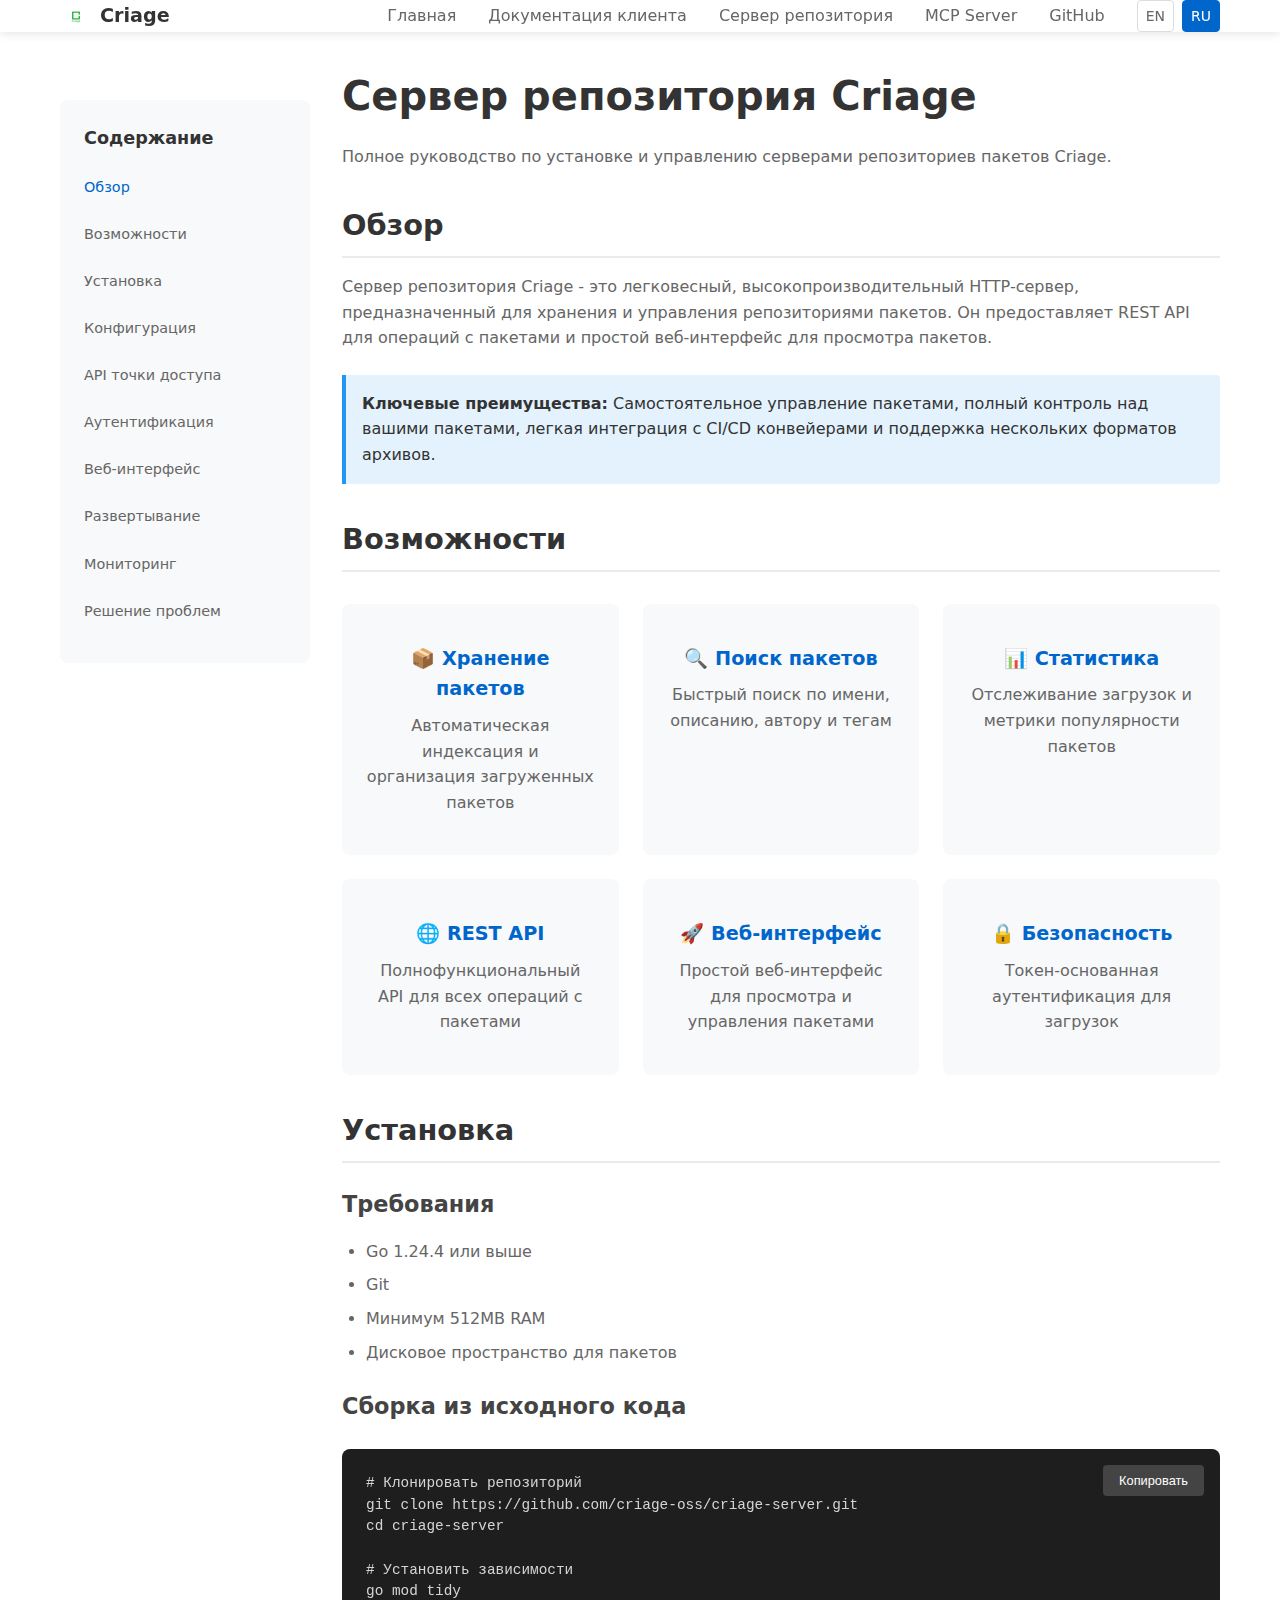
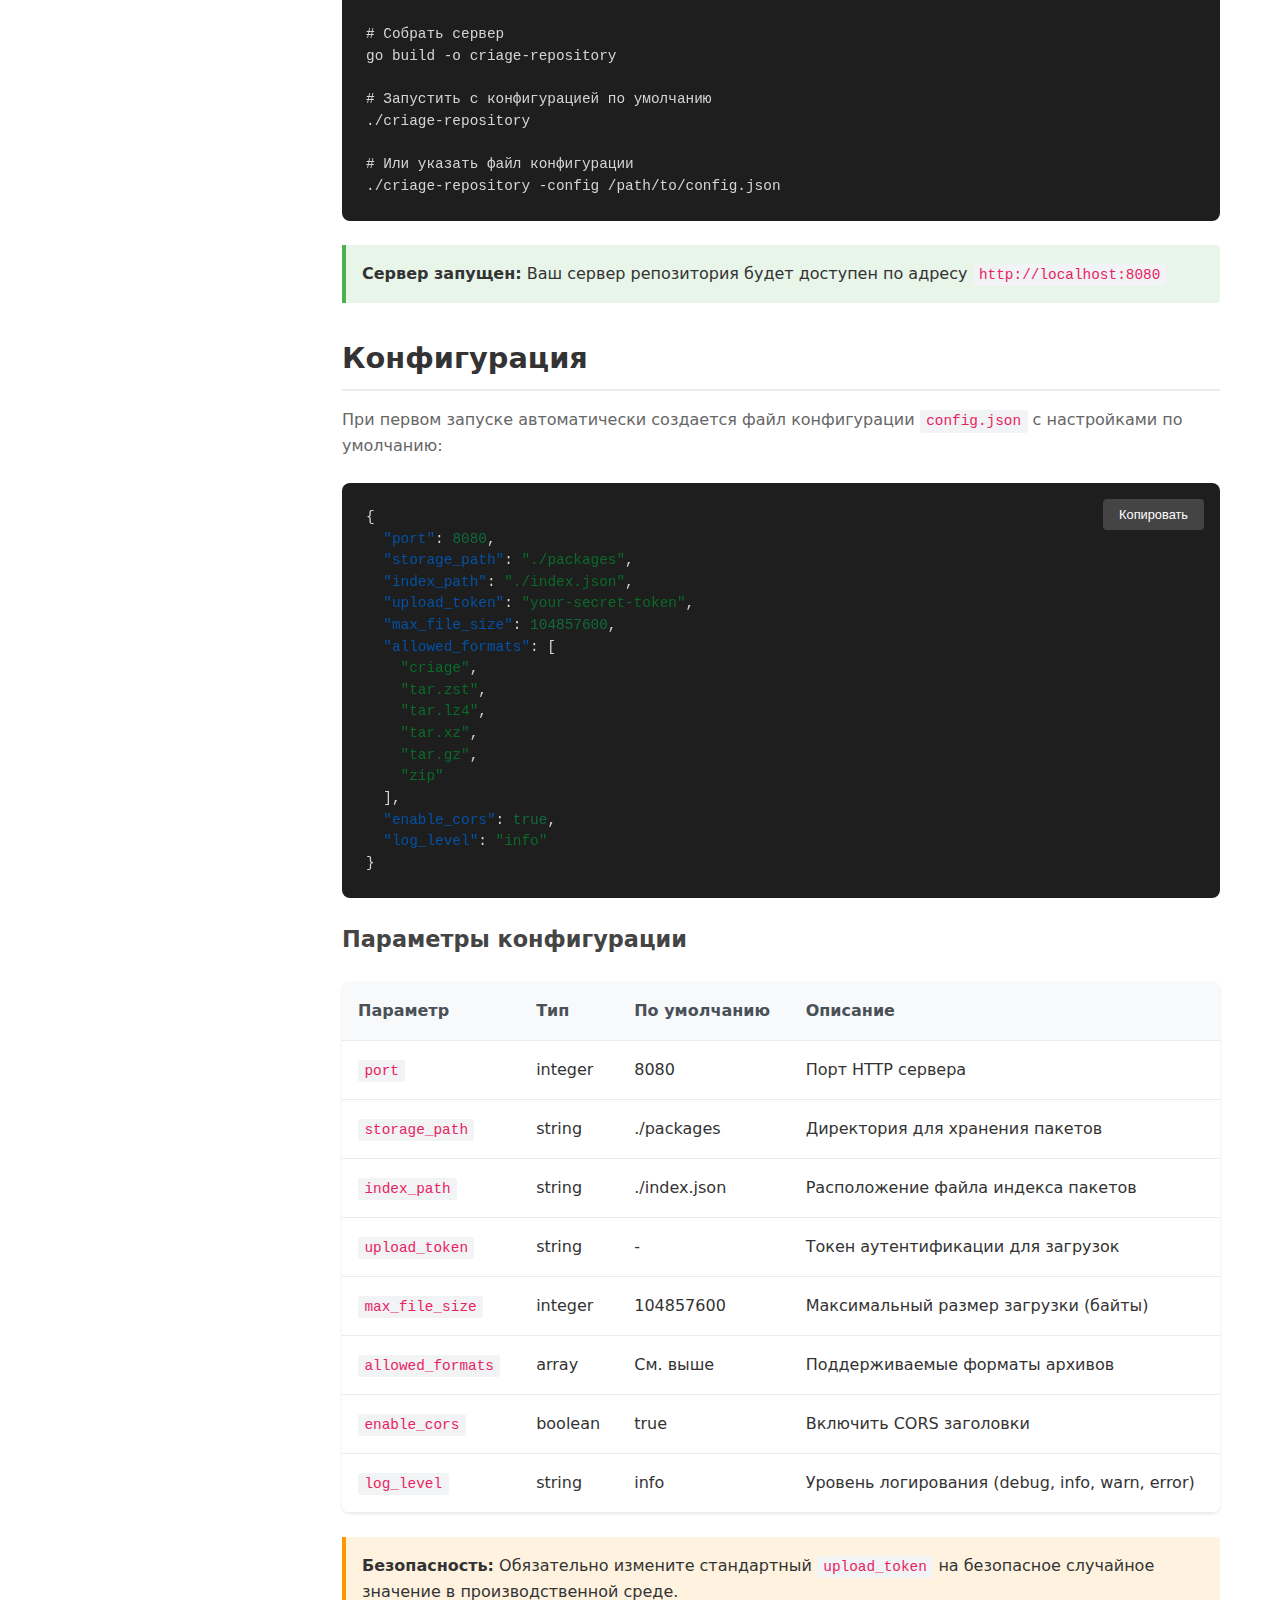
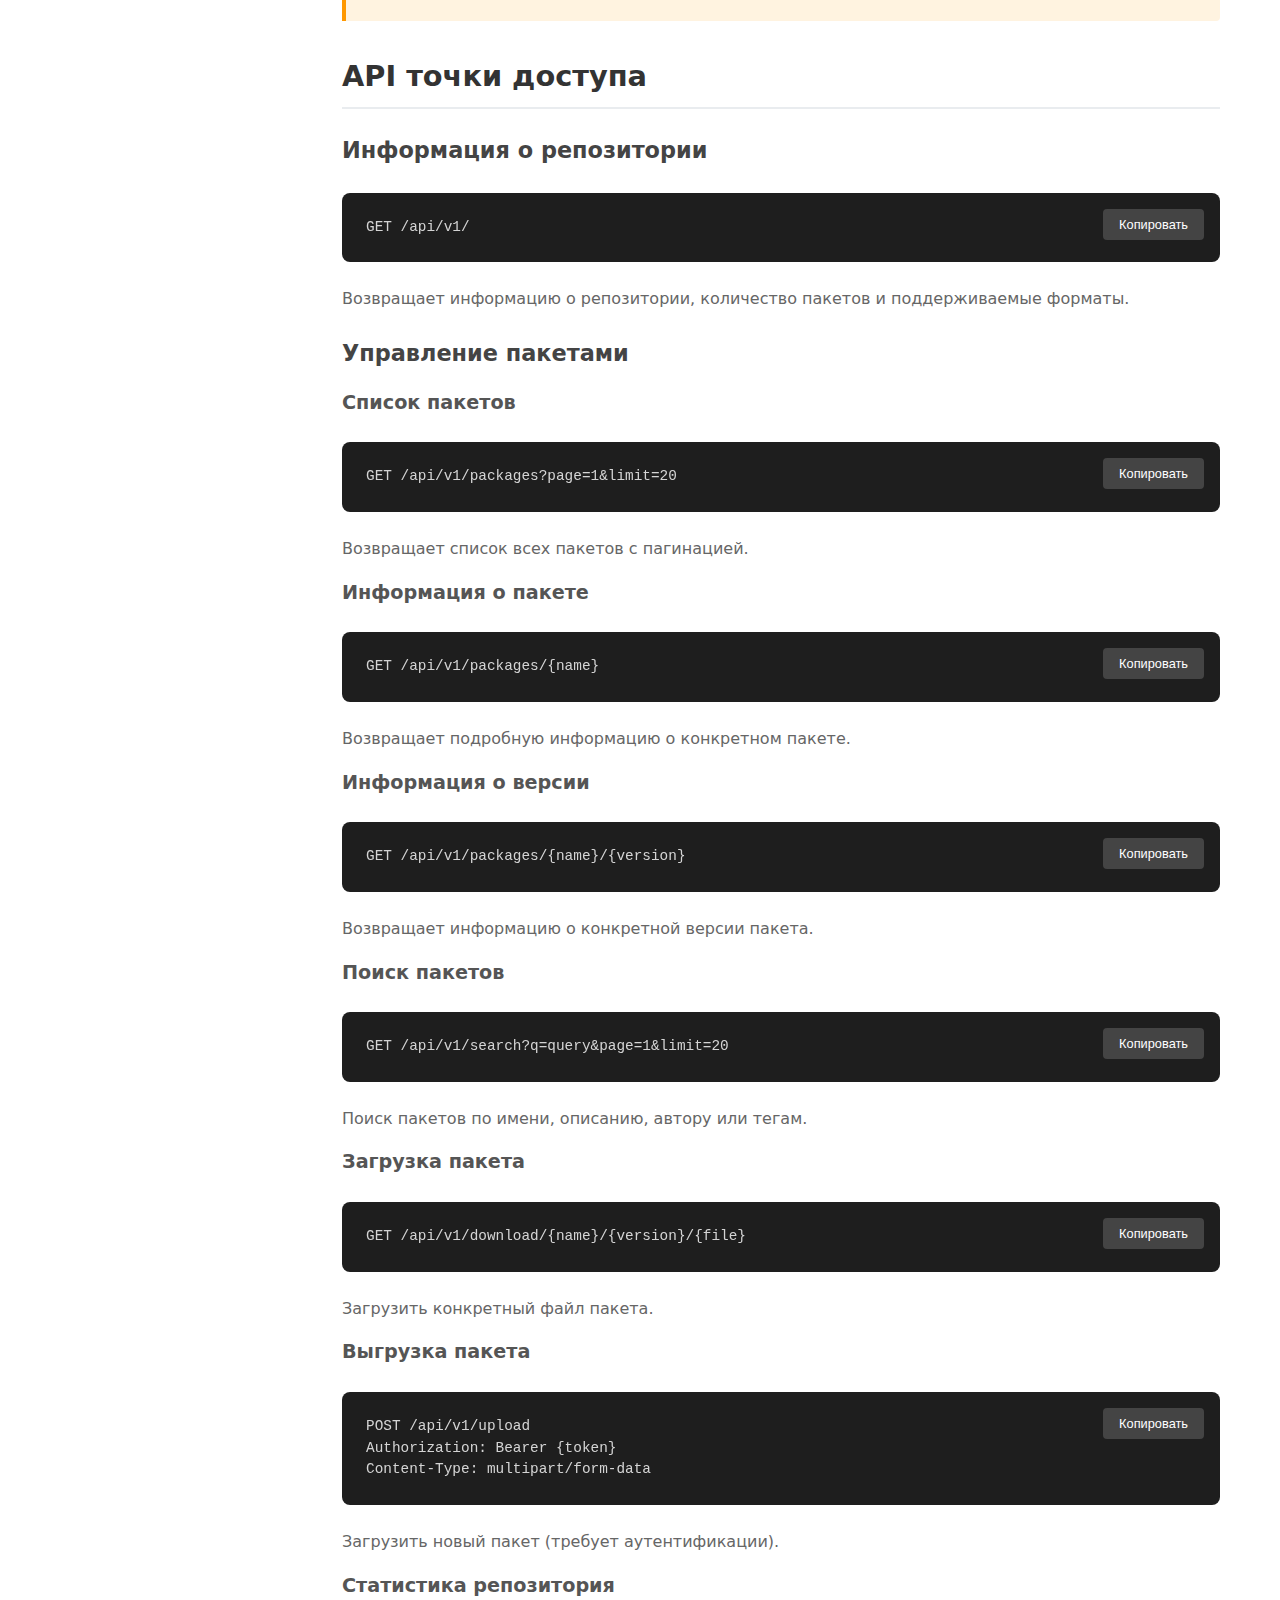
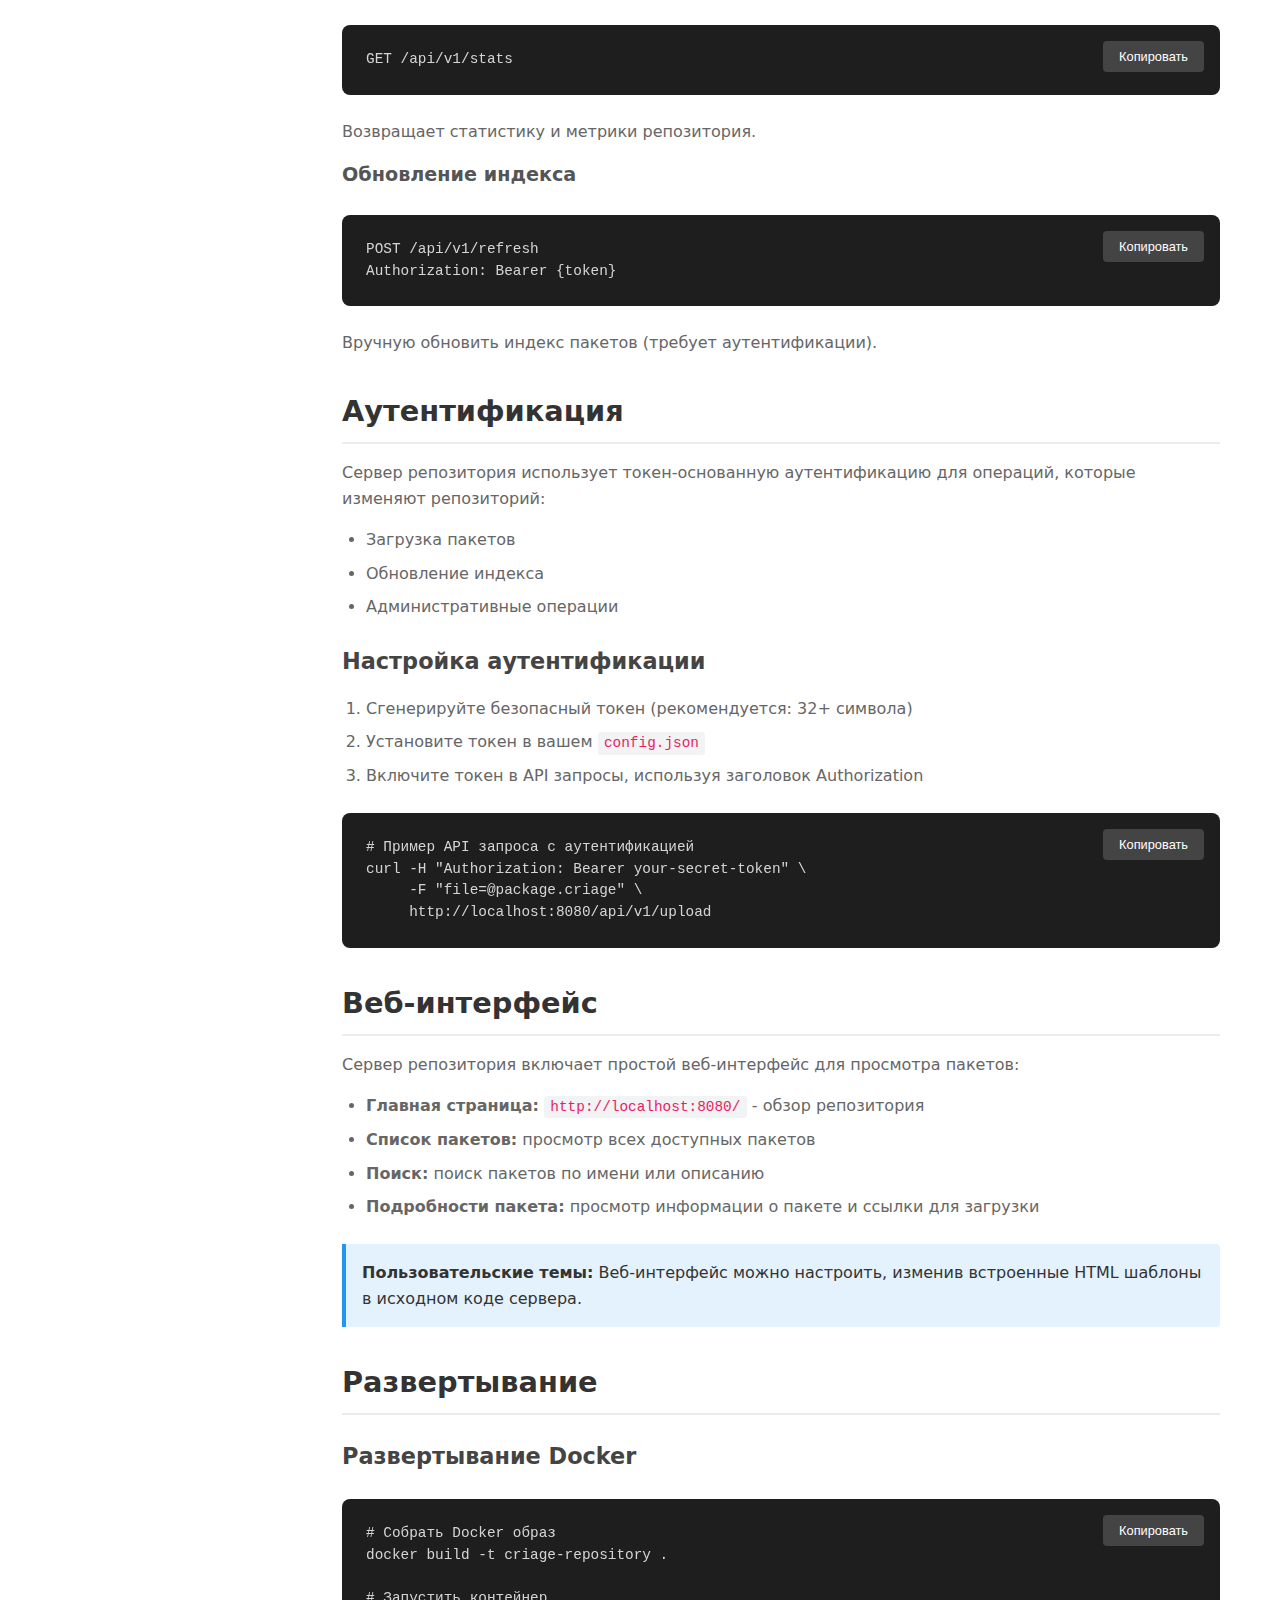
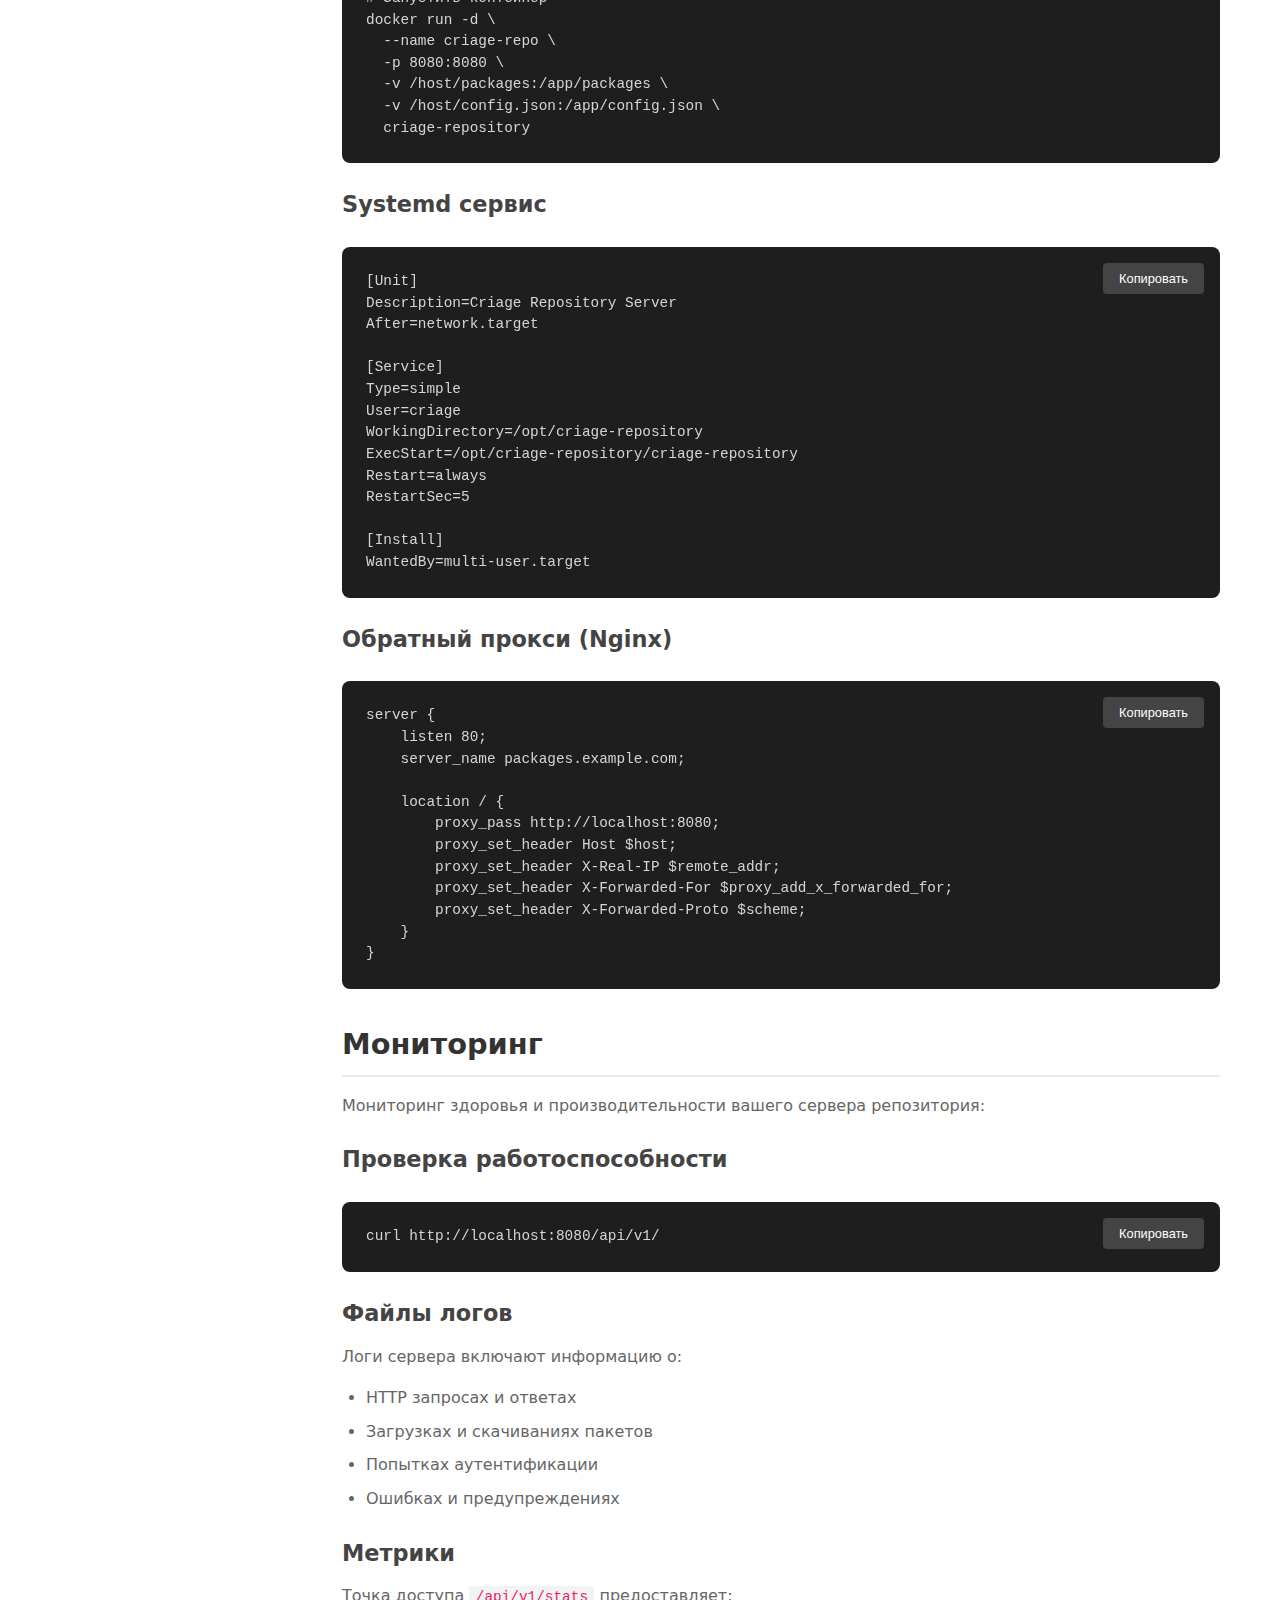
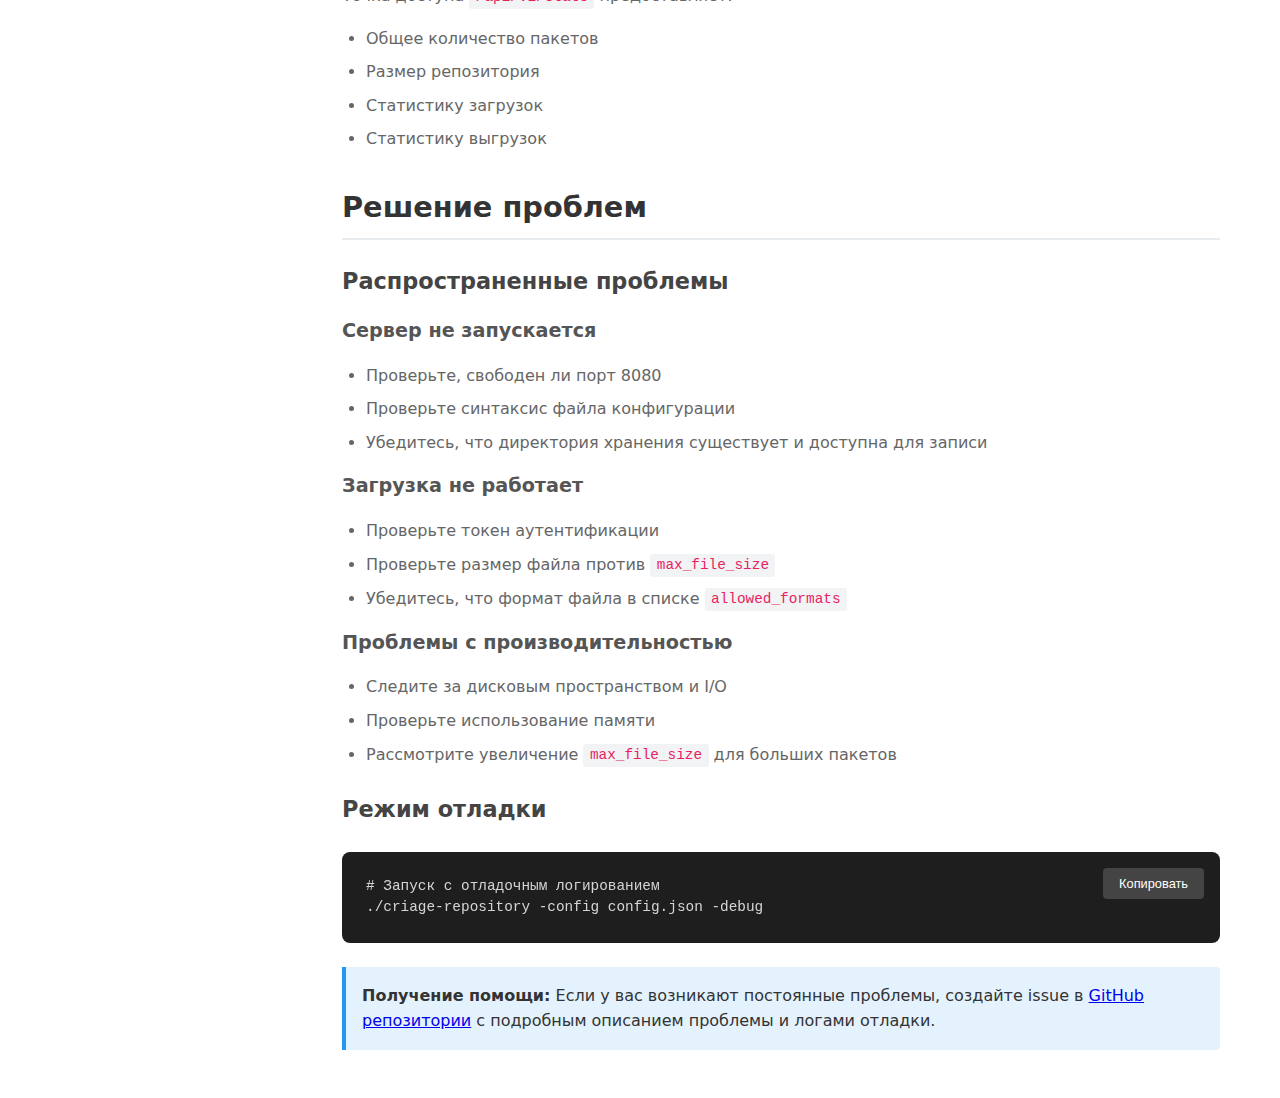
<file: docs/repository-server_ru.html>
<!DOCTYPE html>
<html lang="ru">

<head>
    <meta charset="UTF-8">
    <meta name="viewport" content="width=device-width, initial-scale=1.0">
    <title>Сервер репозитория - Criage</title>
    <meta name="description" content="Сервер репозитория Criage - установка, настройка и документация API для управления репозиториями пакетов">
    
    <!-- SEO Meta Tags -->
    <meta name="keywords" content="criage, сервер репозитория, управление пакетами, REST API, Go, хранение пакетов">
    <meta name="author" content="Criage Team">
    <meta name="robots" content="index, follow">
    
    <!-- Open Graph Meta Tags -->
    <meta property="og:title" content="Сервер репозитория - Criage">
    <meta property="og:description" content="Установка и управление репозиториями пакетов Criage с REST API">
    <meta property="og:type" content="website">
    <meta property="og:url" content="https://criage.ru/docs/repository-server_ru.html">
    <meta property="og:image" content="https://criage.ru/docs/logo.png">
    
    <!-- Twitter Card Meta Tags -->
    <meta name="twitter:card" content="summary_large_image">
    <meta name="twitter:title" content="Сервер репозитория - Criage">
    <meta name="twitter:description" content="Установка и управление репозиториями пакетов Criage с REST API">
    <meta name="twitter:image" content="https://criage.ru/docs/logo.png">
    
    <!-- Favicon -->
    <link rel="icon" type="image/png" href="logo.png">
    
    <style>
        * {
            margin: 0;
            padding: 0;
            box-sizing: border-box;
        }

        body {
            font-family: 'Inter', 'Segoe UI', system-ui, -apple-system, sans-serif;
            line-height: 1.6;
            color: #333;
            background: #fff;
        }

        .container {
            max-width: 1200px;
            margin: 0 auto;
            padding: 0 20px;
        }

        /* Header */
        header {
            background: #fff;
            box-shadow: 0 2px 10px rgba(0, 0, 0, 0.1);
            position: sticky;
            top: 0;
            z-index: 1000;
        }

        nav {
            display: flex;
            justify-content: space-between;
            align-items: center;
            padding: 1rem 0;
        }

        .logo {
            display: flex;
            align-items: center;
            gap: 0.5rem;
            text-decoration: none;
            color: #333;
            font-weight: 600;
            font-size: 1.2rem;
        }

        .logo img {
            width: 32px;
            height: 32px;
        }

        .nav-content {
            display: flex;
            align-items: center;
            gap: 2rem;
        }

        .nav-links {
            display: flex;
            list-style: none;
            gap: 2rem;
        }

        .nav-links a {
            text-decoration: none;
            color: #666;
            font-weight: 500;
            transition: color 0.3s;
        }

        .nav-links a:hover {
            color: #0066cc;
        }

        .language-switcher {
            display: flex;
            gap: 0.5rem;
        }

        .lang-btn {
            padding: 0.25rem 0.5rem;
            text-decoration: none;
            color: #666;
            border: 1px solid #ddd;
            border-radius: 4px;
            font-size: 0.875rem;
            transition: all 0.3s;
        }

        .lang-btn.active {
            background: #0066cc;
            color: white;
            border-color: #0066cc;
        }

        /* Main Layout */
        .docs-layout {
            display: grid;
            grid-template-columns: 250px 1fr;
            gap: 2rem;
            margin: 2rem 0;
        }

        /* Sidebar */
        .sidebar {
            background: #f8f9fa;
            padding: 1.5rem;
            border-radius: 8px;
            height: fit-content;
            position: sticky;
            top: 100px;
        }

        .sidebar h3 {
            margin-bottom: 1rem;
            color: #333;
            font-size: 1.1rem;
        }

        .sidebar-nav {
            list-style: none;
        }

        .sidebar-nav li {
            margin-bottom: 0.5rem;
        }

        .sidebar-nav a {
            text-decoration: none;
            color: #666;
            padding: 0.5rem 0;
            display: block;
            transition: color 0.3s;
            font-size: 0.9rem;
        }

        .sidebar-nav a:hover,
        .sidebar-nav a.active {
            color: #0066cc;
            font-weight: 500;
        }

        /* Content */
        .docs-content {
            max-width: none;
        }

        .docs-content h1 {
            font-size: 2.5rem;
            margin-bottom: 1rem;
            color: #333;
        }

        .docs-content h2 {
            font-size: 1.8rem;
            margin: 2rem 0 1rem 0;
            color: #333;
            border-bottom: 2px solid #e9ecef;
            padding-bottom: 0.5rem;
        }

        .docs-content h3 {
            font-size: 1.4rem;
            margin: 1.5rem 0 0.75rem 0;
            color: #444;
        }

        .docs-content h4 {
            font-size: 1.2rem;
            margin: 1rem 0 0.5rem 0;
            color: #555;
        }

        .docs-content p {
            margin-bottom: 1rem;
            color: #666;
        }

        .docs-content ul, .docs-content ol {
            margin: 1rem 0;
            padding-left: 1.5rem;
        }

        .docs-content li {
            margin-bottom: 0.5rem;
            color: #666;
        }

        /* Code Blocks */
        .code-block {
            position: relative;
            margin: 1.5rem 0;
        }

        .code-block pre {
            background: #1e1e1e;
            color: #d4d4d4;
            padding: 1.5rem;
            border-radius: 8px;
            overflow-x: auto;
            font-family: 'JetBrains Mono', 'Fira Code', monospace;
            font-size: 0.9rem;
            line-height: 1.5;
        }

        .copy-btn {
            position: absolute;
            top: 1rem;
            right: 1rem;
            background: #444;
            color: white;
            border: none;
            padding: 0.5rem 1rem;
            border-radius: 4px;
            cursor: pointer;
            font-size: 0.8rem;
            transition: background 0.3s;
        }

        .copy-btn:hover {
            background: #555;
        }

        .inline-code {
            background: #f1f3f4;
            padding: 0.2rem 0.4rem;
            border-radius: 3px;
            font-family: 'JetBrains Mono', monospace;
            font-size: 0.9em;
            color: #e91e63;
        }

        /* Tables */
        table {
            width: 100%;
            border-collapse: collapse;
            margin: 1.5rem 0;
            background: white;
            box-shadow: 0 1px 3px rgba(0, 0, 0, 0.1);
            border-radius: 8px;
            overflow: hidden;
        }

        th, td {
            padding: 1rem;
            text-align: left;
            border-bottom: 1px solid #e9ecef;
        }

        th {
            background: #f8f9fa;
            font-weight: 600;
            color: #495057;
        }

        tr:hover {
            background: #f8f9fa;
        }

        /* Notes and Alerts */
        .note {
            background: #e3f2fd;
            border-left: 4px solid #2196f3;
            padding: 1rem;
            margin: 1.5rem 0;
            border-radius: 0 4px 4px 0;
        }

        .warning {
            background: #fff3e0;
            border-left: 4px solid #ff9800;
            padding: 1rem;
            margin: 1.5rem 0;
            border-radius: 0 4px 4px 0;
        }

        .success {
            background: #e8f5e9;
            border-left: 4px solid #4caf50;
            padding: 1rem;
            margin: 1.5rem 0;
            border-radius: 0 4px 4px 0;
        }

        /* Feature Grid */
        .feature-grid {
            display: grid;
            grid-template-columns: repeat(auto-fit, minmax(250px, 1fr));
            gap: 1.5rem;
            margin: 2rem 0;
        }

        .feature-card {
            background: #f8f9fa;
            padding: 1.5rem;
            border-radius: 8px;
            text-align: center;
        }

        .feature-card h4 {
            color: #0066cc;
            margin-bottom: 0.5rem;
        }

        /* Responsive */
        @media (max-width: 768px) {
            .docs-layout {
                grid-template-columns: 1fr;
            }

            .sidebar {
                position: static;
                order: 2;
            }

            .nav-content {
                flex-direction: column;
                gap: 1rem;
            }

            .nav-links {
                flex-wrap: wrap;
                gap: 1rem;
            }
        }

        /* Syntax highlighting for JSON */
        .json-key { color: #0451a5; }
        .json-string { color: #0a6b29; }
        .json-number { color: #0f6b3d; }
        .json-boolean { color: #0f6b3d; }
    </style>
</head>

<body>
    <!-- Header -->
    <header>
        <nav class="container">
            <a href="index_ru.html" class="logo">
                <img src="logo.png" alt="Criage Logo">
                Criage
            </a>
            <div class="nav-content">
                <ul class="nav-links">
                    <li><a href="index_ru.html">Главная</a></li>
                    <li><a href="docs_ru.html">Документация клиента</a></li>
                    <li><a href="repository-server_ru.html">Сервер репозитория</a></li>
                    <li><a href="mcp-server_ru.html">MCP Server</a></li>
                    <li><a href="https://github.com/criage-oss/criage-server" target="_blank">GitHub</a></li>
                </ul>
                <div class="language-switcher">
                    <a href="repository-server.html" class="lang-btn">EN</a>
                    <a href="repository-server_ru.html" class="lang-btn active">RU</a>
                </div>
            </div>
        </nav>
    </header>

    <!-- Main Content -->
    <div class="container">
        <div class="docs-layout">
            <!-- Sidebar -->
            <aside class="sidebar">
                <h3>Содержание</h3>
                <ul class="sidebar-nav">
                    <li><a href="#overview" class="active">Обзор</a></li>
                    <li><a href="#features">Возможности</a></li>
                    <li><a href="#installation">Установка</a></li>
                    <li><a href="#configuration">Конфигурация</a></li>
                    <li><a href="#api-endpoints">API точки доступа</a></li>
                    <li><a href="#authentication">Аутентификация</a></li>
                    <li><a href="#web-interface">Веб-интерфейс</a></li>
                    <li><a href="#deployment">Развертывание</a></li>
                    <li><a href="#monitoring">Мониторинг</a></li>
                    <li><a href="#troubleshooting">Решение проблем</a></li>
                </ul>
            </aside>

            <!-- Content -->
            <main class="docs-content">
                <h1>Сервер репозитория Criage</h1>
                <p>Полное руководство по установке и управлению серверами репозиториев пакетов Criage.</p>

                <section id="overview">
                    <h2>Обзор</h2>
                    <p>Сервер репозитория Criage - это легковесный, высокопроизводительный HTTP-сервер, предназначенный для хранения и управления репозиториями пакетов. Он предоставляет REST API для операций с пакетами и простой веб-интерфейс для просмотра пакетов.</p>
                    
                    <div class="note">
                        <strong>Ключевые преимущества:</strong> Самостоятельное управление пакетами, полный контроль над вашими пакетами, легкая интеграция с CI/CD конвейерами и поддержка нескольких форматов архивов.
                    </div>
                </section>

                <section id="features">
                    <h2>Возможности</h2>
                    <div class="feature-grid">
                        <div class="feature-card">
                            <h4>📦 Хранение пакетов</h4>
                            <p>Автоматическая индексация и организация загруженных пакетов</p>
                        </div>
                        <div class="feature-card">
                            <h4>🔍 Поиск пакетов</h4>
                            <p>Быстрый поиск по имени, описанию, автору и тегам</p>
                        </div>
                        <div class="feature-card">
                            <h4>📊 Статистика</h4>
                            <p>Отслеживание загрузок и метрики популярности пакетов</p>
                        </div>
                        <div class="feature-card">
                            <h4>🌐 REST API</h4>
                            <p>Полнофункциональный API для всех операций с пакетами</p>
                        </div>
                        <div class="feature-card">
                            <h4>🚀 Веб-интерфейс</h4>
                            <p>Простой веб-интерфейс для просмотра и управления пакетами</p>
                        </div>
                        <div class="feature-card">
                            <h4>🔒 Безопасность</h4>
                            <p>Токен-основанная аутентификация для загрузок</p>
                        </div>
                    </div>
                </section>

                <section id="installation">
                    <h2>Установка</h2>

                    <h3>Требования</h3>
                    <ul>
                        <li>Go 1.24.4 или выше</li>
                        <li>Git</li>
                        <li>Минимум 512MB RAM</li>
                        <li>Дисковое пространство для пакетов</li>
                    </ul>

                    <h3>Сборка из исходного кода</h3>
                    <div class="code-block">
                        <button class="copy-btn" onclick="copyToClipboard(this)">Копировать</button>
                        <pre># Клонировать репозиторий
git clone https://github.com/criage-oss/criage-server.git
cd criage-server

# Установить зависимости
go mod tidy

# Собрать сервер
go build -o criage-repository

# Запустить с конфигурацией по умолчанию
./criage-repository

# Или указать файл конфигурации
./criage-repository -config /path/to/config.json</pre>
                    </div>

                    <div class="success">
                        <strong>Сервер запущен:</strong> Ваш сервер репозитория будет доступен по адресу <code class="inline-code">http://localhost:8080</code>
                    </div>
                </section>

                <section id="configuration">
                    <h2>Конфигурация</h2>
                    <p>При первом запуске автоматически создается файл конфигурации <code class="inline-code">config.json</code> с настройками по умолчанию:</p>

                    <div class="code-block">
                        <button class="copy-btn" onclick="copyToClipboard(this)">Копировать</button>
                        <pre>{
  <span class="json-key">"port"</span>: <span class="json-number">8080</span>,
  <span class="json-key">"storage_path"</span>: <span class="json-string">"./packages"</span>,
  <span class="json-key">"index_path"</span>: <span class="json-string">"./index.json"</span>,
  <span class="json-key">"upload_token"</span>: <span class="json-string">"your-secret-token"</span>,
  <span class="json-key">"max_file_size"</span>: <span class="json-number">104857600</span>,
  <span class="json-key">"allowed_formats"</span>: [
    <span class="json-string">"criage"</span>,
    <span class="json-string">"tar.zst"</span>,
    <span class="json-string">"tar.lz4"</span>,
    <span class="json-string">"tar.xz"</span>,
    <span class="json-string">"tar.gz"</span>,
    <span class="json-string">"zip"</span>
  ],
  <span class="json-key">"enable_cors"</span>: <span class="json-boolean">true</span>,
  <span class="json-key">"log_level"</span>: <span class="json-string">"info"</span>
}</pre>
                    </div>

                    <h3>Параметры конфигурации</h3>
                    <table>
                        <tr>
                            <th>Параметр</th>
                            <th>Тип</th>
                            <th>По умолчанию</th>
                            <th>Описание</th>
                        </tr>
                        <tr>
                            <td><code class="inline-code">port</code></td>
                            <td>integer</td>
                            <td>8080</td>
                            <td>Порт HTTP сервера</td>
                        </tr>
                        <tr>
                            <td><code class="inline-code">storage_path</code></td>
                            <td>string</td>
                            <td>./packages</td>
                            <td>Директория для хранения пакетов</td>
                        </tr>
                        <tr>
                            <td><code class="inline-code">index_path</code></td>
                            <td>string</td>
                            <td>./index.json</td>
                            <td>Расположение файла индекса пакетов</td>
                        </tr>
                        <tr>
                            <td><code class="inline-code">upload_token</code></td>
                            <td>string</td>
                            <td>-</td>
                            <td>Токен аутентификации для загрузок</td>
                        </tr>
                        <tr>
                            <td><code class="inline-code">max_file_size</code></td>
                            <td>integer</td>
                            <td>104857600</td>
                            <td>Максимальный размер загрузки (байты)</td>
                        </tr>
                        <tr>
                            <td><code class="inline-code">allowed_formats</code></td>
                            <td>array</td>
                            <td>См. выше</td>
                            <td>Поддерживаемые форматы архивов</td>
                        </tr>
                        <tr>
                            <td><code class="inline-code">enable_cors</code></td>
                            <td>boolean</td>
                            <td>true</td>
                            <td>Включить CORS заголовки</td>
                        </tr>
                        <tr>
                            <td><code class="inline-code">log_level</code></td>
                            <td>string</td>
                            <td>info</td>
                            <td>Уровень логирования (debug, info, warn, error)</td>
                        </tr>
                    </table>

                    <div class="warning">
                        <strong>Безопасность:</strong> Обязательно измените стандартный <code class="inline-code">upload_token</code> на безопасное случайное значение в производственной среде.
                    </div>
                </section>

                <section id="api-endpoints">
                    <h2>API точки доступа</h2>

                    <h3>Информация о репозитории</h3>
                    <div class="code-block">
                        <button class="copy-btn" onclick="copyToClipboard(this)">Копировать</button>
                        <pre>GET /api/v1/</pre>
                    </div>
                    <p>Возвращает информацию о репозитории, количество пакетов и поддерживаемые форматы.</p>

                    <h3>Управление пакетами</h3>
                    
                    <h4>Список пакетов</h4>
                    <div class="code-block">
                        <button class="copy-btn" onclick="copyToClipboard(this)">Копировать</button>
                        <pre>GET /api/v1/packages?page=1&limit=20</pre>
                    </div>
                    <p>Возвращает список всех пакетов с пагинацией.</p>

                    <h4>Информация о пакете</h4>
                    <div class="code-block">
                        <button class="copy-btn" onclick="copyToClipboard(this)">Копировать</button>
                        <pre>GET /api/v1/packages/{name}</pre>
                    </div>
                    <p>Возвращает подробную информацию о конкретном пакете.</p>

                    <h4>Информация о версии</h4>
                    <div class="code-block">
                        <button class="copy-btn" onclick="copyToClipboard(this)">Копировать</button>
                        <pre>GET /api/v1/packages/{name}/{version}</pre>
                    </div>
                    <p>Возвращает информацию о конкретной версии пакета.</p>

                    <h4>Поиск пакетов</h4>
                    <div class="code-block">
                        <button class="copy-btn" onclick="copyToClipboard(this)">Копировать</button>
                        <pre>GET /api/v1/search?q=query&page=1&limit=20</pre>
                    </div>
                    <p>Поиск пакетов по имени, описанию, автору или тегам.</p>

                    <h4>Загрузка пакета</h4>
                    <div class="code-block">
                        <button class="copy-btn" onclick="copyToClipboard(this)">Копировать</button>
                        <pre>GET /api/v1/download/{name}/{version}/{file}</pre>
                    </div>
                    <p>Загрузить конкретный файл пакета.</p>

                    <h4>Выгрузка пакета</h4>
                    <div class="code-block">
                        <button class="copy-btn" onclick="copyToClipboard(this)">Копировать</button>
                        <pre>POST /api/v1/upload
Authorization: Bearer {token}
Content-Type: multipart/form-data</pre>
                    </div>
                    <p>Загрузить новый пакет (требует аутентификации).</p>

                    <h4>Статистика репозитория</h4>
                    <div class="code-block">
                        <button class="copy-btn" onclick="copyToClipboard(this)">Копировать</button>
                        <pre>GET /api/v1/stats</pre>
                    </div>
                    <p>Возвращает статистику и метрики репозитория.</p>

                    <h4>Обновление индекса</h4>
                    <div class="code-block">
                        <button class="copy-btn" onclick="copyToClipboard(this)">Копировать</button>
                        <pre>POST /api/v1/refresh
Authorization: Bearer {token}</pre>
                    </div>
                    <p>Вручную обновить индекс пакетов (требует аутентификации).</p>
                </section>

                <section id="authentication">
                    <h2>Аутентификация</h2>
                    <p>Сервер репозитория использует токен-основанную аутентификацию для операций, которые изменяют репозиторий:</p>

                    <ul>
                        <li>Загрузка пакетов</li>
                        <li>Обновление индекса</li>
                        <li>Административные операции</li>
                    </ul>

                    <h3>Настройка аутентификации</h3>
                    <ol>
                        <li>Сгенерируйте безопасный токен (рекомендуется: 32+ символа)</li>
                        <li>Установите токен в вашем <code class="inline-code">config.json</code></li>
                        <li>Включите токен в API запросы, используя заголовок Authorization</li>
                    </ol>

                    <div class="code-block">
                        <button class="copy-btn" onclick="copyToClipboard(this)">Копировать</button>
                        <pre># Пример API запроса с аутентификацией
curl -H "Authorization: Bearer your-secret-token" \
     -F "file=@package.criage" \
     http://localhost:8080/api/v1/upload</pre>
                    </div>
                </section>

                <section id="web-interface">
                    <h2>Веб-интерфейс</h2>
                    <p>Сервер репозитория включает простой веб-интерфейс для просмотра пакетов:</p>

                    <ul>
                        <li><strong>Главная страница:</strong> <code class="inline-code">http://localhost:8080/</code> - обзор репозитория</li>
                        <li><strong>Список пакетов:</strong> просмотр всех доступных пакетов</li>
                        <li><strong>Поиск:</strong> поиск пакетов по имени или описанию</li>
                        <li><strong>Подробности пакета:</strong> просмотр информации о пакете и ссылки для загрузки</li>
                    </ul>

                    <div class="note">
                        <strong>Пользовательские темы:</strong> Веб-интерфейс можно настроить, изменив встроенные HTML шаблоны в исходном коде сервера.
                    </div>
                </section>

                <section id="deployment">
                    <h2>Развертывание</h2>

                    <h3>Развертывание Docker</h3>
                    <div class="code-block">
                        <button class="copy-btn" onclick="copyToClipboard(this)">Копировать</button>
                        <pre># Собрать Docker образ
docker build -t criage-repository .

# Запустить контейнер
docker run -d \
  --name criage-repo \
  -p 8080:8080 \
  -v /host/packages:/app/packages \
  -v /host/config.json:/app/config.json \
  criage-repository</pre>
                    </div>

                    <h3>Systemd сервис</h3>
                    <div class="code-block">
                        <button class="copy-btn" onclick="copyToClipboard(this)">Копировать</button>
                        <pre>[Unit]
Description=Criage Repository Server
After=network.target

[Service]
Type=simple
User=criage
WorkingDirectory=/opt/criage-repository
ExecStart=/opt/criage-repository/criage-repository
Restart=always
RestartSec=5

[Install]
WantedBy=multi-user.target</pre>
                    </div>

                    <h3>Обратный прокси (Nginx)</h3>
                    <div class="code-block">
                        <button class="copy-btn" onclick="copyToClipboard(this)">Копировать</button>
                        <pre>server {
    listen 80;
    server_name packages.example.com;
    
    location / {
        proxy_pass http://localhost:8080;
        proxy_set_header Host $host;
        proxy_set_header X-Real-IP $remote_addr;
        proxy_set_header X-Forwarded-For $proxy_add_x_forwarded_for;
        proxy_set_header X-Forwarded-Proto $scheme;
    }
}</pre>
                    </div>
                </section>

                <section id="monitoring">
                    <h2>Мониторинг</h2>
                    <p>Мониторинг здоровья и производительности вашего сервера репозитория:</p>

                    <h3>Проверка работоспособности</h3>
                    <div class="code-block">
                        <button class="copy-btn" onclick="copyToClipboard(this)">Копировать</button>
                        <pre>curl http://localhost:8080/api/v1/</pre>
                    </div>

                    <h3>Файлы логов</h3>
                    <p>Логи сервера включают информацию о:</p>
                    <ul>
                        <li>HTTP запросах и ответах</li>
                        <li>Загрузках и скачиваниях пакетов</li>
                        <li>Попытках аутентификации</li>
                        <li>Ошибках и предупреждениях</li>
                    </ul>

                    <h3>Метрики</h3>
                    <p>Точка доступа <code class="inline-code">/api/v1/stats</code> предоставляет:</p>
                    <ul>
                        <li>Общее количество пакетов</li>
                        <li>Размер репозитория</li>
                        <li>Статистику загрузок</li>
                        <li>Статистику выгрузок</li>
                    </ul>
                </section>

                <section id="troubleshooting">
                    <h2>Решение проблем</h2>

                    <h3>Распространенные проблемы</h3>

                    <h4>Сервер не запускается</h4>
                    <ul>
                        <li>Проверьте, свободен ли порт 8080</li>
                        <li>Проверьте синтаксис файла конфигурации</li>
                        <li>Убедитесь, что директория хранения существует и доступна для записи</li>
                    </ul>

                    <h4>Загрузка не работает</h4>
                    <ul>
                        <li>Проверьте токен аутентификации</li>
                        <li>Проверьте размер файла против <code class="inline-code">max_file_size</code></li>
                        <li>Убедитесь, что формат файла в списке <code class="inline-code">allowed_formats</code></li>
                    </ul>

                    <h4>Проблемы с производительностью</h4>
                    <ul>
                        <li>Следите за дисковым пространством и I/O</li>
                        <li>Проверьте использование памяти</li>
                        <li>Рассмотрите увеличение <code class="inline-code">max_file_size</code> для больших пакетов</li>
                    </ul>

                    <h3>Режим отладки</h3>
                    <div class="code-block">
                        <button class="copy-btn" onclick="copyToClipboard(this)">Копировать</button>
                        <pre># Запуск с отладочным логированием
./criage-repository -config config.json -debug</pre>
                    </div>

                    <div class="note">
                        <strong>Получение помощи:</strong> Если у вас возникают постоянные проблемы, создайте issue в <a
                            href="https://github.com/criage-oss/criage-server/issues" target="_blank">GitHub репозитории</a> с
                        подробным описанием проблемы и логами отладки.
                    </div>
                </section>
            </main>
        </div>
    </div>

    <script>
        function copyToClipboard(button) {
            const code = button.nextElementSibling.textContent;
            navigator.clipboard.writeText(code).then(() => {
                const originalText = button.textContent;
                button.textContent = 'Скопировано!';
                button.style.background = '#4caf50';
                setTimeout(() => {
                    button.textContent = originalText;
                    button.style.background = '#444';
                }, 2000);
            });
        }

        // Sidebar navigation
        document.addEventListener('DOMContentLoaded', function () {
            const sections = document.querySelectorAll('section[id]');
            const navLinks = document.querySelectorAll('.sidebar-nav a');

            function updateActiveLink() {
                let current = '';
                sections.forEach(section => {
                    const sectionTop = section.offsetTop;
                    const sectionHeight = section.clientHeight;
                    if (pageYOffset >= sectionTop - 200) {
                        current = section.getAttribute('id');
                    }
                });

                navLinks.forEach(link => {
                    link.classList.remove('active');
                    if (link.getAttribute('href') === '#' + current) {
                        link.classList.add('active');
                    }
                });
            }

            window.addEventListener('scroll', updateActiveLink);
        });
    </script>
</body>

</html>
</file>
<file: docs/navigation-styles.css>
/**
 * Универсальные стили навигации для всех страниц Criage
 * Подключайте этот файл на все страницы документации
 */

/* Логотип */
.logo {
    display: flex !important;
    align-items: center !important;
    gap: 0.75rem !important;
    text-decoration: none !important;
    color: var(--text-primary, #1e293b) !important;
    font-size: 1.5rem !important;
    font-weight: 700 !important;
    transition: opacity 0.2s ease !important;
    padding: 0.5rem 0 !important;
}

.logo:hover {
    opacity: 0.8 !important;
}

.logo img {
    width: 36px !important;
    height: 36px !important;
    object-fit: contain !important;
    display: block !important;
}

.logo-text {
    font-family: 'Inter', -apple-system, BlinkMacSystemFont, 'Segoe UI', sans-serif !important;
    font-size: 1.5rem !important;
    font-weight: 700 !important;
    color: var(--text-primary, #1e293b) !important;
    line-height: 1 !important;
}

/* Навигационные ссылки */
.nav-link {
    display: inline-flex !important;
    align-items: center !important;
    gap: 0.5rem !important;
    color: var(--text-secondary, #64748b) !important;
    text-decoration: none !important;
    font-weight: 500 !important;
    padding: 0.625rem 0.875rem !important;
    border-radius: 6px !important;
    transition: all 0.2s ease !important;
    position: relative !important;
    background: transparent !important;
    font-size: 0.95rem !important;
    white-space: nowrap !important;
}

.nav-link:hover {
    color: var(--primary-color, #2563eb) !important;
    background: rgba(37, 99, 235, 0.1) !important;
    transform: none !important;
}

.nav-link.active {
    color: white !important;
    background: var(--primary-color, #2563eb) !important;
    font-weight: 600 !important;
}

.nav-link.active:hover {
    background: #1d4ed8 !important;
    color: white !important;
}

/* Убираем подчеркивание для активной ссылки */
.nav-link.active::after {
    display: none !important;
}

/* GitHub ссылка */
.github-link {
    background: var(--text-primary, #1e293b) !important;
    color: white !important;
    font-weight: 600 !important;
}

.github-link:hover {
    background: var(--primary-color, #2563eb) !important;
    color: white !important;
    transform: translateY(-1px) !important;
    box-shadow: 0 4px 12px rgba(37, 99, 235, 0.3) !important;
}

.github-link svg {
    width: 16px !important;
    height: 16px !important;
}

/* Контейнер */
.container {
    max-width: 1200px !important;
    margin: 0 auto !important;
    padding: 0 20px !important;
}

/* Список навигации */
.nav-links {
    display: flex !important;
    gap: 0.25rem !important;
    list-style: none !important;
    align-items: center !important;
    margin: 0 !important;
    padding: 0 !important;
}

/* Заголовок сайта */
header {
    background: rgba(255, 255, 255, 0.95) !important;
    backdrop-filter: blur(10px) !important;
    border-bottom: 1px solid var(--border, #e2e8f0) !important;
    box-shadow: 0 2px 8px rgba(0, 0, 0, 0.1) !important;
    position: sticky !important;
    top: 0 !important;
    z-index: 1000 !important;
}

nav {
    display: flex !important;
    align-items: center !important;
    justify-content: space-between !important;
    padding: 1rem 0 !important;
}

.nav-content {
    display: flex !important;
    align-items: center !important;
    gap: 1.5rem !important;
}

/* Мобильное меню */
.mobile-menu-toggle {
    display: none !important;
    background: none !important;
    border: none !important;
    cursor: pointer !important;
    padding: 0.5rem !important;
    border-radius: 6px !important;
    transition: background 0.2s !important;
}

.mobile-menu-toggle:hover {
    background: var(--surface, #f8fafc) !important;
}

.mobile-menu-toggle svg {
    width: 24px !important;
    height: 24px !important;
    color: var(--text-primary, #1e293b) !important;
}

.mobile-nav {
    display: none !important;
    position: absolute !important;
    top: 100% !important;
    left: 0 !important;
    right: 0 !important;
    background: white !important;
    border-top: 1px solid var(--border, #e2e8f0) !important;
    box-shadow: var(--shadow, 0 4px 6px -1px rgba(0, 0, 0, 0.1)) !important;
    padding: 1rem !important;
    z-index: 50 !important;
}

.mobile-nav.open {
    display: block !important;
}

.mobile-nav .nav-links {
    flex-direction: column !important;
    gap: 0 !important;
    width: 100% !important;
}

.mobile-nav .nav-link {
    width: 100% !important;
    justify-content: flex-start !important;
    padding: 1rem !important;
    border-radius: 6px !important;
}

/* Языковой переключатель */
.language-switcher {
    display: flex !important;
    gap: 0.5rem !important;
    align-items: center !important;
}

.lang-btn {
    padding: 0.5rem 1rem !important;
    border: 1px solid var(--border, #e2e8f0) !important;
    background: var(--background, #ffffff) !important;
    color: var(--text-secondary, #64748b) !important;
    text-decoration: none !important;
    border-radius: 6px !important;
    font-size: 0.875rem !important;
    font-weight: 500 !important;
    transition: all 0.2s !important;
}

.lang-btn:hover,
.lang-btn.active {
    background: var(--primary-color, #2563eb) !important;
    color: white !important;
    border-color: var(--primary-color, #2563eb) !important;
}

/* Responsive */
@media (max-width: 768px) {
    .nav-links {
        display: none !important;
    }

    .mobile-menu-toggle {
        display: block !important;
    }

    .nav-content {
        gap: 1rem !important;
    }
}

/* Анимации */
@keyframes slideDown {
    from {
        opacity: 0;
        transform: translateY(-10px);
    }
    to {
        opacity: 1;
        transform: translateY(0);
    }
}

.mobile-nav.open {
    animation: slideDown 0.3s ease-out !important;
}

/* Поддержка темной темы */
@media (prefers-color-scheme: dark) {
    header {
        background: rgba(31, 41, 55, 0.95) !important;
        border-bottom-color: #374151 !important;
    }

    .mobile-nav {
        background: #1f2937 !important;
        border-top-color: #374151 !important;
    }

    .nav-link {
        color: #d1d5db !important;
    }

    .nav-link:hover,
    .nav-link.active {
        background: rgba(59, 130, 246, 0.1) !important;
        color: #3b82f6 !important;
    }

    .lang-btn {
        background: #1f2937 !important;
        border-color: #374151 !important;
        color: #d1d5db !important;
    }

    .mobile-menu-toggle:hover {
        background: #374151 !important;
    }

    .mobile-menu-toggle svg {
        color: #d1d5db !important;
    }
}

/* Доступность */
.nav-link:focus,
.lang-btn:focus,
.mobile-menu-toggle:focus {
    outline: 2px solid var(--primary-color, #2563eb) !important;
    outline-offset: 2px !important;
}

/* Предотвращение конфликтов стилей */
.nav-links li {
    margin: 0 !important;
    padding: 0 !important;
}

.nav-links a {
    /* Сброс базовых стилей ссылок */
    border: none !important;
    outline: none !important;
    box-shadow: none !important;
}

.nav-links a:not(.nav-link) {
    /* Применяем стили только к элементам с классом nav-link */
    all: revert !important;
}
</file>
<file: docs/navigation-improvements.css>
/**
 * Дополнительные улучшения навигации для Criage
 * Подключается после navigation-styles.css
 */

/* Переопределение для лучшего вида */
header {
    background: rgba(255, 255, 255, 0.98) !important;
    backdrop-filter: blur(12px) !important;
    border-bottom: 1px solid rgba(226, 232, 240, 0.8) !important;
    box-shadow: 0 1px 3px rgba(0, 0, 0, 0.05) !important;
}

/* Улучшенный логотип */
.logo {
    padding: 0.75rem 0 !important;
}

.logo img {
    width: 38px !important;
    height: 38px !important;
    border-radius: 4px !important;
}

.logo-text {
    font-size: 1.625rem !important;
    letter-spacing: -0.025em !important;
}

/* Улучшенная навигация */
.nav-links {
    gap: 0.125rem !important;
}

.nav-link {
    padding: 0.5rem 0.75rem !important;
    border-radius: 6px !important;
    font-size: 0.925rem !important;
    font-weight: 500 !important;
    letter-spacing: -0.01em !important;
    color: #64748b !important; /* Серый цвет для неактивных */
}

.nav-link:hover {
    background: rgba(37, 99, 235, 0.08) !important;
    color: var(--primary-color, #2563eb) !important;
    transform: none !important;
}

.nav-link.active {
    background: var(--primary-color, #2563eb) !important; /* Синий фон для активной */
    color: white !important; /* Белый текст */
    font-weight: 600 !important;
}

.nav-link.active:hover {
    background: #1d4ed8 !important; /* Темнее синий при hover на активной */
    color: white !important;
}

/* GitHub ссылка */
.github-link {
    background: #24292f !important;
    color: white !important;
    margin-left: 0.5rem !important;
}

.github-link:hover {
    background: var(--primary-color, #2563eb) !important;
    transform: none !important;
}

/* Языковой переключатель */
.language-switcher {
    margin-left: 0.5rem !important;
}

.lang-btn {
    padding: 0.5rem 0.75rem !important;
    font-size: 0.875rem !important;
    font-weight: 600 !important;
    border-radius: 6px !important;
}

/* Мобильное меню */
.mobile-menu-toggle {
    padding: 0.5rem !important;
}

.mobile-nav {
    backdrop-filter: blur(12px) !important;
    background: rgba(255, 255, 255, 0.98) !important;
}

/* Responsive улучшения */
@media (max-width: 768px) {
    .logo-text {
        font-size: 1.5rem !important;
    }
    
    .nav-content {
        gap: 1rem !important;
    }
}

/* Анимации */
.nav-link,
.lang-btn,
.github-link {
    transition: all 0.15s cubic-bezier(0.4, 0, 0.2, 1) !important;
}

/* Улучшенные focus состояния */
.nav-link:focus,
.lang-btn:focus,
.mobile-menu-toggle:focus,
.logo:focus {
    outline: 2px solid var(--primary-color, #2563eb) !important;
    outline-offset: 2px !important;
}

/* Сброс стилей для конфликтов */
.nav-links li {
    margin: 0 !important;
    padding: 0 !important;
    list-style: none !important;
}

/* Плавность для всех переходов */
* {
    -webkit-font-smoothing: antialiased !important;
    -moz-osx-font-smoothing: grayscale !important;
}
</file>
